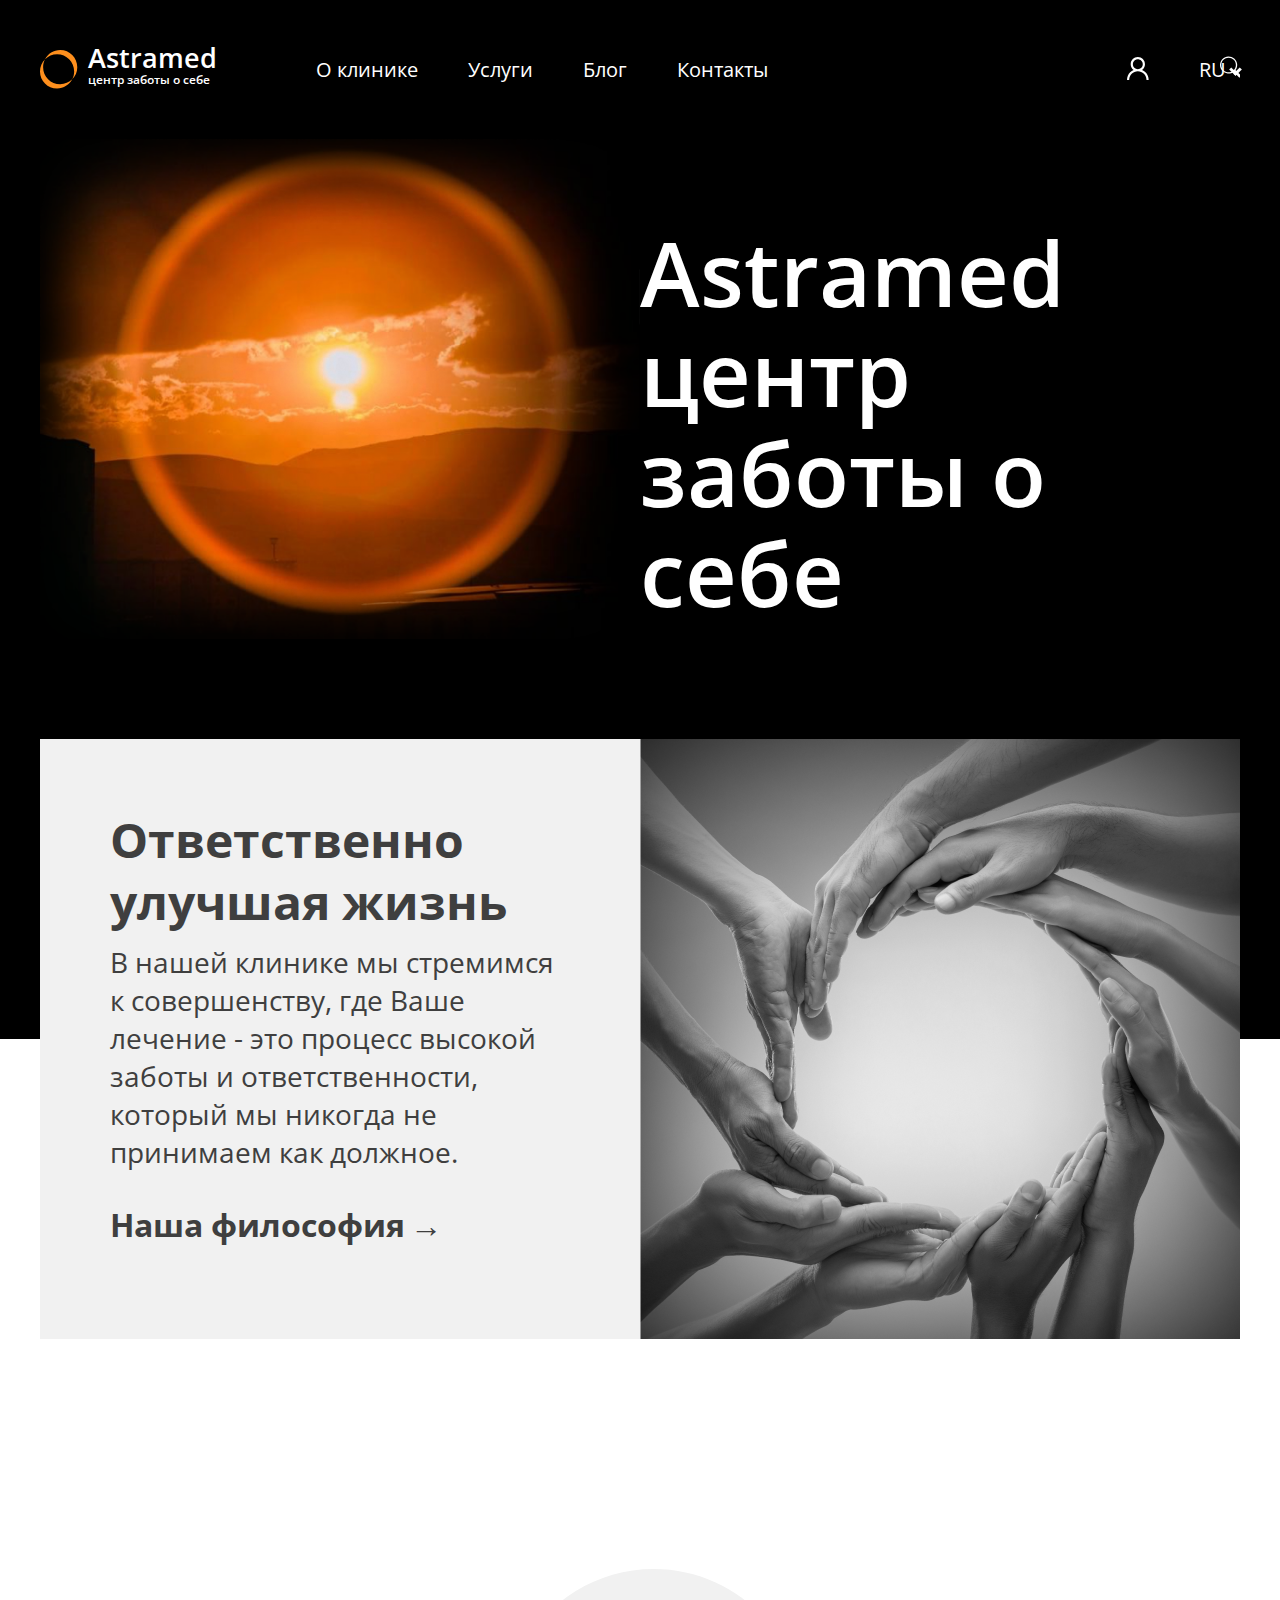
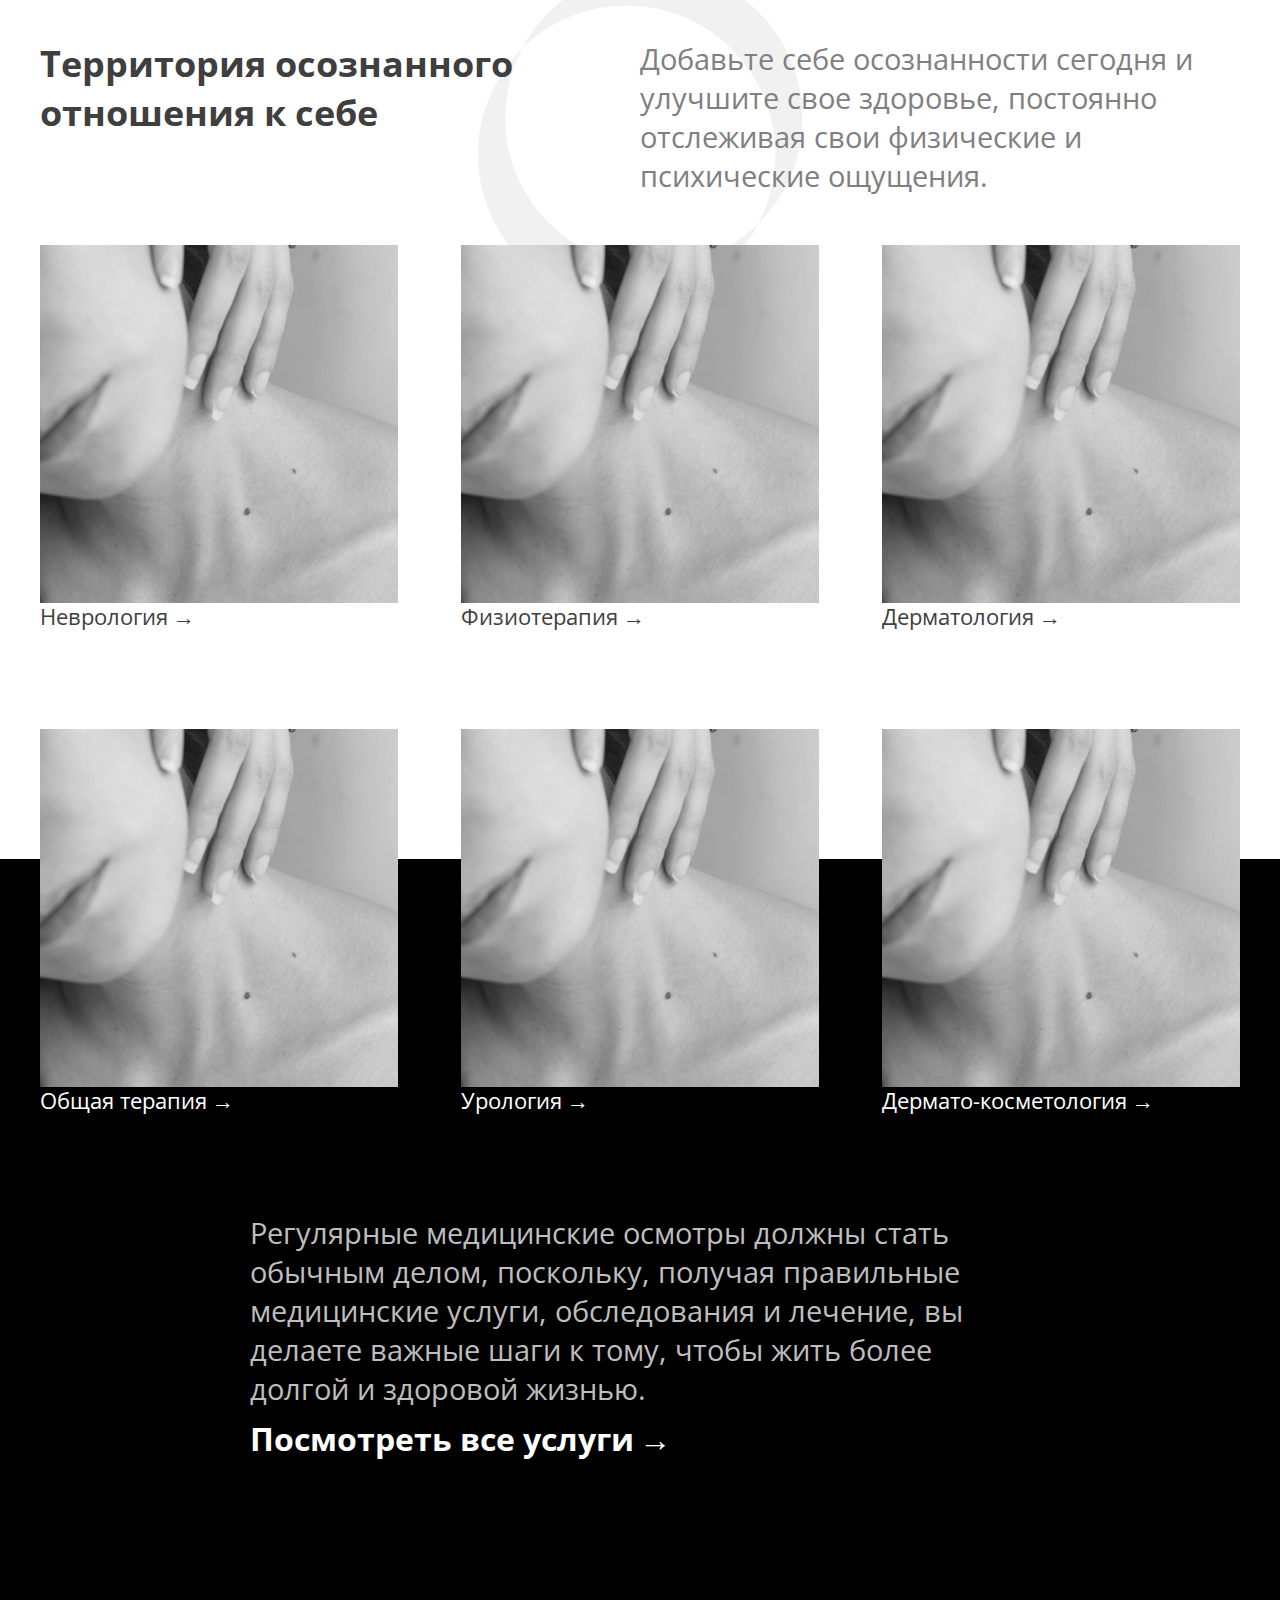
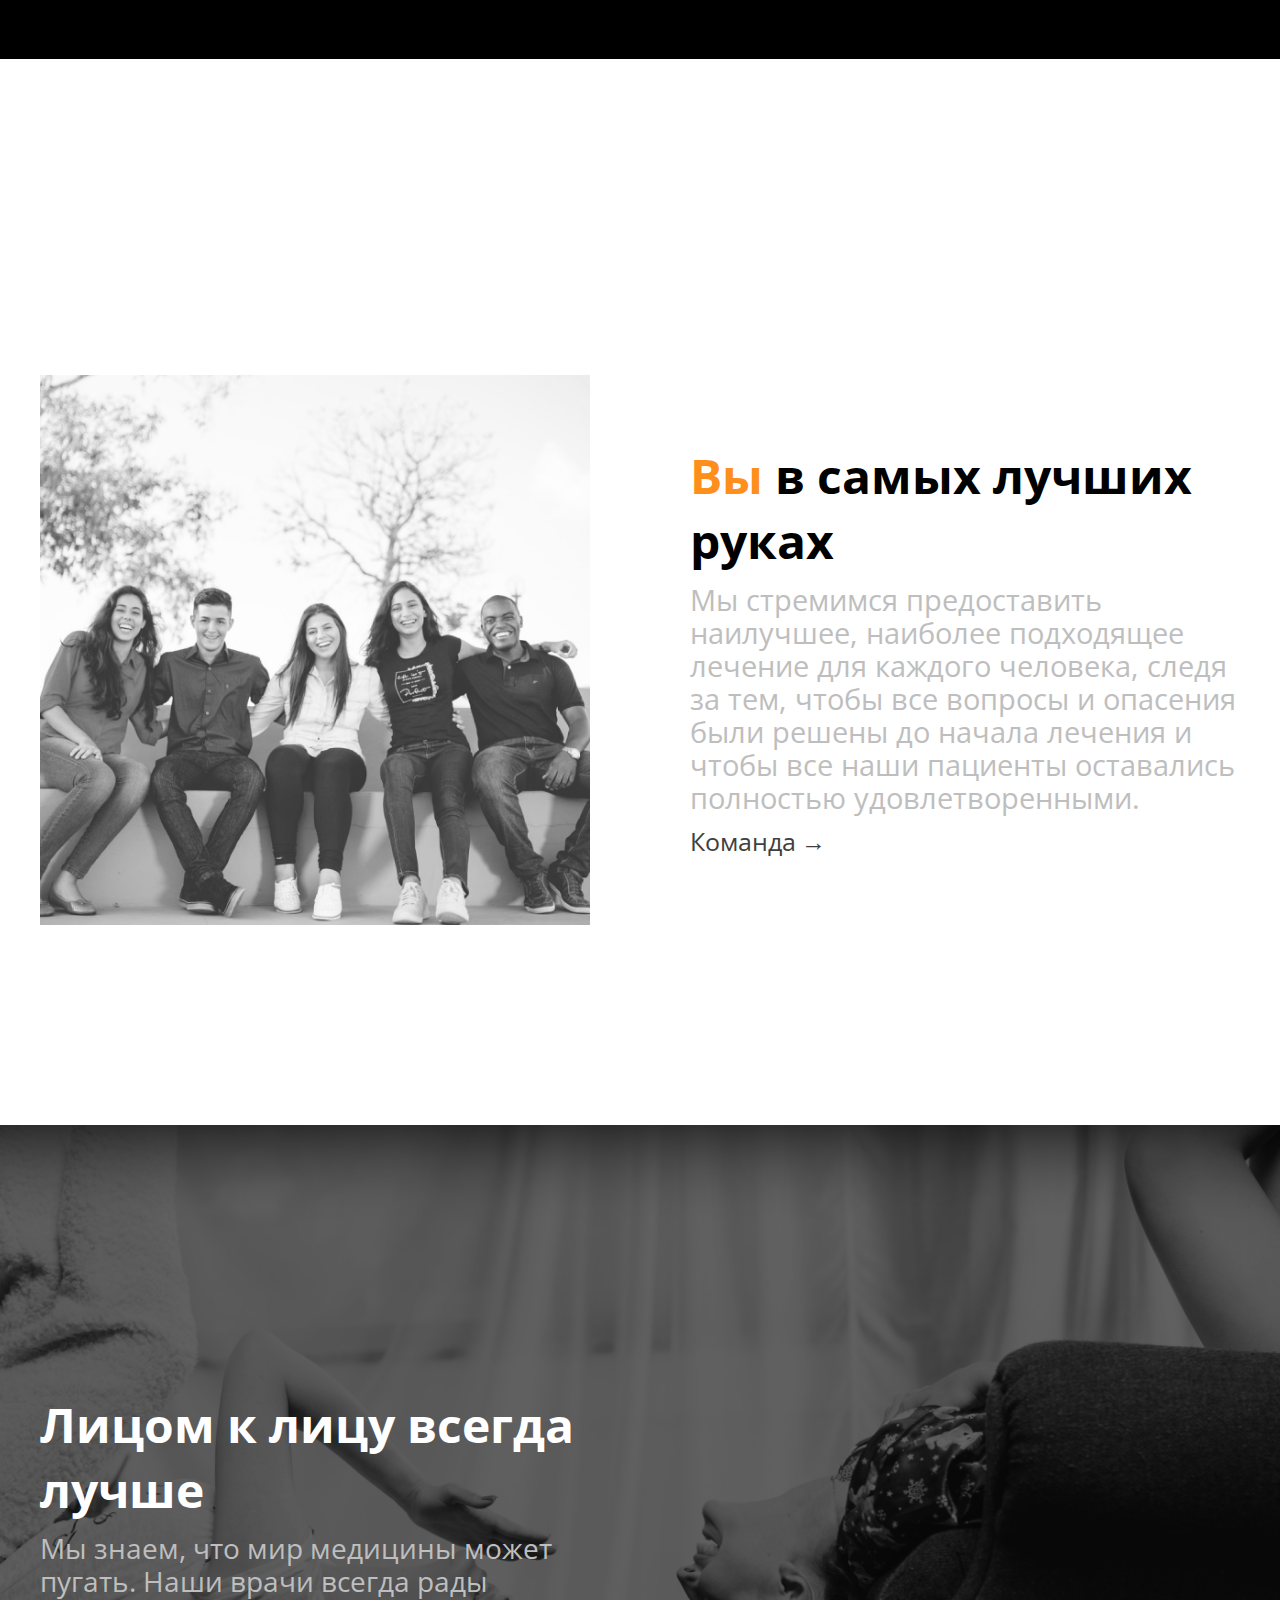
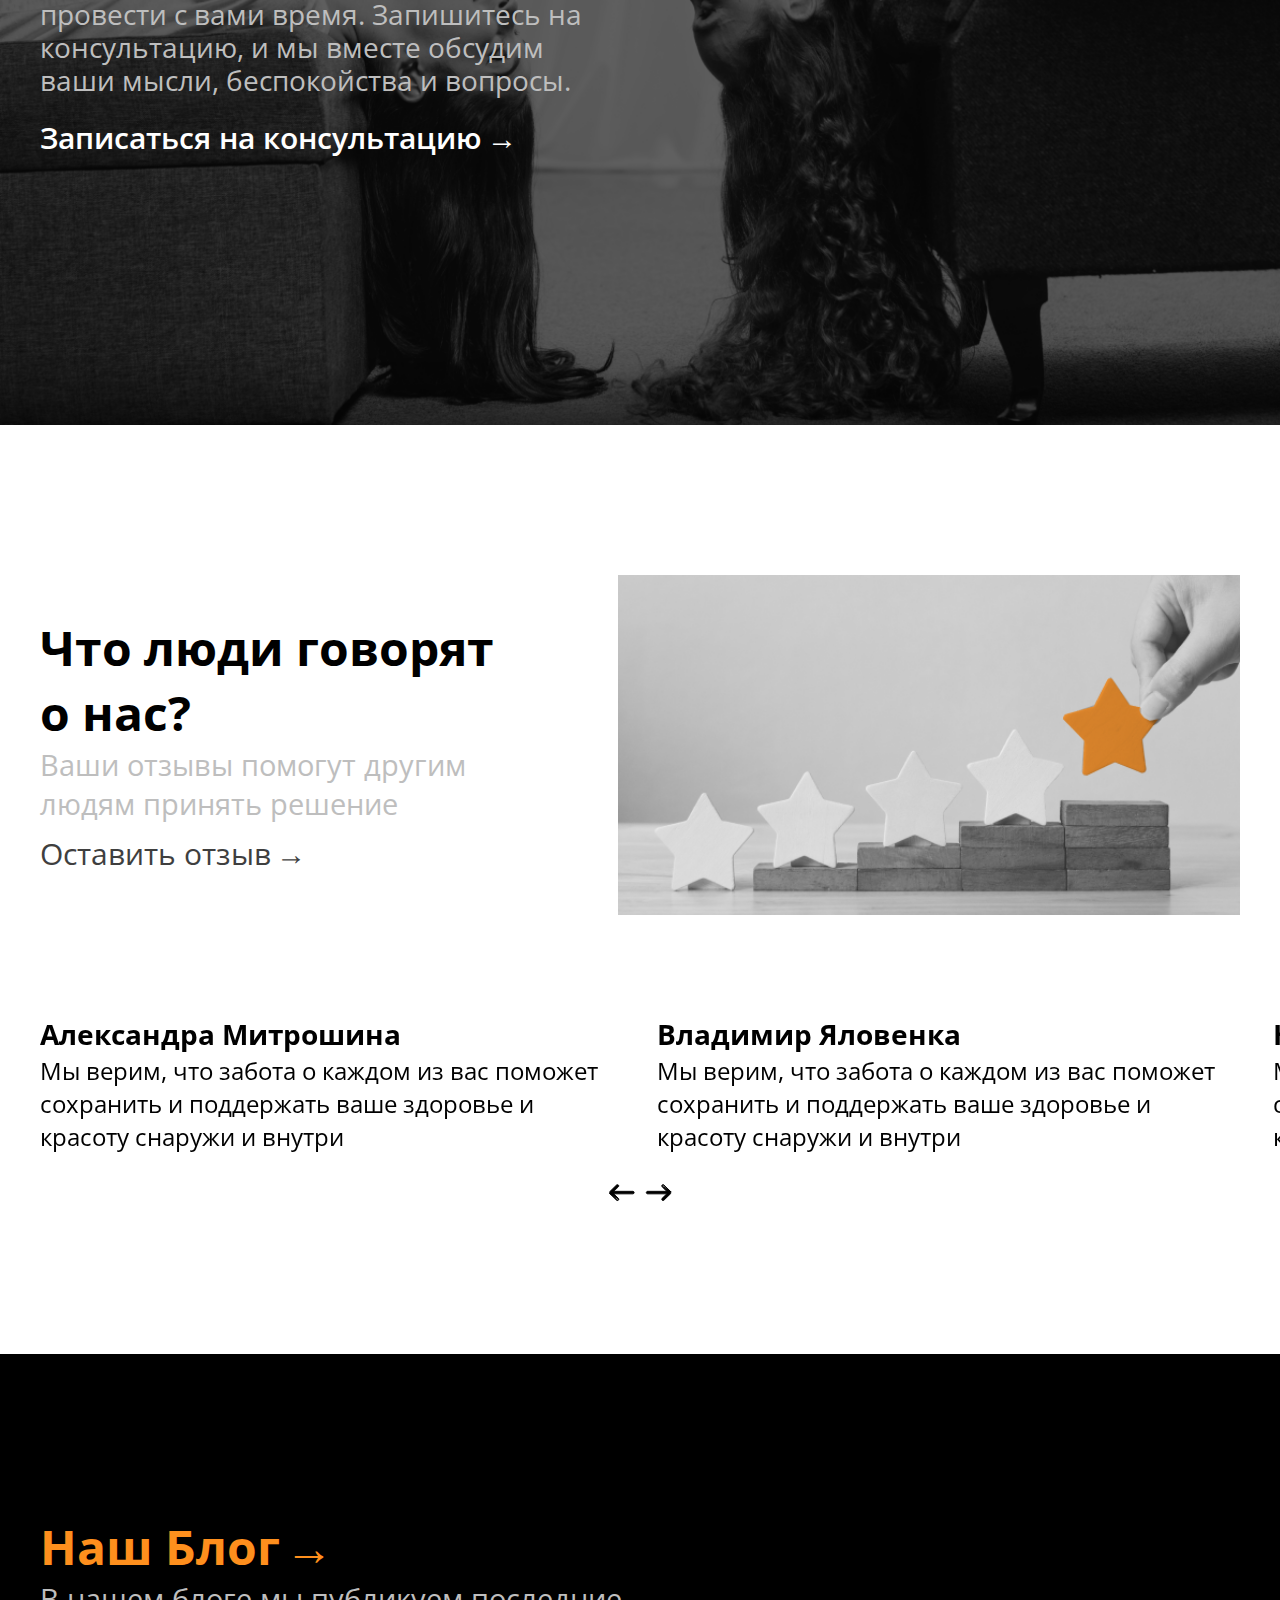
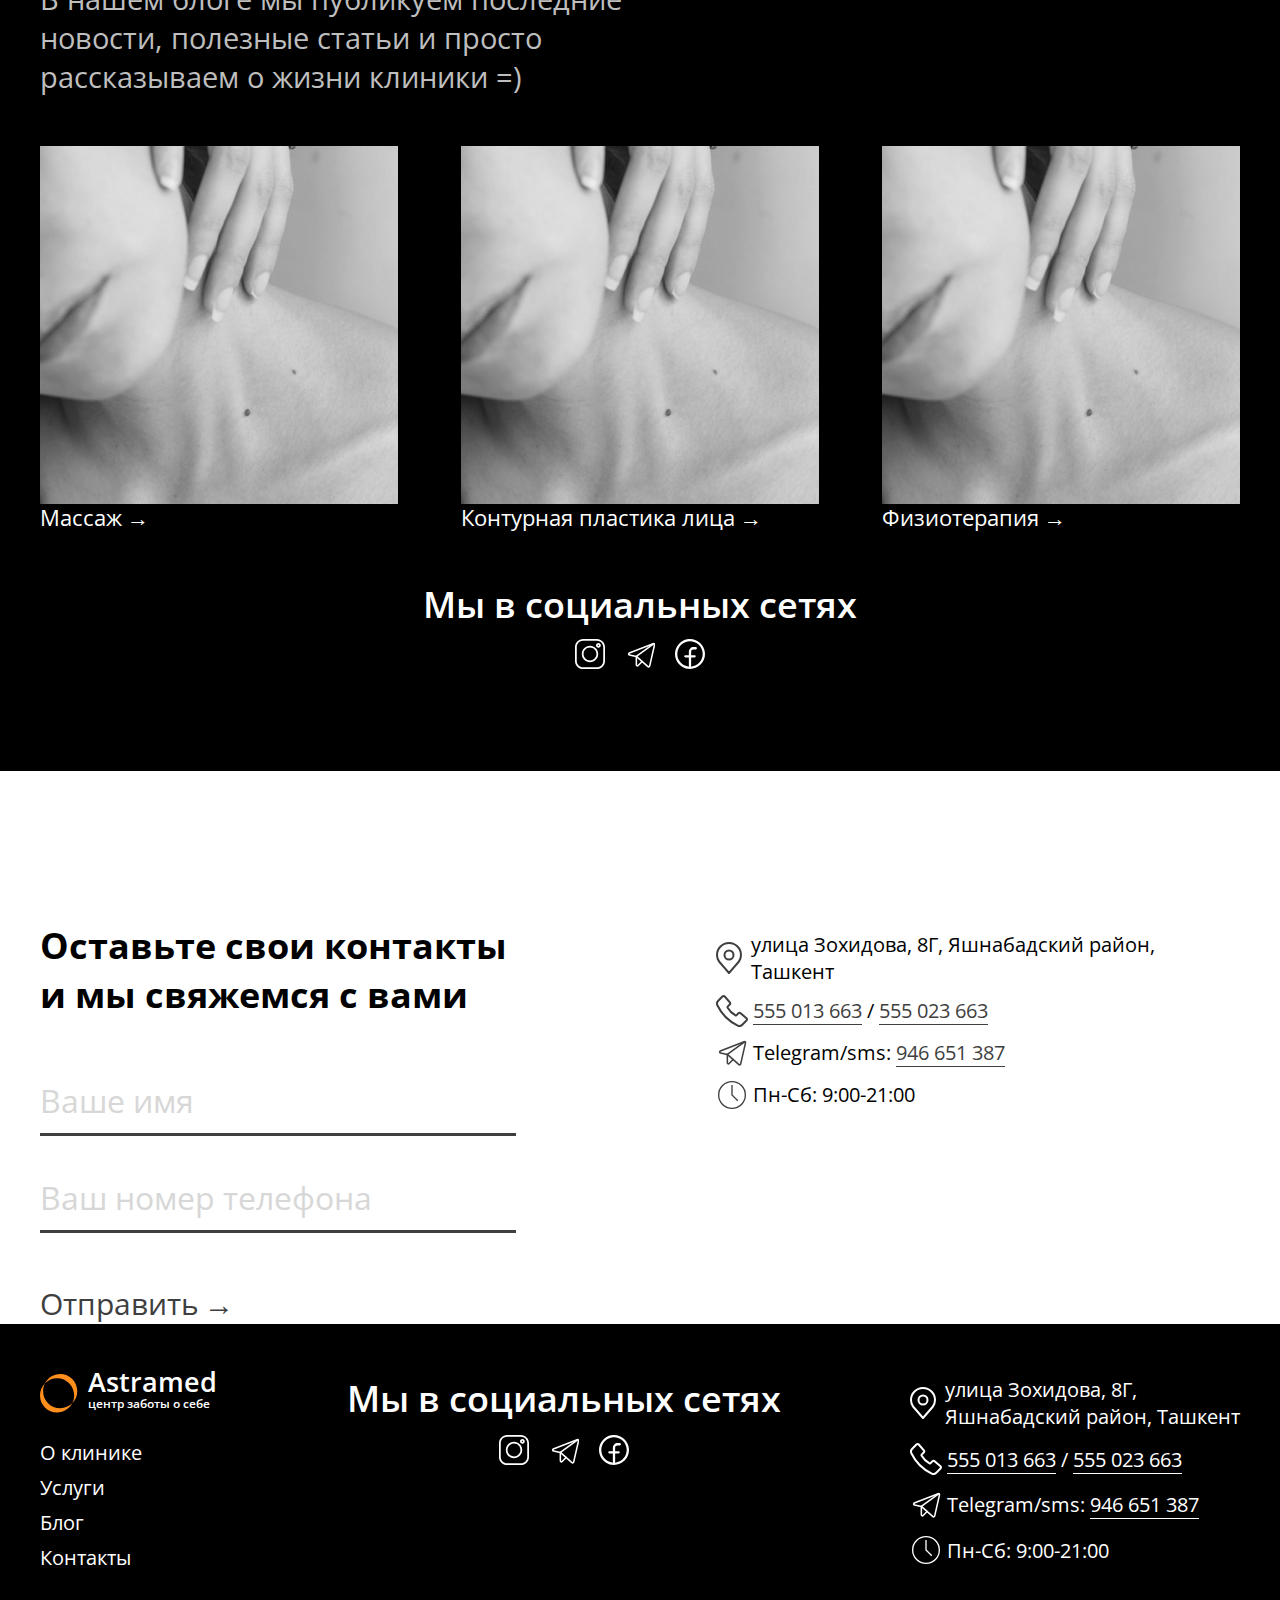
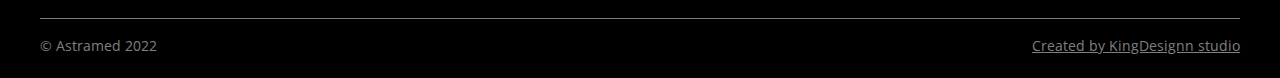
<file: index.html>
<!DOCTYPE html>
<html lang="ru">
<head>
    <meta charset="UTF-8">
    <meta http-equiv="X-UA-Compatible" content="IE=edge">
    <meta name="viewport" content="width=device-width, initial-scale=1.0">
    <title>Astramed Clinic</title>

    <link rel="stylesheet" href="https://unpkg.com/swiper/swiper-bundle.min.css"/>
    <link rel="stylesheet" href="https://cdnjs.cloudflare.com/ajax/libs/animate.css/4.1.1/animate.min.css"/>
    <link rel="stylesheet" href="css/reset.css">
    <link rel="stylesheet" href="css/main.css">
    <link rel="stylesheet" href="css/adaptive.css">
    <link rel="shortcut icon" href="img/logo.svg">
</head>
<body class="body">
    <header class="header">
        <div class="header__container container">
            <nav class="header__nav">
                <a href="/" class="header__logo logo">
                    <img src="img/logo.svg" alt="Astramed" class="logo__img img">
                    <p class="logo__text">Astramed <br> <span>центр заботы о себе</span></p>
                </a>
                <div class="header__body">
                    <ul class="menu__list" id="menu__list">
                        <li class="menu__item">
                            <a href="about.html" class="header__link header__link">О клинике</a>
                        </li>
                        <li class="menu__item">
                            <a href="services.html" class="header__link">Услуги</a>
                        </li>
                        <li class="menu__item">
                            <a href="blog.html" class="header__link">Блог</a>
                        </li>
                        <li class="menu__item">
                            <a href="contacts.html" class="header__link">Контакты</a>
                        </li>
                    </ul>
                    <ul class="menu__icons">
                        <li class="menu__icon menu__icon-search">
                            <div class="search">
                                <svg class="search__icon svg">
                                    <use xlink:href="#search"></use>
                                </svg>
                                <div class="search__input">
                                    <input type="text" placeholder="Поиск..." id="mysearch">
                                </div>
                            </div>
                        </li>
                        <li class="menu__icon menu__profile">
                            <a href="profile.html" class="profile">
                                <svg class="profile__icon svg">
                                    <use xlink:href="#profile"></use>
                                </svg>
                            </a>
                        </li>
                        <li class="menu__icon">
                            <a href="" class="language">RU</a>
                        </li>
                    </ul>
                </div>
                <div class="menu__burger">
                    <span></span>
                </div>
            </nav>
            <div class="header__info">
                <img class="header__img img animate__animated animate__fadeIn wow" src="img/main.png" alt="Astramed sun">
                <h1 class=" header__title header__title-center animate__animated animate__fadeInUp animate__slow wow">Astramed центр заботы о себе</h1>
            </div>
        </div>
    </header>

    <section class="philosiphy">
        <div class="philosiphy__container container">
            <div class="philosiphy__text animate__animated animate__fadeInLeft animate__slow wow">
                <div>
                    <h2 class="philosiphy__title title">Ответственно улучшая жизнь</h2>
                    <p class="philosiphy__subtitle">В нашей клинике мы стремимся к совершенству, где Ваше лечение - это процесс высокой заботы и ответственности, который мы никогда не принимаем как должное.</p>
                </div>
                <a href="about.html" class="philosiphy__link link">Наша философия</a>
            </div>
            <img class="philosiphy__img img animate__animated animate__fadeInRight animate__slow wow" src="img/philosiphy.png" alt="Astramed sun">
        </div>
    </section>

    <section class="service">
        <div class="service__container container">
            <div class="service__top">
                <h2 class="service__title title">Территория осознанного отношения к себе</h2>
                <p class="service__subtitle">Добавьте себе осознанности сегодня и улучшите свое здоровье, постоянно отслеживая свои физические и психические ощущения.</p>
                <img src="img/bg_logo.svg" alt="Astramed" class="service__logo">
            </div>
            <div class="service__list">
                <div class="service__item animate__animated animate__fadeInUp animate__slow wow">
                    <a href="procedure.html" class="service__img">
                        <img src="img/service/massage.png" alt="service" class="img">
                    </a>
                    <a href="procedure.html" class="service__link link">Неврология</a>
                </div>
                <div class="service__item animate__animated animate__fadeInUp animate__slow wow">
                    <a href="therapy.html" class="service__img">
                        <img src="img/service/massage.png" alt="service" class="img">
                    </a>
                    <a href="therapy.html" class="service__link link">Физиотерапия</a>
                </div>
                <div class="service__item animate__animated animate__fadeInUp animate__slow wow">
                    <a href="procedure.html" class="service__img">
                        <img src="img/service/massage.png" alt="service" class="img">
                    </a>
                    <a href="procedure.html" class="service__link link">Дерматология</a>
                </div>
                <div class="service__item animate__animated animate__fadeInUp animate__slow wow">
                    <a href="procedure.html" class="service__img">
                        <img src="img/service/massage.png" alt="service" class="img">
                    </a> 
                    <a href="procedure.html" class="service__link link">Общая терапия</a>
                </div>
                <div class="service__item animate__animated animate__fadeInUp animate__slow wow">
                    <a href="procedure.html" class="service__img">
                        <img src="img/service/massage.png" alt="service" class="img">
                    </a>
                    <a href="procedure.html" class="service__link link">Урология</a>
                </div>
                <div class="service__item animate__animated animate__fadeInUp animate__slow wow">
                    <a href="procedure.html" class="service__img">
                        <img src="img/service/massage.png" alt="service" class="img">
                    </a>
                    <a href="procedure.html" class="service__link link">Дермато-косметология</a>
                </div>
            </div>
            <div class="service__bottom">
                <p class="service__text animate__animated animate__fadeIn animate__slow wow">Регулярные медицинские осмотры должны стать обычным делом, поскольку, получая правильные медицинские услуги, обследования и лечение, вы делаете важные шаги к тому, чтобы жить более долгой и здоровой жизнью.</p>
                <a href="services.html" class="service__bottom_link link animate__animated animate__fadeIn animate__slow wow">Посмотреть все услуги</a>
            </div>
        </div>
        <div class="service__black"></div>
    </section>

    <section class="team">
        <div class="team__container container">
            <div class="team__img">
                <img src="img/team.png" alt="Astramed team" class="img animate__animated animate__fadeInLeft animate__slow wow">
            </div>
            <div class="team__text">
                <h2 class="team__title animate__animated animate__fadeInRight animate__slow wow"> <span>Вы</span> в самых лучших руках</h2>
                <p class="team__subtitle animate__animated animate__fadeInRight animate__slow wow">Мы стремимся предоставить наилучшее, наиболее подходящее лечение для каждого человека, следя за тем, чтобы все вопросы и опасения были решены до начала лечения и чтобы все наши пациенты оставались полностью удовлетворенными.</p>
                <a href="team.html" class="team__link link animate__animated animate__fadeInUp animate__slow wow">Команда</a>
            </div>
        </div>
    </section>

    <section class="faceToFace">
        <div class="faceToFace__container container">
            <div class="faceToFace__text">
                <h2 class="faceToFace__title title animate__animated animate__fadeInLeft animate__slow wow">Лицом к лицу всегда лучше</h2>
                <p class="faceToFace__subtitle animate__animated animate__fadeInLeft animate__slow wow">Мы знаем, что мир медицины может пугать. Наши врачи всегда рады провести с вами время. Запишитесь на консультацию, и мы вместе обсудим ваши мысли, беспокойства и вопросы.</p>
                <a href="registration.html" class="faceToFace__link link animate__animated animate__fadeInLeft animate__slow wow">Записаться на консультацию</a>
            </div>
        </div>
    </section>

    <section class="feedback" >
        <div class="feedback__container container">
            <div class="feedback__top">
                <div class="feedback__text">
                    <h2 class="feedback__title animate__animated animate__fadeInLeft animate__slow wow">Что люди говорят о нас?</h2>
                    <p class="feedback__subtitle animate__animated animate__fadeInLeft animate__slow wow">Ваши отзывы помогут другим людям принять решение</p>
                    <a href="review.html" class="feedback__link link animate__animated animate__fadeInLeft animate__slow wow">Оставить отзыв</a>
                </div>
                <div class="feedback__img">
                    <img src="img/feedback.png" alt="Astramed feedback" class="img animate__animated animate__fadeInRight animate__slow wow">
                </div>
            </div>
            <div class="vlog3__carusel">
                <div class="swiper carusel__conteiner feedback__list">
                    <div class="swiper-wrapper">
                        <div class="swiper-slide">
                            <div class="vlog3__slide animate__animated animate__fadeInUp animate__slow wow">
                                <h3 class="feedback__name" >Александра Митрошина</h3>
                                <p class="feedback__feedback">Мы верим, что забота о каждом из вас поможет 
                                    сохранить и поддержать ваше здоровье и красоту снаружи и внутри</p>
                            </div>
                        </div>
                        <div class="swiper-slide">
                            <div class="vlog3__slide animate__animated animate__fadeInUp animate__slow wow">
                                <h3 class="feedback__name" >Владимир Яловенка</h3>
                                <p class="feedback__feedback">Мы верим, что забота о каждом из вас поможет 
                                    сохранить и поддержать ваше здоровье и красоту снаружи и внутри</p>
                            </div>
                        </div>
                        <div class="swiper-slide">
                            <div class="vlog3__slide animate__animated animate__fadeInUp animate__slow wow">
                                <h3 class="feedback__name" >Нуриддинова Нодира</h3>
                                <p class="feedback__feedback">Мы верим, что забота о каждом из вас поможет 
                                    сохранить и поддержать ваше здоровье и красоту снаружи и внутри</p>
                            </div>
                        </div>
                        <div class="swiper-slide">
                            <div class="vlog3__slide">
                                <h3 class="feedback__name animate__animated animate__fadeInUp animate__slow wow">Александра Митрошина</h3>
                                <p class="feedback__feedback">Мы верим, что забота о каждом из вас поможет 
                                    сохранить и поддержать ваше здоровье и красоту снаружи и внутри</p>
                            </div>
                        </div>
                        <div class="swiper-slide">
                            <div class="vlog3__slide">
                                <h3 class="feedback__name animate__animated animate__fadeInUp animate__slow wow">Студия дизайна</h3>
                                <p class="feedback__feedback">Мы верим, что забота о каждом из вас поможет 
                                    сохранить и поддержать ваше здоровье и красоту снаружи и внутри</p>
                            </div>
                        </div>
                    </div>
                </div>
                <div class="feedback__arrows">
                    <div class="prev__icon" tabindex="0" role="button" aria-label="Previous slide" aria-controls="swiper-wrapper-4fba5d552422b19a">
                        <svg width="27" height="19" viewBox="0 0 31 21" fill="none" xmlns="http://www.w3.org/2000/svg">
                            <path d="M6.59974 12.0705L28.5761 12.0705C28.9658 12.0705 29.3423 11.9201 29.6221 11.6481C29.9024 11.3757 30.0626 11.0031 30.0626 10.6115C30.0626 10.2199 29.9024 9.84729 29.6221 9.57485C29.3423 9.30289 28.9658 9.15254 28.5761 9.15254L6.59974 9.15254L11.9068 3.99576L11.9069 3.99571C12.1874 3.72304 12.3477 3.35014 12.3477 2.95821C12.3477 2.56627 12.1874 2.19337 11.9069 1.92071C11.6268 1.64852 11.25 1.49805 10.8599 1.49805C10.4699 1.49805 10.093 1.64851 9.81301 1.92071L1.93963 9.57355C1.93953 9.57365 1.93943 9.57374 1.93934 9.57384L1.93918 9.574L2.28927 9.93418C2.19761 10.023 2.12489 10.1286 2.07527 10.2448C2.02566 10.3611 2.00012 10.4857 2.00012 10.6115C2.00012 10.7373 2.02566 10.8619 2.07527 10.9782C2.12489 11.0944 2.19761 11.1999 2.28927 11.2888M6.59974 12.0705L1.93918 11.649L2.28927 11.2888M6.59974 12.0705L11.9068 17.2272L11.9069 17.2273C12.1874 17.4999 12.3477 17.8728 12.3477 18.2648C12.3477 18.6567 12.1874 19.0296 11.9069 19.3023C11.6268 19.5745 11.25 19.7249 10.8599 19.7249C10.4699 19.7249 10.093 19.5745 9.81301 19.3023L1.93963 11.6494M6.59974 12.0705L1.93963 11.6494M2.28927 11.2888L1.93963 11.6494M2.28927 11.2888L10.1631 18.9421C10.3479 19.1217 10.5986 19.2227 10.8599 19.2227C11.1213 19.2227 11.372 19.1217 11.5568 18.9421C11.7416 18.7625 11.8454 18.5188 11.8454 18.2648L1.93963 11.6494" fill="black" stroke="black" stroke-width="1.00459"></path>
                        </svg>
                    </div>
                    <div class="next__icon" tabindex="0" role="button" aria-label="Next slide" aria-controls="swiper-wrapper-4fba5d552422b19a">
                        <svg width="27" height="19" viewBox="0 0 31 21" fill="none" xmlns="http://www.w3.org/2000/svg">
                            <path d="M24.9607 9.15233H2.98436C2.59464 9.15233 2.21811 9.30267 1.93831 9.57464C1.65802 9.84707 1.49784 10.2197 1.49784 10.6113C1.49784 11.0029 1.65802 11.3755 1.93831 11.6479C2.21811 11.9199 2.59464 12.0702 2.98436 12.0702H24.9607L19.6536 17.227L19.6536 17.2271C19.373 17.4997 19.2127 17.8726 19.2127 18.2646C19.2127 18.6565 19.373 19.0294 19.6536 19.3021C19.9336 19.5743 20.3104 19.7247 20.7005 19.7247C21.0905 19.7247 21.4674 19.5743 21.7474 19.3021L29.6208 11.6492C29.6209 11.6491 29.621 11.649 29.6211 11.6489L29.6213 11.6488L29.2712 11.2886C29.3628 11.1997 29.4355 11.0942 29.4852 10.9779C29.5348 10.8617 29.5603 10.7371 29.5603 10.6113C29.5603 10.4854 29.5348 10.3608 29.4852 10.2446C29.4355 10.1284 29.3628 10.0228 29.2712 9.93396M24.9607 9.15233L29.6213 9.57378L29.2712 9.93396M24.9607 9.15233L19.6536 3.99555L19.6536 3.99549C19.373 3.72283 19.2127 3.34993 19.2127 2.95799C19.2127 2.56606 19.373 2.19316 19.6536 1.92049C19.9336 1.6483 20.3104 1.49783 20.7005 1.49783C21.0905 1.49783 21.4674 1.6483 21.7474 1.92049L29.6208 9.57334M24.9607 9.15233L29.6208 9.57334M29.2712 9.93396L29.6208 9.57334M29.2712 9.93396L21.3973 2.28068C21.2125 2.10104 20.9619 2.00012 20.7005 2.00012C20.4391 2.00012 20.1885 2.10104 20.0037 2.28068C19.8188 2.46031 19.715 2.70395 19.715 2.95799L29.6208 9.57334" fill="black" stroke="black" stroke-width="1.00459"></path>
                        </svg>   
                    </div>
                </div>
            </div>
        </div>
    </section>

    <section class="blog width100vh">
        <div class="blog__container container">
            <div class="blog__text">
                <a href="blog.html" class="blog__title link animate__animated animate__fadeInLeft animate__slow wow">Наш Блог</a>
                <p class="blog__subtitle animate__animated animate__fadeInLeft animate__slow wow">В нашем блоге мы публикуем последние новости, полезные статьи и просто рассказываем о жизни клиники =)</p>
            </div>
            <div class="blog__list">
                <div class="blog__item animate__animated animate__fadeInUp animate__slow wow">
                    <a href="post.html" class="service__img">
                        <img src="img/service/massage.png" alt="service" class="img">
                    </a>
                    <a href="post.html" class="service__link link colorWhite">Массаж</a>
                </div>
                <div class="blog__item animate__animated animate__fadeInUp animate__slow wow">
                    <a href="post.html" class="service__img">
                        <img src="img/service/massage.png" alt="service" class="img">
                    </a>
                    <a href="post.html" class="service__link link colorWhite">Контурная пластика лица</a>
                </div>
                <div class="blog__item animate__animated animate__fadeInUp animate__slow wow">
                    <a href="post.html" class="service__img">
                        <img src="img/service/massage.png" alt="service" class="img">
                    </a>
                    <a href="post.html" class="service__link link colorWhite">Физиотерапия</a>
                </div>
            </div>
            <div class="blog__social social animate__animated animate__fadeInUp animate__slow wow">
                <h3 class="social__title">Мы в социальных сетях</h3>
                <div class="social__list">
                    <div class="social__item">
                        <a href="https://www.instagram.com/astramed_clinic_uzbekistan/">
                            <svg class="instagram__icon svg">
                                <use xlink:href="#instagram"></use>
                            </svg>
                        </a>
                    </div>
                    <div class="social__item">
                        <a href="https://t.me/+998946651387" class="whiteStroke">
                            <svg class="instagram__icon svg">
                                <use xlink:href="#telegram"></use>
                            </svg> 
                        </a>
                    </div>
                    <div class="social__item">
                        <a href="https://www.facebook.com/astramedclinic2021/">
                            <svg class="instagram__icon svg">
                                <use xlink:href="#facebook"></use>
                            </svg>
                        </a>
                    </div>
                </div>
            </div>
        </div>
    </section>

    <section class="contacts">
        <div class="contacts__container container">
            <div class="contacts__form form animate__animated animate__fadeInLeft animate__slow wow">
                <h3 class="form__title">Оставьте свои контакты <br> и мы свяжемся с вами</h3>
                <input type="text" class="form__input" placeholder="Ваше имя">
                <input type="text" class="form__input" placeholder="Ваш номер телефона">
                <a href="#" action="#" class="form__button link">Отправить</a>
            </div>
            <div class="contacts__map animate__animated animate__fadeInRight animate__slow wow">
                <div class="map">
                    <script type="text/javascript" charset="utf-8" async src="https://api-maps.yandex.ru/services/constructor/1.0/js/?um=constructor%3A6106813e0c623a09fa05d0f2461b66adbe20ec7c14f4051e32ecbde722440910&amp;width=100%25&amp;height=400&amp;lang=ru_RU&amp;scroll=true" alt="Map"></script>
                </div>
                <div class="map__text">
                    <div class="map__info">
                        <svg class="location__icon svg">
                            <use xlink:href="#location"></use>
                        </svg>
                        улица Зохидова, 8Г, Яшнабадский район, Ташкент
                    </div>
                    <div class="map__info">
                        <svg class="phone__icon svg">
                            <use xlink:href="#phone"></use>
                        </svg>
                        <div class="map__info">
                            <a class="tel" href="tel: 555 013 663">555 013 663</a> / 
                            <a class="tel" href="tel: 555 023 663">555 023 663</a>
                        </div>
                    </div>
                    <div class="map__info">
                        <svg class="phone__icon svg">
                            <use xlink:href="#telegram"></use>
                        </svg> 
                            Telegram/sms: <a href="https://t.me/+998946651387">946 651 387</a>
                    </div>
                    <div class="map__info">
                        <svg class="phone__icon svg">
                            <use xlink:href="#time"></use>
                        </svg>
                        Пн-Сб: 9:00-21:00
                    </div>
                </div>
            </div>
        </div>
    </section>

    <footer class="footer">
        <div class="footer__container container">
            <nav class="footer__nav">
                <a href="/" class="header__logo logo header__logo-footer">
                    <img src="img/logo.svg" alt="Astramed" class="logo__img img">
                    <p class="logo__text">Astramed <br> <span>центр заботы о себе</span></p>
                </a>
                <ul class="menu__list-footer">
                    <li class="menu__item">
                        <a href="about.html">О клинике</a>
                    </li>
                    <li class="menu__item">
                        <a href="services.html">Услуги</a>
                    </li>
                    <li class="menu__item">
                        <a href="blog.html">Блог</a>
                    </li>
                    <li class="menu__item">
                        <a href="contacts.html">Контакты</a>
                    </li>
                </ul>
            </nav>
            <div class="blog__social social blog__social-footer">
                <h3 class="social__title social__title-footer">Мы в социальных сетях</h3>
                <div class="social__list social__list-footer">
                    <div class="social__item">
                        <a href="https://www.instagram.com/astramed_clinic_uzbekistan/">
                            <svg class="instagram__icon svg">
                                <use xlink:href="#instagram"></use>
                            </svg>
                        </a>
                    </div>
                    <div class="social__item">
                        <a href="https://t.me/+998946651387" class="whiteStroke">
                            <svg class="instagram__icon svg">
                                <use xlink:href="#telegram"></use>
                            </svg> 
                        </a>
                    </div>
                    <div class="social__item">
                        <a href="https://www.facebook.com/astramedclinic2021/">
                            <svg class="instagram__icon svg">
                                <use xlink:href="#facebook"></use>
                            </svg>
                        </a>
                    </div>
                </div>
            </div>
            <div class="map__text footer__text">
                <div class="map__info map__info-footer">
                    <svg class="location__icon svg location__icon-footer">
                        <use xlink:href="#location"></use>
                    </svg>
                    улица Зохидова, 8Г, <br> Яшнабадский район, Ташкент</div>
                <div class="map__info map__info-footer">
                    <svg class="phone__icon svg phone__icon-footer">
                        <use xlink:href="#phone"></use>
                    </svg>
                    <div class="map__info_footer menu__item colorWhite">
                        <a href="tel: 555 013 663">555 013 663</a> / 
                        <a href="tel: 555 023 663">555 023 663</a>
                    </div>
                </div>
                <div class="map__info map__info-footer">
                    <svg class="phone__icon svg phone__icon-footer">
                        <use xlink:href="#telegram"></use>
                    </svg>
                    <div class="map__info_footer menu__item colorWhite">
                        Telegram/sms: <a href="https://t.me/+998946651387">946 651 387</a>
                    </div>
                </div>
                <div class="map__info map__info-footer">
                    <svg class="phone__icon svg phone__icon-footer">
                        <use xlink:href="#time"></use>
                    </svg>
                    Пн-Сб: 9:00-21:00
                </div>
            </div>
        </div>
        <div class="footer__copyright">
            <div class="copyrighy__container container">
                <p class="copyrighy__asyramed">© Astramed 2022</p>
                <a href="https://kingdesignn.ru/" class="created__kingdesignn">Created by KingDesignn studio</a>
            </div>
        </div>
    </footer>


    <!-- Иконки -->
    <svg display="none">
        <symbol width="22" height="22" id="search" viewBox="0 0 26 25">
            <path d="M18.3502 16.1613C19.8633 14.0965 20.541 11.5366 20.2477 8.99358C19.9544 6.4506 18.7118 4.11212 16.7684 2.446C14.825 0.779875 12.3242 -0.0910236 9.76622 0.00753841C7.20828 0.1061 4.78187 1.16685 2.97244 2.97758C1.16301 4.78831 0.103993 7.21547 0.00726096 9.77348C-0.0894706 12.3315 0.783217 14.8317 2.45073 16.7739C4.11824 18.7161 6.45761 19.9571 9.0008 20.2485C11.544 20.54 14.1035 19.8605 16.1671 18.3459H16.1656C16.2125 18.4084 16.2625 18.4678 16.3187 18.5256L22.335 24.5418C22.628 24.835 23.0255 24.9999 23.44 25C23.8545 25.0001 24.2521 24.8356 24.5453 24.5426C24.8386 24.2496 25.0034 23.8521 25.0035 23.4376C25.0037 23.023 24.8391 22.6254 24.5461 22.3322L18.5299 16.316C18.474 16.2594 18.4139 16.2072 18.3502 16.1597V16.1613ZM18.7533 10.1544C18.7533 11.2831 18.531 12.4007 18.0991 13.4434C17.6672 14.4862 17.0341 15.4336 16.236 16.2317C15.4379 17.0298 14.4905 17.6629 13.4477 18.0948C12.405 18.5267 11.2874 18.749 10.1587 18.749C9.03004 18.749 7.91243 18.5267 6.86968 18.0948C5.82693 17.6629 4.87946 17.0298 4.08138 16.2317C3.28329 15.4336 2.65021 14.4862 2.21829 13.4434C1.78637 12.4007 1.56406 11.2831 1.56406 10.1544C1.56406 7.87496 2.46957 5.68888 4.08138 4.07708C5.69318 2.46527 7.87926 1.55977 10.1587 1.55977C12.4381 1.55977 14.6242 2.46527 16.236 4.07708C17.8478 5.68888 18.7533 7.87496 18.7533 10.1544Z"/>
        </symbol>
        <symbol width="22" height="23" viewBox="0 0 24 25" id="profile">
            <path d="M22.6951 20.402C22.1026 18.9987 21.2429 17.7239 20.1637 16.6489C19.0878 15.5707 17.8133 14.7111 16.4105 14.1175C16.398 14.1112 16.3854 14.108 16.3728 14.1018C18.3295 12.6884 19.6015 10.3863 19.6015 7.78894C19.6015 3.48618 16.1153 0 11.8125 0C7.50978 0 4.0236 3.48618 4.0236 7.78894C4.0236 10.3863 5.29558 12.6884 7.25224 14.1049C7.23968 14.1112 7.22712 14.1143 7.21455 14.1206C5.80752 14.7142 4.54495 15.5653 3.46141 16.652C2.38324 17.7279 1.52361 19.0024 0.930004 20.4052C0.346845 21.7784 0.0323342 23.2508 0.00349651 24.7425C0.00265824 24.776 0.00853772 24.8093 0.0207887 24.8405C0.0330396 24.8718 0.0514141 24.9002 0.0748294 24.9242C0.0982447 24.9482 0.126227 24.9673 0.157128 24.9803C0.188028 24.9933 0.221222 25 0.254753 25H2.13917C2.27737 25 2.38729 24.8901 2.39043 24.755C2.45325 22.3304 3.42686 20.0597 5.14797 18.3386C6.92875 16.5578 9.2937 15.5779 11.8125 15.5779C14.3314 15.5779 16.6963 16.5578 18.4771 18.3386C20.1982 20.0597 21.1718 22.3304 21.2347 24.755C21.2378 24.8932 21.3477 25 21.4859 25H23.3703C23.4039 25 23.4371 24.9933 23.468 24.9803C23.4989 24.9673 23.5268 24.9482 23.5503 24.9242C23.5737 24.9002 23.592 24.8718 23.6043 24.8405C23.6165 24.8093 23.6224 24.776 23.6216 24.7425C23.5902 23.2412 23.2793 21.7808 22.6951 20.402ZM11.8125 13.191C10.371 13.191 9.01418 12.6288 7.99345 11.608C6.97272 10.5873 6.41053 9.23053 6.41053 7.78894C6.41053 6.34736 6.97272 4.99058 7.99345 3.96985C9.01418 2.94912 10.371 2.38693 11.8125 2.38693C13.2541 2.38693 14.6109 2.94912 15.6316 3.96985C16.6524 4.99058 17.2146 6.34736 17.2146 7.78894C17.2146 9.23053 16.6524 10.5873 15.6316 11.608C14.6109 12.6288 13.2541 13.191 11.8125 13.191Z" fill="white"/>
        </symbol>
        <symbol width="30" height="30" viewBox="0 0 30 30" id="instagram">
            <path d="M21.8792 0H8.12071C3.64288 0 0 3.64288 0 8.12071V21.8795C0 26.3571 3.64288 29.9999 8.12071 29.9999H21.8795C26.3571 29.9999 29.9999 26.3571 29.9999 21.8795V8.12071C29.9999 3.64288 26.3571 0 21.8792 0V0ZM28.2412 21.8795C28.2412 25.3873 25.3873 28.2412 21.8792 28.2412H8.12071C4.61265 28.2412 1.75872 25.3873 1.75872 21.8795V8.12071C1.75872 4.61265 4.61265 1.75872 8.12071 1.75872H21.8795C25.3873 1.75872 28.2412 4.61265 28.2412 8.12071V21.8795Z"/>
            <path d="M15 6.79688C10.4768 6.79688 6.79712 10.4766 6.79712 14.9998C6.79712 19.5229 10.4768 23.2026 15 23.2026C19.5232 23.2026 23.2029 19.5229 23.2029 14.9998C23.2029 10.4766 19.5232 6.79688 15 6.79688ZM15 21.4439C11.4468 21.4439 8.55584 18.5531 8.55584 14.9998C8.55584 11.4466 11.4468 8.5556 15 8.5556C18.5534 8.5556 21.4442 11.4466 21.4442 14.9998C21.4442 18.5531 18.5534 21.4439 15 21.4439Z"/>
            <path d="M23.399 3.88379C22.0623 3.88379 20.9751 4.9712 20.9751 6.30764C20.9751 7.64431 22.0623 8.73173 23.399 8.73173C24.7356 8.73173 25.823 7.64431 25.823 6.30764C25.823 4.97098 24.7356 3.88379 23.399 3.88379ZM23.399 6.97277C23.0323 6.97277 22.7338 6.67431 22.7338 6.30764C22.7338 5.94075 23.0323 5.64251 23.399 5.64251C23.7658 5.64251 24.0643 5.94075 24.0643 6.30764C24.0643 6.67431 23.7658 6.97277 23.399 6.97277Z"/>
        </symbol>
        <symbol width="30" height="30" viewBox="0 0 30 30" id="facebook">
            <path d="M30 15C30 12.0333 29.1203 9.13319 27.472 6.66645C25.8238 4.19971 23.4811 2.27713 20.7403 1.14181C17.9994 0.00649927 14.9834 -0.290551 12.0736 0.288227C9.16393 0.867006 6.49119 2.29562 4.3934 4.3934C2.29562 6.49119 0.867006 9.16393 0.288227 12.0736C-0.290551 14.9834 0.00649927 17.9994 1.14181 20.7403C2.27713 23.4811 4.19971 25.8238 6.66645 27.472C9.13319 29.1203 12.0333 30 15 30C18.9771 29.9962 22.7902 28.4146 25.6024 25.6024C28.4146 22.7902 29.9962 18.9771 30 15ZM16.1538 27.6346V18.4615H19.6154C19.9214 18.4615 20.2149 18.34 20.4313 18.1236C20.6477 17.9072 20.7692 17.6137 20.7692 17.3077C20.7692 17.0017 20.6477 16.7082 20.4313 16.4918C20.2149 16.2754 19.9214 16.1538 19.6154 16.1538H16.1538V12.6923C16.1538 12.0803 16.397 11.4933 16.8298 11.0605C17.2625 10.6278 17.8495 10.3846 18.4615 10.3846H20.7692C21.0753 10.3846 21.3687 10.2631 21.5851 10.0467C21.8015 9.83028 21.9231 9.53679 21.9231 9.23077C21.9231 8.92476 21.8015 8.63127 21.5851 8.41488C21.3687 8.19849 21.0753 8.07693 20.7692 8.07693H18.4615C17.2386 8.08073 16.0669 8.56822 15.2022 9.43294C14.3374 10.2977 13.85 11.4694 13.8462 12.6923V16.1538H10.3846C10.0786 16.1538 9.78512 16.2754 9.56873 16.4918C9.35234 16.7082 9.23077 17.0017 9.23077 17.3077C9.23077 17.6137 9.35234 17.9072 9.56873 18.1236C9.78512 18.34 10.0786 18.4615 10.3846 18.4615H13.8462V27.6346C10.5935 27.3377 7.58043 25.7982 5.43381 23.3365C3.28719 20.8747 2.17223 17.6802 2.32084 14.4173C2.46946 11.1545 3.87022 8.07455 6.23175 5.81814C8.59328 3.56173 11.7338 2.30256 15 2.30256C18.2662 2.30256 21.4067 3.56173 23.7683 5.81814C26.1298 8.07455 27.5305 11.1545 27.6792 14.4173C27.8278 17.6802 26.7128 20.8747 24.5662 23.3365C22.4196 25.7982 19.4065 27.3377 16.1538 27.6346Z" fill="white"/>
        </symbol>
        <symbol width="26" height="32" viewBox="0 0 26 32" id="location" fill="none">
            <path d="M13 17.5C15.4853 17.5 17.5 15.4853 17.5 13C17.5 10.5147 15.4853 8.5 13 8.5C10.5147 8.5 8.5 10.5147 8.5 13C8.5 15.4853 10.5147 17.5 13 17.5Z" stroke-width="2" stroke-linecap="round" stroke-linejoin="round"/>
            <path d="M13 1C9.8174 1 6.76516 2.26428 4.51472 4.51472C2.26428 6.76516 1 9.8174 1 13C1 15.838 1.603 17.695 3.25 19.75L13 31L22.75 19.75C24.397 17.695 25 15.838 25 13C25 9.8174 23.7357 6.76516 21.4853 4.51472C19.2348 2.26428 16.1826 1 13 1V1Z" stroke-width="2" stroke-linecap="round" stroke-linejoin="round"/>
        </symbol>
        <symbol width="32" height="32" viewBox="0 0 32 32" id="phone" fill="none">
            <path d="M13.8306 7.36113L8.75638 1.50398C8.17142 0.82902 7.09898 0.83202 6.41952 1.51298L2.24677 5.69323C1.00485 6.93665 0.649369 8.78304 1.36783 10.2635C5.66 19.1504 12.8272 26.3276 21.7081 30.6322C23.187 31.3507 25.0319 30.9952 26.2738 29.7518L30.4856 25.5325C31.168 24.8501 31.1695 23.7716 30.4886 23.1867L24.6089 18.1395C23.994 17.6115 23.0385 17.6805 22.4221 18.2985L20.3762 20.3473C20.2715 20.4571 20.1336 20.5295 19.9837 20.5533C19.8339 20.5772 19.6804 20.5512 19.5467 20.4793C16.2026 18.5536 13.4286 15.776 11.5072 12.4293C11.4353 12.2955 11.4092 12.1417 11.4331 11.9916C11.4569 11.8415 11.5293 11.7034 11.6392 11.5984L13.6791 9.557C14.2971 8.93603 14.3645 7.97609 13.8306 7.35963V7.36113Z" stroke-width="2" stroke-linecap="round" stroke-linejoin="round"/>
        </symbol>
        <symbol id="time" width="32px" height="32px" viewBox="0 0 24 24" aria-labelledby="timeIconTitle" stroke-width="1" stroke-linecap="square" stroke-linejoin="miter" fill="none" color="#000000"><circle cx="12" cy="12" r="10"/> <polyline points="12 5 12 12 16 16"/>
        </symbol>
        <symbol id="telegram" width="32px" height="32px" viewBox="0 0 248 248" fill="none">
            <path d="M88,134.9,177.9,214a8,8,0,0,0,13.1-4.2L228.6,45.6a8,8,0,0,0-10.7-9.2L33.3,108.9c-7.4,2.9-6.4,13.7,1.4,15.3Z" stroke-linecap="round" stroke-linejoin="round" stroke-width="12"/>
            <line x1="88" y1="134.9" x2="224.1" y2="36.6" stroke-linecap="round" stroke-linejoin="round" stroke-width="12"/>
            <path d="M132.9,174.4l-31.2,31.2A8,8,0,0,1,88,200V134.9" stroke-linecap="round" stroke-linejoin="round" stroke-width="12"/>
        </symbol>
    </svg>

    <script src="https://unpkg.com/swiper/swiper-bundle.min.js"></script>
    <script src="https://cdnjs.cloudflare.com/ajax/libs/wow/1.1.2/wow.min.js" integrity="sha512-Eak/29OTpb36LLo2r47IpVzPBLXnAMPAVypbSZiZ4Qkf8p/7S/XRG5xp7OKWPPYfJT6metI+IORkR5G8F900+g==" crossorigin="anonymous" referrerpolicy="no-referrer"></script>
    <script> new WOW().init(); </script>
    <script src="js/script.js"></script>
</body>
</html>
</file>
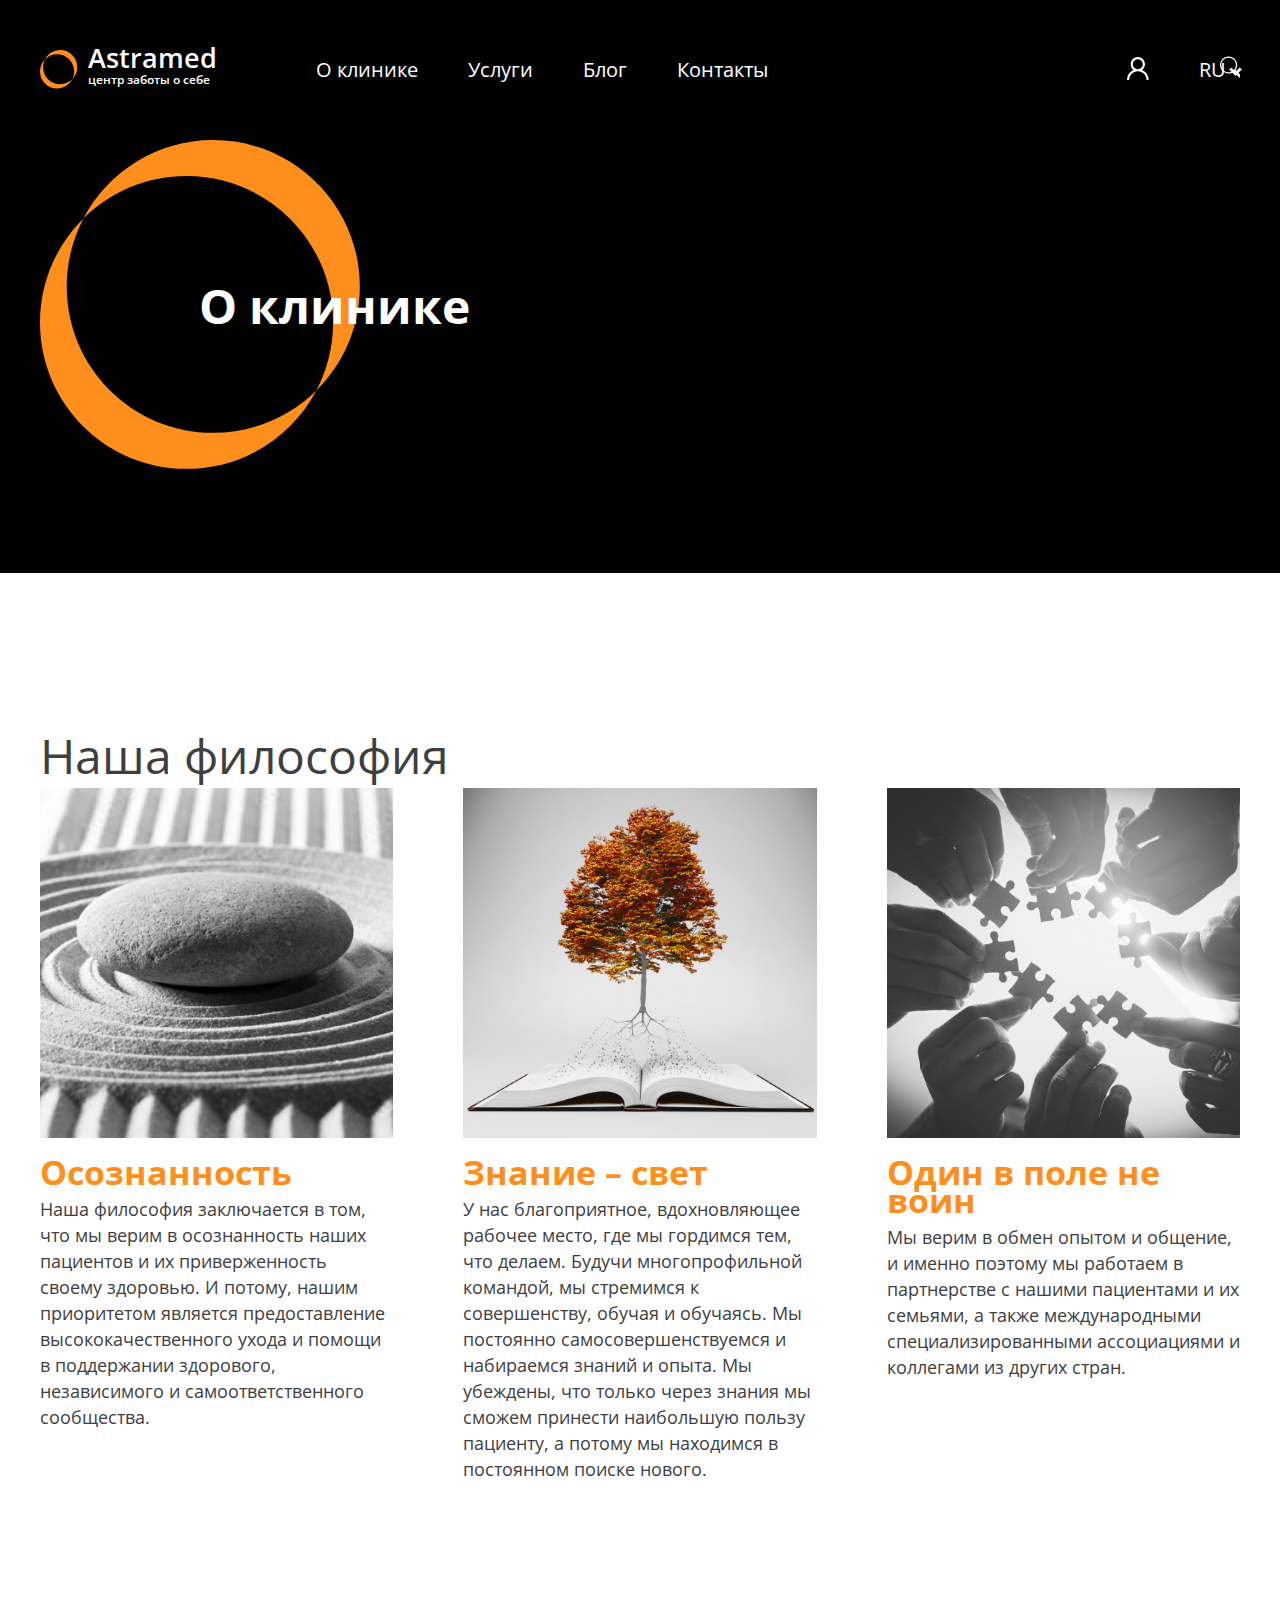
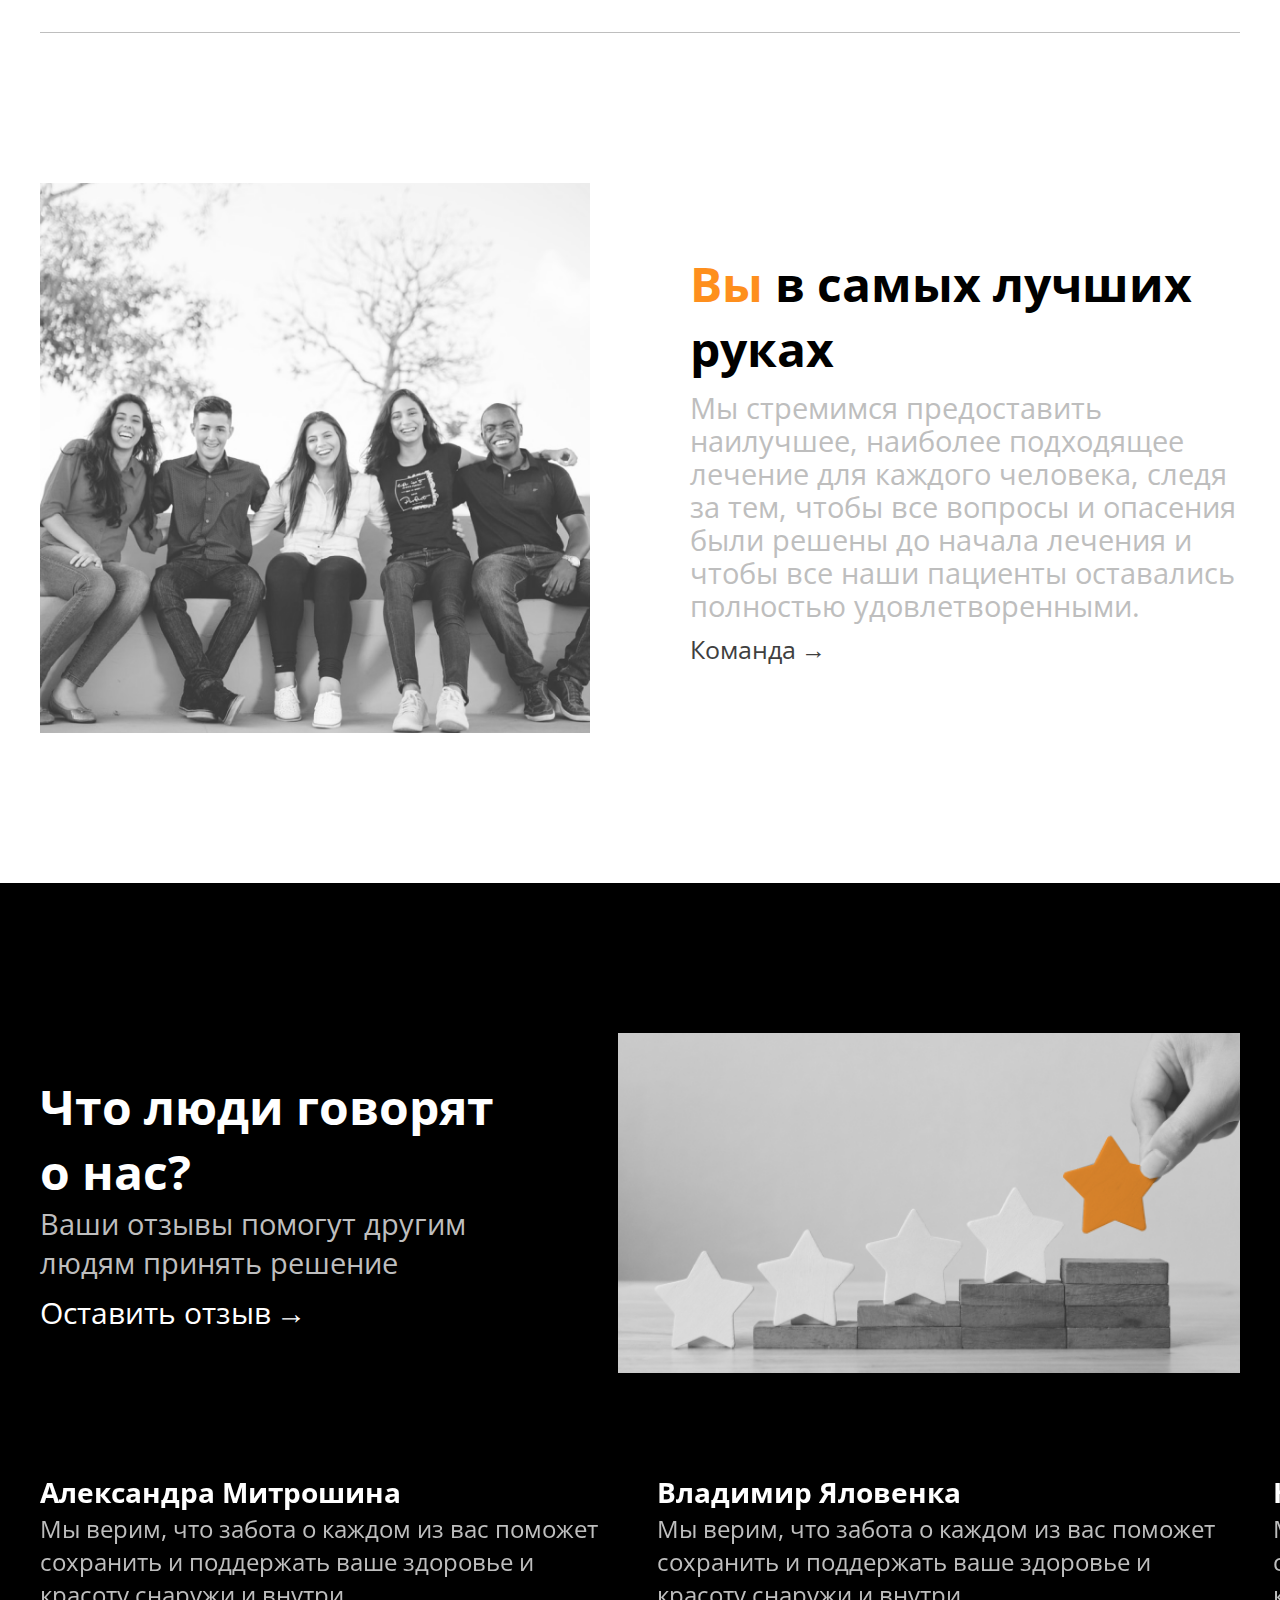
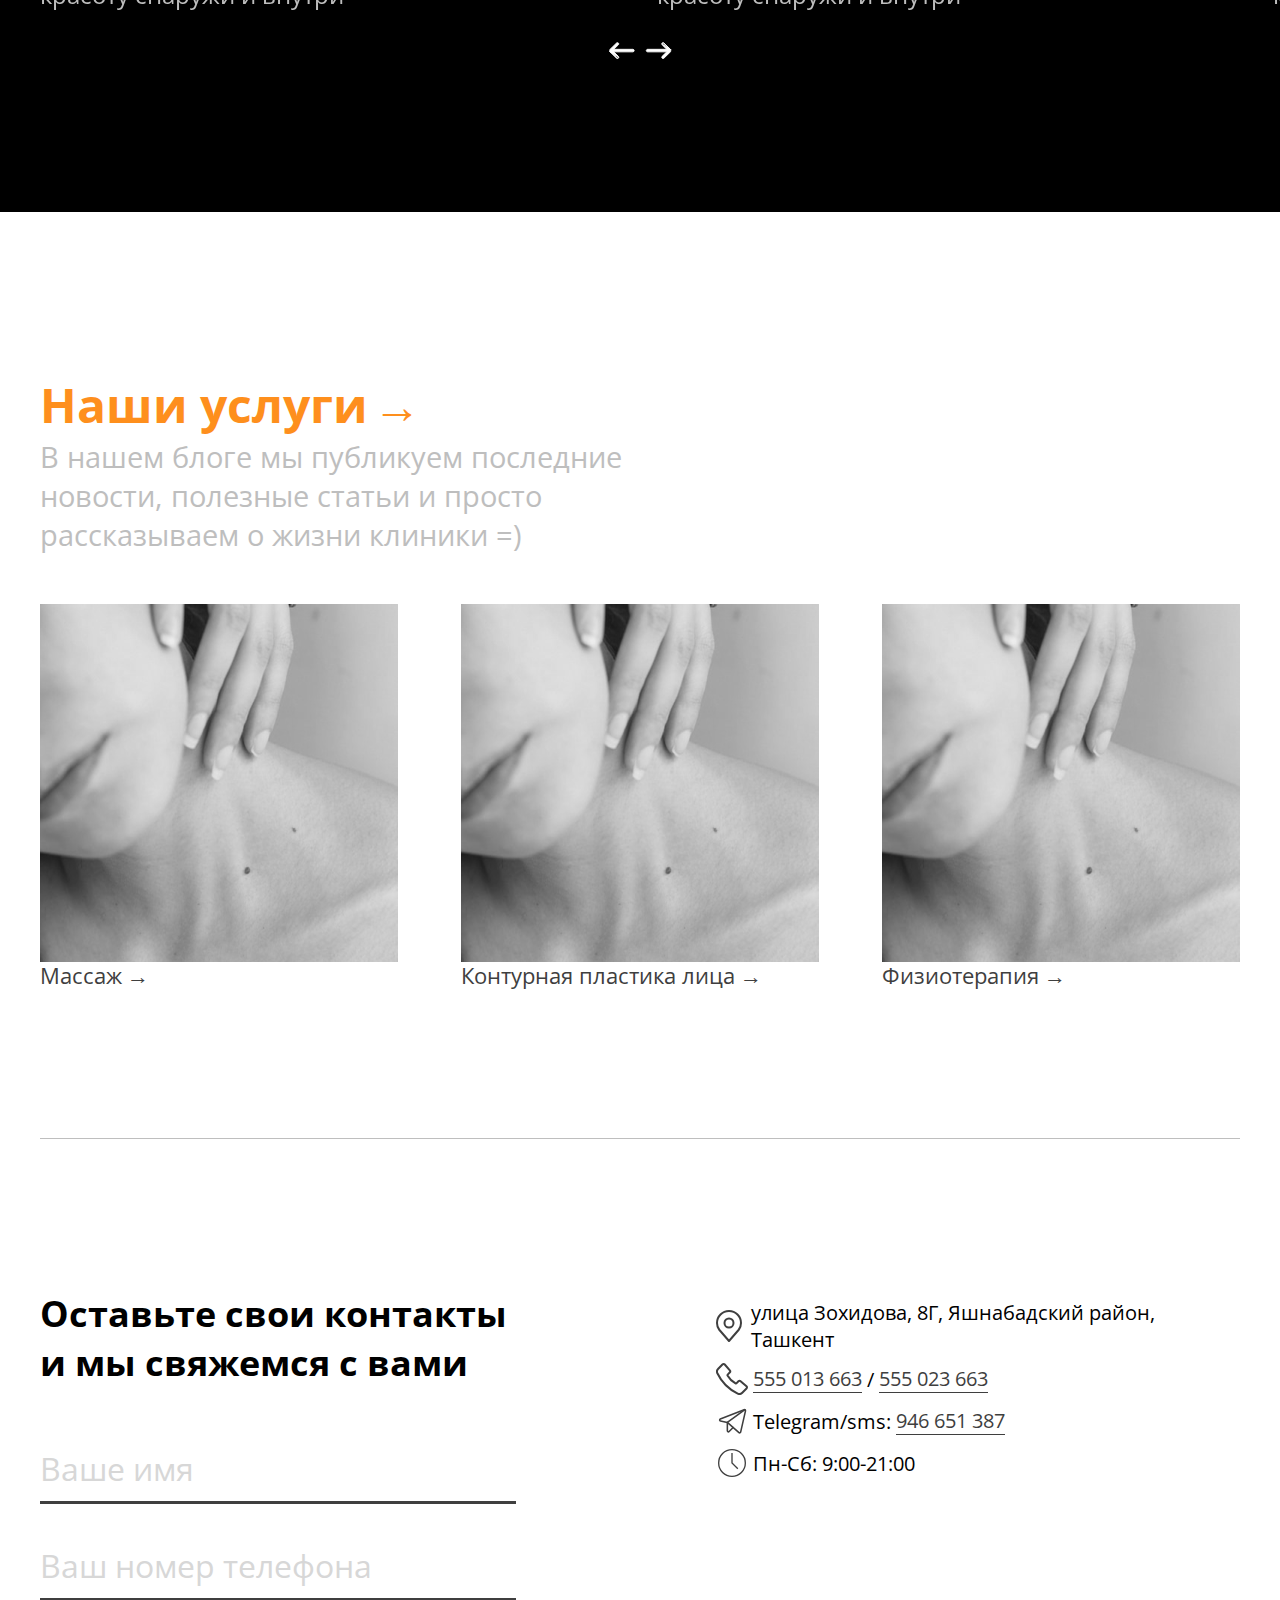
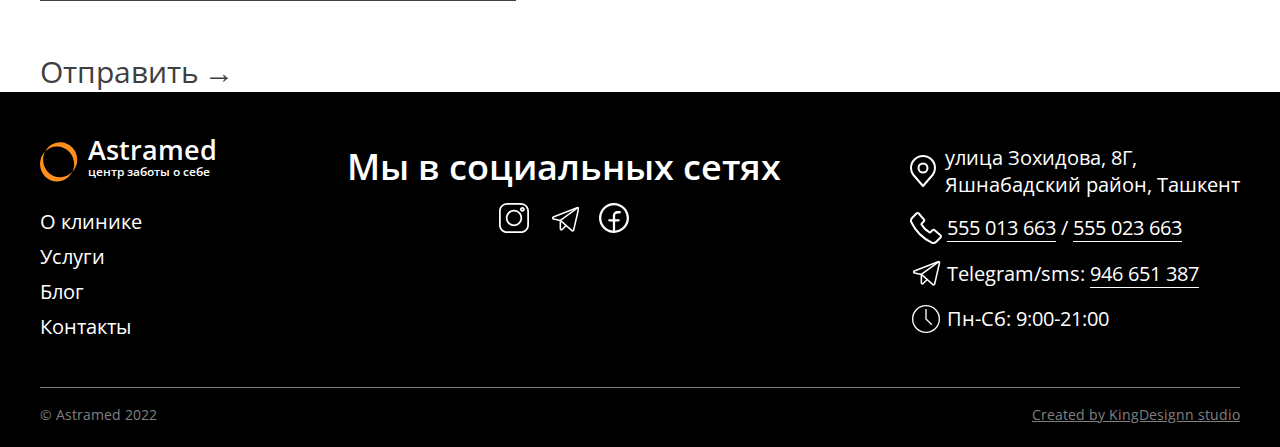
<file: about.html>
<!DOCTYPE html>
<html lang="ru">
<head>
    <meta charset="UTF-8">
    <meta http-equiv="X-UA-Compatible" content="IE=edge">
    <meta name="viewport" content="width=device-width, initial-scale=1.0">
    <title>Astramed Clinic</title>

    <link rel="stylesheet" href="https://unpkg.com/swiper/swiper-bundle.min.css"/>
    <link rel="stylesheet" href="https://cdnjs.cloudflare.com/ajax/libs/animate.css/4.1.1/animate.min.css"/>
    <link rel="stylesheet" href="css/reset.css">
    <link rel="stylesheet" href="css/main.css">
    <link rel="stylesheet" href="css/adaptive.css">
    <link rel="shortcut icon" href="img/logo.svg">
</head>
<body class="body">
    <header class="header header-half">
        <div class="header__container container">
            <nav class="header__nav">
                <a href="/" class="header__logo logo">
                    <img src="img/logo.svg" alt="Astramed" class="logo__img img">
                    <p class="logo__text">Astramed <br> <span>центр заботы о себе</span></p>
                </a>
                <div class="header__body">
                    <ul class="menu__list" id="menu__list">
                        <li class="menu__item">
                            <a href="about.html" class="header__link">О клинике</a>
                        </li>
                        <li class="menu__item">
                            <a href="services.html" class="header__link">Услуги</a>
                        </li>
                        <li class="menu__item">
                            <a href="blog.html" class="header__link">Блог</a>
                        </li>
                        <li class="menu__item">
                            <a href="contacts.html" class="header__link">Контакты</a>
                        </li>
                    </ul>
                    <ul class="menu__icons">
                        <li class="menu__icon menu__icon-search">
                            <div class="search">
                                <svg class="search__icon svg">
                                    <use xlink:href="#search"></use>
                                </svg>
                                <div class="search__input">
                                    <input type="text" placeholder="Поиск..." id="mysearch">
                                </div>
                            </div>
                        </li>
                        <li class="menu__icon menu__profile">
                            <a href="profile.html" class="profile">
                                <svg class="profile__icon svg">
                                    <use xlink:href="#profile"></use>
                                </svg>
                            </a>
                        </li>
                        <li class="menu__icon">
                            <a href="" class="language">RU</a>
                        </li>
                    </ul>
                </div>
                <div class="menu__burger">
                    <span></span>
                </div>
            </nav>
            <div class="header__title aboutHeader__title">
                <img src="img/logo.svg" alt="Astramed" class="halfheader__img img">
                <h1 class="title__text animate__animated animate__fadeInRight animate__slow wow">О клинике</h1>
            </div>
        </div>
    </header>

    <section class="aboutPhilosophy">
        <div class="aboutPhilosophy__container container">
            <h2 class="aboutPhilosophy__header">Наша философия</h2>
            <div class="aboutPhilosophy__list">
                <div class="aboutPhilosophy__item animate__animated animate__fadeInUp animate__slow wow">
                    <div class="aboutPhilosophy__img">
                        <img src="img/philosophy/1.png" alt="Осознанность" class="img about__img">
                    </div>
                    <div class="aboutPhilosophy__text">
                        <h3 class="aboutPhilosophy__title">Осознанность</h3>
                        <p class="aboutPhilosophy__subtitle">Наша философия заключается в том, что мы верим в осознанность наших пациентов и их приверженность своему здоровью. И потому, нашим приоритетом является предоставление высококачественного ухода и помощи в поддержании здорового, независимого и самоответственного сообщества.</p>
                    </div>
                </div>
                <div class="aboutPhilosophy__item animate__animated animate__fadeInUp animate__slow wow">
                    <div class="aboutPhilosophy__img">
                        <img src="img/philosophy/2.png" alt="Осознанность" class="img about__img">
                    </div>
                    <div class="aboutPhilosophy__text">
                        <h3 class="aboutPhilosophy__title">Знание – свет</h3>
                        <p class="aboutPhilosophy__subtitle">У нас благоприятное, вдохновляющее рабочее место, где мы гордимся тем, что делаем. Будучи многопрофильной командой, мы стремимся к совершенству, обучая и обучаясь. Мы постоянно самосовершенствуемся и набираемся знаний и опыта. Мы убеждены, что только через знания мы сможем принести наибольшую пользу пациенту, а потому мы находимся в постоянном поиске нового.</p>
                    </div>
                </div>
                <div class="aboutPhilosophy__item animate__animated animate__fadeInUp animate__slow wow">
                    <div class="aboutPhilosophy__img">
                        <img src="img/philosophy/3.png" alt="Осознанность" class="img about__img">
                    </div>
                    <div class="aboutPhilosophy__text">
                        <h3 class="aboutPhilosophy__title">Один в поле не воин</h3>
                        <p class="aboutPhilosophy__subtitle">Мы верим в обмен опытом и общение, и именно поэтому мы работаем в партнерстве с нашими пациентами и их семьями, а также международными специализированными ассоциациями и коллегами из других стран.</p>
                    </div>
                </div>
            </div>
        </div>
    </section>

    <div class="container">
        <div class="line"></div>
    </div>

    <section class="aboutTeam team">
        <div class="team__container container">
            <div class="team__img animate__animated animate__fadeInLeft animate__slow wow">
                <img src="img/team.png" alt="Astramed team" class="img">
            </div>
            <div class="team__text animate__animated animate__fadeInRight animate__slow wow">
                <h2 class="team__title"> <span>Вы</span> в самых лучших руках</h2>
                <p class="team__subtitle">Мы стремимся предоставить наилучшее, наиболее подходящее лечение для каждого человека, следя за тем, чтобы все вопросы и опасения были решены до начала лечения и чтобы все наши пациенты оставались полностью удовлетворенными.</p>
                <a href="team.html" class="team__link link">Команда</a>
            </div>
        </div>
    </section>

    <section class="feedback BlackFeedback">
        <div class="feedback__container container aboutFeedback__container">
            <div class="feedback__top">
                <div class="feedback__text animate__animated animate__fadeInLeft animate__slow wow">
                    <h2 class="feedback__title colorWhite">Что люди говорят о нас?</h2>
                    <p class="feedback__subtitle">Ваши отзывы помогут другим людям принять решение</p>
                    <a href="review.html" class="feedback__link link colorWhite">Оставить отзыв</a>
                </div>
                <div class="feedback__img animate__animated animate__fadeInRight animate__slow wow">
                    <img src="img/feedback.png" alt="Astramed feedback" class="img">
                </div>
            </div>
            <div class="vlog3__carusel">
                <div class="swiper carusel__conteiner feedback__list">
                    <div class="swiper-wrapper">
                        <div class="swiper-slide">
                            <div class="vlog3__slide animate__animated animate__fadeInUp animate__slow wow">
                                <h3 class="colorWhite feedback__name">Александра Митрошина</h3>
                                <p class="feedback__feedback lightgrey">Мы верим, что забота о каждом из вас поможет 
                                    сохранить и поддержать ваше здоровье и красоту снаружи и внутри</p>
                            </div>
                        </div>
                        <div class="swiper-slide">
                            <div class="vlog3__slide animate__animated animate__fadeInUp animate__slow wow">
                                <h3 class="colorWhite feedback__name">Владимир Яловенка</h3>
                                <p class="feedback__feedback lightgrey">Мы верим, что забота о каждом из вас поможет 
                                    сохранить и поддержать ваше здоровье и красоту снаружи и внутри</p>
                            </div>
                        </div>
                        <div class="swiper-slide">
                            <div class="vlog3__slide animate__animated animate__fadeInUp animate__slow wow">
                                <h3 class="colorWhite feedback__name">Нуриддинова Нодира</h3>
                                <p class="feedback__feedback lightgrey">Мы верим, что забота о каждом из вас поможет 
                                    сохранить и поддержать ваше здоровье и красоту снаружи и внутри</p>
                            </div>
                        </div>
                        <div class="swiper-slide">
                            <div class="vlog3__slide">
                                <h3 class="colorWhite feedback__name animate__animated animate__fadeInUp animate__slow wow">Александра Митрошина</h3>
                                <p class="feedback__feedback lightgrey">Мы верим, что забота о каждом из вас поможет 
                                    сохранить и поддержать ваше здоровье и красоту снаружи и внутри</p>
                            </div>
                        </div>
                        <div class="swiper-slide">
                            <div class="vlog3__slide">
                                <h3 class="feedback__name colorWhite animate__animated animate__fadeInUp animate__slow wow">Студия дизайна</h3>
                                <p class="feedback__feedback lightgrey">Мы верим, что забота о каждом из вас поможет 
                                    сохранить и поддержать ваше здоровье и красоту снаружи и внутри</p>
                            </div>
                        </div>
                    </div>
                </div>
                <div class="feedback__arrows">
                    <div class="prev__icon" tabindex="0" role="button" aria-label="Previous slide" aria-controls="swiper-wrapper-4fba5d552422b19a">
                        <svg width="27" height="19" viewBox="0 0 31 21" fill="none" xmlns="http://www.w3.org/2000/svg">
                            <path d="M6.59974 12.0705L28.5761 12.0705C28.9658 12.0705 29.3423 11.9201 29.6221 11.6481C29.9024 11.3757 30.0626 11.0031 30.0626 10.6115C30.0626 10.2199 29.9024 9.84729 29.6221 9.57485C29.3423 9.30289 28.9658 9.15254 28.5761 9.15254L6.59974 9.15254L11.9068 3.99576L11.9069 3.99571C12.1874 3.72304 12.3477 3.35014 12.3477 2.95821C12.3477 2.56627 12.1874 2.19337 11.9069 1.92071C11.6268 1.64852 11.25 1.49805 10.8599 1.49805C10.4699 1.49805 10.093 1.64851 9.81301 1.92071L1.93963 9.57355C1.93953 9.57365 1.93943 9.57374 1.93934 9.57384L1.93918 9.574L2.28927 9.93418C2.19761 10.023 2.12489 10.1286 2.07527 10.2448C2.02566 10.3611 2.00012 10.4857 2.00012 10.6115C2.00012 10.7373 2.02566 10.8619 2.07527 10.9782C2.12489 11.0944 2.19761 11.1999 2.28927 11.2888M6.59974 12.0705L1.93918 11.649L2.28927 11.2888M6.59974 12.0705L11.9068 17.2272L11.9069 17.2273C12.1874 17.4999 12.3477 17.8728 12.3477 18.2648C12.3477 18.6567 12.1874 19.0296 11.9069 19.3023C11.6268 19.5745 11.25 19.7249 10.8599 19.7249C10.4699 19.7249 10.093 19.5745 9.81301 19.3023L1.93963 11.6494M6.59974 12.0705L1.93963 11.6494M2.28927 11.2888L1.93963 11.6494M2.28927 11.2888L10.1631 18.9421C10.3479 19.1217 10.5986 19.2227 10.8599 19.2227C11.1213 19.2227 11.372 19.1217 11.5568 18.9421C11.7416 18.7625 11.8454 18.5188 11.8454 18.2648L1.93963 11.6494" fill="white" stroke="white" stroke-width="1.00459"></path>
                        </svg>
                    </div>
                    <div class="next__icon" tabindex="0" role="button" aria-label="Next slide" aria-controls="swiper-wrapper-4fba5d552422b19a">
                        <svg width="27" height="19" viewBox="0 0 31 21" fill="none" xmlns="http://www.w3.org/2000/svg">
                            <path d="M24.9607 9.15233H2.98436C2.59464 9.15233 2.21811 9.30267 1.93831 9.57464C1.65802 9.84707 1.49784 10.2197 1.49784 10.6113C1.49784 11.0029 1.65802 11.3755 1.93831 11.6479C2.21811 11.9199 2.59464 12.0702 2.98436 12.0702H24.9607L19.6536 17.227L19.6536 17.2271C19.373 17.4997 19.2127 17.8726 19.2127 18.2646C19.2127 18.6565 19.373 19.0294 19.6536 19.3021C19.9336 19.5743 20.3104 19.7247 20.7005 19.7247C21.0905 19.7247 21.4674 19.5743 21.7474 19.3021L29.6208 11.6492C29.6209 11.6491 29.621 11.649 29.6211 11.6489L29.6213 11.6488L29.2712 11.2886C29.3628 11.1997 29.4355 11.0942 29.4852 10.9779C29.5348 10.8617 29.5603 10.7371 29.5603 10.6113C29.5603 10.4854 29.5348 10.3608 29.4852 10.2446C29.4355 10.1284 29.3628 10.0228 29.2712 9.93396M24.9607 9.15233L29.6213 9.57378L29.2712 9.93396M24.9607 9.15233L19.6536 3.99555L19.6536 3.99549C19.373 3.72283 19.2127 3.34993 19.2127 2.95799C19.2127 2.56606 19.373 2.19316 19.6536 1.92049C19.9336 1.6483 20.3104 1.49783 20.7005 1.49783C21.0905 1.49783 21.4674 1.6483 21.7474 1.92049L29.6208 9.57334M24.9607 9.15233L29.6208 9.57334M29.2712 9.93396L29.6208 9.57334M29.2712 9.93396L21.3973 2.28068C21.2125 2.10104 20.9619 2.00012 20.7005 2.00012C20.4391 2.00012 20.1885 2.10104 20.0037 2.28068C19.8188 2.46031 19.715 2.70395 19.715 2.95799L29.6208 9.57334" fill="white" stroke="white" stroke-width="1.00459"></path>
                        </svg>   
                    </div>
                </div>
            </div>
        </div>
    </section>

    <section class="blog blog-white">
        <div class="blog__container container">
            <div class="blog__text AboutBlog__text animate__animated animate__fadeInLeft animate__slow wow">
                <a href="services.html" class="blog__title link">Наши услуги</a>
                <p class="blog__subtitle">В нашем блоге мы публикуем последние новости, полезные статьи и просто рассказываем о жизни клиники =)</p>
            </div>
            <div class="blog__list animate__animated animate__fadeInUp animate__slow wow">
                <div class="blog__item">
                    <a href="therapy.html" class="service__img">
                        <img src="img/service/massage.png" alt="service" class="img">
                    </a>
                    <a href="therapy.html" class="service__link link">Массаж</a>
                </div>
                <div class="blog__item">
                    <a href="therapy.html" class="service__img">
                        <img src="img/service/massage.png" alt="service" class="img">
                    </a>
                    <a href="therapy.html" class="service__link link">Контурная пластика лица</a>
                </div>
                <div class="blog__item">
                    <a href="therapy.html" class="service__img">
                        <img src="img/service/massage.png" alt="service" class="img">
                    </a>
                    <a href="therapy.html" class="service__link link">Физиотерапия</a>
                </div>
            </div>
        </div>
    </section>

    <div class="container">
        <div class="line"></div>
    </div>

    <section class="contacts">
        <div class="contacts__container container">
            <div class="contacts__form form animate__animated animate__fadeInLeft animate__slow wow">
                <h3 class="form__title">Оставьте свои контакты <br> и мы свяжемся с вами</h3>
                <input type="text" class="form__input" placeholder="Ваше имя">
                <input type="text" class="form__input" placeholder="Ваш номер телефона">
                <a href="#" action="#" class="form__button link">Отправить</a>
            </div>
            <div class="contacts__map animate__animated animate__fadeInRight animate__slow wow">
                <div class="map">
                    <script type="text/javascript" charset="utf-8" async src="https://api-maps.yandex.ru/services/constructor/1.0/js/?um=constructor%3A6106813e0c623a09fa05d0f2461b66adbe20ec7c14f4051e32ecbde722440910&amp;width=100%25&amp;height=400&amp;lang=ru_RU&amp;scroll=true" alt="Map"></script>
                </div>
                <div class="map__text">
                    <div class="map__info">
                        <svg class="location__icon svg">
                            <use xlink:href="#location"></use>
                        </svg>
                        улица Зохидова, 8Г, Яшнабадский район, Ташкент
                    </div>
                    <div class="map__info">
                        <svg class="phone__icon svg">
                            <use xlink:href="#phone"></use>
                        </svg>
                        <div class="map__info">
                            <a class="tel" href="tel: 555 013 663">555 013 663</a> / 
                            <a class="tel" href="tel: 555 023 663">555 023 663</a>
                        </div>
                    </div>
                    <div class="map__info">
                        <svg class="phone__icon svg">
                            <use xlink:href="#telegram"></use>
                        </svg> 
                            Telegram/sms: <a href="https://t.me/+998946651387">946 651 387</a>
                    </div>
                    <div class="map__info">
                        <svg class="phone__icon svg">
                            <use xlink:href="#time"></use>
                        </svg>
                        Пн-Сб: 9:00-21:00
                    </div>
                </div>
            </div>
        </div>
    </section>

    <footer class="footer">
        <div class="footer__container container">
            <nav class="footer__nav">
                <a href="/" class="header__logo logo header__logo-footer">
                    <img src="img/logo.svg" alt="Astramed" class="logo__img img">
                    <p class="logo__text">Astramed <br> <span>центр заботы о себе</span></p>
                </a>
                <ul class="menu__list-footer">
                    <li class="menu__item">
                        <a href="about.html">О клинике</a>
                    </li>
                    <li class="menu__item">
                        <a href="services.html">Услуги</a>
                    </li>
                    <li class="menu__item">
                        <a href="blog.html">Блог</a>
                    </li>
                    <li class="menu__item">
                        <a href="contacts.html">Контакты</a>
                    </li>
                </ul>
            </nav>
            <div class="blog__social social blog__social-footer">
                <h3 class="social__title social__title-footer">Мы в социальных сетях</h3>
                <div class="social__list social__list-footer">
                    <div class="social__item">
                        <a href="https://www.instagram.com/astramed_clinic_uzbekistan/">
                            <svg class="instagram__icon svg">
                                <use xlink:href="#instagram"></use>
                            </svg>
                        </a>
                    </div>
                    <div class="social__item">
                        <a href="https://t.me/+998946651387" class="whiteStroke">
                            <svg class="instagram__icon svg">
                                <use xlink:href="#telegram"></use>
                            </svg> 
                        </a>
                    </div>
                    <div class="social__item">
                        <a href="https://www.facebook.com/astramedclinic2021/">
                            <svg class="instagram__icon svg">
                                <use xlink:href="#facebook"></use>
                            </svg>
                        </a>
                    </div>
                </div>
            </div>
            <div class="map__text footer__text">
                <div class="map__info map__info-footer">
                    <svg class="location__icon svg location__icon-footer">
                        <use xlink:href="#location"></use>
                    </svg>
                    улица Зохидова, 8Г, <br> Яшнабадский район, Ташкент</div>
                <div class="map__info map__info-footer">
                    <svg class="phone__icon svg phone__icon-footer">
                        <use xlink:href="#phone"></use>
                    </svg>
                    <div class="map__info_footer menu__item colorWhite">
                        <a href="tel: 555 013 663">555 013 663</a> / 
                        <a href="tel: 555 023 663">555 023 663</a>
                    </div>
                </div>
                <div class="map__info map__info-footer">
                    <svg class="phone__icon svg phone__icon-footer">
                        <use xlink:href="#telegram"></use>
                    </svg>
                    <div class="map__info_footer menu__item colorWhite">
                        Telegram/sms: <a href="https://t.me/+998946651387">946 651 387</a>
                    </div>
                </div>
                <div class="map__info map__info-footer">
                    <svg class="phone__icon svg phone__icon-footer">
                        <use xlink:href="#time"></use>
                    </svg>
                    Пн-Сб: 9:00-21:00
                </div>
            </div>
        </div>
        <div class="footer__copyright">
            <div class="copyrighy__container container">
                <p class="copyrighy__asyramed">© Astramed 2022</p>
                <a href="https://kingdesignn.ru/" class="created__kingdesignn">Created by KingDesignn studio</a>
            </div>
        </div>
    </footer>


    <!-- Иконки -->
    <svg display="none">
        <symbol width="22" height="22" id="search" viewBox="0 0 26 25">
            <path d="M18.3502 16.1613C19.8633 14.0965 20.541 11.5366 20.2477 8.99358C19.9544 6.4506 18.7118 4.11212 16.7684 2.446C14.825 0.779875 12.3242 -0.0910236 9.76622 0.00753841C7.20828 0.1061 4.78187 1.16685 2.97244 2.97758C1.16301 4.78831 0.103993 7.21547 0.00726096 9.77348C-0.0894706 12.3315 0.783217 14.8317 2.45073 16.7739C4.11824 18.7161 6.45761 19.9571 9.0008 20.2485C11.544 20.54 14.1035 19.8605 16.1671 18.3459H16.1656C16.2125 18.4084 16.2625 18.4678 16.3187 18.5256L22.335 24.5418C22.628 24.835 23.0255 24.9999 23.44 25C23.8545 25.0001 24.2521 24.8356 24.5453 24.5426C24.8386 24.2496 25.0034 23.8521 25.0035 23.4376C25.0037 23.023 24.8391 22.6254 24.5461 22.3322L18.5299 16.316C18.474 16.2594 18.4139 16.2072 18.3502 16.1597V16.1613ZM18.7533 10.1544C18.7533 11.2831 18.531 12.4007 18.0991 13.4434C17.6672 14.4862 17.0341 15.4336 16.236 16.2317C15.4379 17.0298 14.4905 17.6629 13.4477 18.0948C12.405 18.5267 11.2874 18.749 10.1587 18.749C9.03004 18.749 7.91243 18.5267 6.86968 18.0948C5.82693 17.6629 4.87946 17.0298 4.08138 16.2317C3.28329 15.4336 2.65021 14.4862 2.21829 13.4434C1.78637 12.4007 1.56406 11.2831 1.56406 10.1544C1.56406 7.87496 2.46957 5.68888 4.08138 4.07708C5.69318 2.46527 7.87926 1.55977 10.1587 1.55977C12.4381 1.55977 14.6242 2.46527 16.236 4.07708C17.8478 5.68888 18.7533 7.87496 18.7533 10.1544Z"/>
        </symbol>
        <symbol width="22" height="23" viewBox="0 0 24 25" id="profile">
            <path d="M22.6951 20.402C22.1026 18.9987 21.2429 17.7239 20.1637 16.6489C19.0878 15.5707 17.8133 14.7111 16.4105 14.1175C16.398 14.1112 16.3854 14.108 16.3728 14.1018C18.3295 12.6884 19.6015 10.3863 19.6015 7.78894C19.6015 3.48618 16.1153 0 11.8125 0C7.50978 0 4.0236 3.48618 4.0236 7.78894C4.0236 10.3863 5.29558 12.6884 7.25224 14.1049C7.23968 14.1112 7.22712 14.1143 7.21455 14.1206C5.80752 14.7142 4.54495 15.5653 3.46141 16.652C2.38324 17.7279 1.52361 19.0024 0.930004 20.4052C0.346845 21.7784 0.0323342 23.2508 0.00349651 24.7425C0.00265824 24.776 0.00853772 24.8093 0.0207887 24.8405C0.0330396 24.8718 0.0514141 24.9002 0.0748294 24.9242C0.0982447 24.9482 0.126227 24.9673 0.157128 24.9803C0.188028 24.9933 0.221222 25 0.254753 25H2.13917C2.27737 25 2.38729 24.8901 2.39043 24.755C2.45325 22.3304 3.42686 20.0597 5.14797 18.3386C6.92875 16.5578 9.2937 15.5779 11.8125 15.5779C14.3314 15.5779 16.6963 16.5578 18.4771 18.3386C20.1982 20.0597 21.1718 22.3304 21.2347 24.755C21.2378 24.8932 21.3477 25 21.4859 25H23.3703C23.4039 25 23.4371 24.9933 23.468 24.9803C23.4989 24.9673 23.5268 24.9482 23.5503 24.9242C23.5737 24.9002 23.592 24.8718 23.6043 24.8405C23.6165 24.8093 23.6224 24.776 23.6216 24.7425C23.5902 23.2412 23.2793 21.7808 22.6951 20.402ZM11.8125 13.191C10.371 13.191 9.01418 12.6288 7.99345 11.608C6.97272 10.5873 6.41053 9.23053 6.41053 7.78894C6.41053 6.34736 6.97272 4.99058 7.99345 3.96985C9.01418 2.94912 10.371 2.38693 11.8125 2.38693C13.2541 2.38693 14.6109 2.94912 15.6316 3.96985C16.6524 4.99058 17.2146 6.34736 17.2146 7.78894C17.2146 9.23053 16.6524 10.5873 15.6316 11.608C14.6109 12.6288 13.2541 13.191 11.8125 13.191Z" fill="white"/>
        </symbol>
        <symbol width="30" height="30" viewBox="0 0 30 30" id="instagram">
            <path d="M21.8792 0H8.12071C3.64288 0 0 3.64288 0 8.12071V21.8795C0 26.3571 3.64288 29.9999 8.12071 29.9999H21.8795C26.3571 29.9999 29.9999 26.3571 29.9999 21.8795V8.12071C29.9999 3.64288 26.3571 0 21.8792 0V0ZM28.2412 21.8795C28.2412 25.3873 25.3873 28.2412 21.8792 28.2412H8.12071C4.61265 28.2412 1.75872 25.3873 1.75872 21.8795V8.12071C1.75872 4.61265 4.61265 1.75872 8.12071 1.75872H21.8795C25.3873 1.75872 28.2412 4.61265 28.2412 8.12071V21.8795Z"/>
            <path d="M15 6.79688C10.4768 6.79688 6.79712 10.4766 6.79712 14.9998C6.79712 19.5229 10.4768 23.2026 15 23.2026C19.5232 23.2026 23.2029 19.5229 23.2029 14.9998C23.2029 10.4766 19.5232 6.79688 15 6.79688ZM15 21.4439C11.4468 21.4439 8.55584 18.5531 8.55584 14.9998C8.55584 11.4466 11.4468 8.5556 15 8.5556C18.5534 8.5556 21.4442 11.4466 21.4442 14.9998C21.4442 18.5531 18.5534 21.4439 15 21.4439Z"/>
            <path d="M23.399 3.88379C22.0623 3.88379 20.9751 4.9712 20.9751 6.30764C20.9751 7.64431 22.0623 8.73173 23.399 8.73173C24.7356 8.73173 25.823 7.64431 25.823 6.30764C25.823 4.97098 24.7356 3.88379 23.399 3.88379ZM23.399 6.97277C23.0323 6.97277 22.7338 6.67431 22.7338 6.30764C22.7338 5.94075 23.0323 5.64251 23.399 5.64251C23.7658 5.64251 24.0643 5.94075 24.0643 6.30764C24.0643 6.67431 23.7658 6.97277 23.399 6.97277Z"/>
        </symbol>
        <symbol width="30" height="30" viewBox="0 0 30 30" id="facebook">
            <path d="M30 15C30 12.0333 29.1203 9.13319 27.472 6.66645C25.8238 4.19971 23.4811 2.27713 20.7403 1.14181C17.9994 0.00649927 14.9834 -0.290551 12.0736 0.288227C9.16393 0.867006 6.49119 2.29562 4.3934 4.3934C2.29562 6.49119 0.867006 9.16393 0.288227 12.0736C-0.290551 14.9834 0.00649927 17.9994 1.14181 20.7403C2.27713 23.4811 4.19971 25.8238 6.66645 27.472C9.13319 29.1203 12.0333 30 15 30C18.9771 29.9962 22.7902 28.4146 25.6024 25.6024C28.4146 22.7902 29.9962 18.9771 30 15ZM16.1538 27.6346V18.4615H19.6154C19.9214 18.4615 20.2149 18.34 20.4313 18.1236C20.6477 17.9072 20.7692 17.6137 20.7692 17.3077C20.7692 17.0017 20.6477 16.7082 20.4313 16.4918C20.2149 16.2754 19.9214 16.1538 19.6154 16.1538H16.1538V12.6923C16.1538 12.0803 16.397 11.4933 16.8298 11.0605C17.2625 10.6278 17.8495 10.3846 18.4615 10.3846H20.7692C21.0753 10.3846 21.3687 10.2631 21.5851 10.0467C21.8015 9.83028 21.9231 9.53679 21.9231 9.23077C21.9231 8.92476 21.8015 8.63127 21.5851 8.41488C21.3687 8.19849 21.0753 8.07693 20.7692 8.07693H18.4615C17.2386 8.08073 16.0669 8.56822 15.2022 9.43294C14.3374 10.2977 13.85 11.4694 13.8462 12.6923V16.1538H10.3846C10.0786 16.1538 9.78512 16.2754 9.56873 16.4918C9.35234 16.7082 9.23077 17.0017 9.23077 17.3077C9.23077 17.6137 9.35234 17.9072 9.56873 18.1236C9.78512 18.34 10.0786 18.4615 10.3846 18.4615H13.8462V27.6346C10.5935 27.3377 7.58043 25.7982 5.43381 23.3365C3.28719 20.8747 2.17223 17.6802 2.32084 14.4173C2.46946 11.1545 3.87022 8.07455 6.23175 5.81814C8.59328 3.56173 11.7338 2.30256 15 2.30256C18.2662 2.30256 21.4067 3.56173 23.7683 5.81814C26.1298 8.07455 27.5305 11.1545 27.6792 14.4173C27.8278 17.6802 26.7128 20.8747 24.5662 23.3365C22.4196 25.7982 19.4065 27.3377 16.1538 27.6346Z" fill="white"/>
        </symbol>
        <symbol width="26" height="32" viewBox="0 0 26 32" id="location" fill="none">
            <path d="M13 17.5C15.4853 17.5 17.5 15.4853 17.5 13C17.5 10.5147 15.4853 8.5 13 8.5C10.5147 8.5 8.5 10.5147 8.5 13C8.5 15.4853 10.5147 17.5 13 17.5Z" stroke-width="2" stroke-linecap="round" stroke-linejoin="round"/>
            <path d="M13 1C9.8174 1 6.76516 2.26428 4.51472 4.51472C2.26428 6.76516 1 9.8174 1 13C1 15.838 1.603 17.695 3.25 19.75L13 31L22.75 19.75C24.397 17.695 25 15.838 25 13C25 9.8174 23.7357 6.76516 21.4853 4.51472C19.2348 2.26428 16.1826 1 13 1V1Z" stroke-width="2" stroke-linecap="round" stroke-linejoin="round"/>
        </symbol>
        <symbol width="32" height="32" viewBox="0 0 32 32" id="phone" fill="none">
            <path d="M13.8306 7.36113L8.75638 1.50398C8.17142 0.82902 7.09898 0.83202 6.41952 1.51298L2.24677 5.69323C1.00485 6.93665 0.649369 8.78304 1.36783 10.2635C5.66 19.1504 12.8272 26.3276 21.7081 30.6322C23.187 31.3507 25.0319 30.9952 26.2738 29.7518L30.4856 25.5325C31.168 24.8501 31.1695 23.7716 30.4886 23.1867L24.6089 18.1395C23.994 17.6115 23.0385 17.6805 22.4221 18.2985L20.3762 20.3473C20.2715 20.4571 20.1336 20.5295 19.9837 20.5533C19.8339 20.5772 19.6804 20.5512 19.5467 20.4793C16.2026 18.5536 13.4286 15.776 11.5072 12.4293C11.4353 12.2955 11.4092 12.1417 11.4331 11.9916C11.4569 11.8415 11.5293 11.7034 11.6392 11.5984L13.6791 9.557C14.2971 8.93603 14.3645 7.97609 13.8306 7.35963V7.36113Z" stroke-width="2" stroke-linecap="round" stroke-linejoin="round"/>
        </symbol>
        <symbol id="time" width="32px" height="32px" viewBox="0 0 24 24" aria-labelledby="timeIconTitle" stroke-width="1" stroke-linecap="square" stroke-linejoin="miter" fill="none" color="#000000"><circle cx="12" cy="12" r="10"/> <polyline points="12 5 12 12 16 16"/>
        </symbol>
        <symbol id="telegram" width="32px" height="32px" viewBox="0 0 248 248" fill="none">
            <path d="M88,134.9,177.9,214a8,8,0,0,0,13.1-4.2L228.6,45.6a8,8,0,0,0-10.7-9.2L33.3,108.9c-7.4,2.9-6.4,13.7,1.4,15.3Z" stroke-linecap="round" stroke-linejoin="round" stroke-width="12"/>
            <line x1="88" y1="134.9" x2="224.1" y2="36.6" stroke-linecap="round" stroke-linejoin="round" stroke-width="12"/>
            <path d="M132.9,174.4l-31.2,31.2A8,8,0,0,1,88,200V134.9" stroke-linecap="round" stroke-linejoin="round" stroke-width="12"/>
        </symbol>
    </svg>

    <script src="https://unpkg.com/swiper/swiper-bundle.min.js"></script>
    <script src="https://cdnjs.cloudflare.com/ajax/libs/wow/1.1.2/wow.min.js" integrity="sha512-Eak/29OTpb36LLo2r47IpVzPBLXnAMPAVypbSZiZ4Qkf8p/7S/XRG5xp7OKWPPYfJT6metI+IORkR5G8F900+g==" crossorigin="anonymous" referrerpolicy="no-referrer"></script>
    <script> new WOW().init(); </script>
    <script src="js/script.js"></script>
</body>
</html>
</file>
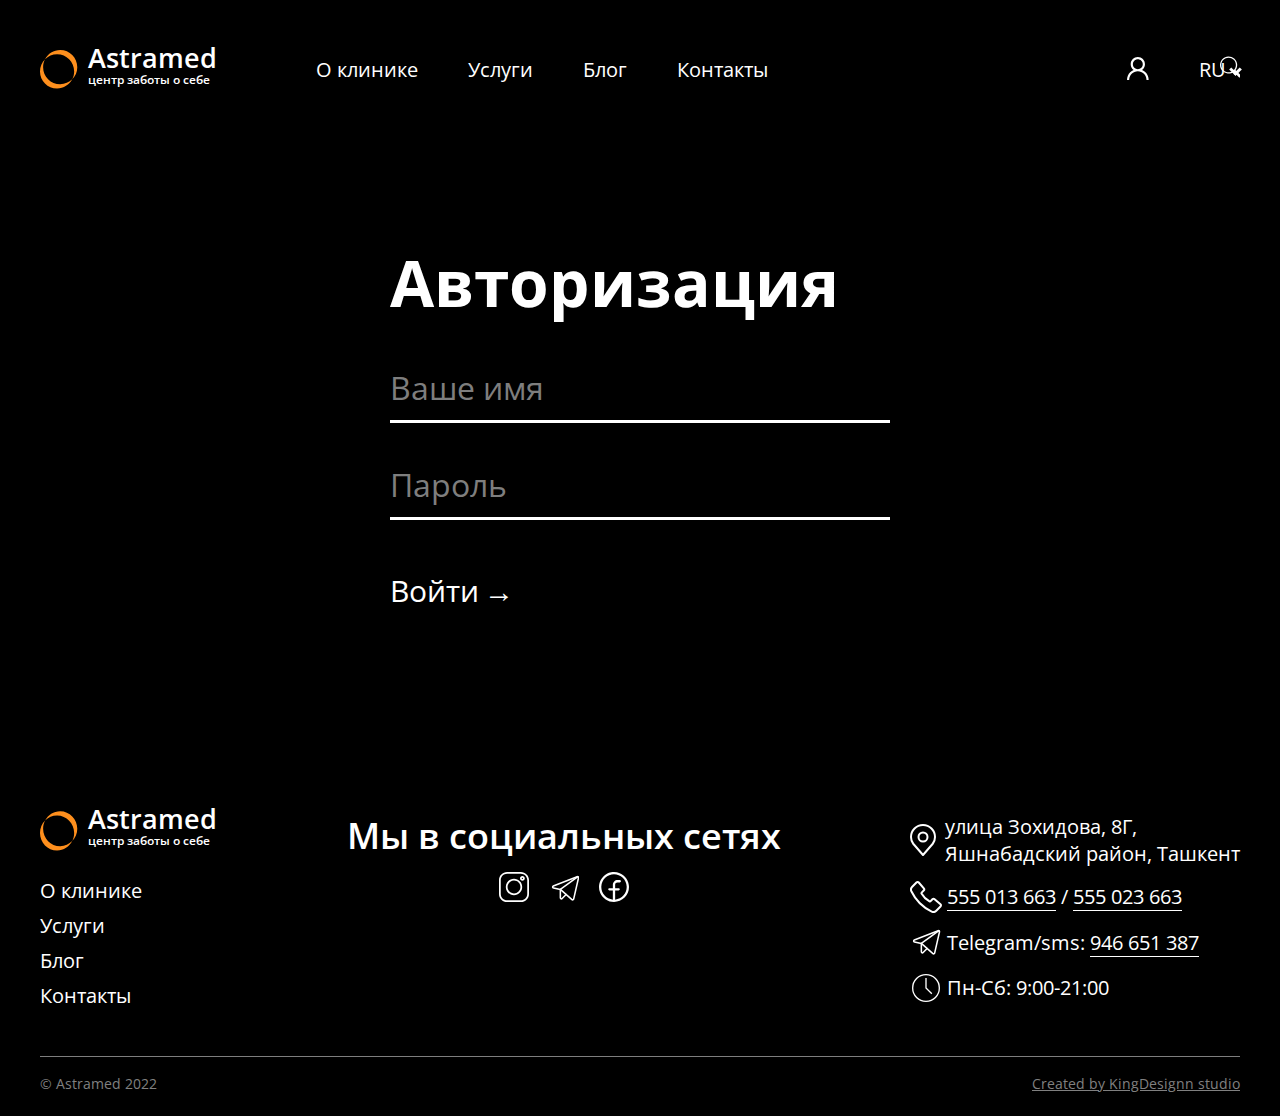
<file: authorization.html>
<!DOCTYPE html>
<html lang="en">
<head>
    <meta charset="UTF-8">
    <meta http-equiv="X-UA-Compatible" content="IE=edge">
    <meta name="viewport" content="width=device-width, initial-scale=1.0">
    <title>Astramed Clinic</title>

    <link rel="stylesheet" href="https://unpkg.com/swiper/swiper-bundle.min.css"/>
    <link rel="stylesheet" href="https://cdnjs.cloudflare.com/ajax/libs/animate.css/4.1.1/animate.min.css"/>
    <link rel="stylesheet" href="css/reset.css">
    <link rel="stylesheet" href="css/main.css">
    <link rel="stylesheet" href="css/adaptive.css">
    <link rel="shortcut icon" href="img/logo.svg">
</head>
<body class="body">
    <header class="header header-half">
        <div class="header__container container">
            <nav class="header__nav">
                <a href="/" class="header__logo logo">
                    <img src="img/logo.svg" alt="Astramed" class="logo__img img">
                    <p class="logo__text">Astramed <br> <span>центр заботы о себе</span></p>
                </a>
                <div class="header__body">
                    <ul class="menu__list" id="menu__list">
                        <li class="menu__item">
                            <a href="about.html" class="header__link">О клинике</a>
                        </li>
                        <li class="menu__item">
                            <a href="services.html" class="header__link">Услуги</a>
                        </li>
                        <li class="menu__item">
                            <a href="blog.html" class="header__link">Блог</a>
                        </li>
                        <li class="menu__item">
                            <a href="contacts.html" class="header__link">Контакты</a>
                        </li>
                    </ul>
                    <ul class="menu__icons">
                        <li class="menu__icon menu__icon-search">
                            <div class="search">
                                <svg class="search__icon svg">
                                    <use xlink:href="#search"></use>
                                </svg>
                                <div class="search__input">
                                    <input type="text" placeholder="Поиск..." id="mysearch">
                                </div>
                            </div>
                        </li>
                        <li class="menu__icon menu__profile">
                            <a href="#" class="profile">
                                <svg class="profile__icon svg">
                                    <use xlink:href="#profile"></use>
                                </svg>
                            </a>
                        </li>
                        <li class="menu__icon">
                            <a href="" class="language">RU</a>
                        </li>
                    </ul>
                </div>
                <div class="menu__burger">
                    <span></span>
                </div>
            </nav>
        </div>
    </header>

    <section class="blog">
        <div class="registration__container container">
            <h2 class="registration__title animate__animated animate__fadeInUp animate__slow wow">Авторизация</h2>
            <div class="registration__form">
                <form action="" class="form animate__animated animate__fadeInUp animate__slow wow">
                    <input type="text" class="form__input reg__input " placeholder="Ваше имя">
                    <input type="password" class="form__input reg__input" placeholder="Пароль" required>
                    <a href="#" action="#" class="form__button link colorWhite">Войти</a>
                </form>
            </div>
        </div>
    </section>

        <footer class="footer">
            <div class="footer__container container">
                <nav class="footer__nav">
                    <a href="/" class="header__logo logo header__logo-footer">
                        <img src="img/logo.svg" alt="Astramed" class="logo__img img">
                        <p class="logo__text">Astramed <br> <span>центр заботы о себе</span></p>
                    </a>
                    <ul class="menu__list-footer">
                        <li class="menu__item">
                            <a href="about.html">О клинике</a>
                        </li>
                        <li class="menu__item">
                            <a href="services.html">Услуги</a>
                        </li>
                        <li class="menu__item">
                            <a href="blog.html">Блог</a>
                        </li>
                        <li class="menu__item">
                            <a href="contacts.html">Контакты</a>
                        </li>
                    </ul>
                </nav>
                <div class="blog__social social blog__social-footer">
                    <h3 class="social__title social__title-footer">Мы в социальных сетях</h3>
                    <div class="social__list social__list-footer">
                        <div class="social__item">
                            <a href="https://www.instagram.com/astramed_clinic_uzbekistan/">
                                <svg class="instagram__icon svg">
                                    <use xlink:href="#instagram"></use>
                                </svg>
                            </a>
                        </div>
                        <div class="social__item">
                            <a href="https://t.me/+998946651387" class="whiteStroke">
                                <svg class="instagram__icon svg">
                                    <use xlink:href="#telegram"></use>
                                </svg> 
                            </a>
                        </div>
                        <div class="social__item">
                            <a href="https://www.facebook.com/astramedclinic2021/">
                                <svg class="instagram__icon svg">
                                    <use xlink:href="#facebook"></use>
                                </svg>
                            </a>
                        </div>
                    </div>
                </div>
                <div class="map__text footer__text">
                    <div class="map__info map__info-footer">
                        <svg class="location__icon svg location__icon-footer">
                            <use xlink:href="#location"></use>
                        </svg>
                        улица Зохидова, 8Г, <br> Яшнабадский район, Ташкент</div>
                    <div class="map__info map__info-footer">
                        <svg class="phone__icon svg phone__icon-footer">
                            <use xlink:href="#phone"></use>
                        </svg>
                        <div class="map__info_footer menu__item colorWhite">
                            <a href="tel: 555 013 663">555 013 663</a> / 
                            <a href="tel: 555 023 663">555 023 663</a>
                        </div>
                    </div>
                    <div class="map__info map__info-footer">
                        <svg class="phone__icon svg phone__icon-footer">
                            <use xlink:href="#telegram"></use>
                        </svg>
                        <div class="map__info_footer menu__item colorWhite">
                            Telegram/sms: <a href="https://t.me/+998946651387">946 651 387</a>
                        </div>
                    </div>
                    <div class="map__info map__info-footer">
                        <svg class="phone__icon svg phone__icon-footer">
                            <use xlink:href="#time"></use>
                        </svg>
                        Пн-Сб: 9:00-21:00
                    </div>
                </div>
            </div>
            <div class="footer__copyright">
                <div class="copyrighy__container container">
                    <p class="copyrighy__asyramed">© Astramed 2022</p>
                    <a href="https://kingdesignn.ru/" class="created__kingdesignn">Created by KingDesignn studio</a>
                </div>
            </div>
        </footer>

        <!-- Иконки -->
        <svg display="none">
            <symbol width="22" height="22" id="search" viewBox="0 0 26 25">
                <path d="M18.3502 16.1613C19.8633 14.0965 20.541 11.5366 20.2477 8.99358C19.9544 6.4506 18.7118 4.11212 16.7684 2.446C14.825 0.779875 12.3242 -0.0910236 9.76622 0.00753841C7.20828 0.1061 4.78187 1.16685 2.97244 2.97758C1.16301 4.78831 0.103993 7.21547 0.00726096 9.77348C-0.0894706 12.3315 0.783217 14.8317 2.45073 16.7739C4.11824 18.7161 6.45761 19.9571 9.0008 20.2485C11.544 20.54 14.1035 19.8605 16.1671 18.3459H16.1656C16.2125 18.4084 16.2625 18.4678 16.3187 18.5256L22.335 24.5418C22.628 24.835 23.0255 24.9999 23.44 25C23.8545 25.0001 24.2521 24.8356 24.5453 24.5426C24.8386 24.2496 25.0034 23.8521 25.0035 23.4376C25.0037 23.023 24.8391 22.6254 24.5461 22.3322L18.5299 16.316C18.474 16.2594 18.4139 16.2072 18.3502 16.1597V16.1613ZM18.7533 10.1544C18.7533 11.2831 18.531 12.4007 18.0991 13.4434C17.6672 14.4862 17.0341 15.4336 16.236 16.2317C15.4379 17.0298 14.4905 17.6629 13.4477 18.0948C12.405 18.5267 11.2874 18.749 10.1587 18.749C9.03004 18.749 7.91243 18.5267 6.86968 18.0948C5.82693 17.6629 4.87946 17.0298 4.08138 16.2317C3.28329 15.4336 2.65021 14.4862 2.21829 13.4434C1.78637 12.4007 1.56406 11.2831 1.56406 10.1544C1.56406 7.87496 2.46957 5.68888 4.08138 4.07708C5.69318 2.46527 7.87926 1.55977 10.1587 1.55977C12.4381 1.55977 14.6242 2.46527 16.236 4.07708C17.8478 5.68888 18.7533 7.87496 18.7533 10.1544Z"/>
            </symbol>
            <symbol width="22" height="23" viewBox="0 0 24 25" id="profile">
                <path d="M22.6951 20.402C22.1026 18.9987 21.2429 17.7239 20.1637 16.6489C19.0878 15.5707 17.8133 14.7111 16.4105 14.1175C16.398 14.1112 16.3854 14.108 16.3728 14.1018C18.3295 12.6884 19.6015 10.3863 19.6015 7.78894C19.6015 3.48618 16.1153 0 11.8125 0C7.50978 0 4.0236 3.48618 4.0236 7.78894C4.0236 10.3863 5.29558 12.6884 7.25224 14.1049C7.23968 14.1112 7.22712 14.1143 7.21455 14.1206C5.80752 14.7142 4.54495 15.5653 3.46141 16.652C2.38324 17.7279 1.52361 19.0024 0.930004 20.4052C0.346845 21.7784 0.0323342 23.2508 0.00349651 24.7425C0.00265824 24.776 0.00853772 24.8093 0.0207887 24.8405C0.0330396 24.8718 0.0514141 24.9002 0.0748294 24.9242C0.0982447 24.9482 0.126227 24.9673 0.157128 24.9803C0.188028 24.9933 0.221222 25 0.254753 25H2.13917C2.27737 25 2.38729 24.8901 2.39043 24.755C2.45325 22.3304 3.42686 20.0597 5.14797 18.3386C6.92875 16.5578 9.2937 15.5779 11.8125 15.5779C14.3314 15.5779 16.6963 16.5578 18.4771 18.3386C20.1982 20.0597 21.1718 22.3304 21.2347 24.755C21.2378 24.8932 21.3477 25 21.4859 25H23.3703C23.4039 25 23.4371 24.9933 23.468 24.9803C23.4989 24.9673 23.5268 24.9482 23.5503 24.9242C23.5737 24.9002 23.592 24.8718 23.6043 24.8405C23.6165 24.8093 23.6224 24.776 23.6216 24.7425C23.5902 23.2412 23.2793 21.7808 22.6951 20.402ZM11.8125 13.191C10.371 13.191 9.01418 12.6288 7.99345 11.608C6.97272 10.5873 6.41053 9.23053 6.41053 7.78894C6.41053 6.34736 6.97272 4.99058 7.99345 3.96985C9.01418 2.94912 10.371 2.38693 11.8125 2.38693C13.2541 2.38693 14.6109 2.94912 15.6316 3.96985C16.6524 4.99058 17.2146 6.34736 17.2146 7.78894C17.2146 9.23053 16.6524 10.5873 15.6316 11.608C14.6109 12.6288 13.2541 13.191 11.8125 13.191Z" fill="white"/>
            </symbol>
            <symbol width="30" height="30" viewBox="0 0 30 30" id="instagram">
                <path d="M21.8792 0H8.12071C3.64288 0 0 3.64288 0 8.12071V21.8795C0 26.3571 3.64288 29.9999 8.12071 29.9999H21.8795C26.3571 29.9999 29.9999 26.3571 29.9999 21.8795V8.12071C29.9999 3.64288 26.3571 0 21.8792 0V0ZM28.2412 21.8795C28.2412 25.3873 25.3873 28.2412 21.8792 28.2412H8.12071C4.61265 28.2412 1.75872 25.3873 1.75872 21.8795V8.12071C1.75872 4.61265 4.61265 1.75872 8.12071 1.75872H21.8795C25.3873 1.75872 28.2412 4.61265 28.2412 8.12071V21.8795Z"/>
                <path d="M15 6.79688C10.4768 6.79688 6.79712 10.4766 6.79712 14.9998C6.79712 19.5229 10.4768 23.2026 15 23.2026C19.5232 23.2026 23.2029 19.5229 23.2029 14.9998C23.2029 10.4766 19.5232 6.79688 15 6.79688ZM15 21.4439C11.4468 21.4439 8.55584 18.5531 8.55584 14.9998C8.55584 11.4466 11.4468 8.5556 15 8.5556C18.5534 8.5556 21.4442 11.4466 21.4442 14.9998C21.4442 18.5531 18.5534 21.4439 15 21.4439Z"/>
                <path d="M23.399 3.88379C22.0623 3.88379 20.9751 4.9712 20.9751 6.30764C20.9751 7.64431 22.0623 8.73173 23.399 8.73173C24.7356 8.73173 25.823 7.64431 25.823 6.30764C25.823 4.97098 24.7356 3.88379 23.399 3.88379ZM23.399 6.97277C23.0323 6.97277 22.7338 6.67431 22.7338 6.30764C22.7338 5.94075 23.0323 5.64251 23.399 5.64251C23.7658 5.64251 24.0643 5.94075 24.0643 6.30764C24.0643 6.67431 23.7658 6.97277 23.399 6.97277Z"/>
            </symbol>
            <symbol width="30" height="30" viewBox="0 0 30 30" id="facebook">
                <path d="M30 15C30 12.0333 29.1203 9.13319 27.472 6.66645C25.8238 4.19971 23.4811 2.27713 20.7403 1.14181C17.9994 0.00649927 14.9834 -0.290551 12.0736 0.288227C9.16393 0.867006 6.49119 2.29562 4.3934 4.3934C2.29562 6.49119 0.867006 9.16393 0.288227 12.0736C-0.290551 14.9834 0.00649927 17.9994 1.14181 20.7403C2.27713 23.4811 4.19971 25.8238 6.66645 27.472C9.13319 29.1203 12.0333 30 15 30C18.9771 29.9962 22.7902 28.4146 25.6024 25.6024C28.4146 22.7902 29.9962 18.9771 30 15ZM16.1538 27.6346V18.4615H19.6154C19.9214 18.4615 20.2149 18.34 20.4313 18.1236C20.6477 17.9072 20.7692 17.6137 20.7692 17.3077C20.7692 17.0017 20.6477 16.7082 20.4313 16.4918C20.2149 16.2754 19.9214 16.1538 19.6154 16.1538H16.1538V12.6923C16.1538 12.0803 16.397 11.4933 16.8298 11.0605C17.2625 10.6278 17.8495 10.3846 18.4615 10.3846H20.7692C21.0753 10.3846 21.3687 10.2631 21.5851 10.0467C21.8015 9.83028 21.9231 9.53679 21.9231 9.23077C21.9231 8.92476 21.8015 8.63127 21.5851 8.41488C21.3687 8.19849 21.0753 8.07693 20.7692 8.07693H18.4615C17.2386 8.08073 16.0669 8.56822 15.2022 9.43294C14.3374 10.2977 13.85 11.4694 13.8462 12.6923V16.1538H10.3846C10.0786 16.1538 9.78512 16.2754 9.56873 16.4918C9.35234 16.7082 9.23077 17.0017 9.23077 17.3077C9.23077 17.6137 9.35234 17.9072 9.56873 18.1236C9.78512 18.34 10.0786 18.4615 10.3846 18.4615H13.8462V27.6346C10.5935 27.3377 7.58043 25.7982 5.43381 23.3365C3.28719 20.8747 2.17223 17.6802 2.32084 14.4173C2.46946 11.1545 3.87022 8.07455 6.23175 5.81814C8.59328 3.56173 11.7338 2.30256 15 2.30256C18.2662 2.30256 21.4067 3.56173 23.7683 5.81814C26.1298 8.07455 27.5305 11.1545 27.6792 14.4173C27.8278 17.6802 26.7128 20.8747 24.5662 23.3365C22.4196 25.7982 19.4065 27.3377 16.1538 27.6346Z"/>
            </symbol>
            <symbol width="26" height="32" viewBox="0 0 26 32" id="location" fill="none">
                <path d="M13 17.5C15.4853 17.5 17.5 15.4853 17.5 13C17.5 10.5147 15.4853 8.5 13 8.5C10.5147 8.5 8.5 10.5147 8.5 13C8.5 15.4853 10.5147 17.5 13 17.5Z" stroke-width="2" stroke-linecap="round" stroke-linejoin="round"/>
                <path d="M13 1C9.8174 1 6.76516 2.26428 4.51472 4.51472C2.26428 6.76516 1 9.8174 1 13C1 15.838 1.603 17.695 3.25 19.75L13 31L22.75 19.75C24.397 17.695 25 15.838 25 13C25 9.8174 23.7357 6.76516 21.4853 4.51472C19.2348 2.26428 16.1826 1 13 1V1Z" stroke-width="2" stroke-linecap="round" stroke-linejoin="round"/>
            </symbol>
            <symbol width="32" height="32" viewBox="0 0 32 32" id="phone" fill="none">
                <path d="M13.8306 7.36113L8.75638 1.50398C8.17142 0.82902 7.09898 0.83202 6.41952 1.51298L2.24677 5.69323C1.00485 6.93665 0.649369 8.78304 1.36783 10.2635C5.66 19.1504 12.8272 26.3276 21.7081 30.6322C23.187 31.3507 25.0319 30.9952 26.2738 29.7518L30.4856 25.5325C31.168 24.8501 31.1695 23.7716 30.4886 23.1867L24.6089 18.1395C23.994 17.6115 23.0385 17.6805 22.4221 18.2985L20.3762 20.3473C20.2715 20.4571 20.1336 20.5295 19.9837 20.5533C19.8339 20.5772 19.6804 20.5512 19.5467 20.4793C16.2026 18.5536 13.4286 15.776 11.5072 12.4293C11.4353 12.2955 11.4092 12.1417 11.4331 11.9916C11.4569 11.8415 11.5293 11.7034 11.6392 11.5984L13.6791 9.557C14.2971 8.93603 14.3645 7.97609 13.8306 7.35963V7.36113Z" stroke-width="2" stroke-linecap="round" stroke-linejoin="round"/>
            </symbol>
            <symbol id="time" width="32px" height="32px" viewBox="0 0 24 24" aria-labelledby="timeIconTitle" stroke-width="1" stroke-linecap="square" stroke-linejoin="miter" fill="none" color="#000000"><circle cx="12" cy="12" r="10"/> <polyline points="12 5 12 12 16 16"/>
            </symbol>
            <symbol id="telegram" width="32px" height="32px" viewBox="0 0 248 248" fill="none">
                <path d="M88,134.9,177.9,214a8,8,0,0,0,13.1-4.2L228.6,45.6a8,8,0,0,0-10.7-9.2L33.3,108.9c-7.4,2.9-6.4,13.7,1.4,15.3Z" stroke-linecap="round" stroke-linejoin="round" stroke-width="12"/>
                <line x1="88" y1="134.9" x2="224.1" y2="36.6" stroke-linecap="round" stroke-linejoin="round" stroke-width="12"/>
                <path d="M132.9,174.4l-31.2,31.2A8,8,0,0,1,88,200V134.9" stroke-linecap="round" stroke-linejoin="round" stroke-width="12"/>
            </symbol>
        </svg>

        <script src="https://unpkg.com/swiper/swiper-bundle.min.js"></script>
        <script src="https://cdnjs.cloudflare.com/ajax/libs/wow/1.1.2/wow.min.js" integrity="sha512-Eak/29OTpb36LLo2r47IpVzPBLXnAMPAVypbSZiZ4Qkf8p/7S/XRG5xp7OKWPPYfJT6metI+IORkR5G8F900+g==" crossorigin="anonymous" referrerpolicy="no-referrer"></script>
        <script> new WOW().init(); </script>
        <script src="js/script.js"></script>
    </body>
</html>
</file>
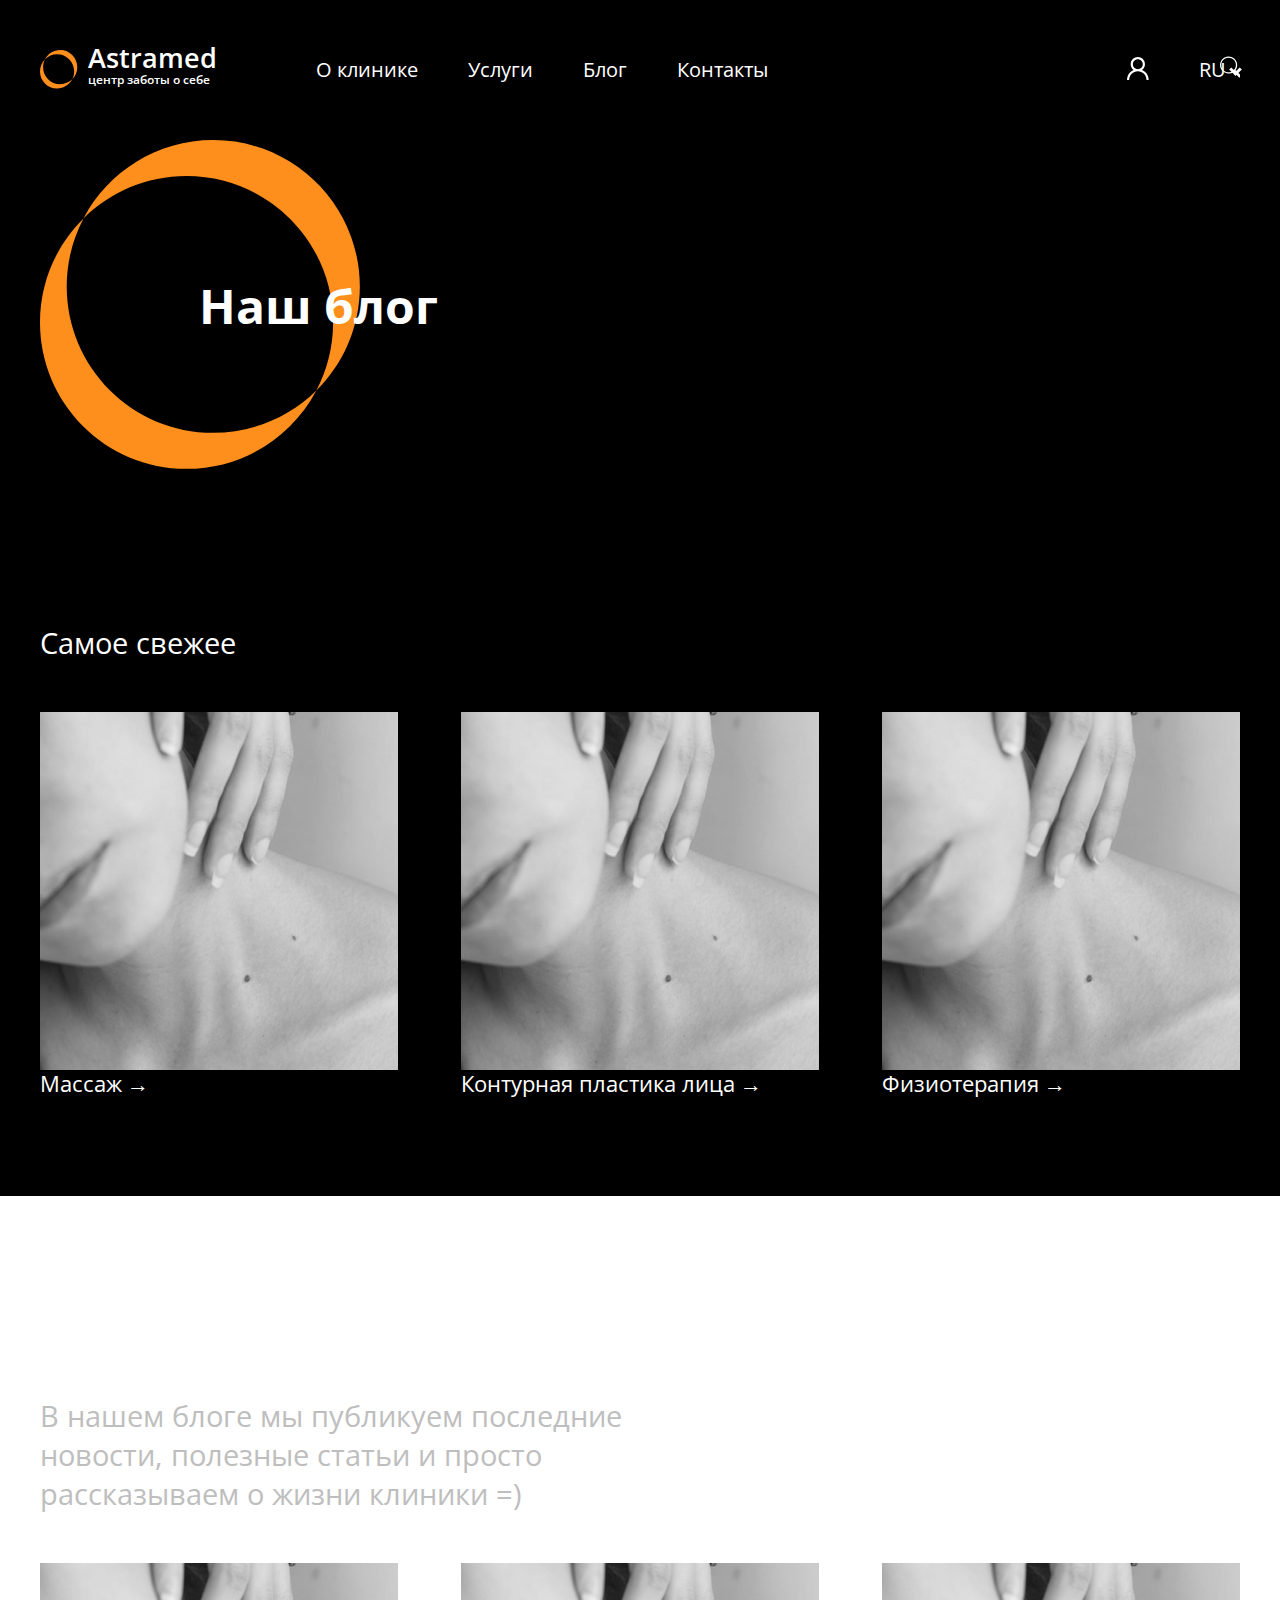
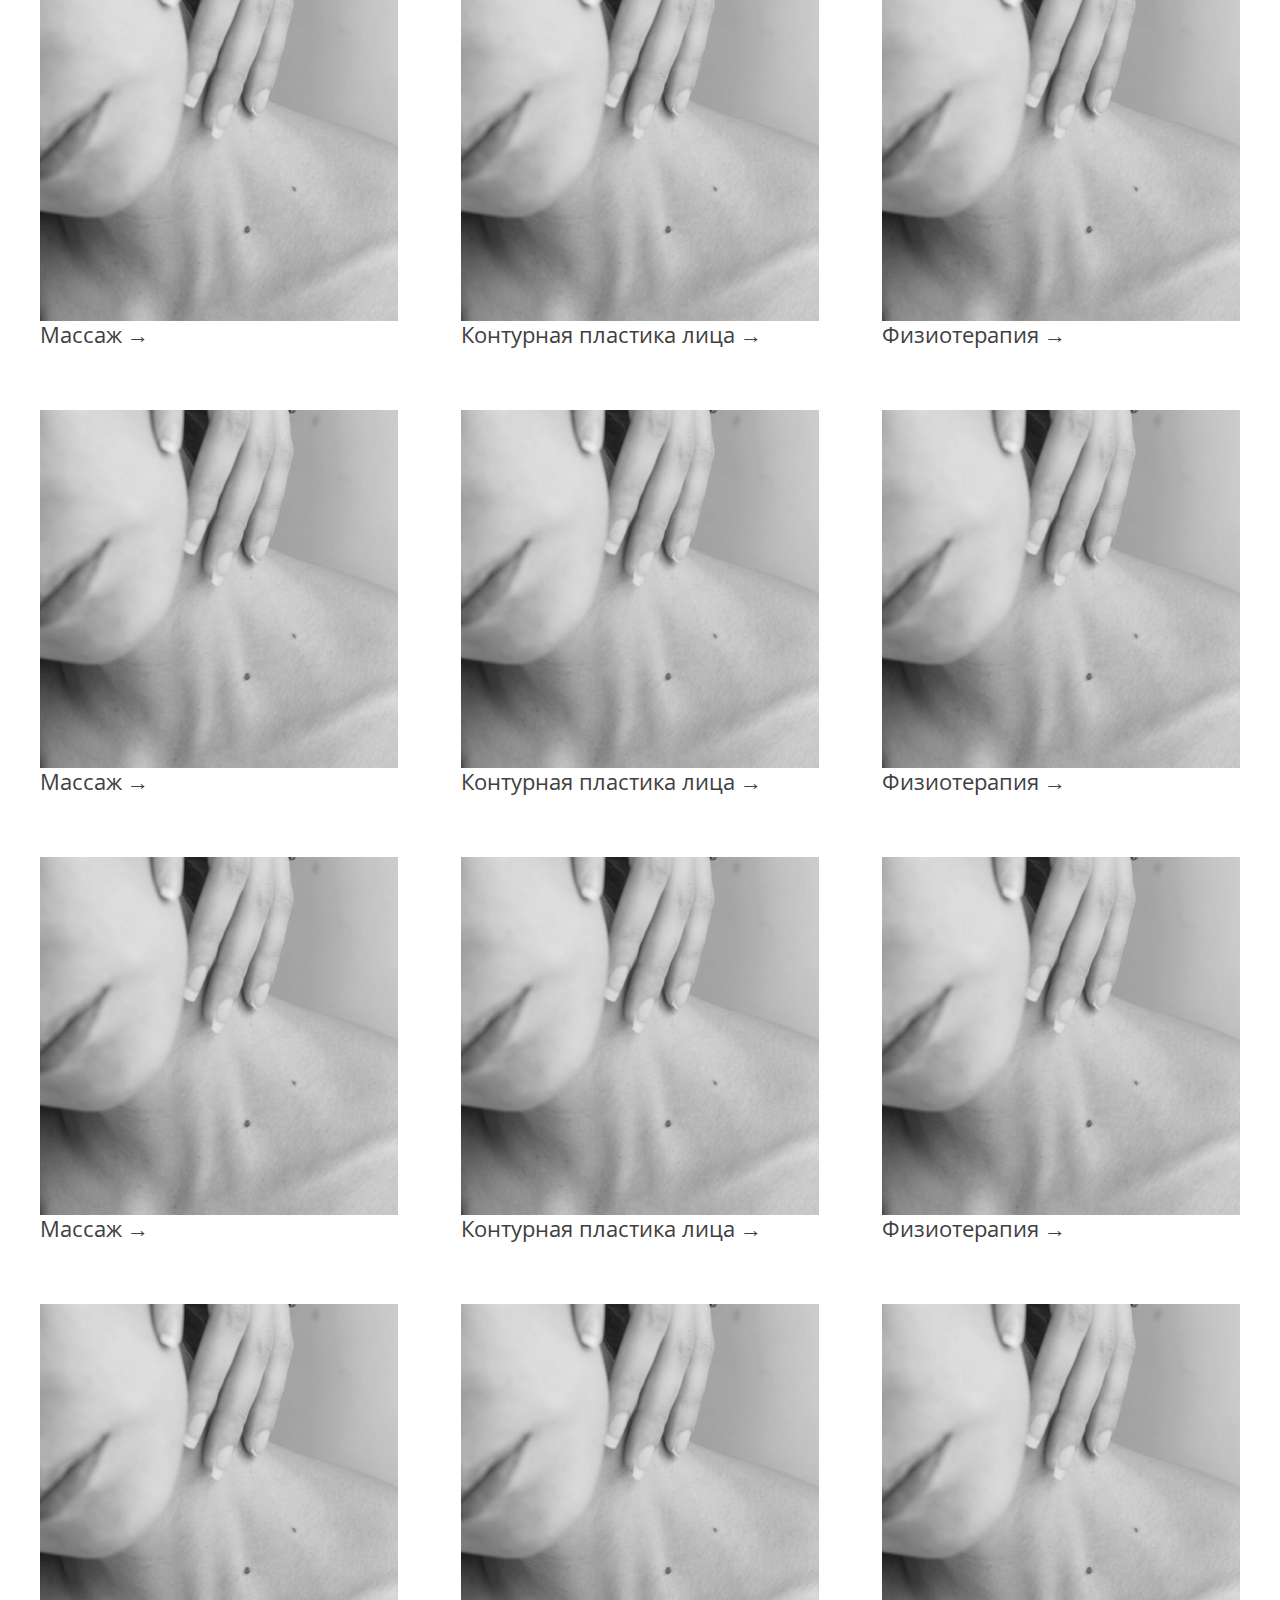
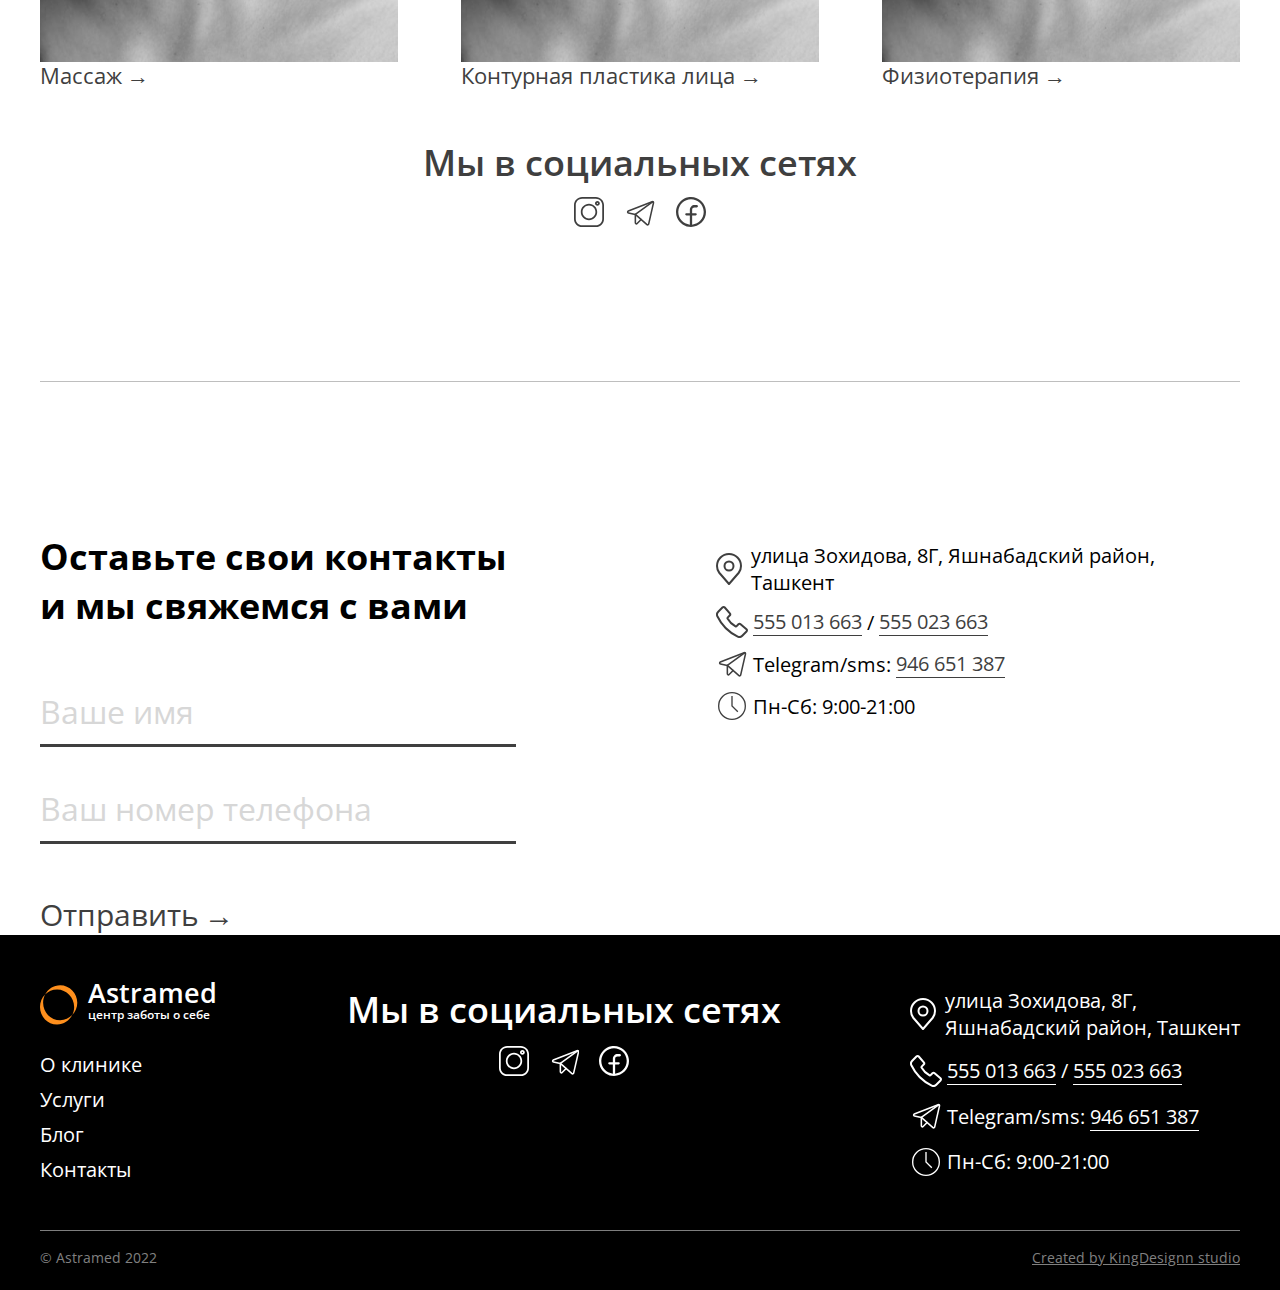
<file: blog.html>
<!DOCTYPE html>
<html lang="ru">
<head>
    <meta charset="UTF-8">
    <meta http-equiv="X-UA-Compatible" content="IE=edge">
    <meta name="viewport" content="width=device-width, initial-scale=1.0">
    <title>Astramed Clinic</title>

    <link rel="stylesheet" href="https://unpkg.com/swiper/swiper-bundle.min.css"/>
    <link rel="stylesheet" href="https://cdnjs.cloudflare.com/ajax/libs/animate.css/4.1.1/animate.min.css"/>
    <link rel="stylesheet" href="css/reset.css">
    <link rel="stylesheet" href="css/main.css">
    <link rel="stylesheet" href="css/adaptive.css">
    <link rel="shortcut icon" href="img/logo.svg">
</head>
<body class="body">
    <header class="header">
        <div class="header__container container">
            <nav class="header__nav">
                <a href="/" class="header__logo logo">
                    <img src="img/logo.svg" alt="Astramed" class="logo__img img">
                    <p class="logo__text">Astramed <br> <span>центр заботы о себе</span></p>
                </a>
                <div class="header__body">
                    <ul class="menu__list" id="menu__list">
                        <li class="menu__item">
                            <a href="about.html" class="header__link">О клинике</a>
                        </li>
                        <li class="menu__item">
                            <a href="services.html" class="header__link">Услуги</a>
                        </li>
                        <li class="menu__item">
                            <a href="blog.html" class="header__link">Блог</a>
                        </li>
                        <li class="menu__item">
                            <a href="contacts.html" class="header__link">Контакты</a>
                        </li>
                    </ul>
                    <ul class="menu__icons">
                        <li class="menu__icon menu__icon-search">
                            <div class="search">
                                <svg class="search__icon svg">
                                    <use xlink:href="#search"></use>
                                </svg>
                                <div class="search__input">
                                    <input type="text" placeholder="Поиск..." id="mysearch">
                                </div>
                            </div>
                        </li>
                        <li class="menu__icon menu__profile">
                            <a href="profile.html" class="profile">
                                <svg class="profile__icon svg">
                                    <use xlink:href="#profile"></use>
                                </svg>
                            </a>
                        </li>
                        <li class="menu__icon">
                            <a href="" class="language">RU</a>
                        </li>
                    </ul>
                </div>
                <div class="menu__burger">
                    <span></span>
                </div>
            </nav>
            <div class="header__title aboutHeader__title">
                <img src="img/logo.svg" alt="Astramed" class="halfheader__img img">
                <h1 class="title__text animate__animated animate__fadeInRight animate__slow wow">Наш блог</h1>
            </div>
            <div class="blog__text">
                <p class="blog__subtitle blog__subtitle-bigger colorWhite">Самое свежее</p>
            </div>
            <div class="blog__list padbot-100 animate__animated animate__fadeInUp animate__slow wow">
                <div class="blog__item">
                    <a href="post.html" class="service__img">
                        <img src="img/service/massage.png" alt="service" class="img">
                    </a>
                    <a href="post.html" class="service__link link colorWhite">Массаж</a>
                </div>
                <div class="blog__item">
                    <a href="post.html" class="service__img">
                        <img src="img/service/massage.png" alt="service" class="img">
                    </a>
                    <a href="post.html" class="service__link link colorWhite">Контурная пластика лица</a>
                </div>
                <div class="blog__item">
                    <a href="post.html" class="service__img">
                        <img src="img/service/massage.png" alt="service" class="img">
                    </a>
                    <a href="post.html" class="service__link link colorWhite">Физиотерапия</a>
                </div>
            </div>
        </div>
    </header>

    <section class="blog-white marbot-150">
        <div class="blog__container container">
            <div class="blog__text">
                <p class="blog__subtitle animate__animated animate__fadeInLeft animate__slow wow">В нашем блоге мы публикуем последние новости, полезные статьи и просто рассказываем о жизни клиники =)</p>
            </div>
            <div class="blog__list">
                <div class="blog__item animate__animated animate__fadeInUp animate__slow wow">
                    <a href="post.html" class="service__img">
                        <img src="img/service/massage.png" alt="service" class="img">
                    </a>
                    <a href="post.html" class="service__link link">Массаж</a>
                </div>
                <div class="blog__item animate__animated animate__fadeInUp animate__slow wow">
                    <a href="post.html" class="service__img">
                        <img src="img/service/massage.png" alt="service" class="img">
                    </a>
                    <a href="post.html" class="service__link link">Контурная пластика лица</a>
                </div>
                <div class="blog__item animate__animated animate__fadeInUp animate__slow wow">
                    <a href="post.html" class="service__img">
                        <img src="img/service/massage.png" alt="service" class="img">
                    </a>
                    <a href="post.html" class="service__link link">Физиотерапия</a>
                </div>
                <div class="blog__item animate__animated animate__fadeInUp animate__slow wow">
                    <a href="post.html" class="service__img">
                        <img src="img/service/massage.png" alt="service" class="img">
                    </a>
                    <a href="post.html" class="service__link link">Массаж</a>
                </div>
                <div class="blog__item animate__animated animate__fadeInUp animate__slow wow">
                    <a href="post.html" class="service__img">
                        <img src="img/service/massage.png" alt="service" class="img">
                    </a>
                    <a href="post.html" class="service__link link">Контурная пластика лица</a>
                </div>
                <div class="blog__item animate__animated animate__fadeInUp animate__slow wow">
                    <a href="post.html" class="service__img">
                        <img src="img/service/massage.png" alt="service" class="img">
                    </a>
                    <a href="post.html" class="service__link link">Физиотерапия</a>
                </div>
                <div class="blog__item animate__animated animate__fadeInUp animate__slow wow">
                    <a href="post.html" class="service__img">
                        <img src="img/service/massage.png" alt="service" class="img">
                    </a>
                    <a href="post.html" class="service__link link">Массаж</a>
                </div>
                <div class="blog__item animate__animated animate__fadeInUp animate__slow wow">
                    <a href="post.html" class="service__img">
                        <img src="img/service/massage.png" alt="service" class="img">
                    </a>
                    <a href="post.html" class="service__link link">Контурная пластика лица</a>
                </div>
                <div class="blog__item animate__animated animate__fadeInUp animate__slow wow">
                    <a href="post.html" class="service__img">
                        <img src="img/service/massage.png" alt="service" class="img">
                    </a>
                    <a href="post.html" class="service__link link">Физиотерапия</a>
                </div>
                <div class="blog__item animate__animated animate__fadeInUp animate__slow wow">
                    <a href="post.html" class="service__img">
                        <img src="img/service/massage.png" alt="service" class="img">
                    </a>
                    <a href="post.html" class="service__link link">Массаж</a>
                </div>
                <div class="blog__item animate__animated animate__fadeInUp animate__slow wow">
                    <a href="post.html" class="service__img">
                        <img src="img/service/massage.png" alt="service" class="img">
                    </a>
                    <a href="post.html" class="service__link link">Контурная пластика лица</a>
                </div>
                <div class="blog__item animate__animated animate__fadeInUp animate__slow wow">
                    <a href="post.html" class="service__img">
                        <img src="img/service/massage.png" alt="service" class="img">
                    </a>
                    <a href="post.html" class="service__link link">Физиотерапия</a>
                </div>
            </div>
            <div class="blog__social social blog__social-noPadding">
                <h3 class="social__title darkGrey">Мы в социальных сетях</h3>
                <div class="social__list">
                    <div class="social__item">
                        <a href="https://www.instagram.com/astramed_clinic_uzbekistan/">
                            <svg class="instagram__icon svg darkGreyFill">
                                <use xlink:href="#instagram"></use>
                            </svg>
                        </a>
                    </div>
                    <div class="social__item">
                        <a href="https://t.me/+998946651387">
                            <svg class="phone__icon svg ">
                                <use xlink:href="#telegram"></use>
                            </svg> 
                        </a>
                    </div>
                    <div class="social__item">
                        <a href="https://www.facebook.com/astramedclinic2021/">
                            <svg class="instagram__icon svg darkGreyFill">
                                <use xlink:href="#facebook"></use>
                            </svg>
                        </a>
                    </div>
                </div>
            </div>
        </div>
    </section>

    <div class="container">
        <div class="line"></div>
    </div>

    <section class="contacts">
        <div class="contacts__container container">
            <div class="contacts__form form animate__animated animate__fadeInLeft animate__slow wow">
                <h3 class="form__title">Оставьте свои контакты <br> и мы свяжемся с вами</h3>
                <input type="text" class="form__input" placeholder="Ваше имя">
                <input type="text" class="form__input" placeholder="Ваш номер телефона">
                <a href="#" action="#" class="form__button link">Отправить</a>
            </div>
            <div class="contacts__map animate__animated animate__fadeInRight animate__slow wow">
                <div class="map">
                    <script type="text/javascript" charset="utf-8" async src="https://api-maps.yandex.ru/services/constructor/1.0/js/?um=constructor%3A6106813e0c623a09fa05d0f2461b66adbe20ec7c14f4051e32ecbde722440910&amp;width=100%25&amp;height=400&amp;lang=ru_RU&amp;scroll=true" alt="Map"></script>
                </div>
                <div class="map__text">
                    <div class="map__info">
                        <svg class="location__icon svg">
                            <use xlink:href="#location"></use>
                        </svg>
                        улица Зохидова, 8Г, Яшнабадский район, Ташкент
                    </div>
                    <div class="map__info">
                        <svg class="phone__icon svg">
                            <use xlink:href="#phone"></use>
                        </svg>
                        <div class="map__info">
                            <a class="tel" href="tel: 555 013 663">555 013 663</a> / 
                            <a class="tel" href="tel: 555 023 663">555 023 663</a>
                        </div>
                    </div>
                    <div class="map__info">
                        <svg class="phone__icon svg">
                            <use xlink:href="#telegram"></use>
                        </svg> 
                            Telegram/sms: <a href="https://t.me/+998946651387">946 651 387</a>
                    </div>
                    <div class="map__info">
                        <svg class="phone__icon svg">
                            <use xlink:href="#time"></use>
                        </svg>
                        Пн-Сб: 9:00-21:00
                    </div>
                </div>
            </div>
        </div>
    </section>

    <footer class="footer">
        <div class="footer__container container">
            <nav class="footer__nav">
                <a href="/" class="header__logo logo header__logo-footer">
                    <img src="img/logo.svg" alt="Astramed" class="logo__img img">
                    <p class="logo__text">Astramed <br> <span>центр заботы о себе</span></p>
                </a>
                <ul class="menu__list-footer">
                    <li class="menu__item">
                        <a href="about.html">О клинике</a>
                    </li>
                    <li class="menu__item">
                        <a href="services.html">Услуги</a>
                    </li>
                    <li class="menu__item">
                        <a href="blog.html">Блог</a>
                    </li>
                    <li class="menu__item">
                        <a href="contacts.html">Контакты</a>
                    </li>
                </ul>
            </nav>
            <div class="blog__social social blog__social-footer">
                <h3 class="social__title social__title-footer">Мы в социальных сетях</h3>
                <div class="social__list social__list-footer">
                    <div class="social__item">
                        <a href="https://www.instagram.com/astramed_clinic_uzbekistan/">
                            <svg class="instagram__icon svg">
                                <use xlink:href="#instagram"></use>
                            </svg>
                        </a>
                    </div>
                    <div class="social__item">
                        <a href="https://t.me/+998946651387" class="whiteStroke">
                            <svg class="instagram__icon svg">
                                <use xlink:href="#telegram"></use>
                            </svg> 
                        </a>
                    </div>
                    <div class="social__item">
                        <a href="https://www.facebook.com/astramedclinic2021/">
                            <svg class="instagram__icon svg">
                                <use xlink:href="#facebook"></use>
                            </svg>
                        </a>
                    </div>
                </div>
            </div>
            <div class="map__text footer__text">
                <div class="map__info map__info-footer">
                    <svg class="location__icon svg location__icon-footer">
                        <use xlink:href="#location"></use>
                    </svg>
                    улица Зохидова, 8Г, <br> Яшнабадский район, Ташкент</div>
                <div class="map__info map__info-footer">
                    <svg class="phone__icon svg phone__icon-footer">
                        <use xlink:href="#phone"></use>
                    </svg>
                    <div class="map__info_footer menu__item colorWhite">
                        <a href="tel: 555 013 663">555 013 663</a> / 
                        <a href="tel: 555 023 663">555 023 663</a>
                    </div>
                </div>
                <div class="map__info map__info-footer">
                    <svg class="phone__icon svg phone__icon-footer">
                        <use xlink:href="#telegram"></use>
                    </svg>
                    <div class="map__info_footer menu__item colorWhite">
                        Telegram/sms: <a href="https://t.me/+998946651387">946 651 387</a>
                    </div>
                </div>
                <div class="map__info map__info-footer">
                    <svg class="phone__icon svg phone__icon-footer">
                        <use xlink:href="#time"></use>
                    </svg>
                    Пн-Сб: 9:00-21:00
                </div>
            </div>
        </div>
        <div class="footer__copyright">
            <div class="copyrighy__container container">
                <p class="copyrighy__asyramed">© Astramed 2022</p>
                <a href="https://kingdesignn.ru/" class="created__kingdesignn">Created by KingDesignn studio</a>
            </div>
        </div>
    </footer>


    <!-- Иконки -->
    <svg display="none">
        <symbol width="22" height="22" id="search" viewBox="0 0 26 25">
            <path d="M18.3502 16.1613C19.8633 14.0965 20.541 11.5366 20.2477 8.99358C19.9544 6.4506 18.7118 4.11212 16.7684 2.446C14.825 0.779875 12.3242 -0.0910236 9.76622 0.00753841C7.20828 0.1061 4.78187 1.16685 2.97244 2.97758C1.16301 4.78831 0.103993 7.21547 0.00726096 9.77348C-0.0894706 12.3315 0.783217 14.8317 2.45073 16.7739C4.11824 18.7161 6.45761 19.9571 9.0008 20.2485C11.544 20.54 14.1035 19.8605 16.1671 18.3459H16.1656C16.2125 18.4084 16.2625 18.4678 16.3187 18.5256L22.335 24.5418C22.628 24.835 23.0255 24.9999 23.44 25C23.8545 25.0001 24.2521 24.8356 24.5453 24.5426C24.8386 24.2496 25.0034 23.8521 25.0035 23.4376C25.0037 23.023 24.8391 22.6254 24.5461 22.3322L18.5299 16.316C18.474 16.2594 18.4139 16.2072 18.3502 16.1597V16.1613ZM18.7533 10.1544C18.7533 11.2831 18.531 12.4007 18.0991 13.4434C17.6672 14.4862 17.0341 15.4336 16.236 16.2317C15.4379 17.0298 14.4905 17.6629 13.4477 18.0948C12.405 18.5267 11.2874 18.749 10.1587 18.749C9.03004 18.749 7.91243 18.5267 6.86968 18.0948C5.82693 17.6629 4.87946 17.0298 4.08138 16.2317C3.28329 15.4336 2.65021 14.4862 2.21829 13.4434C1.78637 12.4007 1.56406 11.2831 1.56406 10.1544C1.56406 7.87496 2.46957 5.68888 4.08138 4.07708C5.69318 2.46527 7.87926 1.55977 10.1587 1.55977C12.4381 1.55977 14.6242 2.46527 16.236 4.07708C17.8478 5.68888 18.7533 7.87496 18.7533 10.1544Z"/>
        </symbol>
        <symbol width="22" height="23" viewBox="0 0 24 25" id="profile">
            <path d="M22.6951 20.402C22.1026 18.9987 21.2429 17.7239 20.1637 16.6489C19.0878 15.5707 17.8133 14.7111 16.4105 14.1175C16.398 14.1112 16.3854 14.108 16.3728 14.1018C18.3295 12.6884 19.6015 10.3863 19.6015 7.78894C19.6015 3.48618 16.1153 0 11.8125 0C7.50978 0 4.0236 3.48618 4.0236 7.78894C4.0236 10.3863 5.29558 12.6884 7.25224 14.1049C7.23968 14.1112 7.22712 14.1143 7.21455 14.1206C5.80752 14.7142 4.54495 15.5653 3.46141 16.652C2.38324 17.7279 1.52361 19.0024 0.930004 20.4052C0.346845 21.7784 0.0323342 23.2508 0.00349651 24.7425C0.00265824 24.776 0.00853772 24.8093 0.0207887 24.8405C0.0330396 24.8718 0.0514141 24.9002 0.0748294 24.9242C0.0982447 24.9482 0.126227 24.9673 0.157128 24.9803C0.188028 24.9933 0.221222 25 0.254753 25H2.13917C2.27737 25 2.38729 24.8901 2.39043 24.755C2.45325 22.3304 3.42686 20.0597 5.14797 18.3386C6.92875 16.5578 9.2937 15.5779 11.8125 15.5779C14.3314 15.5779 16.6963 16.5578 18.4771 18.3386C20.1982 20.0597 21.1718 22.3304 21.2347 24.755C21.2378 24.8932 21.3477 25 21.4859 25H23.3703C23.4039 25 23.4371 24.9933 23.468 24.9803C23.4989 24.9673 23.5268 24.9482 23.5503 24.9242C23.5737 24.9002 23.592 24.8718 23.6043 24.8405C23.6165 24.8093 23.6224 24.776 23.6216 24.7425C23.5902 23.2412 23.2793 21.7808 22.6951 20.402ZM11.8125 13.191C10.371 13.191 9.01418 12.6288 7.99345 11.608C6.97272 10.5873 6.41053 9.23053 6.41053 7.78894C6.41053 6.34736 6.97272 4.99058 7.99345 3.96985C9.01418 2.94912 10.371 2.38693 11.8125 2.38693C13.2541 2.38693 14.6109 2.94912 15.6316 3.96985C16.6524 4.99058 17.2146 6.34736 17.2146 7.78894C17.2146 9.23053 16.6524 10.5873 15.6316 11.608C14.6109 12.6288 13.2541 13.191 11.8125 13.191Z" fill="white"/>
        </symbol>
        <symbol width="30" height="30" viewBox="0 0 30 30" id="instagram">
            <path d="M21.8792 0H8.12071C3.64288 0 0 3.64288 0 8.12071V21.8795C0 26.3571 3.64288 29.9999 8.12071 29.9999H21.8795C26.3571 29.9999 29.9999 26.3571 29.9999 21.8795V8.12071C29.9999 3.64288 26.3571 0 21.8792 0V0ZM28.2412 21.8795C28.2412 25.3873 25.3873 28.2412 21.8792 28.2412H8.12071C4.61265 28.2412 1.75872 25.3873 1.75872 21.8795V8.12071C1.75872 4.61265 4.61265 1.75872 8.12071 1.75872H21.8795C25.3873 1.75872 28.2412 4.61265 28.2412 8.12071V21.8795Z"/>
            <path d="M15 6.79688C10.4768 6.79688 6.79712 10.4766 6.79712 14.9998C6.79712 19.5229 10.4768 23.2026 15 23.2026C19.5232 23.2026 23.2029 19.5229 23.2029 14.9998C23.2029 10.4766 19.5232 6.79688 15 6.79688ZM15 21.4439C11.4468 21.4439 8.55584 18.5531 8.55584 14.9998C8.55584 11.4466 11.4468 8.5556 15 8.5556C18.5534 8.5556 21.4442 11.4466 21.4442 14.9998C21.4442 18.5531 18.5534 21.4439 15 21.4439Z"/>
            <path d="M23.399 3.88379C22.0623 3.88379 20.9751 4.9712 20.9751 6.30764C20.9751 7.64431 22.0623 8.73173 23.399 8.73173C24.7356 8.73173 25.823 7.64431 25.823 6.30764C25.823 4.97098 24.7356 3.88379 23.399 3.88379ZM23.399 6.97277C23.0323 6.97277 22.7338 6.67431 22.7338 6.30764C22.7338 5.94075 23.0323 5.64251 23.399 5.64251C23.7658 5.64251 24.0643 5.94075 24.0643 6.30764C24.0643 6.67431 23.7658 6.97277 23.399 6.97277Z"/>
        </symbol>
        <symbol width="30" height="30" viewBox="0 0 30 30" id="facebook">
            <path d="M30 15C30 12.0333 29.1203 9.13319 27.472 6.66645C25.8238 4.19971 23.4811 2.27713 20.7403 1.14181C17.9994 0.00649927 14.9834 -0.290551 12.0736 0.288227C9.16393 0.867006 6.49119 2.29562 4.3934 4.3934C2.29562 6.49119 0.867006 9.16393 0.288227 12.0736C-0.290551 14.9834 0.00649927 17.9994 1.14181 20.7403C2.27713 23.4811 4.19971 25.8238 6.66645 27.472C9.13319 29.1203 12.0333 30 15 30C18.9771 29.9962 22.7902 28.4146 25.6024 25.6024C28.4146 22.7902 29.9962 18.9771 30 15ZM16.1538 27.6346V18.4615H19.6154C19.9214 18.4615 20.2149 18.34 20.4313 18.1236C20.6477 17.9072 20.7692 17.6137 20.7692 17.3077C20.7692 17.0017 20.6477 16.7082 20.4313 16.4918C20.2149 16.2754 19.9214 16.1538 19.6154 16.1538H16.1538V12.6923C16.1538 12.0803 16.397 11.4933 16.8298 11.0605C17.2625 10.6278 17.8495 10.3846 18.4615 10.3846H20.7692C21.0753 10.3846 21.3687 10.2631 21.5851 10.0467C21.8015 9.83028 21.9231 9.53679 21.9231 9.23077C21.9231 8.92476 21.8015 8.63127 21.5851 8.41488C21.3687 8.19849 21.0753 8.07693 20.7692 8.07693H18.4615C17.2386 8.08073 16.0669 8.56822 15.2022 9.43294C14.3374 10.2977 13.85 11.4694 13.8462 12.6923V16.1538H10.3846C10.0786 16.1538 9.78512 16.2754 9.56873 16.4918C9.35234 16.7082 9.23077 17.0017 9.23077 17.3077C9.23077 17.6137 9.35234 17.9072 9.56873 18.1236C9.78512 18.34 10.0786 18.4615 10.3846 18.4615H13.8462V27.6346C10.5935 27.3377 7.58043 25.7982 5.43381 23.3365C3.28719 20.8747 2.17223 17.6802 2.32084 14.4173C2.46946 11.1545 3.87022 8.07455 6.23175 5.81814C8.59328 3.56173 11.7338 2.30256 15 2.30256C18.2662 2.30256 21.4067 3.56173 23.7683 5.81814C26.1298 8.07455 27.5305 11.1545 27.6792 14.4173C27.8278 17.6802 26.7128 20.8747 24.5662 23.3365C22.4196 25.7982 19.4065 27.3377 16.1538 27.6346Z"/>
        </symbol>
        <symbol width="26" height="32" viewBox="0 0 26 32" id="location" fill="none">
            <path d="M13 17.5C15.4853 17.5 17.5 15.4853 17.5 13C17.5 10.5147 15.4853 8.5 13 8.5C10.5147 8.5 8.5 10.5147 8.5 13C8.5 15.4853 10.5147 17.5 13 17.5Z" stroke-width="2" stroke-linecap="round" stroke-linejoin="round"/>
            <path d="M13 1C9.8174 1 6.76516 2.26428 4.51472 4.51472C2.26428 6.76516 1 9.8174 1 13C1 15.838 1.603 17.695 3.25 19.75L13 31L22.75 19.75C24.397 17.695 25 15.838 25 13C25 9.8174 23.7357 6.76516 21.4853 4.51472C19.2348 2.26428 16.1826 1 13 1V1Z" stroke-width="2" stroke-linecap="round" stroke-linejoin="round"/>
        </symbol>
        <symbol width="32" height="32" viewBox="0 0 32 32" id="phone" fill="none">
            <path d="M13.8306 7.36113L8.75638 1.50398C8.17142 0.82902 7.09898 0.83202 6.41952 1.51298L2.24677 5.69323C1.00485 6.93665 0.649369 8.78304 1.36783 10.2635C5.66 19.1504 12.8272 26.3276 21.7081 30.6322C23.187 31.3507 25.0319 30.9952 26.2738 29.7518L30.4856 25.5325C31.168 24.8501 31.1695 23.7716 30.4886 23.1867L24.6089 18.1395C23.994 17.6115 23.0385 17.6805 22.4221 18.2985L20.3762 20.3473C20.2715 20.4571 20.1336 20.5295 19.9837 20.5533C19.8339 20.5772 19.6804 20.5512 19.5467 20.4793C16.2026 18.5536 13.4286 15.776 11.5072 12.4293C11.4353 12.2955 11.4092 12.1417 11.4331 11.9916C11.4569 11.8415 11.5293 11.7034 11.6392 11.5984L13.6791 9.557C14.2971 8.93603 14.3645 7.97609 13.8306 7.35963V7.36113Z" stroke-width="2" stroke-linecap="round" stroke-linejoin="round"/>
        </symbol>
        <symbol id="time" width="32px" height="32px" viewBox="0 0 24 24" aria-labelledby="timeIconTitle" stroke-width="1" stroke-linecap="square" stroke-linejoin="miter" fill="none" color="#000000"><circle cx="12" cy="12" r="10"/> <polyline points="12 5 12 12 16 16"/>
        </symbol>
        <symbol id="telegram" width="32px" height="32px" viewBox="0 0 248 248" fill="none">
            <path d="M88,134.9,177.9,214a8,8,0,0,0,13.1-4.2L228.6,45.6a8,8,0,0,0-10.7-9.2L33.3,108.9c-7.4,2.9-6.4,13.7,1.4,15.3Z" stroke-linecap="round" stroke-linejoin="round" stroke-width="12"/>
            <line x1="88" y1="134.9" x2="224.1" y2="36.6" stroke-linecap="round" stroke-linejoin="round" stroke-width="12"/>
            <path d="M132.9,174.4l-31.2,31.2A8,8,0,0,1,88,200V134.9" stroke-linecap="round" stroke-linejoin="round" stroke-width="12"/>
        </symbol>
    </svg>

    <script src="https://unpkg.com/swiper/swiper-bundle.min.js"></script>
    <script src="https://cdnjs.cloudflare.com/ajax/libs/wow/1.1.2/wow.min.js" integrity="sha512-Eak/29OTpb36LLo2r47IpVzPBLXnAMPAVypbSZiZ4Qkf8p/7S/XRG5xp7OKWPPYfJT6metI+IORkR5G8F900+g==" crossorigin="anonymous" referrerpolicy="no-referrer"></script>
    <script> new WOW().init(); </script>
    <script src="js/script.js"></script>
</body>
</html>
</file>
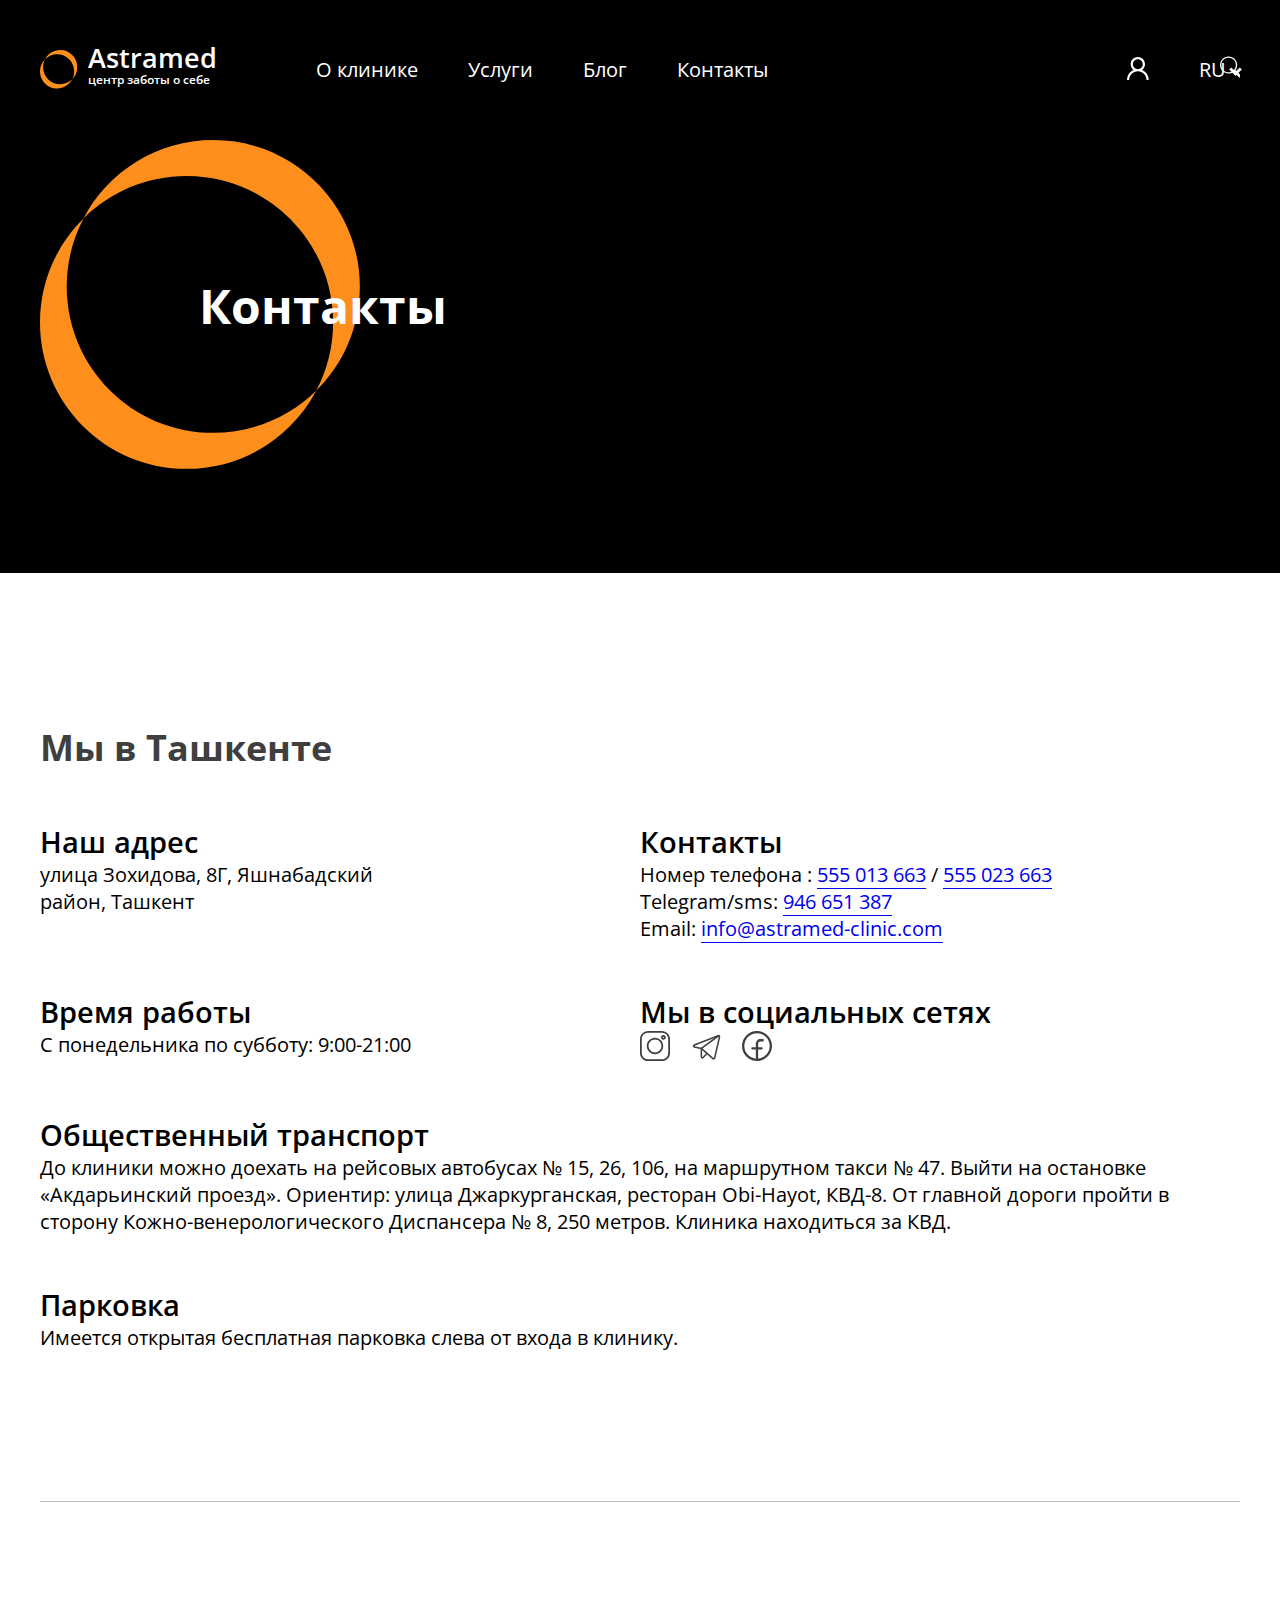
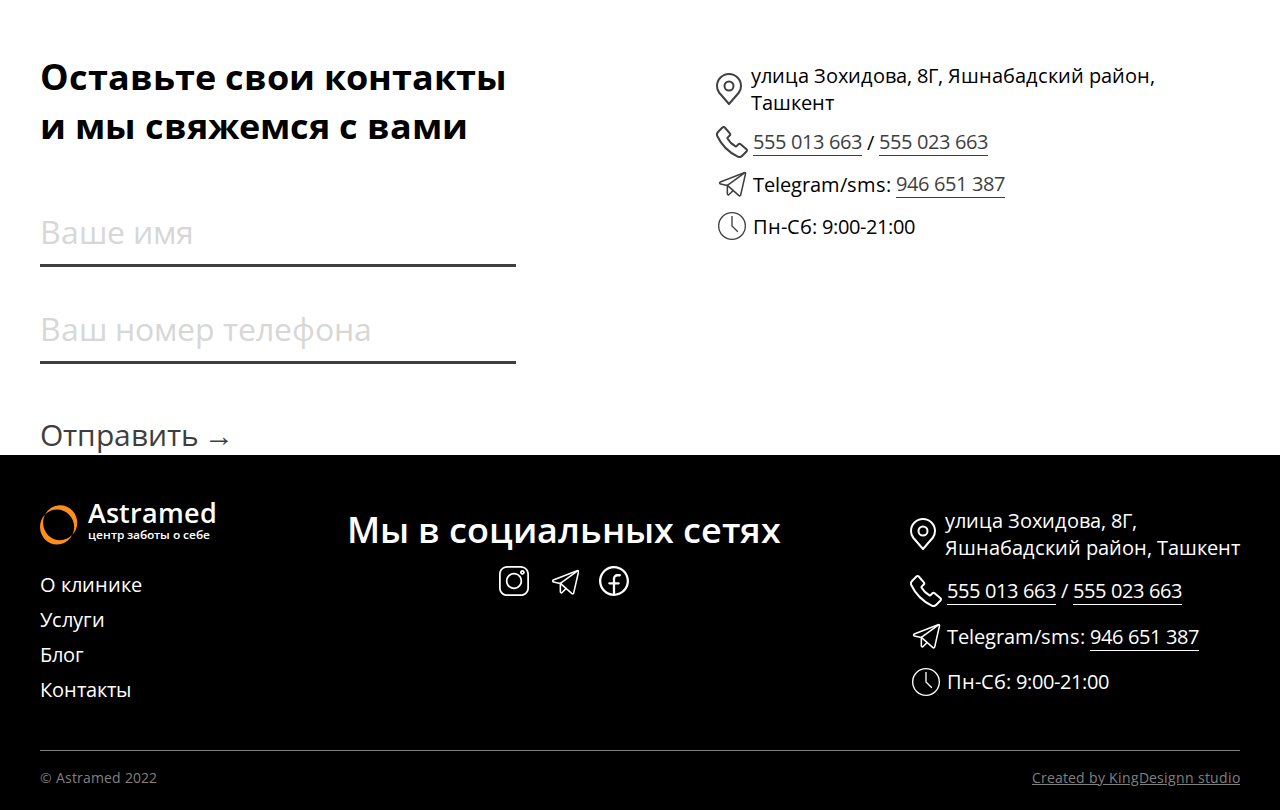
<file: contacts.html>
<!DOCTYPE html>
<html lang="en">
<head>
    <meta charset="UTF-8">
    <meta http-equiv="X-UA-Compatible" content="IE=edge">
    <meta name="viewport" content="width=device-width, initial-scale=1.0">
    <title>Astramed Clinic</title>

    <link rel="stylesheet" href="https://unpkg.com/swiper/swiper-bundle.min.css"/>
    <link rel="stylesheet" href="https://cdnjs.cloudflare.com/ajax/libs/animate.css/4.1.1/animate.min.css"/>
    <link rel="stylesheet" href="css/reset.css">
    <link rel="stylesheet" href="css/main.css">
    <link rel="stylesheet" href="css/adaptive.css">
    <link rel="shortcut icon" href="img/logo.svg">
</head>
<body class="body">
    <header class="header header-half">
        <div class="header__container container">
            <nav class="header__nav">
                <a href="/" class="header__logo logo">
                    <img src="img/logo.svg" alt="Astramed" class="logo__img img">
                    <p class="logo__text">Astramed <br> <span>центр заботы о себе</span></p>
                </a>
                <div class="header__body">
                    <ul class="menu__list" id="menu__list">
                        <li class="menu__item">
                            <a href="about.html" class="header__link">О клинике</a>
                        </li>
                        <li class="menu__item">
                            <a href="services.html" class="header__link">Услуги</a>
                        </li>
                        <li class="menu__item">
                            <a href="blog.html" class="header__link">Блог</a>
                        </li>
                        <li class="menu__item">
                            <a href="" class="header__link">Контакты</a>
                        </li>
                    </ul>
                    <ul class="menu__icons">
                        <li class="menu__icon menu__icon-search">
                            <div class="search">
                                <svg class="search__icon svg">
                                    <use xlink:href="#search"></use>
                                </svg>
                                <div class="search__input">
                                    <input type="text" placeholder="Поиск..." id="mysearch">
                                </div>
                            </div>
                        </li>
                        <li class="menu__icon menu__profile">
                            <a href="profile.html" class="profile">
                                <svg class="profile__icon svg">
                                    <use xlink:href="#profile"></use>
                                </svg>
                            </a>
                        </li>
                        <li class="menu__icon">
                            <a href="" class="language">RU</a>
                        </li>
                    </ul>
                </div>
                <div class="menu__burger">
                    <span></span>
                </div>
            </nav>
            <div class="header__title aboutHeader__title">
                <img src="img/logo.svg" alt="Astramed" class="halfheader__img img">
                <h1 class="title__text animate__animated animate__fadeInRight animate__slow wow">Контакты</h1>
            </div>
        </div>
        </header>

        <section class="contacts marbot-150">
            <div class="blog__container container">
                <div class="blog__text marbot-50">
                    <h3 class="title contacts__title animate__animated animate__fadeIn animate__slow wow">Мы в Ташкенте</h3>
                </div>
                <div class="contacts__list">
                    <div class="blog__item animate__animated animate__fadeInUp animate__slow wow">
                        <h5 class="blog__item-subtitle">Наш адрес</h5>
                        <p class="contacts__text">улица Зохидова, 8Г, Яшнабадский район, Ташкент</p>
                    </div>
                    <div class="blog__item animate__animated animate__fadeInUp animate__slow wow">
                        <h5 class="blog__item-subtitle">Контакты</h5>
                        <p class="contacts__text">Номер телефона : <a class="tel" href="tel: 555 013 663">555 013 663</a> / 
                            <a class="tel" href="tel: 555 023 663">555 023 663</a> <br>
                            Telegram/sms: <a href="https://t.me/+998946651387">946 651 387</a> <br>
                            Email: <a href="mailto: info@astramed-clinic.com">info@astramed-clinic.com</a></p>
                    </div>
                    <div class="blog__item animate__animated animate__fadeInUp animate__slow wow">
                        <h5 class="blog__item-subtitle">Время работы</h5>
                        <p class="contacts__text">С понедельника по субботу: 9:00-21:00</p>
                    </div>
                    <div class="blog__item animate__animated animate__fadeInUp animate__slow wow">
                        <h5 class="blog__item-subtitle">Мы в социальных сетях</h5>
                        <div class="social__list alignLeft">
                            <div class="social__item">
                                <a href="https://www.instagram.com/astramed_clinic_uzbekistan/">
                                    <svg class="instagram__icon svg darkGreyFill">
                                        <use xlink:href="#instagram"></use>
                                    </svg>
                                </a>
                            </div>
                            <div class="social__item">
                                <a href="https://t.me/+998946651387">
                                    <svg class="phone__icon svg">
                                        <use xlink:href="#telegram"></use>
                                    </svg> 
                                </a>
                            </div>
                            <div class="social__item">
                                <a href="https://www.facebook.com/astramedclinic2021/">
                                    <svg class="instagram__icon svg darkGreyFill">
                                        <use xlink:href="#facebook"></use>
                                    </svg>
                                </a>
                            </div>
                        </div>
                    </div>
                    <div class="blog__item fullRow animate__animated animate__fadeInUp animate__slow wow">
                        <h5 class="blog__item-subtitle">Общественный транспорт</h5>
                        <p class="contacts__text">До клиники можно доехать на рейсовых автобусах № 15, 26, 106, на маршрутном такси № 47. Выйти на остановке «Акдарьинский проезд». Ориентир: улица Джаркурганская, ресторан Obi-Hayot, КВД-8. От главной дороги пройти в сторону Кожно-венерологического Диспансера № 8, 250 метров. Клиника находиться за КВД.</p>
                    </div>
                    <div class="blog__item fullRow animate__animated animate__fadeInUp animate__slow wow">
                        <h5 class="blog__item-subtitle">Парковка</h5>
                        <p class="contacts__text">Имеется открытая бесплатная парковка слева от входа в клинику.</p>
                    </div>
                </div>
            </div>
        </section>

        <div class="container">
            <div class="line"></div>
        </div>
    
        <section class="contacts">
            <div class="contacts__container container">
                <div class="contacts__form form animate__animated animate__fadeInLeft animate__slow wow">
                    <h3 class="form__title">Оставьте свои контакты <br> и мы свяжемся с вами</h3>
                    <input type="text" class="form__input" placeholder="Ваше имя">
                    <input type="number" class="form__input" placeholder="Ваш номер телефона">
                    <a href="#" action="#" class="form__button link">Отправить</a>
                </div>
                <div class="contacts__map animate__animated animate__fadeInRight animate__slow wow">
                    <div class="map">
                        <script type="text/javascript" charset="utf-8" async src="https://api-maps.yandex.ru/services/constructor/1.0/js/?um=constructor%3A6106813e0c623a09fa05d0f2461b66adbe20ec7c14f4051e32ecbde722440910&amp;width=100%25&amp;height=400&amp;lang=ru_RU&amp;scroll=true" alt="Map"></script>
                    </div>
                    <div class="map__text">
                        <div class="map__info">
                            <svg class="location__icon svg">
                                <use xlink:href="#location"></use>
                            </svg>
                            улица Зохидова, 8Г, Яшнабадский район, Ташкент
                        </div>
                        <div class="map__info">
                            <svg class="phone__icon svg">
                                <use xlink:href="#phone"></use>
                            </svg>
                            <div class="map__info">
                                <a class="tel" href="tel: 555 013 663">555 013 663</a> / 
                                <a class="tel" href="tel: 555 023 663">555 023 663</a>
                            </div>
                        </div>
                        <div class="map__info">
                            <svg class="phone__icon svg">
                                <use xlink:href="#telegram"></use>
                            </svg> 
                                Telegram/sms: <a href="https://t.me/+998946651387">946 651 387</a>
                        </div>
                        <div class="map__info">
                            <svg class="phone__icon svg">
                                <use xlink:href="#time"></use>
                            </svg>
                            Пн-Сб: 9:00-21:00
                        </div>
                    </div>
                </div>
            </div>
        </section>
    
        <footer class="footer">
            <div class="footer__container container">
                <nav class="footer__nav">
                    <a href="/" class="header__logo logo header__logo-footer">
                        <img src="img/logo.svg" alt="Astramed" class="logo__img img">
                        <p class="logo__text">Astramed <br> <span>центр заботы о себе</span></p>
                    </a>
                    <ul class="menu__list-footer">
                        <li class="menu__item">
                            <a href="about.html">О клинике</a>
                        </li>
                        <li class="menu__item">
                            <a href="services.html">Услуги</a>
                        </li>
                        <li class="menu__item">
                            <a href="blog.html">Блог</a>
                        </li>
                        <li class="menu__item">
                            <a href="">Контакты</a>
                        </li>
                    </ul>
                </nav>
                <div class="blog__social social blog__social-footer">
                    <h3 class="social__title social__title-footer">Мы в социальных сетях</h3>
                    <div class="social__list social__list-footer">
                        <div class="social__item">
                            <a href="https://www.instagram.com/astramed_clinic_uzbekistan/">
                                <svg class="instagram__icon svg">
                                    <use xlink:href="#instagram"></use>
                                </svg>
                            </a>
                        </div>
                        <div class="social__item">
                            <a href="https://t.me/+998946651387" class="whiteStroke">
                                <svg class="instagram__icon svg">
                                    <use xlink:href="#telegram"></use>
                                </svg> 
                            </a>
                        </div>
                        <div class="social__item">
                            <a href="https://www.facebook.com/astramedclinic2021/">
                                <svg class="instagram__icon svg">
                                    <use xlink:href="#facebook"></use>
                                </svg>
                            </a>
                        </div>
                    </div>
                </div>
                <div class="map__text footer__text">
                    <div class="map__info map__info-footer">
                        <svg class="location__icon svg location__icon-footer">
                            <use xlink:href="#location"></use>
                        </svg>
                        улица Зохидова, 8Г, <br> Яшнабадский район, Ташкент</div>
                    <div class="map__info map__info-footer">
                        <svg class="phone__icon svg phone__icon-footer">
                            <use xlink:href="#phone"></use>
                        </svg>
                        <div class="map__info_footer menu__item colorWhite">
                            <a href="tel: 555 013 663">555 013 663</a> / 
                            <a href="tel: 555 023 663">555 023 663</a>
                        </div>
                    </div>
                    <div class="map__info map__info-footer">
                        <svg class="phone__icon svg phone__icon-footer">
                            <use xlink:href="#telegram"></use>
                        </svg>
                        <div class="map__info_footer menu__item colorWhite">
                            Telegram/sms: <a href="https://t.me/+998946651387">946 651 387</a>
                        </div>
                    </div>
                    <div class="map__info map__info-footer">
                        <svg class="phone__icon svg phone__icon-footer">
                            <use xlink:href="#time"></use>
                        </svg>
                        Пн-Сб: 9:00-21:00
                    </div>
                </div>
            </div>
            <div class="footer__copyright">
                <div class="copyrighy__container container">
                    <p class="copyrighy__asyramed">© Astramed 2022</p>
                    <a href="https://kingdesignn.ru/" class="created__kingdesignn">Created by KingDesignn studio</a>
                </div>
            </div>
        </footer>


    <!-- Иконки -->
    <svg display="none">
        <symbol width="22" height="22" id="search" viewBox="0 0 26 25">
            <path d="M18.3502 16.1613C19.8633 14.0965 20.541 11.5366 20.2477 8.99358C19.9544 6.4506 18.7118 4.11212 16.7684 2.446C14.825 0.779875 12.3242 -0.0910236 9.76622 0.00753841C7.20828 0.1061 4.78187 1.16685 2.97244 2.97758C1.16301 4.78831 0.103993 7.21547 0.00726096 9.77348C-0.0894706 12.3315 0.783217 14.8317 2.45073 16.7739C4.11824 18.7161 6.45761 19.9571 9.0008 20.2485C11.544 20.54 14.1035 19.8605 16.1671 18.3459H16.1656C16.2125 18.4084 16.2625 18.4678 16.3187 18.5256L22.335 24.5418C22.628 24.835 23.0255 24.9999 23.44 25C23.8545 25.0001 24.2521 24.8356 24.5453 24.5426C24.8386 24.2496 25.0034 23.8521 25.0035 23.4376C25.0037 23.023 24.8391 22.6254 24.5461 22.3322L18.5299 16.316C18.474 16.2594 18.4139 16.2072 18.3502 16.1597V16.1613ZM18.7533 10.1544C18.7533 11.2831 18.531 12.4007 18.0991 13.4434C17.6672 14.4862 17.0341 15.4336 16.236 16.2317C15.4379 17.0298 14.4905 17.6629 13.4477 18.0948C12.405 18.5267 11.2874 18.749 10.1587 18.749C9.03004 18.749 7.91243 18.5267 6.86968 18.0948C5.82693 17.6629 4.87946 17.0298 4.08138 16.2317C3.28329 15.4336 2.65021 14.4862 2.21829 13.4434C1.78637 12.4007 1.56406 11.2831 1.56406 10.1544C1.56406 7.87496 2.46957 5.68888 4.08138 4.07708C5.69318 2.46527 7.87926 1.55977 10.1587 1.55977C12.4381 1.55977 14.6242 2.46527 16.236 4.07708C17.8478 5.68888 18.7533 7.87496 18.7533 10.1544Z"/>
        </symbol>
        <symbol width="22" height="23" viewBox="0 0 24 25" id="profile">
            <path d="M22.6951 20.402C22.1026 18.9987 21.2429 17.7239 20.1637 16.6489C19.0878 15.5707 17.8133 14.7111 16.4105 14.1175C16.398 14.1112 16.3854 14.108 16.3728 14.1018C18.3295 12.6884 19.6015 10.3863 19.6015 7.78894C19.6015 3.48618 16.1153 0 11.8125 0C7.50978 0 4.0236 3.48618 4.0236 7.78894C4.0236 10.3863 5.29558 12.6884 7.25224 14.1049C7.23968 14.1112 7.22712 14.1143 7.21455 14.1206C5.80752 14.7142 4.54495 15.5653 3.46141 16.652C2.38324 17.7279 1.52361 19.0024 0.930004 20.4052C0.346845 21.7784 0.0323342 23.2508 0.00349651 24.7425C0.00265824 24.776 0.00853772 24.8093 0.0207887 24.8405C0.0330396 24.8718 0.0514141 24.9002 0.0748294 24.9242C0.0982447 24.9482 0.126227 24.9673 0.157128 24.9803C0.188028 24.9933 0.221222 25 0.254753 25H2.13917C2.27737 25 2.38729 24.8901 2.39043 24.755C2.45325 22.3304 3.42686 20.0597 5.14797 18.3386C6.92875 16.5578 9.2937 15.5779 11.8125 15.5779C14.3314 15.5779 16.6963 16.5578 18.4771 18.3386C20.1982 20.0597 21.1718 22.3304 21.2347 24.755C21.2378 24.8932 21.3477 25 21.4859 25H23.3703C23.4039 25 23.4371 24.9933 23.468 24.9803C23.4989 24.9673 23.5268 24.9482 23.5503 24.9242C23.5737 24.9002 23.592 24.8718 23.6043 24.8405C23.6165 24.8093 23.6224 24.776 23.6216 24.7425C23.5902 23.2412 23.2793 21.7808 22.6951 20.402ZM11.8125 13.191C10.371 13.191 9.01418 12.6288 7.99345 11.608C6.97272 10.5873 6.41053 9.23053 6.41053 7.78894C6.41053 6.34736 6.97272 4.99058 7.99345 3.96985C9.01418 2.94912 10.371 2.38693 11.8125 2.38693C13.2541 2.38693 14.6109 2.94912 15.6316 3.96985C16.6524 4.99058 17.2146 6.34736 17.2146 7.78894C17.2146 9.23053 16.6524 10.5873 15.6316 11.608C14.6109 12.6288 13.2541 13.191 11.8125 13.191Z" fill="white"/>
        </symbol>
        <symbol width="30" height="30" viewBox="0 0 30 30" id="instagram">
            <path d="M21.8792 0H8.12071C3.64288 0 0 3.64288 0 8.12071V21.8795C0 26.3571 3.64288 29.9999 8.12071 29.9999H21.8795C26.3571 29.9999 29.9999 26.3571 29.9999 21.8795V8.12071C29.9999 3.64288 26.3571 0 21.8792 0V0ZM28.2412 21.8795C28.2412 25.3873 25.3873 28.2412 21.8792 28.2412H8.12071C4.61265 28.2412 1.75872 25.3873 1.75872 21.8795V8.12071C1.75872 4.61265 4.61265 1.75872 8.12071 1.75872H21.8795C25.3873 1.75872 28.2412 4.61265 28.2412 8.12071V21.8795Z"/>
            <path d="M15 6.79688C10.4768 6.79688 6.79712 10.4766 6.79712 14.9998C6.79712 19.5229 10.4768 23.2026 15 23.2026C19.5232 23.2026 23.2029 19.5229 23.2029 14.9998C23.2029 10.4766 19.5232 6.79688 15 6.79688ZM15 21.4439C11.4468 21.4439 8.55584 18.5531 8.55584 14.9998C8.55584 11.4466 11.4468 8.5556 15 8.5556C18.5534 8.5556 21.4442 11.4466 21.4442 14.9998C21.4442 18.5531 18.5534 21.4439 15 21.4439Z"/>
            <path d="M23.399 3.88379C22.0623 3.88379 20.9751 4.9712 20.9751 6.30764C20.9751 7.64431 22.0623 8.73173 23.399 8.73173C24.7356 8.73173 25.823 7.64431 25.823 6.30764C25.823 4.97098 24.7356 3.88379 23.399 3.88379ZM23.399 6.97277C23.0323 6.97277 22.7338 6.67431 22.7338 6.30764C22.7338 5.94075 23.0323 5.64251 23.399 5.64251C23.7658 5.64251 24.0643 5.94075 24.0643 6.30764C24.0643 6.67431 23.7658 6.97277 23.399 6.97277Z"/>
        </symbol>
        <symbol width="30" height="30" viewBox="0 0 30 30" id="facebook">
            <path d="M30 15C30 12.0333 29.1203 9.13319 27.472 6.66645C25.8238 4.19971 23.4811 2.27713 20.7403 1.14181C17.9994 0.00649927 14.9834 -0.290551 12.0736 0.288227C9.16393 0.867006 6.49119 2.29562 4.3934 4.3934C2.29562 6.49119 0.867006 9.16393 0.288227 12.0736C-0.290551 14.9834 0.00649927 17.9994 1.14181 20.7403C2.27713 23.4811 4.19971 25.8238 6.66645 27.472C9.13319 29.1203 12.0333 30 15 30C18.9771 29.9962 22.7902 28.4146 25.6024 25.6024C28.4146 22.7902 29.9962 18.9771 30 15ZM16.1538 27.6346V18.4615H19.6154C19.9214 18.4615 20.2149 18.34 20.4313 18.1236C20.6477 17.9072 20.7692 17.6137 20.7692 17.3077C20.7692 17.0017 20.6477 16.7082 20.4313 16.4918C20.2149 16.2754 19.9214 16.1538 19.6154 16.1538H16.1538V12.6923C16.1538 12.0803 16.397 11.4933 16.8298 11.0605C17.2625 10.6278 17.8495 10.3846 18.4615 10.3846H20.7692C21.0753 10.3846 21.3687 10.2631 21.5851 10.0467C21.8015 9.83028 21.9231 9.53679 21.9231 9.23077C21.9231 8.92476 21.8015 8.63127 21.5851 8.41488C21.3687 8.19849 21.0753 8.07693 20.7692 8.07693H18.4615C17.2386 8.08073 16.0669 8.56822 15.2022 9.43294C14.3374 10.2977 13.85 11.4694 13.8462 12.6923V16.1538H10.3846C10.0786 16.1538 9.78512 16.2754 9.56873 16.4918C9.35234 16.7082 9.23077 17.0017 9.23077 17.3077C9.23077 17.6137 9.35234 17.9072 9.56873 18.1236C9.78512 18.34 10.0786 18.4615 10.3846 18.4615H13.8462V27.6346C10.5935 27.3377 7.58043 25.7982 5.43381 23.3365C3.28719 20.8747 2.17223 17.6802 2.32084 14.4173C2.46946 11.1545 3.87022 8.07455 6.23175 5.81814C8.59328 3.56173 11.7338 2.30256 15 2.30256C18.2662 2.30256 21.4067 3.56173 23.7683 5.81814C26.1298 8.07455 27.5305 11.1545 27.6792 14.4173C27.8278 17.6802 26.7128 20.8747 24.5662 23.3365C22.4196 25.7982 19.4065 27.3377 16.1538 27.6346Z"/>
        </symbol>
        <symbol width="26" height="32" viewBox="0 0 26 32" id="location" fill="none">
            <path d="M13 17.5C15.4853 17.5 17.5 15.4853 17.5 13C17.5 10.5147 15.4853 8.5 13 8.5C10.5147 8.5 8.5 10.5147 8.5 13C8.5 15.4853 10.5147 17.5 13 17.5Z" stroke-width="2" stroke-linecap="round" stroke-linejoin="round"/>
            <path d="M13 1C9.8174 1 6.76516 2.26428 4.51472 4.51472C2.26428 6.76516 1 9.8174 1 13C1 15.838 1.603 17.695 3.25 19.75L13 31L22.75 19.75C24.397 17.695 25 15.838 25 13C25 9.8174 23.7357 6.76516 21.4853 4.51472C19.2348 2.26428 16.1826 1 13 1V1Z" stroke-width="2" stroke-linecap="round" stroke-linejoin="round"/>
        </symbol>
        <symbol width="32" height="32" viewBox="0 0 32 32" id="phone" fill="none">
            <path d="M13.8306 7.36113L8.75638 1.50398C8.17142 0.82902 7.09898 0.83202 6.41952 1.51298L2.24677 5.69323C1.00485 6.93665 0.649369 8.78304 1.36783 10.2635C5.66 19.1504 12.8272 26.3276 21.7081 30.6322C23.187 31.3507 25.0319 30.9952 26.2738 29.7518L30.4856 25.5325C31.168 24.8501 31.1695 23.7716 30.4886 23.1867L24.6089 18.1395C23.994 17.6115 23.0385 17.6805 22.4221 18.2985L20.3762 20.3473C20.2715 20.4571 20.1336 20.5295 19.9837 20.5533C19.8339 20.5772 19.6804 20.5512 19.5467 20.4793C16.2026 18.5536 13.4286 15.776 11.5072 12.4293C11.4353 12.2955 11.4092 12.1417 11.4331 11.9916C11.4569 11.8415 11.5293 11.7034 11.6392 11.5984L13.6791 9.557C14.2971 8.93603 14.3645 7.97609 13.8306 7.35963V7.36113Z" stroke-width="2" stroke-linecap="round" stroke-linejoin="round"/>
        </symbol>
        <symbol id="time" width="32px" height="32px" viewBox="0 0 24 24" aria-labelledby="timeIconTitle" stroke-width="1" stroke-linecap="square" stroke-linejoin="miter" fill="none" color="#000000"><circle cx="12" cy="12" r="10"/> <polyline points="12 5 12 12 16 16"/>
        </symbol>
        <symbol id="telegram" width="32px" height="32px" viewBox="0 0 248 248" fill="none">
            <path d="M88,134.9,177.9,214a8,8,0,0,0,13.1-4.2L228.6,45.6a8,8,0,0,0-10.7-9.2L33.3,108.9c-7.4,2.9-6.4,13.7,1.4,15.3Z" stroke-linecap="round" stroke-linejoin="round" stroke-width="12"/>
            <line x1="88" y1="134.9" x2="224.1" y2="36.6" stroke-linecap="round" stroke-linejoin="round" stroke-width="12"/>
            <path d="M132.9,174.4l-31.2,31.2A8,8,0,0,1,88,200V134.9" stroke-linecap="round" stroke-linejoin="round" stroke-width="12"/>
        </symbol>
    </svg>

    <script src="https://unpkg.com/swiper/swiper-bundle.min.js"></script>
    <script src="https://cdnjs.cloudflare.com/ajax/libs/wow/1.1.2/wow.min.js" integrity="sha512-Eak/29OTpb36LLo2r47IpVzPBLXnAMPAVypbSZiZ4Qkf8p/7S/XRG5xp7OKWPPYfJT6metI+IORkR5G8F900+g==" crossorigin="anonymous" referrerpolicy="no-referrer"></script>
    <script> new WOW().init(); </script>
    <script src="js/script.js"></script>
</body>
</html>
</file>
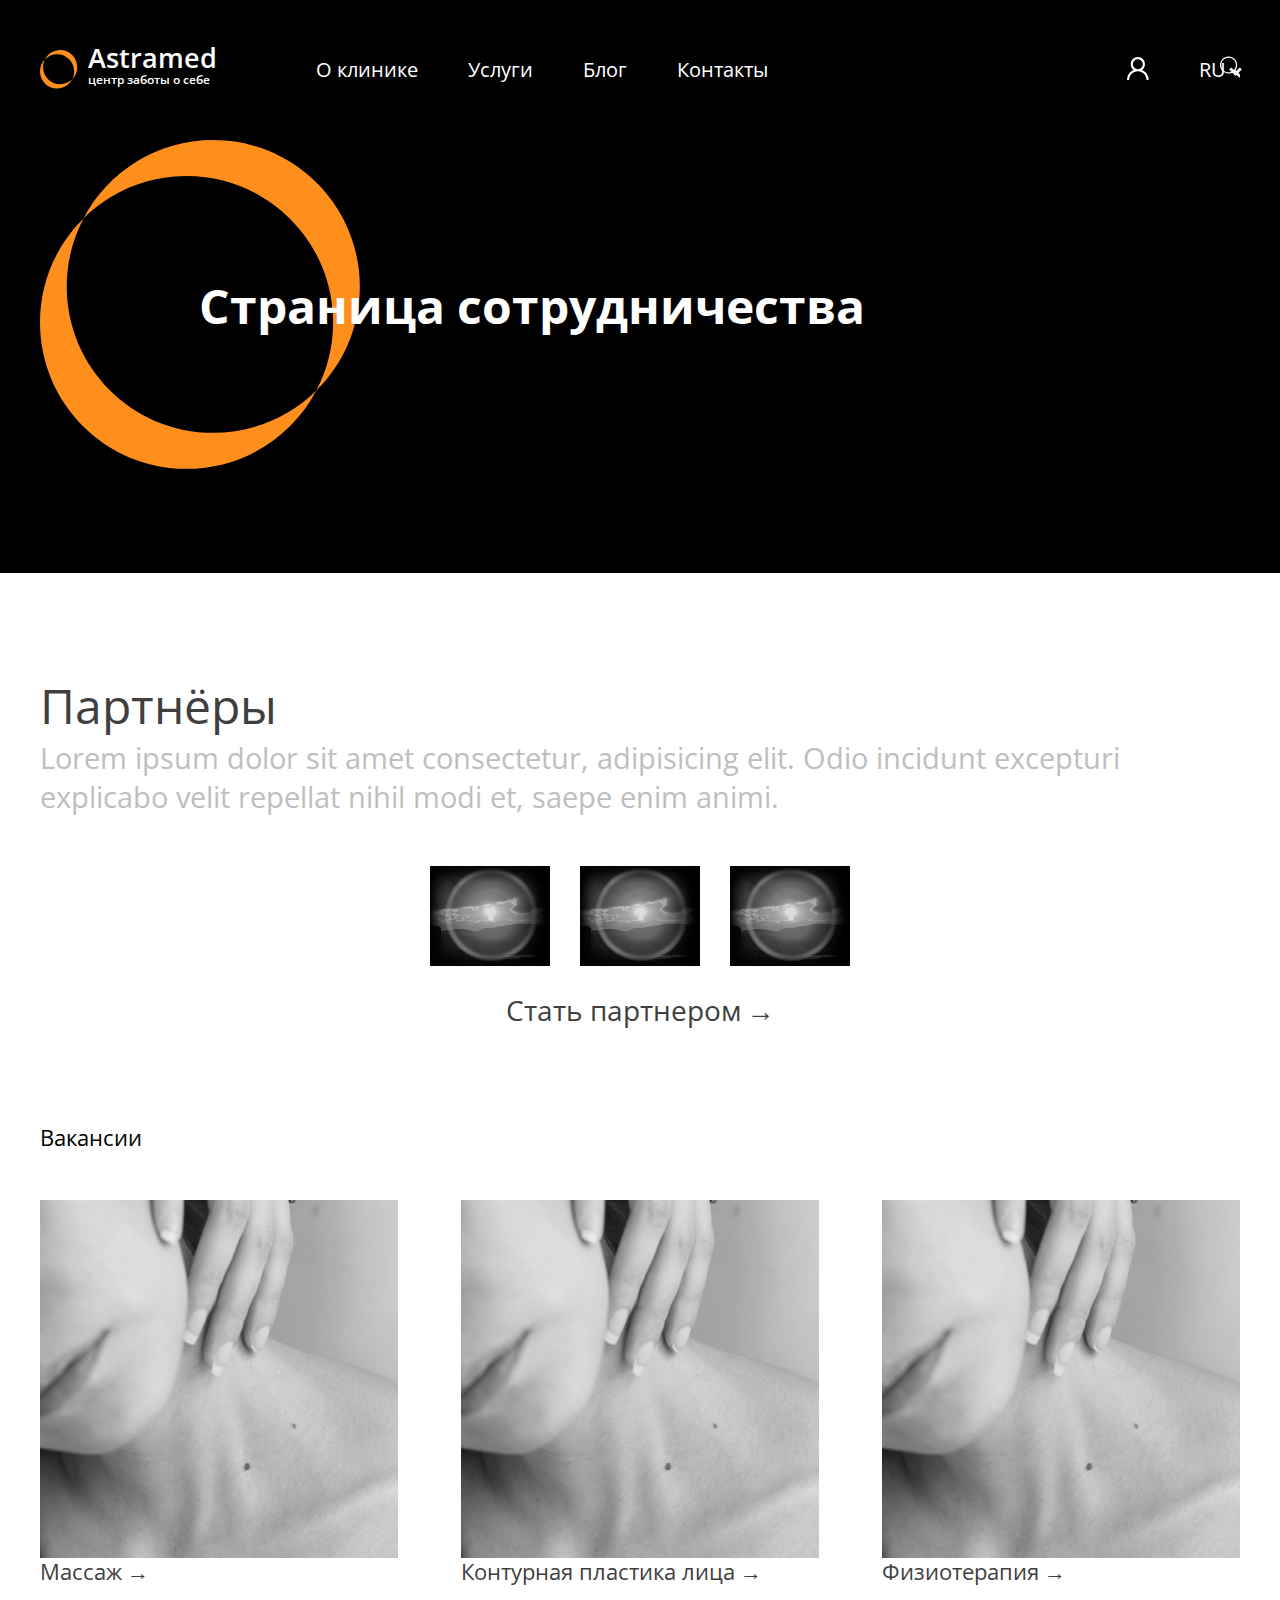
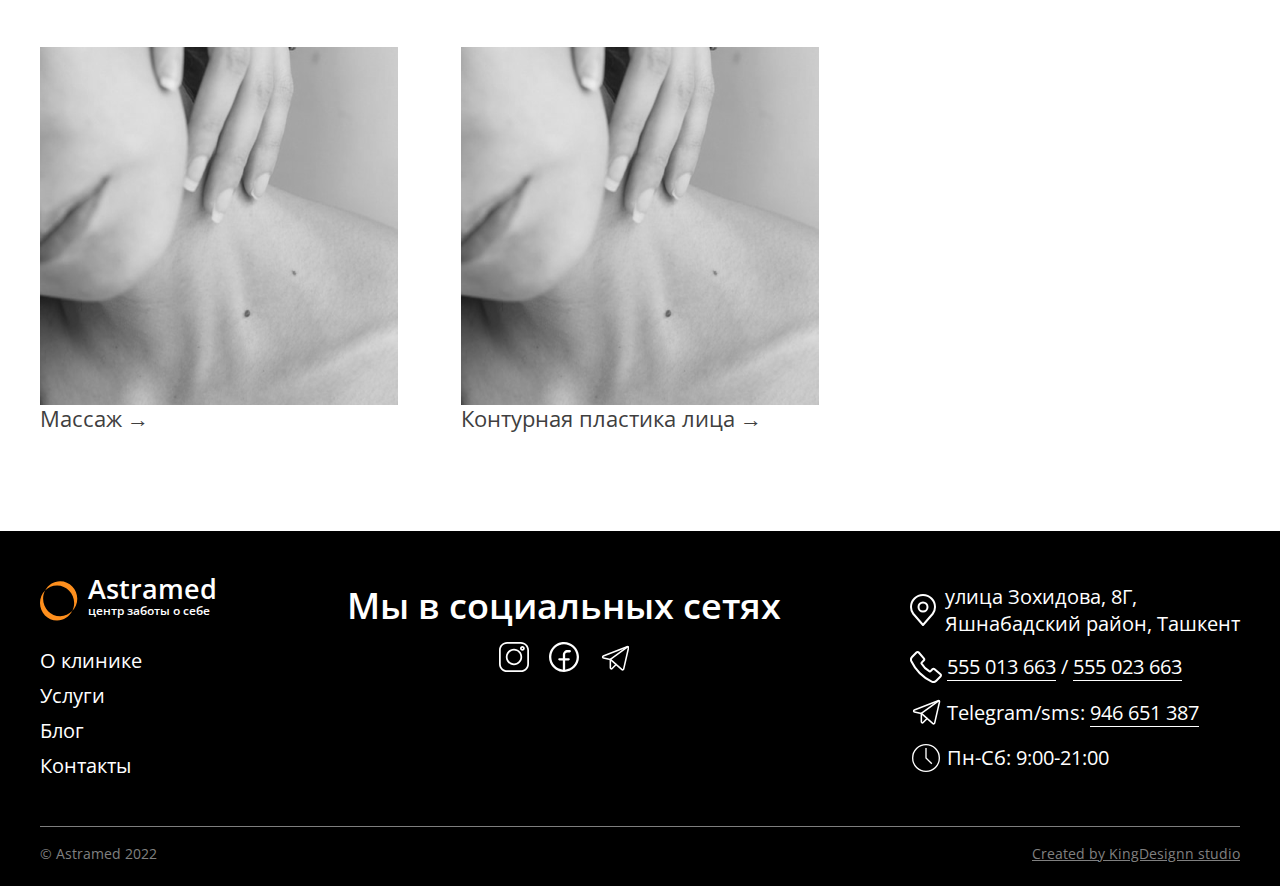
<file: cooperation.html>
<!DOCTYPE html>
<html lang="ru">
<head>
    <meta charset="UTF-8">
    <meta http-equiv="X-UA-Compatible" content="IE=edge">
    <meta name="viewport" content="width=device-width, initial-scale=1.0">
    <title>Astramed Clinic</title>

    <link rel="stylesheet" href="https://unpkg.com/swiper/swiper-bundle.min.css"/>
    <link rel="stylesheet" href="https://cdnjs.cloudflare.com/ajax/libs/animate.css/4.1.1/animate.min.css"/>
    <link rel="stylesheet" href="css/reset.css">
    <link rel="stylesheet" href="css/main.css">
    <link rel="stylesheet" href="css/adaptive.css">
    <link rel="shortcut icon" href="img/logo.svg">
</head>
<body class="body">
    <header class="header header-half">
        <div class="header__container container">
            <nav class="header__nav">
                <a href="/" class="header__logo logo">
                    <img src="img/logo.svg" alt="Astramed" class="logo__img img">
                    <p class="logo__text">Astramed <br> <span>центр заботы о себе</span></p>
                </a>
                <div class="header__body">
                    <ul class="menu__list" id="menu__list">
                        <li class="menu__item">
                            <a href="about.html" class="header__link">О клинике</a>
                        </li>
                        <li class="menu__item">
                            <a href="services.html" class="header__link">Услуги</a>
                        </li>
                        <li class="menu__item">
                            <a href="blog.html" class="header__link">Блог</a>
                        </li>
                        <li class="menu__item">
                            <a href="contacts.html" class="header__link">Контакты</a>
                        </li>
                    </ul>
                    <ul class="menu__icons">
                        <li class="menu__icon menu__icon-search">
                            <div class="search">
                                <svg class="search__icon svg">
                                    <use xlink:href="#search"></use>
                                </svg>
                                <div class="search__input">
                                    <input type="text" placeholder="Поиск..." id="mysearch">
                                </div>
                            </div>
                        </li>
                        <li class="menu__icon menu__profile">
                            <a href="profile.html" class="profile">
                                <svg class="profile__icon svg">
                                    <use xlink:href="#profile"></use>
                                </svg>
                            </a>
                        </li>
                        <li class="menu__icon">
                            <a href="" class="language">RU</a>
                        </li>
                    </ul>
                </div>
                <div class="menu__burger">
                    <span></span>
                </div>
            </nav>
            <div class="header__title aboutHeader__title">
                <img src="img/logo.svg" alt="Astramed" class="halfheader__img img">
                <h1 class="title__text animate__animated animate__fadeInRight animate__slow wow">Страница сотрудничества</h1>
            </div>
        </div>
    </header>

    <section class="blog blog-white marbot-100">
        <div class="blog__container container">
            <div class="AboutBlog__text">
                <h2 class="aboutPhilosophy__header martop-100 animate__animated animate__fadeInLeft animate__slow wow">Партнёры</h2>
                <p class="blog__subtitle marbot-50 animate__animated animate__fadeInLeft animate__slow wow">Lorem ipsum dolor sit amet consectetur, adipisicing elit. Odio incidunt excepturi explicabo velit repellat nihil modi et, saepe enim animi.</p>
                <div class="partners__list">
                    <div class="partners__item">
                        <a href="https://www.giz.de/en/html/index.html">
                            <img src="img/main.png" alt="" class="img">
                        </a>
                    </div>
                    <div class="partners__item">
                        <a href="https://www.giz.de/en/html/index.html">
                            <img src="img/main.png" alt="" class="img">
                        </a>
                    </div>
                    <div class="partners__item">
                        <a href="https://www.giz.de/en/html/index.html">
                            <img src="img/main.png" alt="" class="img">
                        </a>
                    </div>
                </div>
            </div>

            <!-- Эта страница ведет на страницу похожую на страницу оставления отзыва -->
            <a href="{% url '' %}" class="link marbot-100 priceList__link animate__animated animate__fadeInUp animate__slow wow">Стать партнером</a>

            <div class="AboutBlog__text">
                <p class="service__link black animate__animated animate__fadeInLeft animate__slow wow">Вакансии</p>
                <div class="blog__list">
                    <!-- При нажатии на вакансию попадаешь на страницу похожую на запись на приём, только + поле отправки файла, что бы отправлять резюме -->
                    <div class="blog__item animate__animated animate__fadeInUp animate__slow wow">
                        <a href="procedure.html" class="service__img">
                            <img src="img/service/massage.png" alt="service" class="img">
                        </a>
                        <a href="procedure.html" class="service__link link">Массаж</a>
                    </div>
                    <div class="blog__item animate__animated animate__fadeInUp animate__slow wow">
                        <a href="procedure.html" class="service__img">
                            <img src="img/service/massage.png" alt="service" class="img">
                        </a>
                        <a href="procedure.html" class="service__link link">Контурная пластика лица</a>
                    </div>
                    <div class="blog__item animate__animated animate__fadeInUp animate__slow wow">
                        <a href="procedure.html" class="service__img">
                            <img src="img/service/massage.png" alt="service" class="img">
                        </a>
                        <a href="procedure.html" class="service__link link">Физиотерапия</a>
                    </div>
                    <div class="blog__item animate__animated animate__fadeInUp animate__slow wow">
                        <a href="procedure.html" class="service__img">
                            <img src="img/service/massage.png" alt="service" class="img">
                        </a>
                        <a href="procedure.html" class="service__link link">Массаж</a>
                    </div>
                    <div class="blog__item animate__animated animate__fadeInUp animate__slow wow">
                        <a href="procedure.html" class="service__img">
                            <img src="img/service/massage.png" alt="service" class="img">
                        </a>
                        <a href="procedure.html" class="service__link link">Контурная пластика лица</a>
                    </div>
                </div>
            </div>
        </div>
    </section>

    <footer class="footer">
        <div class="footer__container container">
            <nav class="footer__nav">
                <a href="/" class="header__logo logo header__logo-footer">
                    <img src="img/logo.svg" alt="Astramed" class="logo__img img">
                    <p class="logo__text">Astramed <br> <span>центр заботы о себе</span></p>
                </a>
                <ul class="menu__list-footer">
                    <li class="menu__item">
                        <a href="about.html">О клинике</a>
                    </li>
                    <li class="menu__item">
                        <a href="services.html">Услуги</a>
                    </li>
                    <li class="menu__item">
                        <a href="blog.html">Блог</a>
                    </li>
                    <li class="menu__item">
                        <a href="contacts.html">Контакты</a>
                    </li>
                </ul>
            </nav>
            <div class="blog__social social blog__social-footer">
                <h3 class="social__title social__title-footer">Мы в социальных сетях</h3>
                <div class="social__list social__list-footer">
                    <div class="social__item">
                        <a href="https://www.instagram.com/astramed_clinic_uzbekistan/">
                            <svg class="instagram__icon svg">
                                <use xlink:href="#instagram"></use>
                            </svg>
                        </a>
                    </div>
                    <div class="social__item">
                        <a href="https://www.facebook.com/astramedclinic2021/">
                            <svg class="instagram__icon svg">
                                <use xlink:href="#facebook"></use>
                            </svg>
                        </a>
                    </div>
                    <div class="social__item">
                        <a href="https://t.me/+998946651387" class="whiteStroke">
                            <svg class="instagram__icon svg">
                                <use xlink:href="#telegram"></use>
                            </svg> 
                        </a>
                    </div>
                </div>
            </div>
            <div class="map__text footer__text">
                <div class="map__info map__info-footer">
                    <svg class="location__icon svg location__icon-footer">
                        <use xlink:href="#location"></use>
                    </svg>
                    улица Зохидова, 8Г, <br> Яшнабадский район, Ташкент</div>
                <div class="map__info map__info-footer">
                    <svg class="phone__icon svg phone__icon-footer">
                        <use xlink:href="#phone"></use>
                    </svg>
                    <div class="map__info_footer menu__item colorWhite">
                        <a href="tel: 555 013 663">555 013 663</a> / 
                        <a href="tel: 555 023 663">555 023 663</a>
                    </div>
                </div>
                <div class="map__info map__info-footer">
                    <svg class="phone__icon svg phone__icon-footer">
                        <use xlink:href="#telegram"></use>
                    </svg>
                    <div class="map__info_footer menu__item colorWhite">
                        Telegram/sms: <a href="https://t.me/+998946651387">946 651 387</a>
                    </div>
                </div>
                <div class="map__info map__info-footer">
                    <svg class="phone__icon svg phone__icon-footer">
                        <use xlink:href="#time"></use>
                    </svg>
                    Пн-Сб: 9:00-21:00
                </div>
            </div>
        </div>
        <div class="footer__copyright">
            <div class="copyrighy__container container">
                <p class="copyrighy__asyramed">© Astramed 2022</p>
                <a href="https://kingdesignn.ru/" class="created__kingdesignn">Created by KingDesignn studio</a>
            </div>
        </div>
    </footer>


    <!-- Иконки -->
    <svg display="none">
        <symbol width="22" height="22" id="search" viewBox="0 0 26 25">
            <path d="M18.3502 16.1613C19.8633 14.0965 20.541 11.5366 20.2477 8.99358C19.9544 6.4506 18.7118 4.11212 16.7684 2.446C14.825 0.779875 12.3242 -0.0910236 9.76622 0.00753841C7.20828 0.1061 4.78187 1.16685 2.97244 2.97758C1.16301 4.78831 0.103993 7.21547 0.00726096 9.77348C-0.0894706 12.3315 0.783217 14.8317 2.45073 16.7739C4.11824 18.7161 6.45761 19.9571 9.0008 20.2485C11.544 20.54 14.1035 19.8605 16.1671 18.3459H16.1656C16.2125 18.4084 16.2625 18.4678 16.3187 18.5256L22.335 24.5418C22.628 24.835 23.0255 24.9999 23.44 25C23.8545 25.0001 24.2521 24.8356 24.5453 24.5426C24.8386 24.2496 25.0034 23.8521 25.0035 23.4376C25.0037 23.023 24.8391 22.6254 24.5461 22.3322L18.5299 16.316C18.474 16.2594 18.4139 16.2072 18.3502 16.1597V16.1613ZM18.7533 10.1544C18.7533 11.2831 18.531 12.4007 18.0991 13.4434C17.6672 14.4862 17.0341 15.4336 16.236 16.2317C15.4379 17.0298 14.4905 17.6629 13.4477 18.0948C12.405 18.5267 11.2874 18.749 10.1587 18.749C9.03004 18.749 7.91243 18.5267 6.86968 18.0948C5.82693 17.6629 4.87946 17.0298 4.08138 16.2317C3.28329 15.4336 2.65021 14.4862 2.21829 13.4434C1.78637 12.4007 1.56406 11.2831 1.56406 10.1544C1.56406 7.87496 2.46957 5.68888 4.08138 4.07708C5.69318 2.46527 7.87926 1.55977 10.1587 1.55977C12.4381 1.55977 14.6242 2.46527 16.236 4.07708C17.8478 5.68888 18.7533 7.87496 18.7533 10.1544Z"/>
        </symbol>
        <symbol width="22" height="23" viewBox="0 0 24 25" id="profile">
            <path d="M22.6951 20.402C22.1026 18.9987 21.2429 17.7239 20.1637 16.6489C19.0878 15.5707 17.8133 14.7111 16.4105 14.1175C16.398 14.1112 16.3854 14.108 16.3728 14.1018C18.3295 12.6884 19.6015 10.3863 19.6015 7.78894C19.6015 3.48618 16.1153 0 11.8125 0C7.50978 0 4.0236 3.48618 4.0236 7.78894C4.0236 10.3863 5.29558 12.6884 7.25224 14.1049C7.23968 14.1112 7.22712 14.1143 7.21455 14.1206C5.80752 14.7142 4.54495 15.5653 3.46141 16.652C2.38324 17.7279 1.52361 19.0024 0.930004 20.4052C0.346845 21.7784 0.0323342 23.2508 0.00349651 24.7425C0.00265824 24.776 0.00853772 24.8093 0.0207887 24.8405C0.0330396 24.8718 0.0514141 24.9002 0.0748294 24.9242C0.0982447 24.9482 0.126227 24.9673 0.157128 24.9803C0.188028 24.9933 0.221222 25 0.254753 25H2.13917C2.27737 25 2.38729 24.8901 2.39043 24.755C2.45325 22.3304 3.42686 20.0597 5.14797 18.3386C6.92875 16.5578 9.2937 15.5779 11.8125 15.5779C14.3314 15.5779 16.6963 16.5578 18.4771 18.3386C20.1982 20.0597 21.1718 22.3304 21.2347 24.755C21.2378 24.8932 21.3477 25 21.4859 25H23.3703C23.4039 25 23.4371 24.9933 23.468 24.9803C23.4989 24.9673 23.5268 24.9482 23.5503 24.9242C23.5737 24.9002 23.592 24.8718 23.6043 24.8405C23.6165 24.8093 23.6224 24.776 23.6216 24.7425C23.5902 23.2412 23.2793 21.7808 22.6951 20.402ZM11.8125 13.191C10.371 13.191 9.01418 12.6288 7.99345 11.608C6.97272 10.5873 6.41053 9.23053 6.41053 7.78894C6.41053 6.34736 6.97272 4.99058 7.99345 3.96985C9.01418 2.94912 10.371 2.38693 11.8125 2.38693C13.2541 2.38693 14.6109 2.94912 15.6316 3.96985C16.6524 4.99058 17.2146 6.34736 17.2146 7.78894C17.2146 9.23053 16.6524 10.5873 15.6316 11.608C14.6109 12.6288 13.2541 13.191 11.8125 13.191Z" fill="white"/>
        </symbol>
        <symbol width="30" height="30" viewBox="0 0 30 30" id="instagram">
            <path d="M21.8792 0H8.12071C3.64288 0 0 3.64288 0 8.12071V21.8795C0 26.3571 3.64288 29.9999 8.12071 29.9999H21.8795C26.3571 29.9999 29.9999 26.3571 29.9999 21.8795V8.12071C29.9999 3.64288 26.3571 0 21.8792 0V0ZM28.2412 21.8795C28.2412 25.3873 25.3873 28.2412 21.8792 28.2412H8.12071C4.61265 28.2412 1.75872 25.3873 1.75872 21.8795V8.12071C1.75872 4.61265 4.61265 1.75872 8.12071 1.75872H21.8795C25.3873 1.75872 28.2412 4.61265 28.2412 8.12071V21.8795Z"/>
            <path d="M15 6.79688C10.4768 6.79688 6.79712 10.4766 6.79712 14.9998C6.79712 19.5229 10.4768 23.2026 15 23.2026C19.5232 23.2026 23.2029 19.5229 23.2029 14.9998C23.2029 10.4766 19.5232 6.79688 15 6.79688ZM15 21.4439C11.4468 21.4439 8.55584 18.5531 8.55584 14.9998C8.55584 11.4466 11.4468 8.5556 15 8.5556C18.5534 8.5556 21.4442 11.4466 21.4442 14.9998C21.4442 18.5531 18.5534 21.4439 15 21.4439Z"/>
            <path d="M23.399 3.88379C22.0623 3.88379 20.9751 4.9712 20.9751 6.30764C20.9751 7.64431 22.0623 8.73173 23.399 8.73173C24.7356 8.73173 25.823 7.64431 25.823 6.30764C25.823 4.97098 24.7356 3.88379 23.399 3.88379ZM23.399 6.97277C23.0323 6.97277 22.7338 6.67431 22.7338 6.30764C22.7338 5.94075 23.0323 5.64251 23.399 5.64251C23.7658 5.64251 24.0643 5.94075 24.0643 6.30764C24.0643 6.67431 23.7658 6.97277 23.399 6.97277Z"/>
        </symbol>
        <symbol width="30" height="30" viewBox="0 0 30 30" id="facebook">
            <path d="M30 15C30 12.0333 29.1203 9.13319 27.472 6.66645C25.8238 4.19971 23.4811 2.27713 20.7403 1.14181C17.9994 0.00649927 14.9834 -0.290551 12.0736 0.288227C9.16393 0.867006 6.49119 2.29562 4.3934 4.3934C2.29562 6.49119 0.867006 9.16393 0.288227 12.0736C-0.290551 14.9834 0.00649927 17.9994 1.14181 20.7403C2.27713 23.4811 4.19971 25.8238 6.66645 27.472C9.13319 29.1203 12.0333 30 15 30C18.9771 29.9962 22.7902 28.4146 25.6024 25.6024C28.4146 22.7902 29.9962 18.9771 30 15ZM16.1538 27.6346V18.4615H19.6154C19.9214 18.4615 20.2149 18.34 20.4313 18.1236C20.6477 17.9072 20.7692 17.6137 20.7692 17.3077C20.7692 17.0017 20.6477 16.7082 20.4313 16.4918C20.2149 16.2754 19.9214 16.1538 19.6154 16.1538H16.1538V12.6923C16.1538 12.0803 16.397 11.4933 16.8298 11.0605C17.2625 10.6278 17.8495 10.3846 18.4615 10.3846H20.7692C21.0753 10.3846 21.3687 10.2631 21.5851 10.0467C21.8015 9.83028 21.9231 9.53679 21.9231 9.23077C21.9231 8.92476 21.8015 8.63127 21.5851 8.41488C21.3687 8.19849 21.0753 8.07693 20.7692 8.07693H18.4615C17.2386 8.08073 16.0669 8.56822 15.2022 9.43294C14.3374 10.2977 13.85 11.4694 13.8462 12.6923V16.1538H10.3846C10.0786 16.1538 9.78512 16.2754 9.56873 16.4918C9.35234 16.7082 9.23077 17.0017 9.23077 17.3077C9.23077 17.6137 9.35234 17.9072 9.56873 18.1236C9.78512 18.34 10.0786 18.4615 10.3846 18.4615H13.8462V27.6346C10.5935 27.3377 7.58043 25.7982 5.43381 23.3365C3.28719 20.8747 2.17223 17.6802 2.32084 14.4173C2.46946 11.1545 3.87022 8.07455 6.23175 5.81814C8.59328 3.56173 11.7338 2.30256 15 2.30256C18.2662 2.30256 21.4067 3.56173 23.7683 5.81814C26.1298 8.07455 27.5305 11.1545 27.6792 14.4173C27.8278 17.6802 26.7128 20.8747 24.5662 23.3365C22.4196 25.7982 19.4065 27.3377 16.1538 27.6346Z" fill="white"/>
        </symbol>
        <symbol width="26" height="32" viewBox="0 0 26 32" id="location" fill="none">
            <path d="M13 17.5C15.4853 17.5 17.5 15.4853 17.5 13C17.5 10.5147 15.4853 8.5 13 8.5C10.5147 8.5 8.5 10.5147 8.5 13C8.5 15.4853 10.5147 17.5 13 17.5Z" stroke-width="2" stroke-linecap="round" stroke-linejoin="round"/>
            <path d="M13 1C9.8174 1 6.76516 2.26428 4.51472 4.51472C2.26428 6.76516 1 9.8174 1 13C1 15.838 1.603 17.695 3.25 19.75L13 31L22.75 19.75C24.397 17.695 25 15.838 25 13C25 9.8174 23.7357 6.76516 21.4853 4.51472C19.2348 2.26428 16.1826 1 13 1V1Z" stroke-width="2" stroke-linecap="round" stroke-linejoin="round"/>
        </symbol>
        <symbol width="32" height="32" viewBox="0 0 32 32" id="phone" fill="none">
            <path d="M13.8306 7.36113L8.75638 1.50398C8.17142 0.82902 7.09898 0.83202 6.41952 1.51298L2.24677 5.69323C1.00485 6.93665 0.649369 8.78304 1.36783 10.2635C5.66 19.1504 12.8272 26.3276 21.7081 30.6322C23.187 31.3507 25.0319 30.9952 26.2738 29.7518L30.4856 25.5325C31.168 24.8501 31.1695 23.7716 30.4886 23.1867L24.6089 18.1395C23.994 17.6115 23.0385 17.6805 22.4221 18.2985L20.3762 20.3473C20.2715 20.4571 20.1336 20.5295 19.9837 20.5533C19.8339 20.5772 19.6804 20.5512 19.5467 20.4793C16.2026 18.5536 13.4286 15.776 11.5072 12.4293C11.4353 12.2955 11.4092 12.1417 11.4331 11.9916C11.4569 11.8415 11.5293 11.7034 11.6392 11.5984L13.6791 9.557C14.2971 8.93603 14.3645 7.97609 13.8306 7.35963V7.36113Z" stroke-width="2" stroke-linecap="round" stroke-linejoin="round"/>
        </symbol>
        <symbol id="time" width="32px" height="32px" viewBox="0 0 24 24" aria-labelledby="timeIconTitle" stroke-width="1" stroke-linecap="square" stroke-linejoin="miter" fill="none" color="#000000"><circle cx="12" cy="12" r="10"/> <polyline points="12 5 12 12 16 16"/>
        </symbol>
        <symbol id="telegram" width="32px" height="32px" viewBox="0 0 248 248" fill="none">
            <path d="M88,134.9,177.9,214a8,8,0,0,0,13.1-4.2L228.6,45.6a8,8,0,0,0-10.7-9.2L33.3,108.9c-7.4,2.9-6.4,13.7,1.4,15.3Z" stroke-linecap="round" stroke-linejoin="round" stroke-width="12"/>
            <line x1="88" y1="134.9" x2="224.1" y2="36.6" stroke-linecap="round" stroke-linejoin="round" stroke-width="12"/>
            <path d="M132.9,174.4l-31.2,31.2A8,8,0,0,1,88,200V134.9" stroke-linecap="round" stroke-linejoin="round" stroke-width="12"/>
        </symbol>
    </svg>

    <script src="https://unpkg.com/swiper/swiper-bundle.min.js"></script>
    <script src="https://cdnjs.cloudflare.com/ajax/libs/wow/1.1.2/wow.min.js" integrity="sha512-Eak/29OTpb36LLo2r47IpVzPBLXnAMPAVypbSZiZ4Qkf8p/7S/XRG5xp7OKWPPYfJT6metI+IORkR5G8F900+g==" crossorigin="anonymous" referrerpolicy="no-referrer"></script>
    <script> new WOW().init(); </script>
    <script src="js/script.js"></script>
</body>
</html>
</file>
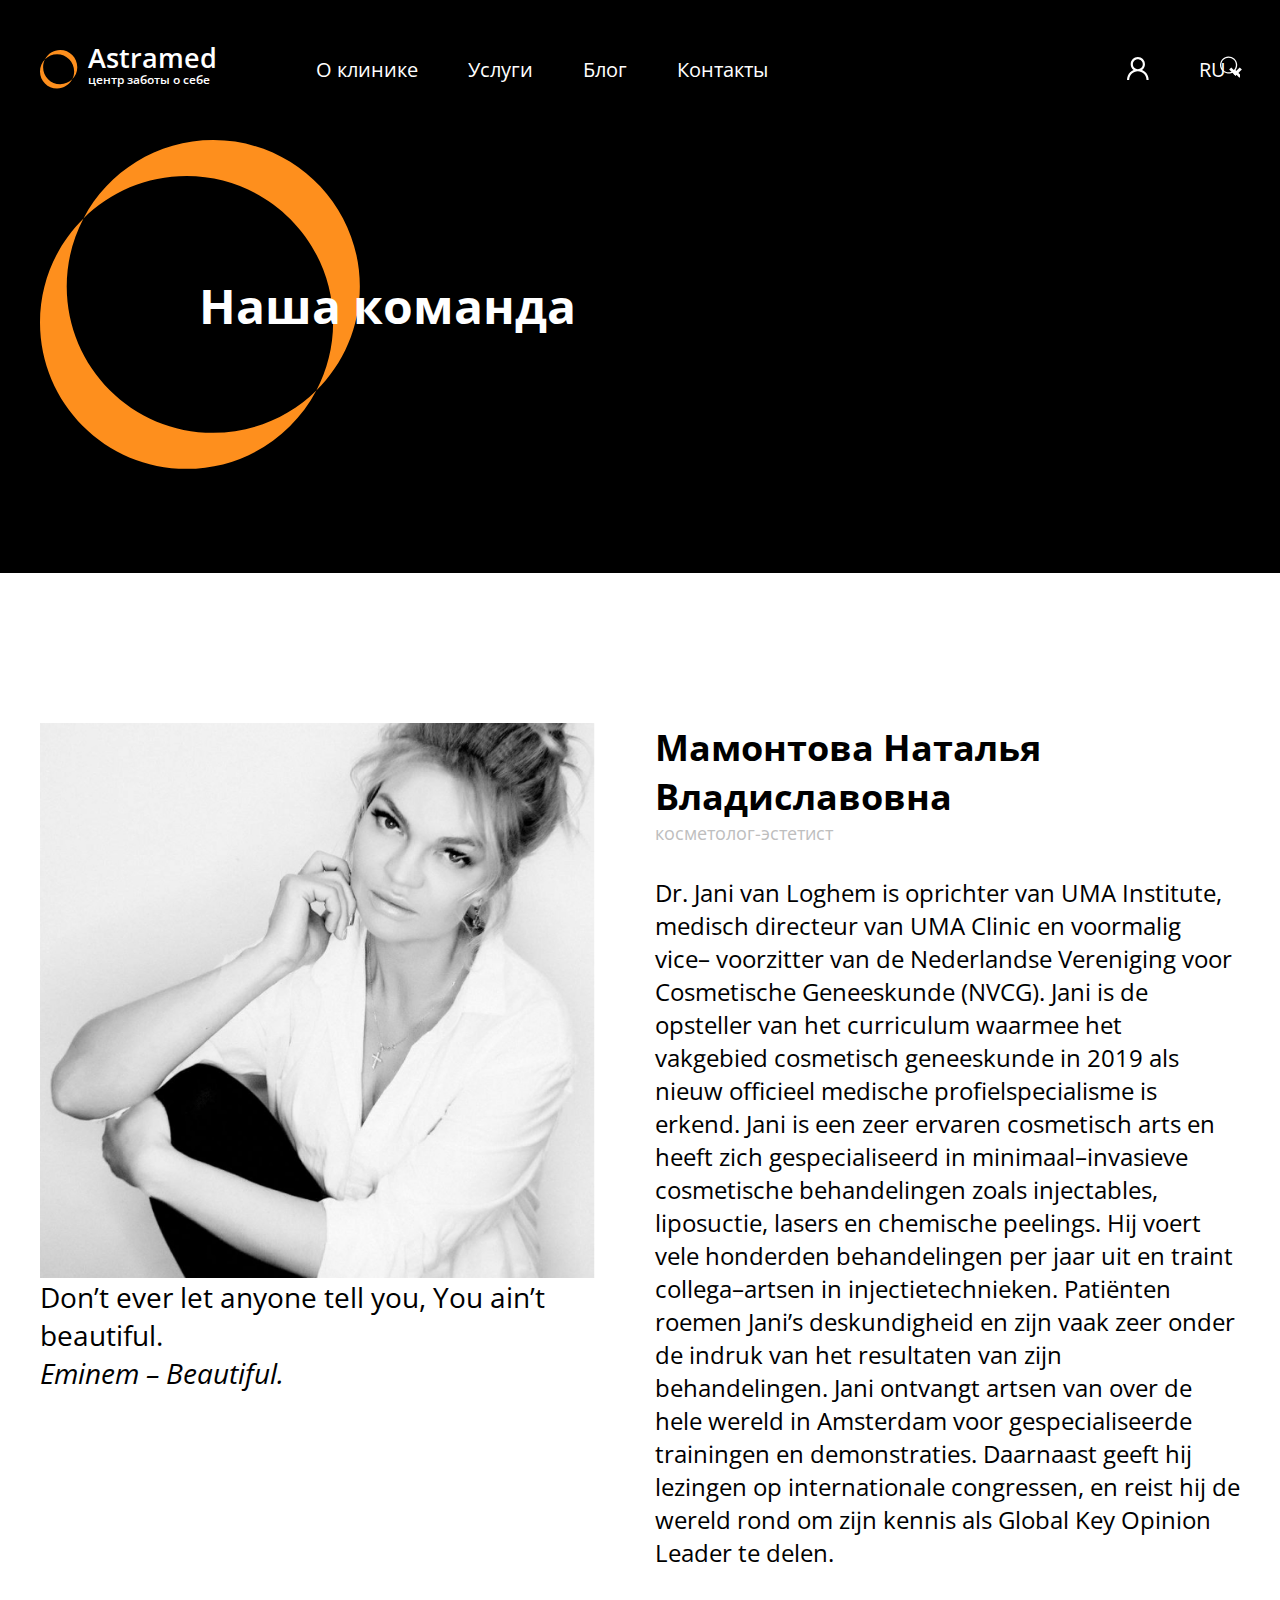
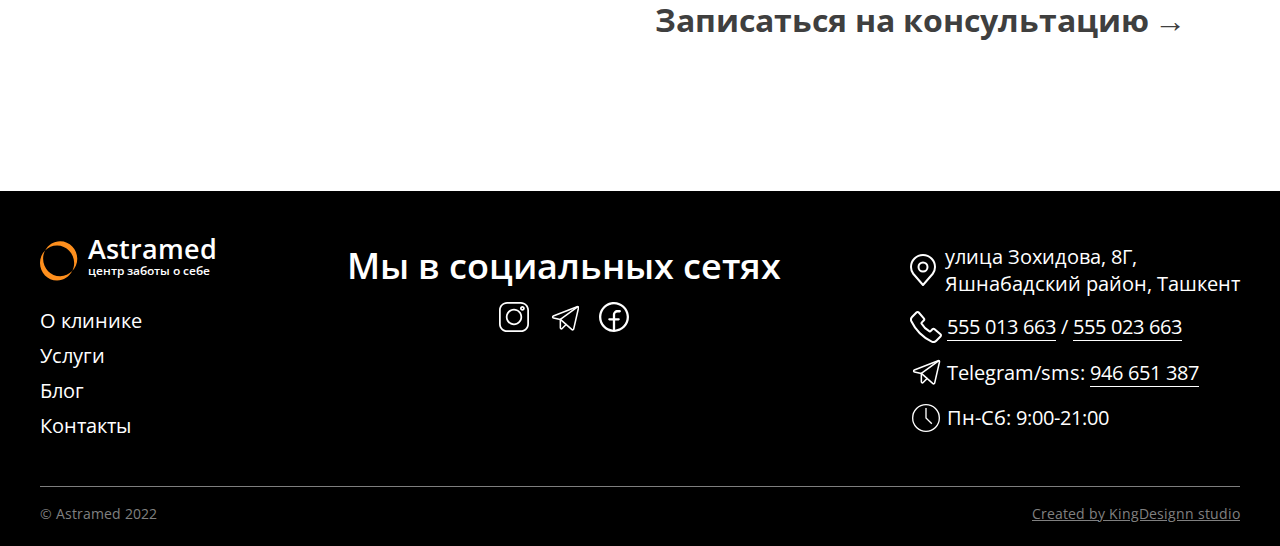
<file: member.html>
<!DOCTYPE html>
<html lang="en">
<head>
    <meta charset="UTF-8">
    <meta http-equiv="X-UA-Compatible" content="IE=edge">
    <meta name="viewport" content="width=device-width, initial-scale=1.0">
    <title>Astramed Clinic</title>

    <link rel="stylesheet" href="https://unpkg.com/swiper/swiper-bundle.min.css"/>
    <link rel="stylesheet" href="https://cdnjs.cloudflare.com/ajax/libs/animate.css/4.1.1/animate.min.css"/>
    <link rel="stylesheet" href="css/reset.css">
    <link rel="stylesheet" href="css/main.css">
    <link rel="stylesheet" href="css/adaptive.css">
    <link rel="shortcut icon" href="img/logo.svg">
</head>
<body class="body">
    <header class="header header-half">
        <div class="header__container container">
            <nav class="header__nav">
                <a href="/" class="header__logo logo">
                    <img src="img/logo.svg" alt="Astramed" class="logo__img img">
                    <p class="logo__text">Astramed <br> <span>центр заботы о себе</span></p>
                </a>
                <div class="header__body">
                    <ul class="menu__list" id="menu__list">
                        <li class="menu__item">
                            <a href="about.html" class="header__link">О клинике</a>
                        </li>
                        <li class="menu__item">
                            <a href="services.html" class="header__link">Услуги</a>
                        </li>
                        <li class="menu__item">
                            <a href="blog.html" class="header__link">Блог</a>
                        </li>
                        <li class="menu__item">
                            <a href="contacts.html" class="header__link">Контакты</a>
                        </li>
                    </ul>
                    <ul class="menu__icons">
                        <li class="menu__icon menu__icon-search">
                            <div class="search">
                                <svg class="search__icon svg">
                                    <use xlink:href="#search"></use>
                                </svg>
                                <div class="search__input">
                                    <input type="text" placeholder="Поиск..." id="mysearch">
                                </div>
                            </div>
                        </li>
                        <li class="menu__icon menu__profile">
                            <a href="profile.html" class="profile">
                                <svg class="profile__icon svg">
                                    <use xlink:href="#profile"></use>
                                </svg>
                            </a>
                        </li>
                        <li class="menu__icon">
                            <a href="" class="language">RU</a>
                        </li>
                    </ul>
                </div>
                <div class="menu__burger">
                    <span></span>
                </div>
            </nav>
            <div class="header__title aboutHeader__title">
                <img src="img/logo.svg" alt="Astramed" class="halfheader__img img">
                <h1 class="title__text animate__animated animate__fadeInRight animate__slow wow">Наша команда</h1>
            </div>
        </div>
        </header>

        <section class="blog-white marbot-150">
            <div class="member__container container">
                <div class="member__info animate__animated animate__fadeInLeft animate__slow wow">
                    <img src="img/team/2.jpg" alt="" class="member__img img">
                    <div class="member__quote">
                        <p class="quote__text">Don’t ever let anyone tell you, You ain’t beautiful. <br>
                            <i>Eminem – Beautiful.</i></p>
                    </div>
                </div>
                <div class="member__content animate__animated animate__fadeInRight animate__slow wow">
                    <h3 class="member__subtitle">Мамонтова Наталья Владиславовна
                    </h3>
                    <span>косметолог-эстетист</span>
                    <p class="member__text">Dr. Jani van Loghem is oprichter van UMA Institute, medisch directeur van UMA Clinic en voormalig vice– voorzitter van de Nederlandse Vereniging voor Cosmetische Geneeskunde (NVCG). Jani is de opsteller van het curriculum waarmee het vakgebied cosmetisch geneeskunde in 2019 als nieuw officieel medische profielspecialisme is erkend. Jani is een zeer ervaren cosmetisch arts en heeft zich gespecialiseerd in minimaal–invasieve cosmetische behandelingen zoals injectables, liposuctie, lasers en chemische peelings. Hij voert vele honderden behandelingen per jaar uit en traint collega–artsen in injectietechnieken. Patiënten roemen Jani’s deskundigheid en zijn vaak zeer onder de indruk van het resultaten van zijn behandelingen. Jani ontvangt artsen van over de hele wereld in Amsterdam voor gespecialiseerde trainingen en demonstraties. Daarnaast geeft hij lezingen op internationale congressen, en reist hij de wereld rond om zijn kennis als Global Key Opinion Leader te delen.</p>
                    <a href="authorization.html" class="member__link link">Записаться на консультацию</a>
                </div>
            </div>
        </section>

        <footer class="footer">
            <div class="footer__container container">
                <nav class="footer__nav">
                    <a href="/" class="header__logo logo header__logo-footer">
                        <img src="img/logo.svg" alt="Astramed" class="logo__img img">
                        <p class="logo__text">Astramed <br> <span>центр заботы о себе</span></p>
                    </a>
                    <ul class="menu__list-footer">
                        <li class="menu__item">
                            <a href="about.html">О клинике</a>
                        </li>
                        <li class="menu__item">
                            <a href="services.html">Услуги</a>
                        </li>
                        <li class="menu__item">
                            <a href="blog.html">Блог</a>
                        </li>
                        <li class="menu__item">
                            <a href="contacts.html">Контакты</a>
                        </li>
                    </ul>
                </nav>
                <div class="blog__social social blog__social-footer">
                    <h3 class="social__title social__title-footer">Мы в социальных сетях</h3>
                    <div class="social__list social__list-footer">
                        <div class="social__item">
                            <a href="https://www.instagram.com/astramed_clinic_uzbekistan/">
                                <svg class="instagram__icon svg">
                                    <use xlink:href="#instagram"></use>
                                </svg>
                            </a>
                        </div>
                        <div class="social__item">
                            <a href="https://t.me/+998946651387" class="whiteStroke">
                                <svg class="instagram__icon svg">
                                    <use xlink:href="#telegram"></use>
                                </svg> 
                            </a>
                        </div>
                        <div class="social__item">
                            <a href="https://www.facebook.com/astramedclinic2021/">
                                <svg class="instagram__icon svg">
                                    <use xlink:href="#facebook"></use>
                                </svg>
                            </a>
                        </div>
                    </div>
                </div>
                <div class="map__text footer__text">
                    <div class="map__info map__info-footer">
                        <svg class="location__icon svg location__icon-footer">
                            <use xlink:href="#location"></use>
                        </svg>
                        улица Зохидова, 8Г, <br> Яшнабадский район, Ташкент</div>
                    <div class="map__info map__info-footer">
                        <svg class="phone__icon svg phone__icon-footer">
                            <use xlink:href="#phone"></use>
                        </svg>
                        <div class="map__info_footer menu__item colorWhite">
                            <a href="tel: 555 013 663">555 013 663</a> / 
                            <a href="tel: 555 023 663">555 023 663</a>
                        </div>
                    </div>
                    <div class="map__info map__info-footer">
                        <svg class="phone__icon svg phone__icon-footer">
                            <use xlink:href="#telegram"></use>
                        </svg>
                        <div class="map__info_footer menu__item colorWhite">
                            Telegram/sms: <a href="https://t.me/+998946651387">946 651 387</a>
                        </div>
                    </div>
                    <div class="map__info map__info-footer">
                        <svg class="phone__icon svg phone__icon-footer">
                            <use xlink:href="#time"></use>
                        </svg>
                        Пн-Сб: 9:00-21:00
                    </div>
                </div>
            </div>
            <div class="footer__copyright">
                <div class="copyrighy__container container">
                    <p class="copyrighy__asyramed">© Astramed 2022</p>
                    <a href="https://kingdesignn.ru/" class="created__kingdesignn">Created by KingDesignn studio</a>
                </div>
            </div>
        </footer>
        
         <!-- Иконки -->
        <svg display="none">
            <symbol width="22" height="22" id="search" viewBox="0 0 26 25">
                <path d="M18.3502 16.1613C19.8633 14.0965 20.541 11.5366 20.2477 8.99358C19.9544 6.4506 18.7118 4.11212 16.7684 2.446C14.825 0.779875 12.3242 -0.0910236 9.76622 0.00753841C7.20828 0.1061 4.78187 1.16685 2.97244 2.97758C1.16301 4.78831 0.103993 7.21547 0.00726096 9.77348C-0.0894706 12.3315 0.783217 14.8317 2.45073 16.7739C4.11824 18.7161 6.45761 19.9571 9.0008 20.2485C11.544 20.54 14.1035 19.8605 16.1671 18.3459H16.1656C16.2125 18.4084 16.2625 18.4678 16.3187 18.5256L22.335 24.5418C22.628 24.835 23.0255 24.9999 23.44 25C23.8545 25.0001 24.2521 24.8356 24.5453 24.5426C24.8386 24.2496 25.0034 23.8521 25.0035 23.4376C25.0037 23.023 24.8391 22.6254 24.5461 22.3322L18.5299 16.316C18.474 16.2594 18.4139 16.2072 18.3502 16.1597V16.1613ZM18.7533 10.1544C18.7533 11.2831 18.531 12.4007 18.0991 13.4434C17.6672 14.4862 17.0341 15.4336 16.236 16.2317C15.4379 17.0298 14.4905 17.6629 13.4477 18.0948C12.405 18.5267 11.2874 18.749 10.1587 18.749C9.03004 18.749 7.91243 18.5267 6.86968 18.0948C5.82693 17.6629 4.87946 17.0298 4.08138 16.2317C3.28329 15.4336 2.65021 14.4862 2.21829 13.4434C1.78637 12.4007 1.56406 11.2831 1.56406 10.1544C1.56406 7.87496 2.46957 5.68888 4.08138 4.07708C5.69318 2.46527 7.87926 1.55977 10.1587 1.55977C12.4381 1.55977 14.6242 2.46527 16.236 4.07708C17.8478 5.68888 18.7533 7.87496 18.7533 10.1544Z"/>
            </symbol>
            <symbol width="22" height="23" viewBox="0 0 24 25" id="profile">
                <path d="M22.6951 20.402C22.1026 18.9987 21.2429 17.7239 20.1637 16.6489C19.0878 15.5707 17.8133 14.7111 16.4105 14.1175C16.398 14.1112 16.3854 14.108 16.3728 14.1018C18.3295 12.6884 19.6015 10.3863 19.6015 7.78894C19.6015 3.48618 16.1153 0 11.8125 0C7.50978 0 4.0236 3.48618 4.0236 7.78894C4.0236 10.3863 5.29558 12.6884 7.25224 14.1049C7.23968 14.1112 7.22712 14.1143 7.21455 14.1206C5.80752 14.7142 4.54495 15.5653 3.46141 16.652C2.38324 17.7279 1.52361 19.0024 0.930004 20.4052C0.346845 21.7784 0.0323342 23.2508 0.00349651 24.7425C0.00265824 24.776 0.00853772 24.8093 0.0207887 24.8405C0.0330396 24.8718 0.0514141 24.9002 0.0748294 24.9242C0.0982447 24.9482 0.126227 24.9673 0.157128 24.9803C0.188028 24.9933 0.221222 25 0.254753 25H2.13917C2.27737 25 2.38729 24.8901 2.39043 24.755C2.45325 22.3304 3.42686 20.0597 5.14797 18.3386C6.92875 16.5578 9.2937 15.5779 11.8125 15.5779C14.3314 15.5779 16.6963 16.5578 18.4771 18.3386C20.1982 20.0597 21.1718 22.3304 21.2347 24.755C21.2378 24.8932 21.3477 25 21.4859 25H23.3703C23.4039 25 23.4371 24.9933 23.468 24.9803C23.4989 24.9673 23.5268 24.9482 23.5503 24.9242C23.5737 24.9002 23.592 24.8718 23.6043 24.8405C23.6165 24.8093 23.6224 24.776 23.6216 24.7425C23.5902 23.2412 23.2793 21.7808 22.6951 20.402ZM11.8125 13.191C10.371 13.191 9.01418 12.6288 7.99345 11.608C6.97272 10.5873 6.41053 9.23053 6.41053 7.78894C6.41053 6.34736 6.97272 4.99058 7.99345 3.96985C9.01418 2.94912 10.371 2.38693 11.8125 2.38693C13.2541 2.38693 14.6109 2.94912 15.6316 3.96985C16.6524 4.99058 17.2146 6.34736 17.2146 7.78894C17.2146 9.23053 16.6524 10.5873 15.6316 11.608C14.6109 12.6288 13.2541 13.191 11.8125 13.191Z" fill="white"/>
            </symbol>
            <symbol width="30" height="30" viewBox="0 0 30 30" id="instagram">
                <path d="M21.8792 0H8.12071C3.64288 0 0 3.64288 0 8.12071V21.8795C0 26.3571 3.64288 29.9999 8.12071 29.9999H21.8795C26.3571 29.9999 29.9999 26.3571 29.9999 21.8795V8.12071C29.9999 3.64288 26.3571 0 21.8792 0V0ZM28.2412 21.8795C28.2412 25.3873 25.3873 28.2412 21.8792 28.2412H8.12071C4.61265 28.2412 1.75872 25.3873 1.75872 21.8795V8.12071C1.75872 4.61265 4.61265 1.75872 8.12071 1.75872H21.8795C25.3873 1.75872 28.2412 4.61265 28.2412 8.12071V21.8795Z"/>
                <path d="M15 6.79688C10.4768 6.79688 6.79712 10.4766 6.79712 14.9998C6.79712 19.5229 10.4768 23.2026 15 23.2026C19.5232 23.2026 23.2029 19.5229 23.2029 14.9998C23.2029 10.4766 19.5232 6.79688 15 6.79688ZM15 21.4439C11.4468 21.4439 8.55584 18.5531 8.55584 14.9998C8.55584 11.4466 11.4468 8.5556 15 8.5556C18.5534 8.5556 21.4442 11.4466 21.4442 14.9998C21.4442 18.5531 18.5534 21.4439 15 21.4439Z"/>
                <path d="M23.399 3.88379C22.0623 3.88379 20.9751 4.9712 20.9751 6.30764C20.9751 7.64431 22.0623 8.73173 23.399 8.73173C24.7356 8.73173 25.823 7.64431 25.823 6.30764C25.823 4.97098 24.7356 3.88379 23.399 3.88379ZM23.399 6.97277C23.0323 6.97277 22.7338 6.67431 22.7338 6.30764C22.7338 5.94075 23.0323 5.64251 23.399 5.64251C23.7658 5.64251 24.0643 5.94075 24.0643 6.30764C24.0643 6.67431 23.7658 6.97277 23.399 6.97277Z"/>
            </symbol>
            <symbol width="30" height="30" viewBox="0 0 30 30" id="facebook">
                <path d="M30 15C30 12.0333 29.1203 9.13319 27.472 6.66645C25.8238 4.19971 23.4811 2.27713 20.7403 1.14181C17.9994 0.00649927 14.9834 -0.290551 12.0736 0.288227C9.16393 0.867006 6.49119 2.29562 4.3934 4.3934C2.29562 6.49119 0.867006 9.16393 0.288227 12.0736C-0.290551 14.9834 0.00649927 17.9994 1.14181 20.7403C2.27713 23.4811 4.19971 25.8238 6.66645 27.472C9.13319 29.1203 12.0333 30 15 30C18.9771 29.9962 22.7902 28.4146 25.6024 25.6024C28.4146 22.7902 29.9962 18.9771 30 15ZM16.1538 27.6346V18.4615H19.6154C19.9214 18.4615 20.2149 18.34 20.4313 18.1236C20.6477 17.9072 20.7692 17.6137 20.7692 17.3077C20.7692 17.0017 20.6477 16.7082 20.4313 16.4918C20.2149 16.2754 19.9214 16.1538 19.6154 16.1538H16.1538V12.6923C16.1538 12.0803 16.397 11.4933 16.8298 11.0605C17.2625 10.6278 17.8495 10.3846 18.4615 10.3846H20.7692C21.0753 10.3846 21.3687 10.2631 21.5851 10.0467C21.8015 9.83028 21.9231 9.53679 21.9231 9.23077C21.9231 8.92476 21.8015 8.63127 21.5851 8.41488C21.3687 8.19849 21.0753 8.07693 20.7692 8.07693H18.4615C17.2386 8.08073 16.0669 8.56822 15.2022 9.43294C14.3374 10.2977 13.85 11.4694 13.8462 12.6923V16.1538H10.3846C10.0786 16.1538 9.78512 16.2754 9.56873 16.4918C9.35234 16.7082 9.23077 17.0017 9.23077 17.3077C9.23077 17.6137 9.35234 17.9072 9.56873 18.1236C9.78512 18.34 10.0786 18.4615 10.3846 18.4615H13.8462V27.6346C10.5935 27.3377 7.58043 25.7982 5.43381 23.3365C3.28719 20.8747 2.17223 17.6802 2.32084 14.4173C2.46946 11.1545 3.87022 8.07455 6.23175 5.81814C8.59328 3.56173 11.7338 2.30256 15 2.30256C18.2662 2.30256 21.4067 3.56173 23.7683 5.81814C26.1298 8.07455 27.5305 11.1545 27.6792 14.4173C27.8278 17.6802 26.7128 20.8747 24.5662 23.3365C22.4196 25.7982 19.4065 27.3377 16.1538 27.6346Z"/>
            </symbol>
            <symbol width="26" height="32" viewBox="0 0 26 32" id="location" fill="none">
                <path d="M13 17.5C15.4853 17.5 17.5 15.4853 17.5 13C17.5 10.5147 15.4853 8.5 13 8.5C10.5147 8.5 8.5 10.5147 8.5 13C8.5 15.4853 10.5147 17.5 13 17.5Z" stroke-width="2" stroke-linecap="round" stroke-linejoin="round"/>
                <path d="M13 1C9.8174 1 6.76516 2.26428 4.51472 4.51472C2.26428 6.76516 1 9.8174 1 13C1 15.838 1.603 17.695 3.25 19.75L13 31L22.75 19.75C24.397 17.695 25 15.838 25 13C25 9.8174 23.7357 6.76516 21.4853 4.51472C19.2348 2.26428 16.1826 1 13 1V1Z" stroke-width="2" stroke-linecap="round" stroke-linejoin="round"/>
            </symbol>
            <symbol width="32" height="32" viewBox="0 0 32 32" id="phone" fill="none">
                <path d="M13.8306 7.36113L8.75638 1.50398C8.17142 0.82902 7.09898 0.83202 6.41952 1.51298L2.24677 5.69323C1.00485 6.93665 0.649369 8.78304 1.36783 10.2635C5.66 19.1504 12.8272 26.3276 21.7081 30.6322C23.187 31.3507 25.0319 30.9952 26.2738 29.7518L30.4856 25.5325C31.168 24.8501 31.1695 23.7716 30.4886 23.1867L24.6089 18.1395C23.994 17.6115 23.0385 17.6805 22.4221 18.2985L20.3762 20.3473C20.2715 20.4571 20.1336 20.5295 19.9837 20.5533C19.8339 20.5772 19.6804 20.5512 19.5467 20.4793C16.2026 18.5536 13.4286 15.776 11.5072 12.4293C11.4353 12.2955 11.4092 12.1417 11.4331 11.9916C11.4569 11.8415 11.5293 11.7034 11.6392 11.5984L13.6791 9.557C14.2971 8.93603 14.3645 7.97609 13.8306 7.35963V7.36113Z" stroke-width="2" stroke-linecap="round" stroke-linejoin="round"/>
            </symbol>
            <symbol id="time" width="32px" height="32px" viewBox="0 0 24 24" aria-labelledby="timeIconTitle" stroke-width="1" stroke-linecap="square" stroke-linejoin="miter" fill="none" color="#000000"><circle cx="12" cy="12" r="10"/> <polyline points="12 5 12 12 16 16"/>
            </symbol>
            <symbol id="telegram" width="32px" height="32px" viewBox="0 0 248 248" fill="none">
                <path d="M88,134.9,177.9,214a8,8,0,0,0,13.1-4.2L228.6,45.6a8,8,0,0,0-10.7-9.2L33.3,108.9c-7.4,2.9-6.4,13.7,1.4,15.3Z" stroke-linecap="round" stroke-linejoin="round" stroke-width="12"/>
                <line x1="88" y1="134.9" x2="224.1" y2="36.6" stroke-linecap="round" stroke-linejoin="round" stroke-width="12"/>
                <path d="M132.9,174.4l-31.2,31.2A8,8,0,0,1,88,200V134.9" stroke-linecap="round" stroke-linejoin="round" stroke-width="12"/>
            </symbol>
        </svg>

        <script src="https://unpkg.com/swiper/swiper-bundle.min.js"></script>
        <script src="https://cdnjs.cloudflare.com/ajax/libs/wow/1.1.2/wow.min.js" integrity="sha512-Eak/29OTpb36LLo2r47IpVzPBLXnAMPAVypbSZiZ4Qkf8p/7S/XRG5xp7OKWPPYfJT6metI+IORkR5G8F900+g==" crossorigin="anonymous" referrerpolicy="no-referrer"></script>
        <script> new WOW().init(); </script>
        <script src="js/script.js"></script>
</body>
</html>
</file>
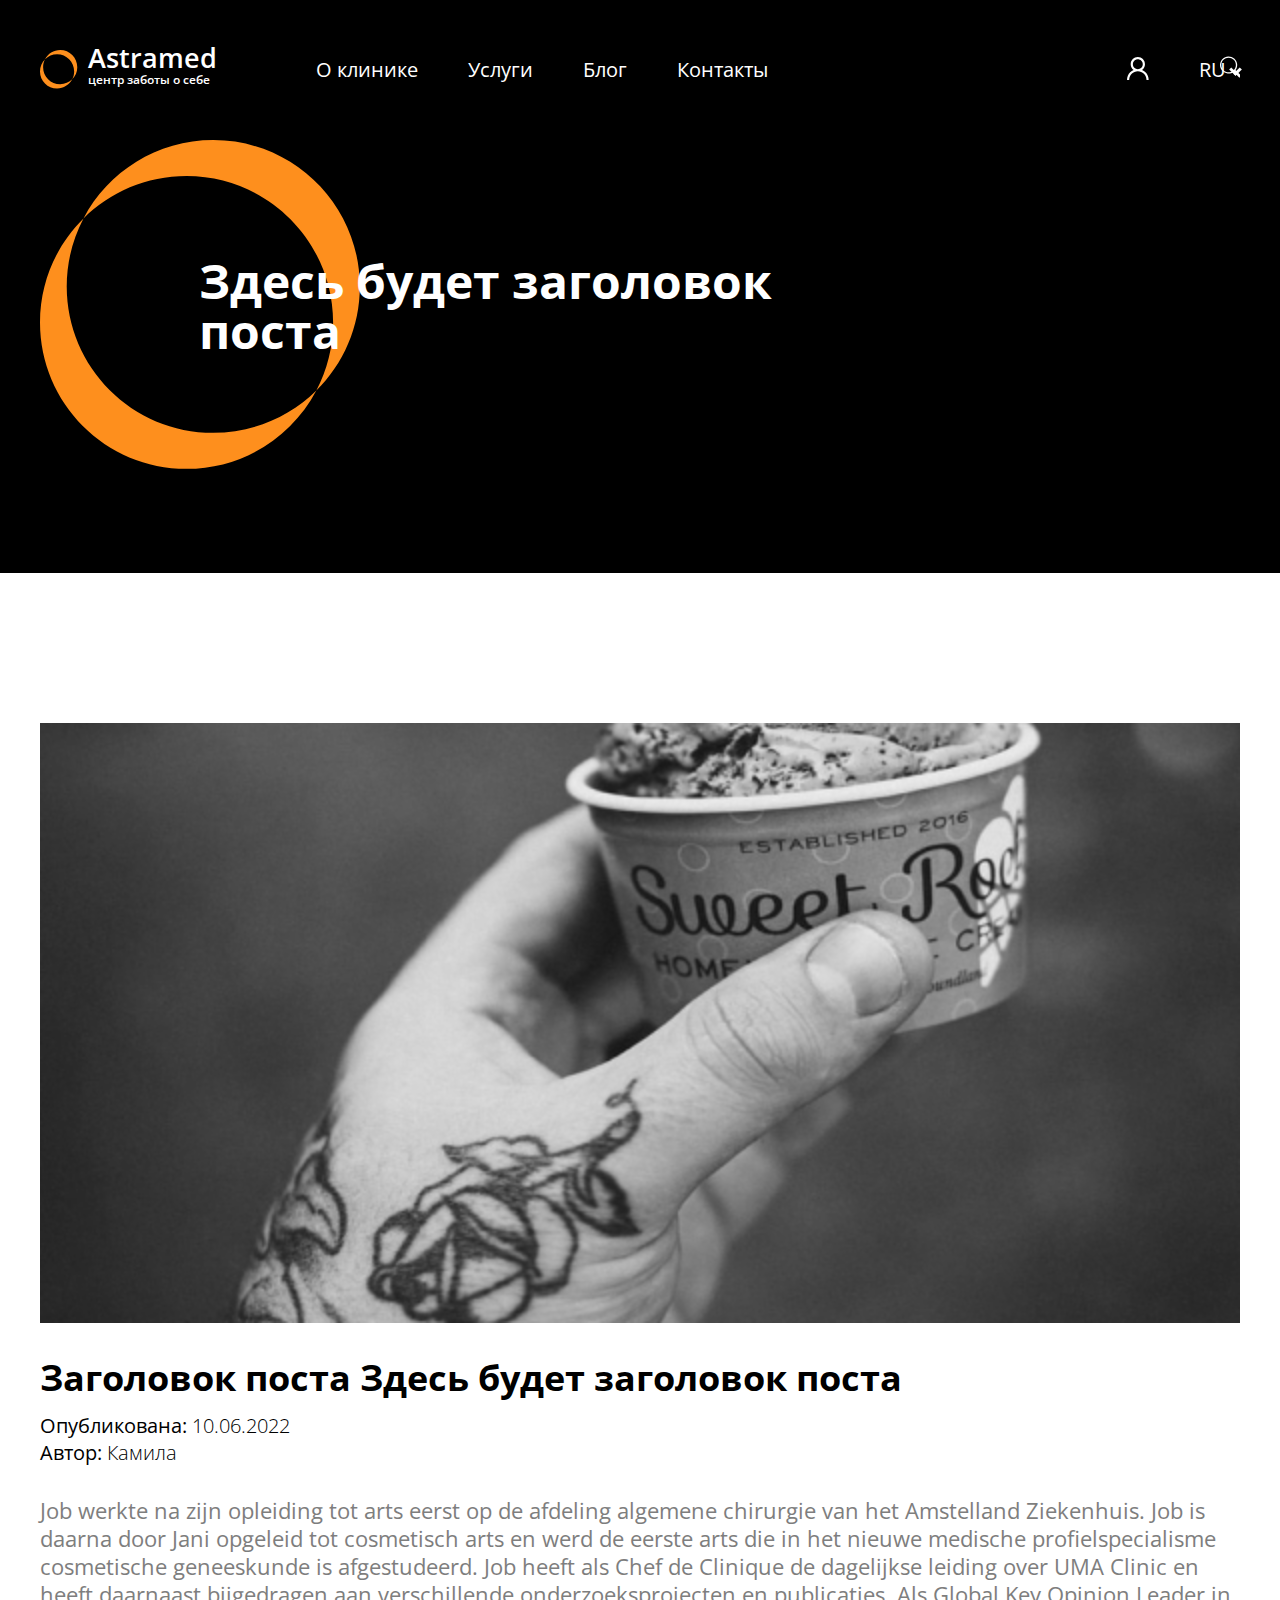
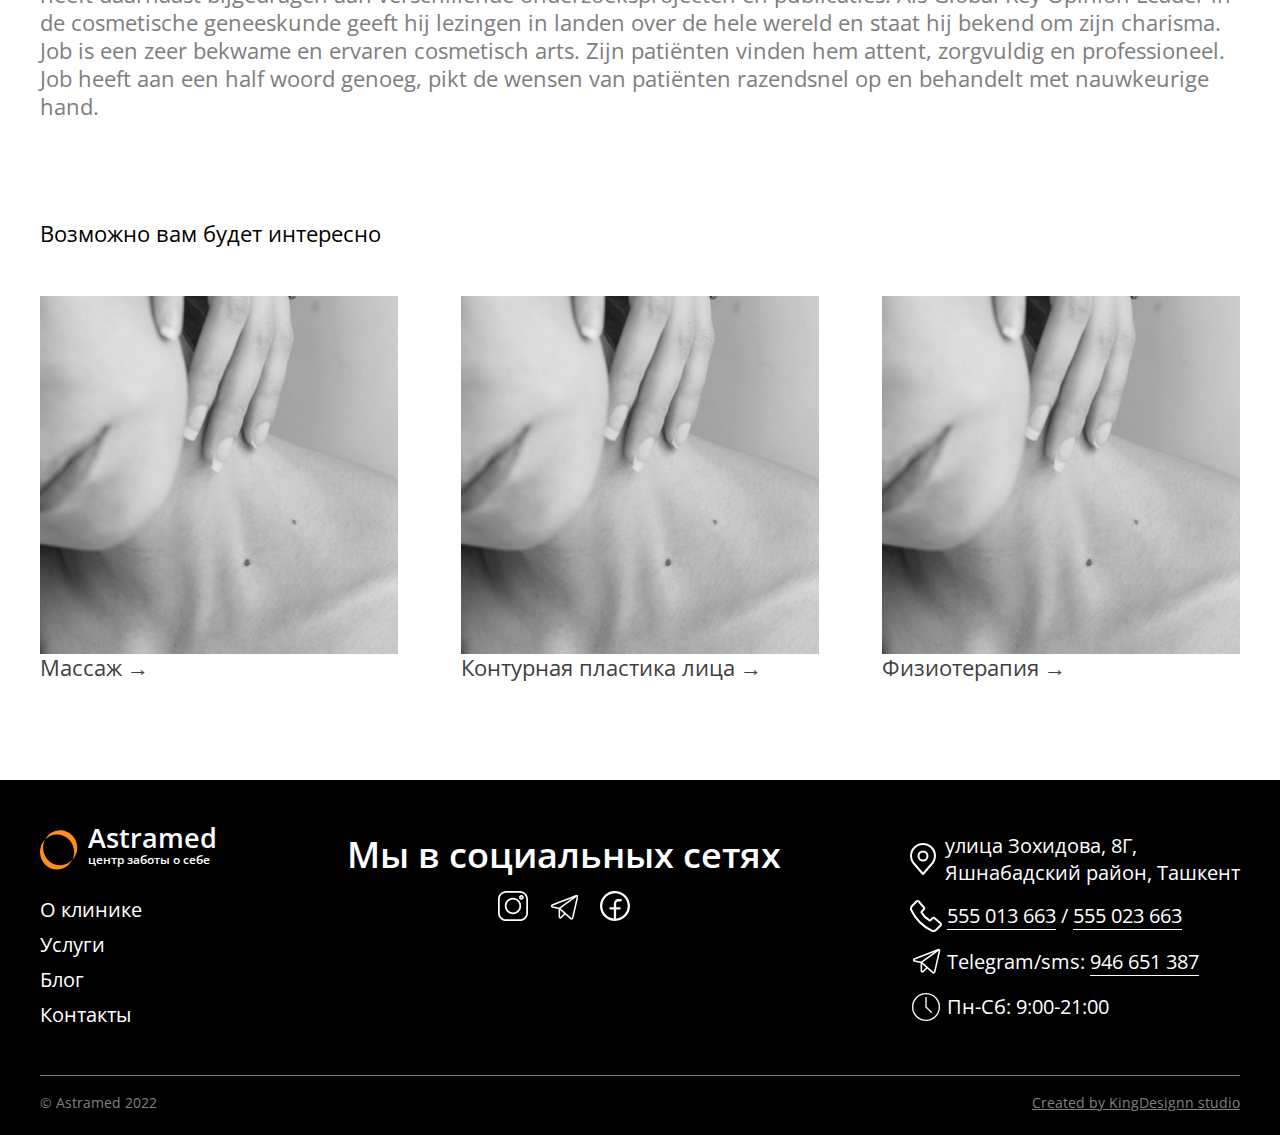
<file: post.html>
<!DOCTYPE html>
<html lang="en">
<head>
    <meta charset="UTF-8">
    <meta http-equiv="X-UA-Compatible" content="IE=edge">
    <meta name="viewport" content="width=device-width, initial-scale=1.0">
    <title>Astramed Clinic</title>

    <link rel="stylesheet" href="https://unpkg.com/swiper/swiper-bundle.min.css"/>
    <link rel="stylesheet" href="https://cdnjs.cloudflare.com/ajax/libs/animate.css/4.1.1/animate.min.css"/>
    <link rel="stylesheet" href="css/reset.css">
    <link rel="stylesheet" href="css/main.css">
    <link rel="stylesheet" href="css/adaptive.css">
    <link rel="shortcut icon" href="img/logo.svg">
</head>
<body class="body">
    <header class="header header-half">
        <div class="header__container container">
            <nav class="header__nav">
                <a href="/" class="header__logo logo">
                    <img src="img/logo.svg" alt="Astramed" class="logo__img img">
                    <p class="logo__text">Astramed <br> <span>центр заботы о себе</span></p>
                </a>
                <div class="header__body">
                    <ul class="menu__list" id="menu__list">
                        <li class="menu__item">
                            <a href="about.html" class="header__link">О клинике</a>
                        </li>
                        <li class="menu__item">
                            <a href="services.html" class="header__link">Услуги</a>
                        </li>
                        <li class="menu__item">
                            <a href="blog.html" class="header__link">Блог</a>
                        </li>
                        <li class="menu__item">
                            <a href="contacts.html" class="header__link">Контакты</a>
                        </li>
                    </ul>
                    <ul class="menu__icons">
                        <li class="menu__icon menu__icon-search">
                            <div class="search">
                                <svg class="search__icon svg">
                                    <use xlink:href="#search"></use>
                                </svg>
                                <div class="search__input">
                                    <input type="text" placeholder="Поиск..." id="mysearch">
                                </div>
                            </div>
                        </li>
                        <li class="menu__icon menu__profile">
                            <a href="profile.html" class="profile">
                                <svg class="profile__icon svg">
                                    <use xlink:href="#profile"></use>
                                </svg>
                            </a>
                        </li>
                        <li class="menu__icon">
                            <a href="" class="language">RU</a>
                        </li>
                    </ul>
                </div>
                <div class="menu__burger">
                    <span></span>
                </div>
            </nav>
            <div class="header__title aboutHeader__title">
                <img src="img/logo.svg" alt="Astramed" class="halfheader__img img">
                <h2 class="title__text animate__animated animate__fadeInRight animate__slow wow">Здесь будет заголовок <br> поста</h2>
            </div>
        </div>
        </header>

        <section class="post">
            <div class="post__container container">
                <div class="post__img animate__animated animate__fadeInLeft animate__slow wow">
                    <img src="img/post/1.jpg" alt="" class="img">
                </div>
                <div class="post__content animate__animated animate__fadeInRight animate__slow wow">
                    <h3 class="post__title">Заголовок поста Здесь будет заголовок поста</h3>
                    <p class="post__info">
                        Опубликована: <span class="lighter-300">10.06.2022</span> <br>
                        Автор: <span class="lighter-300">Камила</span>
                    </p>
                    <p class="post__text">Job werkte na zijn opleiding tot arts eerst op de afdeling algemene chirurgie van het Amstelland Ziekenhuis. Job is daarna door Jani opgeleid tot cosmetisch arts en werd de eerste arts die in het nieuwe medische profielspecialisme cosmetische geneeskunde is afgestudeerd. Job heeft als Chef de Clinique de dagelijkse leiding over UMA Clinic en heeft daarnaast bijgedragen aan verschillende onderzoeksprojecten en publicaties. Als Global Key Opinion Leader in de cosmetische geneeskunde geeft hij lezingen in landen over de hele wereld en staat hij bekend om zijn charisma. Job is een zeer bekwame en ervaren cosmetisch arts. Zijn patiënten vinden hem attent, zorgvuldig en professioneel. Job heeft aan een half woord genoeg, pikt de wensen van patiënten razendsnel op en behandelt met nauwkeurige hand.</p>
                </div>
                
            </div>
        </section>

        <section class="blog blog-white marbot-100">
            <div class="blog__container container">
                <div class="AboutBlog__text">
                    <p class="service__link black animate__animated animate__fadeInLeft animate__slow wow">Возможно вам будет интересно</p>
                </div>
                <div class="blog__list animate__animated animate__fadeInUp animate__slow wow">
                    <div class="blog__item">
                        <a href="post.html" class="service__img">
                            <img src="img/service/massage.png" alt="service" class="img">
                        </a>
                        <a href="post.html" class="service__link link">Массаж</a>
                    </div>
                    <div class="blog__item">
                        <a href="post.html" class="service__img">
                            <img src="img/service/massage.png" alt="service" class="img">
                        </a>
                        <a href="post.html" class="service__link link">Контурная пластика лица</a>
                    </div>
                    <div class="blog__item">
                        <a href="post.html" class="service__img">
                            <img src="img/service/massage.png" alt="service" class="img">
                        </a>
                        <a href="post.html" class="service__link link">Физиотерапия</a>
                    </div>
                </div>
            </div>
        </section>

        <footer class="footer">
            <div class="footer__container container">
                <nav class="footer__nav">
                    <a href="/" class="header__logo logo header__logo-footer">
                        <img src="img/logo.svg" alt="Astramed" class="logo__img img">
                        <p class="logo__text">Astramed <br> <span>центр заботы о себе</span></p>
                    </a>
                    <ul class="menu__list-footer">
                        <li class="menu__item">
                            <a href="about.html">О клинике</a>
                        </li>
                        <li class="menu__item">
                            <a href="services.html">Услуги</a>
                        </li>
                        <li class="menu__item">
                            <a href="blog.html">Блог</a>
                        </li>
                        <li class="menu__item">
                            <a href="contacts.html">Контакты</a>
                        </li>
                    </ul>
                </nav>
                <div class="blog__social social blog__social-footer">
                    <h3 class="social__title social__title-footer">Мы в социальных сетях</h3>
                    <div class="social__list social__list-footer">
                        <div class="social__item">
                            <a href="https://www.instagram.com/astramed_clinic_uzbekistan/">
                                <svg class="instagram__icon svg">
                                    <use xlink:href="#instagram"></use>
                                </svg>
                            </a>
                        </div>
                        <div class="social__item telegram">
                            <a href="https://t.me/+998946651387" class="whiteStroke">
                                <svg class="instagram__icon svg">
                                    <use xlink:href="#telegram"></use>
                                </svg> 
                            </a>
                        </div>
                        <div class="social__item">
                            <a href="https://www.facebook.com/astramedclinic2021/">
                                <svg class="instagram__icon svg">
                                    <use xlink:href="#facebook"></use>
                                </svg>
                            </a>
                        </div>
                    </div>
                </div>
                <div class="map__text footer__text">
                    <div class="map__info map__info-footer">
                        <svg class="location__icon svg location__icon-footer">
                            <use xlink:href="#location"></use>
                        </svg>
                        улица Зохидова, 8Г, <br> Яшнабадский район, Ташкент</div>
                    <div class="map__info map__info-footer">
                        <svg class="phone__icon svg phone__icon-footer">
                            <use xlink:href="#phone"></use>
                        </svg>
                        <div class="map__info_footer menu__item colorWhite">
                            <a href="tel: 555 013 663">555 013 663</a> / 
                            <a href="tel: 555 023 663">555 023 663</a>
                        </div>
                    </div>
                    <div class="map__info map__info-footer">
                        <svg class="phone__icon svg phone__icon-footer">
                            <use xlink:href="#telegram"></use>
                        </svg>
                        <div class="map__info_footer menu__item colorWhite">
                            Telegram/sms: <a href="https://t.me/+998946651387">946 651 387</a>
                        </div>
                    </div>
                    <div class="map__info map__info-footer">
                        <svg class="phone__icon svg phone__icon-footer">
                            <use xlink:href="#time"></use>
                        </svg>
                        Пн-Сб: 9:00-21:00
                    </div>
                </div>
            </div>
            <div class="footer__copyright">
                <div class="copyrighy__container container">
                    <p class="copyrighy__asyramed">© Astramed 2022</p>
                    <a href="https://kingdesignn.ru/" class="created__kingdesignn">Created by KingDesignn studio</a>
                </div>
            </div>
        </footer>


        <!-- Иконки -->
        <svg display="none">
            <symbol width="22" height="22" id="search" viewBox="0 0 26 25">
                <path d="M18.3502 16.1613C19.8633 14.0965 20.541 11.5366 20.2477 8.99358C19.9544 6.4506 18.7118 4.11212 16.7684 2.446C14.825 0.779875 12.3242 -0.0910236 9.76622 0.00753841C7.20828 0.1061 4.78187 1.16685 2.97244 2.97758C1.16301 4.78831 0.103993 7.21547 0.00726096 9.77348C-0.0894706 12.3315 0.783217 14.8317 2.45073 16.7739C4.11824 18.7161 6.45761 19.9571 9.0008 20.2485C11.544 20.54 14.1035 19.8605 16.1671 18.3459H16.1656C16.2125 18.4084 16.2625 18.4678 16.3187 18.5256L22.335 24.5418C22.628 24.835 23.0255 24.9999 23.44 25C23.8545 25.0001 24.2521 24.8356 24.5453 24.5426C24.8386 24.2496 25.0034 23.8521 25.0035 23.4376C25.0037 23.023 24.8391 22.6254 24.5461 22.3322L18.5299 16.316C18.474 16.2594 18.4139 16.2072 18.3502 16.1597V16.1613ZM18.7533 10.1544C18.7533 11.2831 18.531 12.4007 18.0991 13.4434C17.6672 14.4862 17.0341 15.4336 16.236 16.2317C15.4379 17.0298 14.4905 17.6629 13.4477 18.0948C12.405 18.5267 11.2874 18.749 10.1587 18.749C9.03004 18.749 7.91243 18.5267 6.86968 18.0948C5.82693 17.6629 4.87946 17.0298 4.08138 16.2317C3.28329 15.4336 2.65021 14.4862 2.21829 13.4434C1.78637 12.4007 1.56406 11.2831 1.56406 10.1544C1.56406 7.87496 2.46957 5.68888 4.08138 4.07708C5.69318 2.46527 7.87926 1.55977 10.1587 1.55977C12.4381 1.55977 14.6242 2.46527 16.236 4.07708C17.8478 5.68888 18.7533 7.87496 18.7533 10.1544Z"/>
            </symbol>
            <symbol width="22" height="23" viewBox="0 0 24 25" id="profile">
                <path d="M22.6951 20.402C22.1026 18.9987 21.2429 17.7239 20.1637 16.6489C19.0878 15.5707 17.8133 14.7111 16.4105 14.1175C16.398 14.1112 16.3854 14.108 16.3728 14.1018C18.3295 12.6884 19.6015 10.3863 19.6015 7.78894C19.6015 3.48618 16.1153 0 11.8125 0C7.50978 0 4.0236 3.48618 4.0236 7.78894C4.0236 10.3863 5.29558 12.6884 7.25224 14.1049C7.23968 14.1112 7.22712 14.1143 7.21455 14.1206C5.80752 14.7142 4.54495 15.5653 3.46141 16.652C2.38324 17.7279 1.52361 19.0024 0.930004 20.4052C0.346845 21.7784 0.0323342 23.2508 0.00349651 24.7425C0.00265824 24.776 0.00853772 24.8093 0.0207887 24.8405C0.0330396 24.8718 0.0514141 24.9002 0.0748294 24.9242C0.0982447 24.9482 0.126227 24.9673 0.157128 24.9803C0.188028 24.9933 0.221222 25 0.254753 25H2.13917C2.27737 25 2.38729 24.8901 2.39043 24.755C2.45325 22.3304 3.42686 20.0597 5.14797 18.3386C6.92875 16.5578 9.2937 15.5779 11.8125 15.5779C14.3314 15.5779 16.6963 16.5578 18.4771 18.3386C20.1982 20.0597 21.1718 22.3304 21.2347 24.755C21.2378 24.8932 21.3477 25 21.4859 25H23.3703C23.4039 25 23.4371 24.9933 23.468 24.9803C23.4989 24.9673 23.5268 24.9482 23.5503 24.9242C23.5737 24.9002 23.592 24.8718 23.6043 24.8405C23.6165 24.8093 23.6224 24.776 23.6216 24.7425C23.5902 23.2412 23.2793 21.7808 22.6951 20.402ZM11.8125 13.191C10.371 13.191 9.01418 12.6288 7.99345 11.608C6.97272 10.5873 6.41053 9.23053 6.41053 7.78894C6.41053 6.34736 6.97272 4.99058 7.99345 3.96985C9.01418 2.94912 10.371 2.38693 11.8125 2.38693C13.2541 2.38693 14.6109 2.94912 15.6316 3.96985C16.6524 4.99058 17.2146 6.34736 17.2146 7.78894C17.2146 9.23053 16.6524 10.5873 15.6316 11.608C14.6109 12.6288 13.2541 13.191 11.8125 13.191Z" fill="white"/>
            </symbol>
            <symbol width="30" height="30" viewBox="0 0 30 30" id="instagram">
                <path d="M21.8792 0H8.12071C3.64288 0 0 3.64288 0 8.12071V21.8795C0 26.3571 3.64288 29.9999 8.12071 29.9999H21.8795C26.3571 29.9999 29.9999 26.3571 29.9999 21.8795V8.12071C29.9999 3.64288 26.3571 0 21.8792 0V0ZM28.2412 21.8795C28.2412 25.3873 25.3873 28.2412 21.8792 28.2412H8.12071C4.61265 28.2412 1.75872 25.3873 1.75872 21.8795V8.12071C1.75872 4.61265 4.61265 1.75872 8.12071 1.75872H21.8795C25.3873 1.75872 28.2412 4.61265 28.2412 8.12071V21.8795Z"/>
                <path d="M15 6.79688C10.4768 6.79688 6.79712 10.4766 6.79712 14.9998C6.79712 19.5229 10.4768 23.2026 15 23.2026C19.5232 23.2026 23.2029 19.5229 23.2029 14.9998C23.2029 10.4766 19.5232 6.79688 15 6.79688ZM15 21.4439C11.4468 21.4439 8.55584 18.5531 8.55584 14.9998C8.55584 11.4466 11.4468 8.5556 15 8.5556C18.5534 8.5556 21.4442 11.4466 21.4442 14.9998C21.4442 18.5531 18.5534 21.4439 15 21.4439Z"/>
                <path d="M23.399 3.88379C22.0623 3.88379 20.9751 4.9712 20.9751 6.30764C20.9751 7.64431 22.0623 8.73173 23.399 8.73173C24.7356 8.73173 25.823 7.64431 25.823 6.30764C25.823 4.97098 24.7356 3.88379 23.399 3.88379ZM23.399 6.97277C23.0323 6.97277 22.7338 6.67431 22.7338 6.30764C22.7338 5.94075 23.0323 5.64251 23.399 5.64251C23.7658 5.64251 24.0643 5.94075 24.0643 6.30764C24.0643 6.67431 23.7658 6.97277 23.399 6.97277Z"/>
            </symbol>
            <symbol width="30" height="30" viewBox="0 0 30 30" id="facebook">
                <path d="M30 15C30 12.0333 29.1203 9.13319 27.472 6.66645C25.8238 4.19971 23.4811 2.27713 20.7403 1.14181C17.9994 0.00649927 14.9834 -0.290551 12.0736 0.288227C9.16393 0.867006 6.49119 2.29562 4.3934 4.3934C2.29562 6.49119 0.867006 9.16393 0.288227 12.0736C-0.290551 14.9834 0.00649927 17.9994 1.14181 20.7403C2.27713 23.4811 4.19971 25.8238 6.66645 27.472C9.13319 29.1203 12.0333 30 15 30C18.9771 29.9962 22.7902 28.4146 25.6024 25.6024C28.4146 22.7902 29.9962 18.9771 30 15ZM16.1538 27.6346V18.4615H19.6154C19.9214 18.4615 20.2149 18.34 20.4313 18.1236C20.6477 17.9072 20.7692 17.6137 20.7692 17.3077C20.7692 17.0017 20.6477 16.7082 20.4313 16.4918C20.2149 16.2754 19.9214 16.1538 19.6154 16.1538H16.1538V12.6923C16.1538 12.0803 16.397 11.4933 16.8298 11.0605C17.2625 10.6278 17.8495 10.3846 18.4615 10.3846H20.7692C21.0753 10.3846 21.3687 10.2631 21.5851 10.0467C21.8015 9.83028 21.9231 9.53679 21.9231 9.23077C21.9231 8.92476 21.8015 8.63127 21.5851 8.41488C21.3687 8.19849 21.0753 8.07693 20.7692 8.07693H18.4615C17.2386 8.08073 16.0669 8.56822 15.2022 9.43294C14.3374 10.2977 13.85 11.4694 13.8462 12.6923V16.1538H10.3846C10.0786 16.1538 9.78512 16.2754 9.56873 16.4918C9.35234 16.7082 9.23077 17.0017 9.23077 17.3077C9.23077 17.6137 9.35234 17.9072 9.56873 18.1236C9.78512 18.34 10.0786 18.4615 10.3846 18.4615H13.8462V27.6346C10.5935 27.3377 7.58043 25.7982 5.43381 23.3365C3.28719 20.8747 2.17223 17.6802 2.32084 14.4173C2.46946 11.1545 3.87022 8.07455 6.23175 5.81814C8.59328 3.56173 11.7338 2.30256 15 2.30256C18.2662 2.30256 21.4067 3.56173 23.7683 5.81814C26.1298 8.07455 27.5305 11.1545 27.6792 14.4173C27.8278 17.6802 26.7128 20.8747 24.5662 23.3365C22.4196 25.7982 19.4065 27.3377 16.1538 27.6346Z"/>
            </symbol>
            <symbol width="26" height="32" viewBox="0 0 26 32" id="location" fill="none">
                <path d="M13 17.5C15.4853 17.5 17.5 15.4853 17.5 13C17.5 10.5147 15.4853 8.5 13 8.5C10.5147 8.5 8.5 10.5147 8.5 13C8.5 15.4853 10.5147 17.5 13 17.5Z" stroke-width="2" stroke-linecap="round" stroke-linejoin="round"/>
                <path d="M13 1C9.8174 1 6.76516 2.26428 4.51472 4.51472C2.26428 6.76516 1 9.8174 1 13C1 15.838 1.603 17.695 3.25 19.75L13 31L22.75 19.75C24.397 17.695 25 15.838 25 13C25 9.8174 23.7357 6.76516 21.4853 4.51472C19.2348 2.26428 16.1826 1 13 1V1Z" stroke-width="2" stroke-linecap="round" stroke-linejoin="round"/>
            </symbol>
            <symbol width="32" height="32" viewBox="0 0 32 32" id="phone" fill="none">
                <path d="M13.8306 7.36113L8.75638 1.50398C8.17142 0.82902 7.09898 0.83202 6.41952 1.51298L2.24677 5.69323C1.00485 6.93665 0.649369 8.78304 1.36783 10.2635C5.66 19.1504 12.8272 26.3276 21.7081 30.6322C23.187 31.3507 25.0319 30.9952 26.2738 29.7518L30.4856 25.5325C31.168 24.8501 31.1695 23.7716 30.4886 23.1867L24.6089 18.1395C23.994 17.6115 23.0385 17.6805 22.4221 18.2985L20.3762 20.3473C20.2715 20.4571 20.1336 20.5295 19.9837 20.5533C19.8339 20.5772 19.6804 20.5512 19.5467 20.4793C16.2026 18.5536 13.4286 15.776 11.5072 12.4293C11.4353 12.2955 11.4092 12.1417 11.4331 11.9916C11.4569 11.8415 11.5293 11.7034 11.6392 11.5984L13.6791 9.557C14.2971 8.93603 14.3645 7.97609 13.8306 7.35963V7.36113Z" stroke-width="2" stroke-linecap="round" stroke-linejoin="round"/>
            </symbol>
            <symbol id="time" width="32px" height="32px" viewBox="0 0 24 24" aria-labelledby="timeIconTitle" stroke-width="1" stroke-linecap="square" stroke-linejoin="miter" fill="none" color="#000000"><circle cx="12" cy="12" r="10"/> <polyline points="12 5 12 12 16 16"/>
            </symbol>
            <symbol id="telegram" width="32px" height="32px" viewBox="0 0 248 248" fill="none">
                <path d="M88,134.9,177.9,214a8,8,0,0,0,13.1-4.2L228.6,45.6a8,8,0,0,0-10.7-9.2L33.3,108.9c-7.4,2.9-6.4,13.7,1.4,15.3Z" stroke-linecap="round" stroke-linejoin="round" stroke-width="12"/>
                <line x1="88" y1="134.9" x2="224.1" y2="36.6" stroke-linecap="round" stroke-linejoin="round" stroke-width="12"/>
                <path d="M132.9,174.4l-31.2,31.2A8,8,0,0,1,88,200V134.9" stroke-linecap="round" stroke-linejoin="round" stroke-width="12"/>
            </symbol>
        </svg>

        <script src="https://unpkg.com/swiper/swiper-bundle.min.js"></script>
        <script src="https://cdnjs.cloudflare.com/ajax/libs/wow/1.1.2/wow.min.js" integrity="sha512-Eak/29OTpb36LLo2r47IpVzPBLXnAMPAVypbSZiZ4Qkf8p/7S/XRG5xp7OKWPPYfJT6metI+IORkR5G8F900+g==" crossorigin="anonymous" referrerpolicy="no-referrer"></script>
        <script> new WOW().init(); </script>
        <script src="js/script.js"></script>

</body>
</html>
</file>
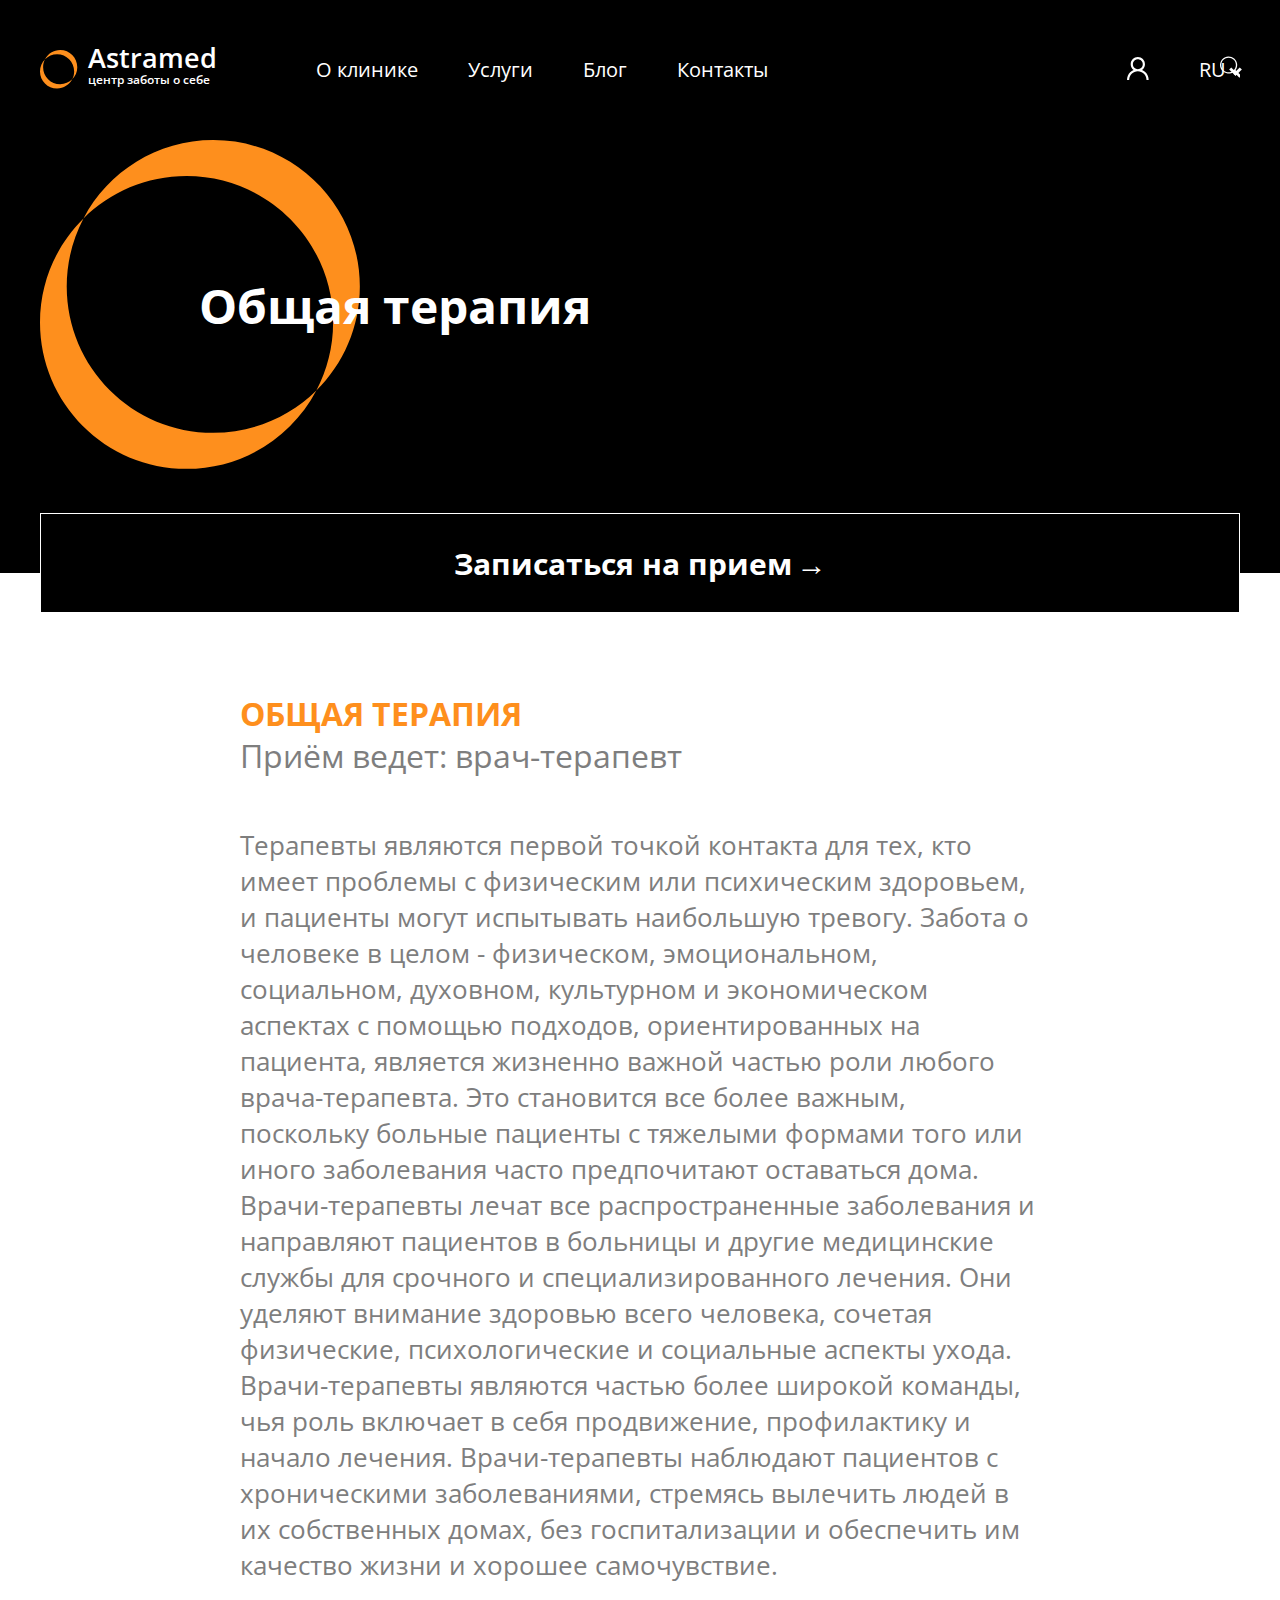
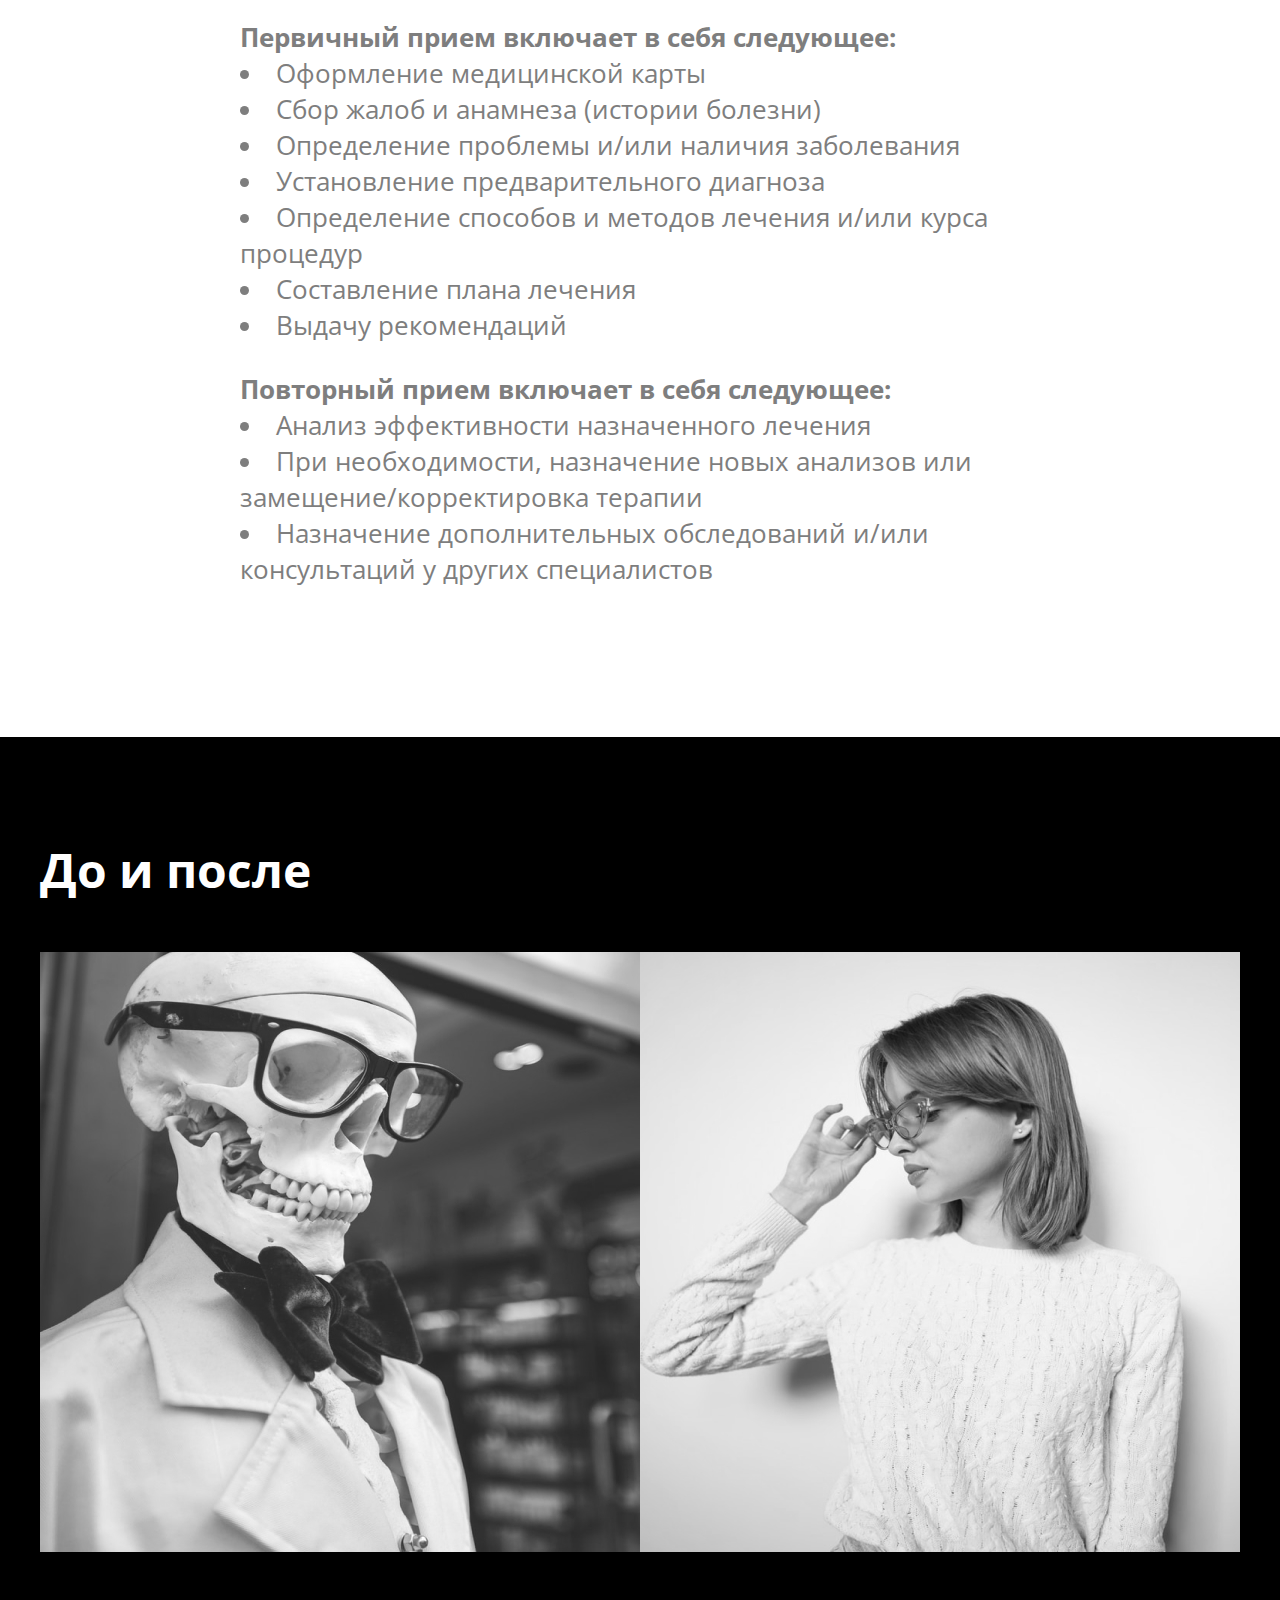
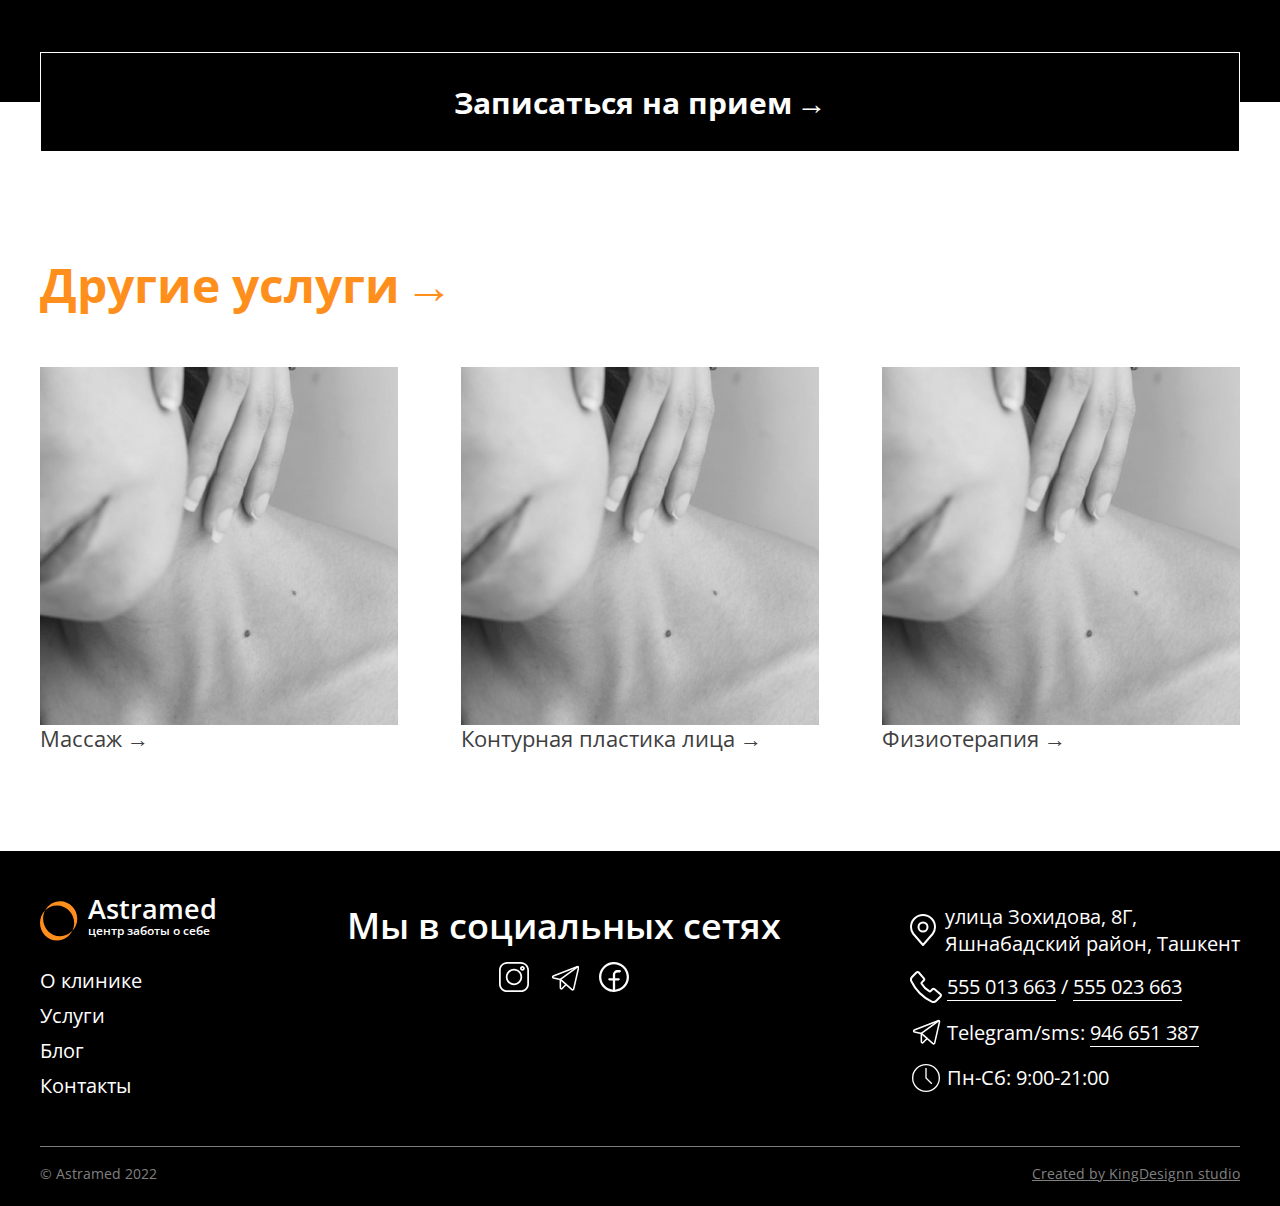
<file: procedure.html>
<!DOCTYPE html>
<html lang="en">
<head>
    <meta charset="UTF-8">
    <meta http-equiv="X-UA-Compatible" content="IE=edge">
    <meta name="viewport" content="width=device-width, initial-scale=1.0">
    <title>Astramed Clinic</title>

    <link rel="stylesheet" href="https://unpkg.com/swiper/swiper-bundle.min.css"/>
    <link rel="stylesheet" href="https://cdnjs.cloudflare.com/ajax/libs/animate.css/4.1.1/animate.min.css"/>
    <link rel="stylesheet" href="css/reset.css">
    <link rel="stylesheet" href="css/main.css">
    <link rel="stylesheet" href="css/adaptive.css">
    <link rel="shortcut icon" href="img/logo.svg">
</head>
<body class="body">
    <header class="header header-half">
        <div class="header__container container">
            <nav class="header__nav">
                <a href="/" class="header__logo logo">
                    <img src="img/logo.svg" alt="Astramed" class="logo__img img">
                    <p class="logo__text">Astramed <br> <span>центр заботы о себе</span></p>
                </a>
                <div class="header__body">
                    <ul class="menu__list" id="menu__list">
                        <li class="menu__item">
                            <a href="about.html" class="header__link">О клинике</a>
                        </li>
                        <li class="menu__item">
                            <a href="services.html" class="header__link">Услуги</a>
                        </li>
                        <li class="menu__item">
                            <a href="blog.html" class="header__link">Блог</a>
                        </li>
                        <li class="menu__item">
                            <a href="contacts.html" class="header__link">Контакты</a>
                        </li>
                    </ul>
                    <ul class="menu__icons">
                        <li class="menu__icon menu__icon-search">
                            <div class="search">
                                <svg class="search__icon svg">
                                    <use xlink:href="#search"></use>
                                </svg>
                                <div class="search__input">
                                    <input type="text" placeholder="Поиск..." id="mysearch">
                                </div>
                            </div>
                        </li>
                        <li class="menu__icon menu__profile">
                            <a href="profile.html" class="profile">
                                <svg class="profile__icon svg">
                                    <use xlink:href="#profile"></use>
                                </svg>
                            </a>
                        </li>
                        <li class="menu__icon">
                            <a href="" class="language">RU</a>
                        </li>
                    </ul>
                </div>
                <div class="menu__burger">
                    <span></span>
                </div>
            </nav>
            <div class="header__title aboutHeader__title">
                <img src="img/logo.svg" alt="Astramed" class="halfheader__img img">
                <h1 class="title__text animate__animated animate__fadeInRight animate__slow wow">Общая терапия</h1>
            </div>
        </div>
        </header>

        <section class="blog blog-white marbot-150">
            <div class="procedure__container container">
                <div class="procedure__button">
                    <a href="registration.html" class="procedure__link service__link link">Записаться на прием</a>
                </div>
                <div class="procedure__content">
                    <h3 class="procedure__subtitle colorOrange bolder-700">ОБЩАЯ ТЕРАПИЯ</h3>
                    <h3 class="procedure__subtitle marbot-50">Приём ведет: врач-терапевт</h3>
                    <p class="procedure__text animate__animated animate__fadeInLeft animate__slow wow">
                        Терапевты являются первой точкой контакта для тех, кто имеет проблемы с физическим или психическим здоровьем, и пациенты могут испытывать наибольшую тревогу. Забота о человеке в целом - физическом, эмоциональном, социальном, духовном, культурном и экономическом аспектах с помощью подходов, ориентированных на пациента, является жизненно важной частью роли любого врача-терапевта. Это становится все более важным, поскольку больные пациенты с тяжелыми формами того или иного заболевания часто предпочитают оставаться дома. Врачи-терапевты лечат все распространенные заболевания и направляют пациентов в больницы и другие медицинские службы для срочного и специализированного лечения. Они уделяют внимание здоровью всего человека, сочетая физические, психологические и социальные аспекты ухода. Врачи-терапевты являются частью более широкой команды, чья роль включает в себя продвижение, профилактику и начало лечения. Врачи-терапевты наблюдают пациентов с хроническими заболеваниями, стремясь вылечить людей в их собственных домах, без госпитализации и обеспечить им качество жизни и хорошее самочувствие. <br><br><span class="procedure__text bolder-700">Первичный прием включает в себя следующее:</span>
                        <ul class="procedure__text animate__animated animate__fadeInRight animate__slow wow">
                            <li class="procedure__points">Оформление медицинской карты</li>
                            <li class="procedure__points">Сбор жалоб и анамнеза (истории болезни)</li>
                            <li class="procedure__points">Определение проблемы и/или наличия заболевания</li>
                            <li class="procedure__points">Установление предварительного диагноза</li>
                            <li class="procedure__points">Определение способов и методов лечения и/или курса процедур</li>
                            <li class="procedure__points">Составление плана лечения</li>
                            <li class="procedure__points">Выдачу рекомендаций</li>
                        </ul>  
                        <br><br>
                        <span class="procedure__text bolder-700 animate__animated animate__fadeInLeft animate__slow wow">Повторный прием включает в себя следующее:</span>    
                        <ul class="procedure__text procedure__points animate__animated animate__fadeInLeft animate__slow wow">
                            <li class="procedure__points">Анализ эффективности назначенного лечения</li>
                            <li class="procedure__points">При необходимости, назначение новых анализов или замещение/корректировка терапии</li>
                            <li class="procedure__points">Назначение дополнительных обследований и/или консультаций у других специалистов </li>
                        </ul>    
                    </p>
                </div>
            </div>

        </section>

        <section class="blog marbot-150">
            <div class="procedure__container container">
                <div class="procedure__result">
                    <h2 class="feedback__title colorWhite marbot-50">До и после</h2>
                    <div class="procedure__result-img">
                        <img src="img/therapy/1.jpg" alt="before" class="img animate__animated animate__fadeInLeft animate__slow wow">
                        <img src="img/therapy/2.jpg" alt="after" class="img animate__animated animate__fadeInRight animate__slow wow">
                    </div>
                </div>
                <div class="procedure__button__bottom">
                    <a href="registration.html" class="procedure__link service__link link">Записаться на прием</a>
                </div>
            </div>
        </section>

        <section class="blog blog-white marbot-100">
            <div class="blog__container container animate__animated animate__fadeInUp animate__slow wow">
                <div class="AboutBlog__text">
                    <a href="services.html" class="blog__title link">Другие услуги</a>
                </div>
                <div class="blog__list">
                    <div class="blog__item">
                        <a href="therapy.html" class="service__img">
                            <img src="img/service/massage.png" alt="service" class="img">
                        </a>
                        <a href="therapy.html" class="service__link link">Массаж</a>
                    </div>
                    <div class="blog__item">
                        <a href="therapy.html" class="service__img">
                            <img src="img/service/massage.png" alt="service" class="img">
                        </a>
                        <a href="therapy.html" class="service__link link">Контурная пластика лица</a>
                    </div>
                    <div class="blog__item">
                        <a href="therapy.html" class="service__img">
                            <img src="img/service/massage.png" alt="service" class="img">
                        </a>
                        <a href="therapy.html" class="service__link link">Физиотерапия</a>
                    </div>
                </div>
            </div>
        </section>

        <footer class="footer">
            <div class="footer__container container">
                <nav class="footer__nav">
                    <a href="/" class="header__logo logo header__logo-footer">
                        <img src="img/logo.svg" alt="Astramed" class="logo__img img">
                        <p class="logo__text">Astramed <br> <span>центр заботы о себе</span></p>
                    </a>
                    <ul class="menu__list-footer">
                        <li class="menu__item">
                            <a href="about.html">О клинике</a>
                        </li>
                        <li class="menu__item">
                            <a href="services.html">Услуги</a>
                        </li>
                        <li class="menu__item">
                            <a href="blog.html">Блог</a>
                        </li>
                        <li class="menu__item">
                            <a href="contacts.html">Контакты</a>
                        </li>
                    </ul>
                </nav>
                <div class="blog__social social blog__social-footer">
                    <h3 class="social__title social__title-footer">Мы в социальных сетях</h3>
                    <div class="social__list social__list-footer">
                        <div class="social__item">
                            <a href="https://www.instagram.com/astramed_clinic_uzbekistan/">
                                <svg class="instagram__icon svg">
                                    <use xlink:href="#instagram"></use>
                                </svg>
                            </a>
                        </div>
                        <div class="social__item">
                            <a href="https://t.me/+998946651387" class="whiteStroke">
                                <svg class="instagram__icon svg">
                                    <use xlink:href="#telegram"></use>
                                </svg> 
                            </a>
                        </div>
                        <div class="social__item">
                            <a href="https://www.facebook.com/astramedclinic2021/">
                                <svg class="instagram__icon svg">
                                    <use xlink:href="#facebook"></use>
                                </svg>
                            </a>
                        </div>
                    </div>
                </div>
                <div class="map__text footer__text">
                    <div class="map__info map__info-footer">
                        <svg class="location__icon svg location__icon-footer">
                            <use xlink:href="#location"></use>
                        </svg>
                        улица Зохидова, 8Г, <br> Яшнабадский район, Ташкент</div>
                    <div class="map__info map__info-footer">
                        <svg class="phone__icon svg phone__icon-footer">
                            <use xlink:href="#phone"></use>
                        </svg>
                        <div class="map__info_footer menu__item colorWhite">
                            <a href="tel: 555 013 663">555 013 663</a> / 
                            <a href="tel: 555 023 663">555 023 663</a>
                        </div>
                    </div>
                    <div class="map__info map__info-footer">
                        <svg class="phone__icon svg phone__icon-footer">
                            <use xlink:href="#telegram"></use>
                        </svg>
                        <div class="map__info_footer menu__item colorWhite">
                            Telegram/sms: <a href="https://t.me/+998946651387">946 651 387</a>
                        </div>
                    </div>
                    <div class="map__info map__info-footer">
                        <svg class="phone__icon svg phone__icon-footer">
                            <use xlink:href="#time"></use>
                        </svg>
                        Пн-Сб: 9:00-21:00
                    </div>
                </div>
            </div>
            <div class="footer__copyright">
                <div class="copyrighy__container container">
                    <p class="copyrighy__asyramed">© Astramed 2022</p>
                    <a href="https://kingdesignn.ru/" class="created__kingdesignn">Created by KingDesignn studio</a>
                </div>
            </div>
        </footer>

        
         <!-- Иконки -->
        <svg display="none">
            <symbol width="22" height="22" id="search" viewBox="0 0 26 25">
                <path d="M18.3502 16.1613C19.8633 14.0965 20.541 11.5366 20.2477 8.99358C19.9544 6.4506 18.7118 4.11212 16.7684 2.446C14.825 0.779875 12.3242 -0.0910236 9.76622 0.00753841C7.20828 0.1061 4.78187 1.16685 2.97244 2.97758C1.16301 4.78831 0.103993 7.21547 0.00726096 9.77348C-0.0894706 12.3315 0.783217 14.8317 2.45073 16.7739C4.11824 18.7161 6.45761 19.9571 9.0008 20.2485C11.544 20.54 14.1035 19.8605 16.1671 18.3459H16.1656C16.2125 18.4084 16.2625 18.4678 16.3187 18.5256L22.335 24.5418C22.628 24.835 23.0255 24.9999 23.44 25C23.8545 25.0001 24.2521 24.8356 24.5453 24.5426C24.8386 24.2496 25.0034 23.8521 25.0035 23.4376C25.0037 23.023 24.8391 22.6254 24.5461 22.3322L18.5299 16.316C18.474 16.2594 18.4139 16.2072 18.3502 16.1597V16.1613ZM18.7533 10.1544C18.7533 11.2831 18.531 12.4007 18.0991 13.4434C17.6672 14.4862 17.0341 15.4336 16.236 16.2317C15.4379 17.0298 14.4905 17.6629 13.4477 18.0948C12.405 18.5267 11.2874 18.749 10.1587 18.749C9.03004 18.749 7.91243 18.5267 6.86968 18.0948C5.82693 17.6629 4.87946 17.0298 4.08138 16.2317C3.28329 15.4336 2.65021 14.4862 2.21829 13.4434C1.78637 12.4007 1.56406 11.2831 1.56406 10.1544C1.56406 7.87496 2.46957 5.68888 4.08138 4.07708C5.69318 2.46527 7.87926 1.55977 10.1587 1.55977C12.4381 1.55977 14.6242 2.46527 16.236 4.07708C17.8478 5.68888 18.7533 7.87496 18.7533 10.1544Z"/>
            </symbol>
            <symbol width="22" height="23" viewBox="0 0 24 25" id="profile">
                <path d="M22.6951 20.402C22.1026 18.9987 21.2429 17.7239 20.1637 16.6489C19.0878 15.5707 17.8133 14.7111 16.4105 14.1175C16.398 14.1112 16.3854 14.108 16.3728 14.1018C18.3295 12.6884 19.6015 10.3863 19.6015 7.78894C19.6015 3.48618 16.1153 0 11.8125 0C7.50978 0 4.0236 3.48618 4.0236 7.78894C4.0236 10.3863 5.29558 12.6884 7.25224 14.1049C7.23968 14.1112 7.22712 14.1143 7.21455 14.1206C5.80752 14.7142 4.54495 15.5653 3.46141 16.652C2.38324 17.7279 1.52361 19.0024 0.930004 20.4052C0.346845 21.7784 0.0323342 23.2508 0.00349651 24.7425C0.00265824 24.776 0.00853772 24.8093 0.0207887 24.8405C0.0330396 24.8718 0.0514141 24.9002 0.0748294 24.9242C0.0982447 24.9482 0.126227 24.9673 0.157128 24.9803C0.188028 24.9933 0.221222 25 0.254753 25H2.13917C2.27737 25 2.38729 24.8901 2.39043 24.755C2.45325 22.3304 3.42686 20.0597 5.14797 18.3386C6.92875 16.5578 9.2937 15.5779 11.8125 15.5779C14.3314 15.5779 16.6963 16.5578 18.4771 18.3386C20.1982 20.0597 21.1718 22.3304 21.2347 24.755C21.2378 24.8932 21.3477 25 21.4859 25H23.3703C23.4039 25 23.4371 24.9933 23.468 24.9803C23.4989 24.9673 23.5268 24.9482 23.5503 24.9242C23.5737 24.9002 23.592 24.8718 23.6043 24.8405C23.6165 24.8093 23.6224 24.776 23.6216 24.7425C23.5902 23.2412 23.2793 21.7808 22.6951 20.402ZM11.8125 13.191C10.371 13.191 9.01418 12.6288 7.99345 11.608C6.97272 10.5873 6.41053 9.23053 6.41053 7.78894C6.41053 6.34736 6.97272 4.99058 7.99345 3.96985C9.01418 2.94912 10.371 2.38693 11.8125 2.38693C13.2541 2.38693 14.6109 2.94912 15.6316 3.96985C16.6524 4.99058 17.2146 6.34736 17.2146 7.78894C17.2146 9.23053 16.6524 10.5873 15.6316 11.608C14.6109 12.6288 13.2541 13.191 11.8125 13.191Z" fill="white"/>
            </symbol>
            <symbol width="30" height="30" viewBox="0 0 30 30" id="instagram">
                <path d="M21.8792 0H8.12071C3.64288 0 0 3.64288 0 8.12071V21.8795C0 26.3571 3.64288 29.9999 8.12071 29.9999H21.8795C26.3571 29.9999 29.9999 26.3571 29.9999 21.8795V8.12071C29.9999 3.64288 26.3571 0 21.8792 0V0ZM28.2412 21.8795C28.2412 25.3873 25.3873 28.2412 21.8792 28.2412H8.12071C4.61265 28.2412 1.75872 25.3873 1.75872 21.8795V8.12071C1.75872 4.61265 4.61265 1.75872 8.12071 1.75872H21.8795C25.3873 1.75872 28.2412 4.61265 28.2412 8.12071V21.8795Z"/>
                <path d="M15 6.79688C10.4768 6.79688 6.79712 10.4766 6.79712 14.9998C6.79712 19.5229 10.4768 23.2026 15 23.2026C19.5232 23.2026 23.2029 19.5229 23.2029 14.9998C23.2029 10.4766 19.5232 6.79688 15 6.79688ZM15 21.4439C11.4468 21.4439 8.55584 18.5531 8.55584 14.9998C8.55584 11.4466 11.4468 8.5556 15 8.5556C18.5534 8.5556 21.4442 11.4466 21.4442 14.9998C21.4442 18.5531 18.5534 21.4439 15 21.4439Z"/>
                <path d="M23.399 3.88379C22.0623 3.88379 20.9751 4.9712 20.9751 6.30764C20.9751 7.64431 22.0623 8.73173 23.399 8.73173C24.7356 8.73173 25.823 7.64431 25.823 6.30764C25.823 4.97098 24.7356 3.88379 23.399 3.88379ZM23.399 6.97277C23.0323 6.97277 22.7338 6.67431 22.7338 6.30764C22.7338 5.94075 23.0323 5.64251 23.399 5.64251C23.7658 5.64251 24.0643 5.94075 24.0643 6.30764C24.0643 6.67431 23.7658 6.97277 23.399 6.97277Z"/>
            </symbol>
            <symbol width="30" height="30" viewBox="0 0 30 30" id="facebook">
                <path d="M30 15C30 12.0333 29.1203 9.13319 27.472 6.66645C25.8238 4.19971 23.4811 2.27713 20.7403 1.14181C17.9994 0.00649927 14.9834 -0.290551 12.0736 0.288227C9.16393 0.867006 6.49119 2.29562 4.3934 4.3934C2.29562 6.49119 0.867006 9.16393 0.288227 12.0736C-0.290551 14.9834 0.00649927 17.9994 1.14181 20.7403C2.27713 23.4811 4.19971 25.8238 6.66645 27.472C9.13319 29.1203 12.0333 30 15 30C18.9771 29.9962 22.7902 28.4146 25.6024 25.6024C28.4146 22.7902 29.9962 18.9771 30 15ZM16.1538 27.6346V18.4615H19.6154C19.9214 18.4615 20.2149 18.34 20.4313 18.1236C20.6477 17.9072 20.7692 17.6137 20.7692 17.3077C20.7692 17.0017 20.6477 16.7082 20.4313 16.4918C20.2149 16.2754 19.9214 16.1538 19.6154 16.1538H16.1538V12.6923C16.1538 12.0803 16.397 11.4933 16.8298 11.0605C17.2625 10.6278 17.8495 10.3846 18.4615 10.3846H20.7692C21.0753 10.3846 21.3687 10.2631 21.5851 10.0467C21.8015 9.83028 21.9231 9.53679 21.9231 9.23077C21.9231 8.92476 21.8015 8.63127 21.5851 8.41488C21.3687 8.19849 21.0753 8.07693 20.7692 8.07693H18.4615C17.2386 8.08073 16.0669 8.56822 15.2022 9.43294C14.3374 10.2977 13.85 11.4694 13.8462 12.6923V16.1538H10.3846C10.0786 16.1538 9.78512 16.2754 9.56873 16.4918C9.35234 16.7082 9.23077 17.0017 9.23077 17.3077C9.23077 17.6137 9.35234 17.9072 9.56873 18.1236C9.78512 18.34 10.0786 18.4615 10.3846 18.4615H13.8462V27.6346C10.5935 27.3377 7.58043 25.7982 5.43381 23.3365C3.28719 20.8747 2.17223 17.6802 2.32084 14.4173C2.46946 11.1545 3.87022 8.07455 6.23175 5.81814C8.59328 3.56173 11.7338 2.30256 15 2.30256C18.2662 2.30256 21.4067 3.56173 23.7683 5.81814C26.1298 8.07455 27.5305 11.1545 27.6792 14.4173C27.8278 17.6802 26.7128 20.8747 24.5662 23.3365C22.4196 25.7982 19.4065 27.3377 16.1538 27.6346Z"/>
            </symbol>
            <symbol width="26" height="32" viewBox="0 0 26 32" id="location" fill="none">
                <path d="M13 17.5C15.4853 17.5 17.5 15.4853 17.5 13C17.5 10.5147 15.4853 8.5 13 8.5C10.5147 8.5 8.5 10.5147 8.5 13C8.5 15.4853 10.5147 17.5 13 17.5Z" stroke-width="2" stroke-linecap="round" stroke-linejoin="round"/>
                <path d="M13 1C9.8174 1 6.76516 2.26428 4.51472 4.51472C2.26428 6.76516 1 9.8174 1 13C1 15.838 1.603 17.695 3.25 19.75L13 31L22.75 19.75C24.397 17.695 25 15.838 25 13C25 9.8174 23.7357 6.76516 21.4853 4.51472C19.2348 2.26428 16.1826 1 13 1V1Z" stroke-width="2" stroke-linecap="round" stroke-linejoin="round"/>
            </symbol>
            <symbol width="32" height="32" viewBox="0 0 32 32" id="phone" fill="none">
                <path d="M13.8306 7.36113L8.75638 1.50398C8.17142 0.82902 7.09898 0.83202 6.41952 1.51298L2.24677 5.69323C1.00485 6.93665 0.649369 8.78304 1.36783 10.2635C5.66 19.1504 12.8272 26.3276 21.7081 30.6322C23.187 31.3507 25.0319 30.9952 26.2738 29.7518L30.4856 25.5325C31.168 24.8501 31.1695 23.7716 30.4886 23.1867L24.6089 18.1395C23.994 17.6115 23.0385 17.6805 22.4221 18.2985L20.3762 20.3473C20.2715 20.4571 20.1336 20.5295 19.9837 20.5533C19.8339 20.5772 19.6804 20.5512 19.5467 20.4793C16.2026 18.5536 13.4286 15.776 11.5072 12.4293C11.4353 12.2955 11.4092 12.1417 11.4331 11.9916C11.4569 11.8415 11.5293 11.7034 11.6392 11.5984L13.6791 9.557C14.2971 8.93603 14.3645 7.97609 13.8306 7.35963V7.36113Z" stroke-width="2" stroke-linecap="round" stroke-linejoin="round"/>
            </symbol>
            <symbol id="time" width="32px" height="32px" viewBox="0 0 24 24" aria-labelledby="timeIconTitle" stroke-width="1" stroke-linecap="square" stroke-linejoin="miter" fill="none" color="#000000"><circle cx="12" cy="12" r="10"/> <polyline points="12 5 12 12 16 16"/>
            </symbol>
            <symbol id="telegram" width="32px" height="32px" viewBox="0 0 248 248" fill="none">
                <path d="M88,134.9,177.9,214a8,8,0,0,0,13.1-4.2L228.6,45.6a8,8,0,0,0-10.7-9.2L33.3,108.9c-7.4,2.9-6.4,13.7,1.4,15.3Z" stroke-linecap="round" stroke-linejoin="round" stroke-width="12"/>
                <line x1="88" y1="134.9" x2="224.1" y2="36.6" stroke-linecap="round" stroke-linejoin="round" stroke-width="12"/>
                <path d="M132.9,174.4l-31.2,31.2A8,8,0,0,1,88,200V134.9" stroke-linecap="round" stroke-linejoin="round" stroke-width="12"/>
            </symbol>
        </svg>

        <script src="https://unpkg.com/swiper/swiper-bundle.min.js"></script>
        <script src="https://cdnjs.cloudflare.com/ajax/libs/wow/1.1.2/wow.min.js" integrity="sha512-Eak/29OTpb36LLo2r47IpVzPBLXnAMPAVypbSZiZ4Qkf8p/7S/XRG5xp7OKWPPYfJT6metI+IORkR5G8F900+g==" crossorigin="anonymous" referrerpolicy="no-referrer"></script>
        <script> new WOW().init(); </script>
        <script src="js/script.js"></script>
</body>
</html>
</file>
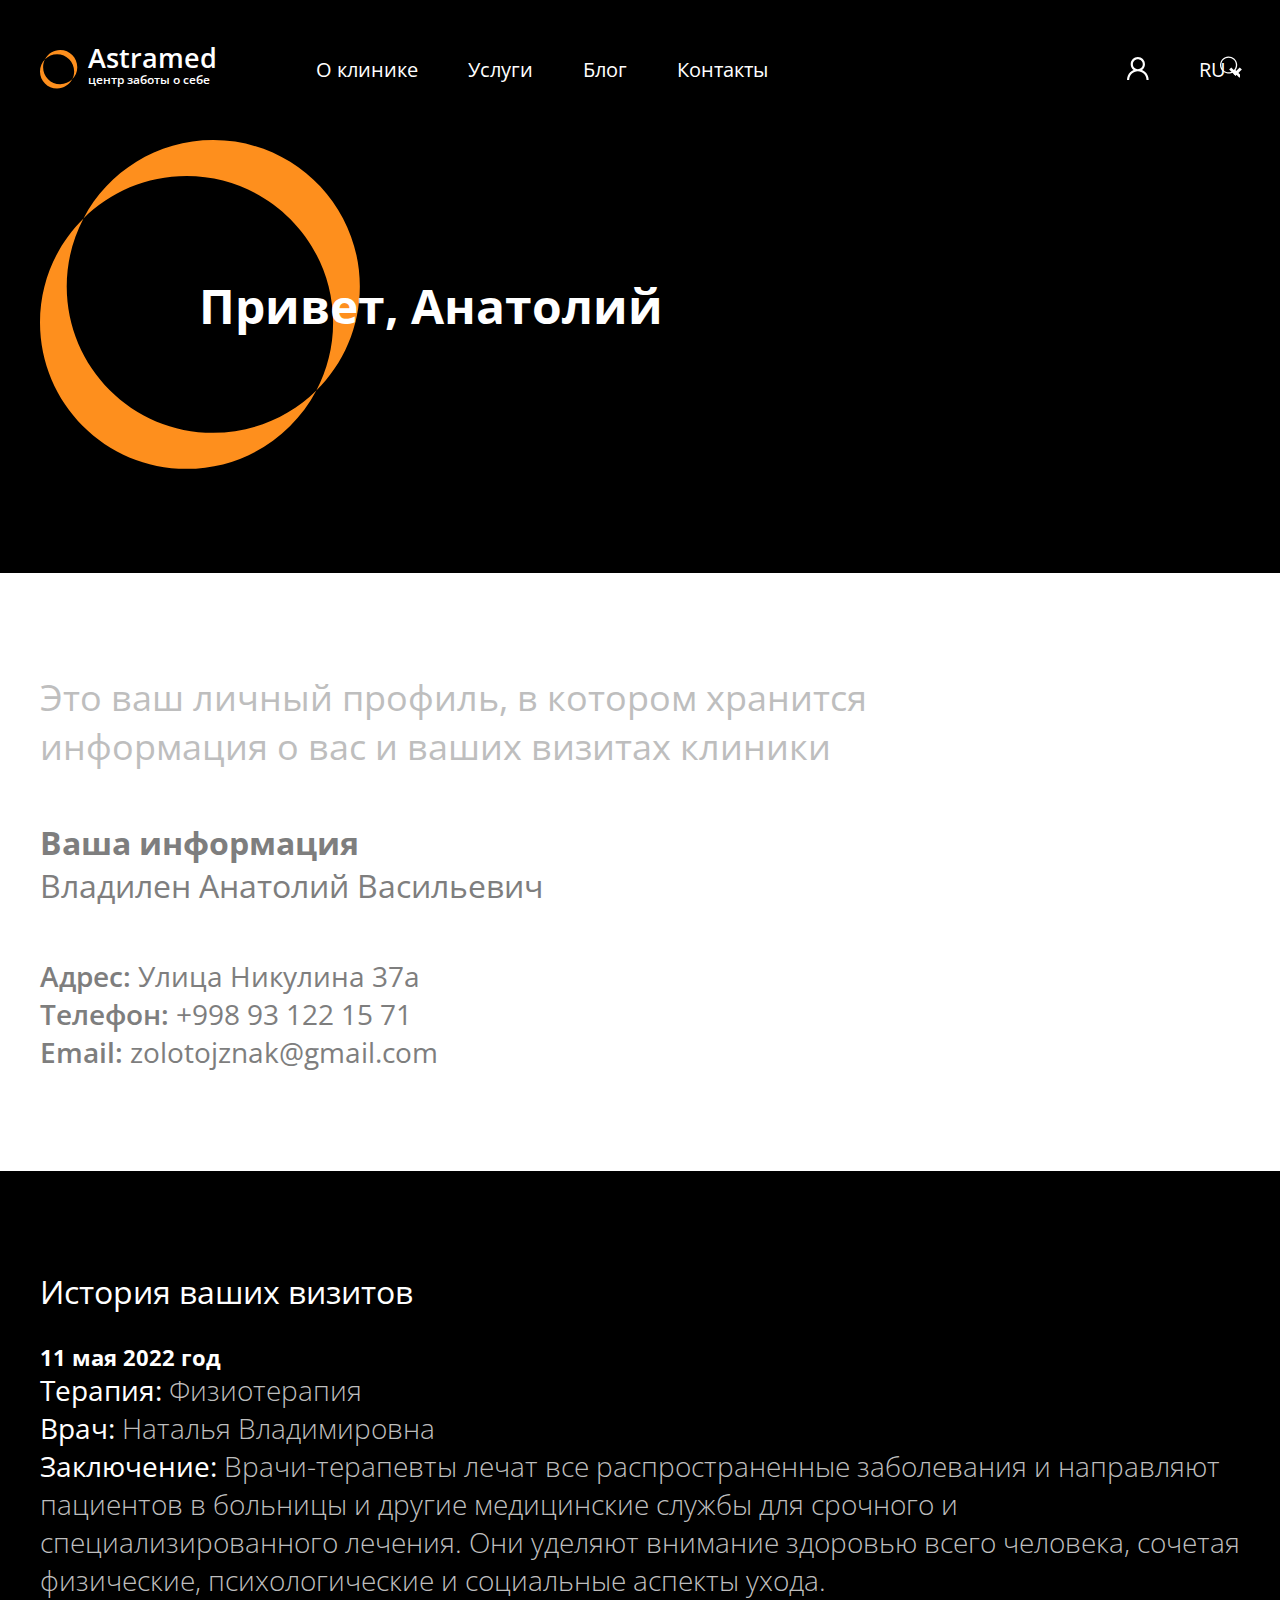
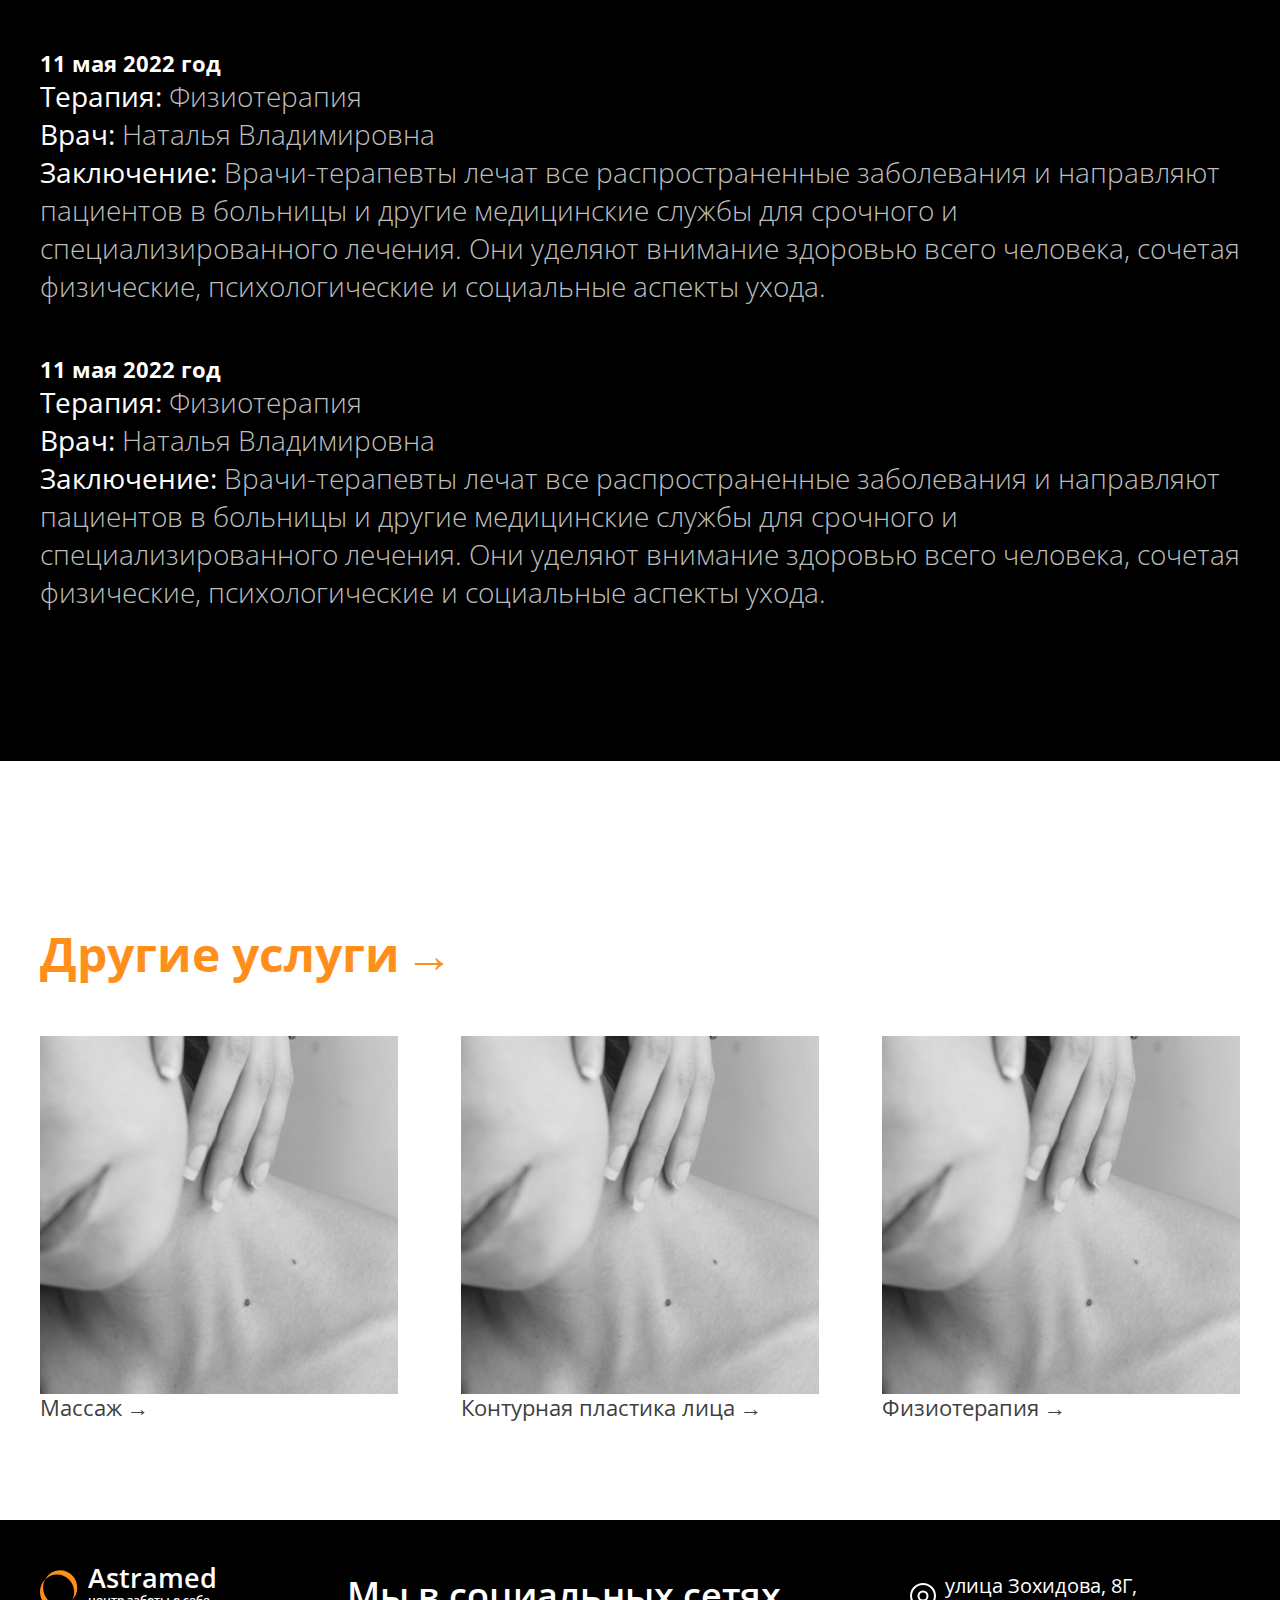
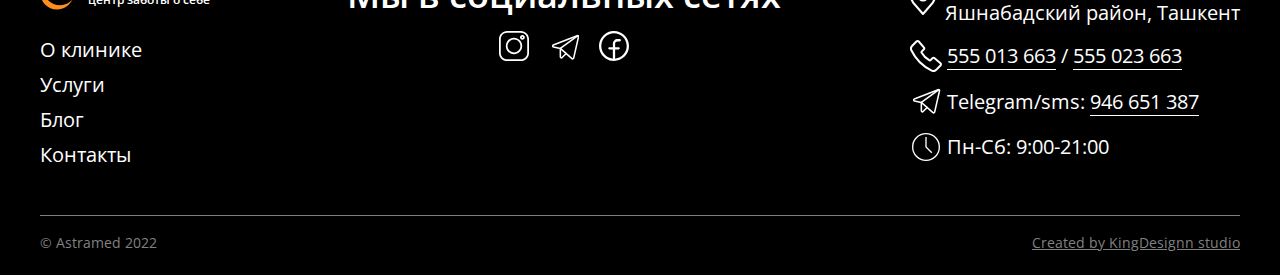
<file: profile.html>
<!DOCTYPE html>
<html lang="en">
<head>
    <meta charset="UTF-8">
    <meta http-equiv="X-UA-Compatible" content="IE=edge">
    <meta name="viewport" content="width=device-width, initial-scale=1.0">
    <title>Astramed Clinic</title>

    <link rel="stylesheet" href="https://unpkg.com/swiper/swiper-bundle.min.css"/>
    <link rel="stylesheet" href="https://cdnjs.cloudflare.com/ajax/libs/animate.css/4.1.1/animate.min.css"/>
    <link rel="stylesheet" href="css/reset.css">
    <link rel="stylesheet" href="css/main.css">
    <link rel="stylesheet" href="css/adaptive.css">
    <link rel="shortcut icon" href="img/logo.svg">
</head>
<body class="body">
    <header class="header header-half">
        <div class="header__container container">
            <nav class="header__nav">
                <a href="/" class="header__logo logo">
                    <img src="img/logo.svg" alt="Astramed" class="logo__img img">
                    <p class="logo__text">Astramed <br> <span>центр заботы о себе</span></p>
                </a>
                <div class="header__body">
                    <ul class="menu__list" id="menu__list">
                        <li class="menu__item">
                            <a href="about.html" class="header__link">О клинике</a>
                        </li>
                        <li class="menu__item">
                            <a href="services.html" class="header__link">Услуги</a>
                        </li>
                        <li class="menu__item">
                            <a href="blog.html" class="header__link">Блог</a>
                        </li>
                        <li class="menu__item">
                            <a href="contacts.html" class="header__link">Контакты</a>
                        </li>
                    </ul>
                    <ul class="menu__icons">
                        <li class="menu__icon menu__icon-search">
                            <div class="search">
                                <svg class="search__icon svg">
                                    <use xlink:href="#search"></use>
                                </svg>
                                <div class="search__input">
                                    <input type="text" placeholder="Поиск..." id="mysearch">
                                </div>
                            </div>
                        </li>
                        <li class="menu__icon menu__profile">
                            <a href="" class="profile">
                                <svg class="profile__icon svg">
                                    <use xlink:href="#profile"></use>
                                </svg>
                            </a>
                        </li>
                        <li class="menu__icon">
                            <a href="" class="language">RU</a>
                        </li>
                    </ul>
                </div>
                <div class="menu__burger">
                    <span></span>
                </div>
            </nav>
            <div class="header__title aboutHeader__title">
                <img src="img/logo.svg" alt="Astramed" class="halfheader__img img">
                <h1 class="title__text animate__animated animate__fadeInRight animate__slow wow">Привет, Анатолий</h1>
            </div>
        </div>
        </header>

        <section class="blog blog-white">
            <div class="profile__container container animate__animated animate__fadeInLeft animate__slow wow">
                <h3 class="profile__title marbot-50">Это ваш личный профиль, в котором хранится информация о вас и ваших визитах клиники</h3>
                <div class="profile__info">
                    <h5 class="profile__subtitle bolder-700">Ваша информация</h5>
                    <h6 class="profile__subtitle marbot-50">Владилен Анатолий Васильевич</h6>
                    <p class="profile__text">
                        <span class="profile__text bolder-600">Адрес: </span>Улица Никулина 37а
                    </p>
                    <p class="profile__text">
                        <span class="profile__text bolder-600">Телефон: </span>+998 93 122 15 71
                    </p>
                    <p class="profile__text">
                        <span class="profile__text bolder-600">Email: </span>zolotojznak@gmail.com
                    </p>
                </div>
            </div>
        </section>

        <section class="blog">
            <div class="profile__container container">
                <h4 class="review__subtitle animate__animated animate__fadeInUp animate__slow wow">История ваших визитов</h4>
                <div class="review animate__animated animate__fadeInRight animate__slow wow">
                    <h5 class="review__text bolder-700 colorWhite">11 мая 2022 год</h5>
                    <p class="profile__text">
                        <span>Терапия: </span><a href="therapy.html" class="profile__text lightgrey lighter-300">Физиотерапия</a>
                    </p>
                    <p class="profile__text">
                        <span>Врач: </span><a href="member.html" class="profile__text lightgrey lighter-300">Наталья Владимировна</a>
                    </p>
                    <p class="profile__text">
                        <span>Заключение: </span><span>Врачи-терапевты лечат все распространенные заболевания и направляют пациентов в больницы и другие медицинские службы для срочного и специализированного лечения. Они уделяют внимание здоровью всего человека, сочетая физические, психологические и социальные аспекты ухода.</span>
                    </p>
                </div>
                <div class="review animate__animated animate__fadeInLeft animate__slow wow">
                    <h5 class="review__text bolder-700 colorWhite">11 мая 2022 год</h5>
                    <p class="profile__text">
                        <span>Терапия: </span><a href="therapy.html" class="profile__text lightgrey lighter-300">Физиотерапия</a>
                    </p>
                    <p class="profile__text">
                        <span>Врач: </span><a href="member.html" class="profile__text lightgrey lighter-300">Наталья Владимировна</a>
                    </p>
                    <p class="profile__text">
                        <span>Заключение: </span><span>Врачи-терапевты лечат все распространенные заболевания и направляют пациентов в больницы и другие медицинские службы для срочного и специализированного лечения. Они уделяют внимание здоровью всего человека, сочетая физические, психологические и социальные аспекты ухода.</span>
                    </p>
                </div>
                <div class="review animate__animated animate__fadeInRight animate__slow wow">
                    <h5 class="review__text bolder-700 colorWhite">11 мая 2022 год</h5>
                    <p class="profile__text">
                        <span>Терапия: </span><a href="therapy.html" class="profile__text lightgrey lighter-300">Физиотерапия</a>
                    </p>
                    <p class="profile__text">
                        <span>Врач: </span><a href="member.html" class="profile__text lightgrey lighter-300">Наталья Владимировна</a>
                    </p>
                    <p class="profile__text">
                        <span>Заключение: </span><span class="lightgrey lighter-300">Врачи-терапевты лечат все распространенные заболевания и направляют пациентов в больницы и другие медицинские службы для срочного и специализированного лечения. Они уделяют внимание здоровью всего человека, сочетая физические, психологические и социальные аспекты ухода.</span>
                    </p>
                </div>
            </div>
        </section>

        <section class="blog blog-white marbot-100">
            <div class="blog__container container animate__animated animate__fadeInUp animate__slow wow">
                <div class="blog__text AboutBlog__text">
                    <a href="services.html" class="blog__title link">Другие услуги</a>
                </div>
                <div class="blog__list">
                    <div class="blog__item">
                        <a href="procedure.html" class="service__img">
                            <img src="img/service/massage.png" alt="service" class="img">
                        </a>
                        <a href="procedure.html" class="service__link link">Массаж</a>
                    </div>
                    <div class="blog__item">
                        <a href="procedure.html" class="service__img">
                            <img src="img/service/massage.png" alt="service" class="img">
                        </a>
                        <a href="procedure.html" class="service__link link">Контурная пластика лица</a>
                    </div>
                    <div class="blog__item">
                        <a href="procedure.html" class="service__img">
                            <img src="img/service/massage.png" alt="service" class="img">
                        </a>
                        <a href="procedure.html" class="service__link link">Физиотерапия</a>
                    </div>
                </div>
            </div>
        </section>
    

        <footer class="footer">
            <div class="footer__container container">
                <nav class="footer__nav">
                    <a href="/" class="header__logo logo header__logo-footer">
                        <img src="img/logo.svg" alt="Astramed" class="logo__img img">
                        <p class="logo__text">Astramed <br> <span>центр заботы о себе</span></p>
                    </a>
                    <ul class="menu__list-footer">
                        <li class="menu__item">
                            <a href="about.html">О клинике</a>
                        </li>
                        <li class="menu__item">
                            <a href="services.html">Услуги</a>
                        </li>
                        <li class="menu__item">
                            <a href="blog.html">Блог</a>
                        </li>
                        <li class="menu__item">
                            <a href="contacts.html">Контакты</a>
                        </li>
                    </ul>
                </nav>
                <div class="blog__social social blog__social-footer">
                    <h3 class="social__title social__title-footer">Мы в социальных сетях</h3>
                    <div class="social__list social__list-footer">
                        <div class="social__item">
                            <a href="https://www.instagram.com/astramed_clinic_uzbekistan/">
                                <svg class="instagram__icon svg">
                                    <use xlink:href="#instagram"></use>
                                </svg>
                            </a>
                        </div>
                        <div class="social__item">
                            <a href="https://t.me/+998946651387" class="whiteStroke">
                                <svg class="instagram__icon svg">
                                    <use xlink:href="#telegram"></use>
                                </svg> 
                            </a>
                        </div>
                        <div class="social__item">
                            <a href="https://www.facebook.com/astramedclinic2021/">
                                <svg class="instagram__icon svg">
                                    <use xlink:href="#facebook"></use>
                                </svg>
                            </a>
                        </div>
                    </div>
                </div>
                <div class="map__text footer__text">
                    <div class="map__info map__info-footer">
                        <svg class="location__icon svg location__icon-footer">
                            <use xlink:href="#location"></use>
                        </svg>
                        улица Зохидова, 8Г, <br> Яшнабадский район, Ташкент</div>
                    <div class="map__info map__info-footer">
                        <svg class="phone__icon svg phone__icon-footer">
                            <use xlink:href="#phone"></use>
                        </svg>
                        <div class="map__info_footer menu__item colorWhite">
                            <a href="tel: 555 013 663">555 013 663</a> / 
                            <a href="tel: 555 023 663">555 023 663</a>
                        </div>
                    </div>
                    <div class="map__info map__info-footer">
                        <svg class="phone__icon svg phone__icon-footer">
                            <use xlink:href="#telegram"></use>
                        </svg>
                        <div class="map__info_footer menu__item colorWhite">
                            Telegram/sms: <a href="https://t.me/+998946651387">946 651 387</a>
                        </div>
                    </div>
                    <div class="map__info map__info-footer">
                        <svg class="phone__icon svg phone__icon-footer">
                            <use xlink:href="#time"></use>
                        </svg>
                        Пн-Сб: 9:00-21:00
                    </div>
                </div>
            </div>
            <div class="footer__copyright">
                <div class="copyrighy__container container">
                    <p class="copyrighy__asyramed">© Astramed 2022</p>
                    <a href="https://kingdesignn.ru/" class="created__kingdesignn">Created by KingDesignn studio</a>
                </div>
            </div>
        </footer>

        
         <!-- Иконки -->
        <svg display="none">
            <symbol width="22" height="22" id="search" viewBox="0 0 26 25">
                <path d="M18.3502 16.1613C19.8633 14.0965 20.541 11.5366 20.2477 8.99358C19.9544 6.4506 18.7118 4.11212 16.7684 2.446C14.825 0.779875 12.3242 -0.0910236 9.76622 0.00753841C7.20828 0.1061 4.78187 1.16685 2.97244 2.97758C1.16301 4.78831 0.103993 7.21547 0.00726096 9.77348C-0.0894706 12.3315 0.783217 14.8317 2.45073 16.7739C4.11824 18.7161 6.45761 19.9571 9.0008 20.2485C11.544 20.54 14.1035 19.8605 16.1671 18.3459H16.1656C16.2125 18.4084 16.2625 18.4678 16.3187 18.5256L22.335 24.5418C22.628 24.835 23.0255 24.9999 23.44 25C23.8545 25.0001 24.2521 24.8356 24.5453 24.5426C24.8386 24.2496 25.0034 23.8521 25.0035 23.4376C25.0037 23.023 24.8391 22.6254 24.5461 22.3322L18.5299 16.316C18.474 16.2594 18.4139 16.2072 18.3502 16.1597V16.1613ZM18.7533 10.1544C18.7533 11.2831 18.531 12.4007 18.0991 13.4434C17.6672 14.4862 17.0341 15.4336 16.236 16.2317C15.4379 17.0298 14.4905 17.6629 13.4477 18.0948C12.405 18.5267 11.2874 18.749 10.1587 18.749C9.03004 18.749 7.91243 18.5267 6.86968 18.0948C5.82693 17.6629 4.87946 17.0298 4.08138 16.2317C3.28329 15.4336 2.65021 14.4862 2.21829 13.4434C1.78637 12.4007 1.56406 11.2831 1.56406 10.1544C1.56406 7.87496 2.46957 5.68888 4.08138 4.07708C5.69318 2.46527 7.87926 1.55977 10.1587 1.55977C12.4381 1.55977 14.6242 2.46527 16.236 4.07708C17.8478 5.68888 18.7533 7.87496 18.7533 10.1544Z"/>
            </symbol>
            <symbol width="22" height="23" viewBox="0 0 24 25" id="profile">
                <path d="M22.6951 20.402C22.1026 18.9987 21.2429 17.7239 20.1637 16.6489C19.0878 15.5707 17.8133 14.7111 16.4105 14.1175C16.398 14.1112 16.3854 14.108 16.3728 14.1018C18.3295 12.6884 19.6015 10.3863 19.6015 7.78894C19.6015 3.48618 16.1153 0 11.8125 0C7.50978 0 4.0236 3.48618 4.0236 7.78894C4.0236 10.3863 5.29558 12.6884 7.25224 14.1049C7.23968 14.1112 7.22712 14.1143 7.21455 14.1206C5.80752 14.7142 4.54495 15.5653 3.46141 16.652C2.38324 17.7279 1.52361 19.0024 0.930004 20.4052C0.346845 21.7784 0.0323342 23.2508 0.00349651 24.7425C0.00265824 24.776 0.00853772 24.8093 0.0207887 24.8405C0.0330396 24.8718 0.0514141 24.9002 0.0748294 24.9242C0.0982447 24.9482 0.126227 24.9673 0.157128 24.9803C0.188028 24.9933 0.221222 25 0.254753 25H2.13917C2.27737 25 2.38729 24.8901 2.39043 24.755C2.45325 22.3304 3.42686 20.0597 5.14797 18.3386C6.92875 16.5578 9.2937 15.5779 11.8125 15.5779C14.3314 15.5779 16.6963 16.5578 18.4771 18.3386C20.1982 20.0597 21.1718 22.3304 21.2347 24.755C21.2378 24.8932 21.3477 25 21.4859 25H23.3703C23.4039 25 23.4371 24.9933 23.468 24.9803C23.4989 24.9673 23.5268 24.9482 23.5503 24.9242C23.5737 24.9002 23.592 24.8718 23.6043 24.8405C23.6165 24.8093 23.6224 24.776 23.6216 24.7425C23.5902 23.2412 23.2793 21.7808 22.6951 20.402ZM11.8125 13.191C10.371 13.191 9.01418 12.6288 7.99345 11.608C6.97272 10.5873 6.41053 9.23053 6.41053 7.78894C6.41053 6.34736 6.97272 4.99058 7.99345 3.96985C9.01418 2.94912 10.371 2.38693 11.8125 2.38693C13.2541 2.38693 14.6109 2.94912 15.6316 3.96985C16.6524 4.99058 17.2146 6.34736 17.2146 7.78894C17.2146 9.23053 16.6524 10.5873 15.6316 11.608C14.6109 12.6288 13.2541 13.191 11.8125 13.191Z" fill="white"/>
            </symbol>
            <symbol width="30" height="30" viewBox="0 0 30 30" id="instagram">
                <path d="M21.8792 0H8.12071C3.64288 0 0 3.64288 0 8.12071V21.8795C0 26.3571 3.64288 29.9999 8.12071 29.9999H21.8795C26.3571 29.9999 29.9999 26.3571 29.9999 21.8795V8.12071C29.9999 3.64288 26.3571 0 21.8792 0V0ZM28.2412 21.8795C28.2412 25.3873 25.3873 28.2412 21.8792 28.2412H8.12071C4.61265 28.2412 1.75872 25.3873 1.75872 21.8795V8.12071C1.75872 4.61265 4.61265 1.75872 8.12071 1.75872H21.8795C25.3873 1.75872 28.2412 4.61265 28.2412 8.12071V21.8795Z"/>
                <path d="M15 6.79688C10.4768 6.79688 6.79712 10.4766 6.79712 14.9998C6.79712 19.5229 10.4768 23.2026 15 23.2026C19.5232 23.2026 23.2029 19.5229 23.2029 14.9998C23.2029 10.4766 19.5232 6.79688 15 6.79688ZM15 21.4439C11.4468 21.4439 8.55584 18.5531 8.55584 14.9998C8.55584 11.4466 11.4468 8.5556 15 8.5556C18.5534 8.5556 21.4442 11.4466 21.4442 14.9998C21.4442 18.5531 18.5534 21.4439 15 21.4439Z"/>
                <path d="M23.399 3.88379C22.0623 3.88379 20.9751 4.9712 20.9751 6.30764C20.9751 7.64431 22.0623 8.73173 23.399 8.73173C24.7356 8.73173 25.823 7.64431 25.823 6.30764C25.823 4.97098 24.7356 3.88379 23.399 3.88379ZM23.399 6.97277C23.0323 6.97277 22.7338 6.67431 22.7338 6.30764C22.7338 5.94075 23.0323 5.64251 23.399 5.64251C23.7658 5.64251 24.0643 5.94075 24.0643 6.30764C24.0643 6.67431 23.7658 6.97277 23.399 6.97277Z"/>
            </symbol>
            <symbol width="30" height="30" viewBox="0 0 30 30" id="facebook">
                <path d="M30 15C30 12.0333 29.1203 9.13319 27.472 6.66645C25.8238 4.19971 23.4811 2.27713 20.7403 1.14181C17.9994 0.00649927 14.9834 -0.290551 12.0736 0.288227C9.16393 0.867006 6.49119 2.29562 4.3934 4.3934C2.29562 6.49119 0.867006 9.16393 0.288227 12.0736C-0.290551 14.9834 0.00649927 17.9994 1.14181 20.7403C2.27713 23.4811 4.19971 25.8238 6.66645 27.472C9.13319 29.1203 12.0333 30 15 30C18.9771 29.9962 22.7902 28.4146 25.6024 25.6024C28.4146 22.7902 29.9962 18.9771 30 15ZM16.1538 27.6346V18.4615H19.6154C19.9214 18.4615 20.2149 18.34 20.4313 18.1236C20.6477 17.9072 20.7692 17.6137 20.7692 17.3077C20.7692 17.0017 20.6477 16.7082 20.4313 16.4918C20.2149 16.2754 19.9214 16.1538 19.6154 16.1538H16.1538V12.6923C16.1538 12.0803 16.397 11.4933 16.8298 11.0605C17.2625 10.6278 17.8495 10.3846 18.4615 10.3846H20.7692C21.0753 10.3846 21.3687 10.2631 21.5851 10.0467C21.8015 9.83028 21.9231 9.53679 21.9231 9.23077C21.9231 8.92476 21.8015 8.63127 21.5851 8.41488C21.3687 8.19849 21.0753 8.07693 20.7692 8.07693H18.4615C17.2386 8.08073 16.0669 8.56822 15.2022 9.43294C14.3374 10.2977 13.85 11.4694 13.8462 12.6923V16.1538H10.3846C10.0786 16.1538 9.78512 16.2754 9.56873 16.4918C9.35234 16.7082 9.23077 17.0017 9.23077 17.3077C9.23077 17.6137 9.35234 17.9072 9.56873 18.1236C9.78512 18.34 10.0786 18.4615 10.3846 18.4615H13.8462V27.6346C10.5935 27.3377 7.58043 25.7982 5.43381 23.3365C3.28719 20.8747 2.17223 17.6802 2.32084 14.4173C2.46946 11.1545 3.87022 8.07455 6.23175 5.81814C8.59328 3.56173 11.7338 2.30256 15 2.30256C18.2662 2.30256 21.4067 3.56173 23.7683 5.81814C26.1298 8.07455 27.5305 11.1545 27.6792 14.4173C27.8278 17.6802 26.7128 20.8747 24.5662 23.3365C22.4196 25.7982 19.4065 27.3377 16.1538 27.6346Z"/>
            </symbol>
            <symbol width="26" height="32" viewBox="0 0 26 32" id="location" fill="none">
                <path d="M13 17.5C15.4853 17.5 17.5 15.4853 17.5 13C17.5 10.5147 15.4853 8.5 13 8.5C10.5147 8.5 8.5 10.5147 8.5 13C8.5 15.4853 10.5147 17.5 13 17.5Z" stroke-width="2" stroke-linecap="round" stroke-linejoin="round"/>
                <path d="M13 1C9.8174 1 6.76516 2.26428 4.51472 4.51472C2.26428 6.76516 1 9.8174 1 13C1 15.838 1.603 17.695 3.25 19.75L13 31L22.75 19.75C24.397 17.695 25 15.838 25 13C25 9.8174 23.7357 6.76516 21.4853 4.51472C19.2348 2.26428 16.1826 1 13 1V1Z" stroke-width="2" stroke-linecap="round" stroke-linejoin="round"/>
            </symbol>
            <symbol width="32" height="32" viewBox="0 0 32 32" id="phone" fill="none">
                <path d="M13.8306 7.36113L8.75638 1.50398C8.17142 0.82902 7.09898 0.83202 6.41952 1.51298L2.24677 5.69323C1.00485 6.93665 0.649369 8.78304 1.36783 10.2635C5.66 19.1504 12.8272 26.3276 21.7081 30.6322C23.187 31.3507 25.0319 30.9952 26.2738 29.7518L30.4856 25.5325C31.168 24.8501 31.1695 23.7716 30.4886 23.1867L24.6089 18.1395C23.994 17.6115 23.0385 17.6805 22.4221 18.2985L20.3762 20.3473C20.2715 20.4571 20.1336 20.5295 19.9837 20.5533C19.8339 20.5772 19.6804 20.5512 19.5467 20.4793C16.2026 18.5536 13.4286 15.776 11.5072 12.4293C11.4353 12.2955 11.4092 12.1417 11.4331 11.9916C11.4569 11.8415 11.5293 11.7034 11.6392 11.5984L13.6791 9.557C14.2971 8.93603 14.3645 7.97609 13.8306 7.35963V7.36113Z" stroke-width="2" stroke-linecap="round" stroke-linejoin="round"/>
            </symbol>
            <symbol id="time" width="32px" height="32px" viewBox="0 0 24 24" aria-labelledby="timeIconTitle" stroke-width="1" stroke-linecap="square" stroke-linejoin="miter" fill="none" color="#000000"><circle cx="12" cy="12" r="10"/> <polyline points="12 5 12 12 16 16"/>
            </symbol>
            <symbol id="telegram" width="32px" height="32px" viewBox="0 0 248 248" fill="none">
                <path d="M88,134.9,177.9,214a8,8,0,0,0,13.1-4.2L228.6,45.6a8,8,0,0,0-10.7-9.2L33.3,108.9c-7.4,2.9-6.4,13.7,1.4,15.3Z" stroke-linecap="round" stroke-linejoin="round" stroke-width="12"/>
                <line x1="88" y1="134.9" x2="224.1" y2="36.6" stroke-linecap="round" stroke-linejoin="round" stroke-width="12"/>
                <path d="M132.9,174.4l-31.2,31.2A8,8,0,0,1,88,200V134.9" stroke-linecap="round" stroke-linejoin="round" stroke-width="12"/>
            </symbol>
        </svg>

        <script src="https://unpkg.com/swiper/swiper-bundle.min.js"></script>
        <script src="https://cdnjs.cloudflare.com/ajax/libs/wow/1.1.2/wow.min.js" integrity="sha512-Eak/29OTpb36LLo2r47IpVzPBLXnAMPAVypbSZiZ4Qkf8p/7S/XRG5xp7OKWPPYfJT6metI+IORkR5G8F900+g==" crossorigin="anonymous" referrerpolicy="no-referrer"></script>
        <script> new WOW().init(); </script>
        <script src="js/script.js"></script>
</body>
</html>
</file>
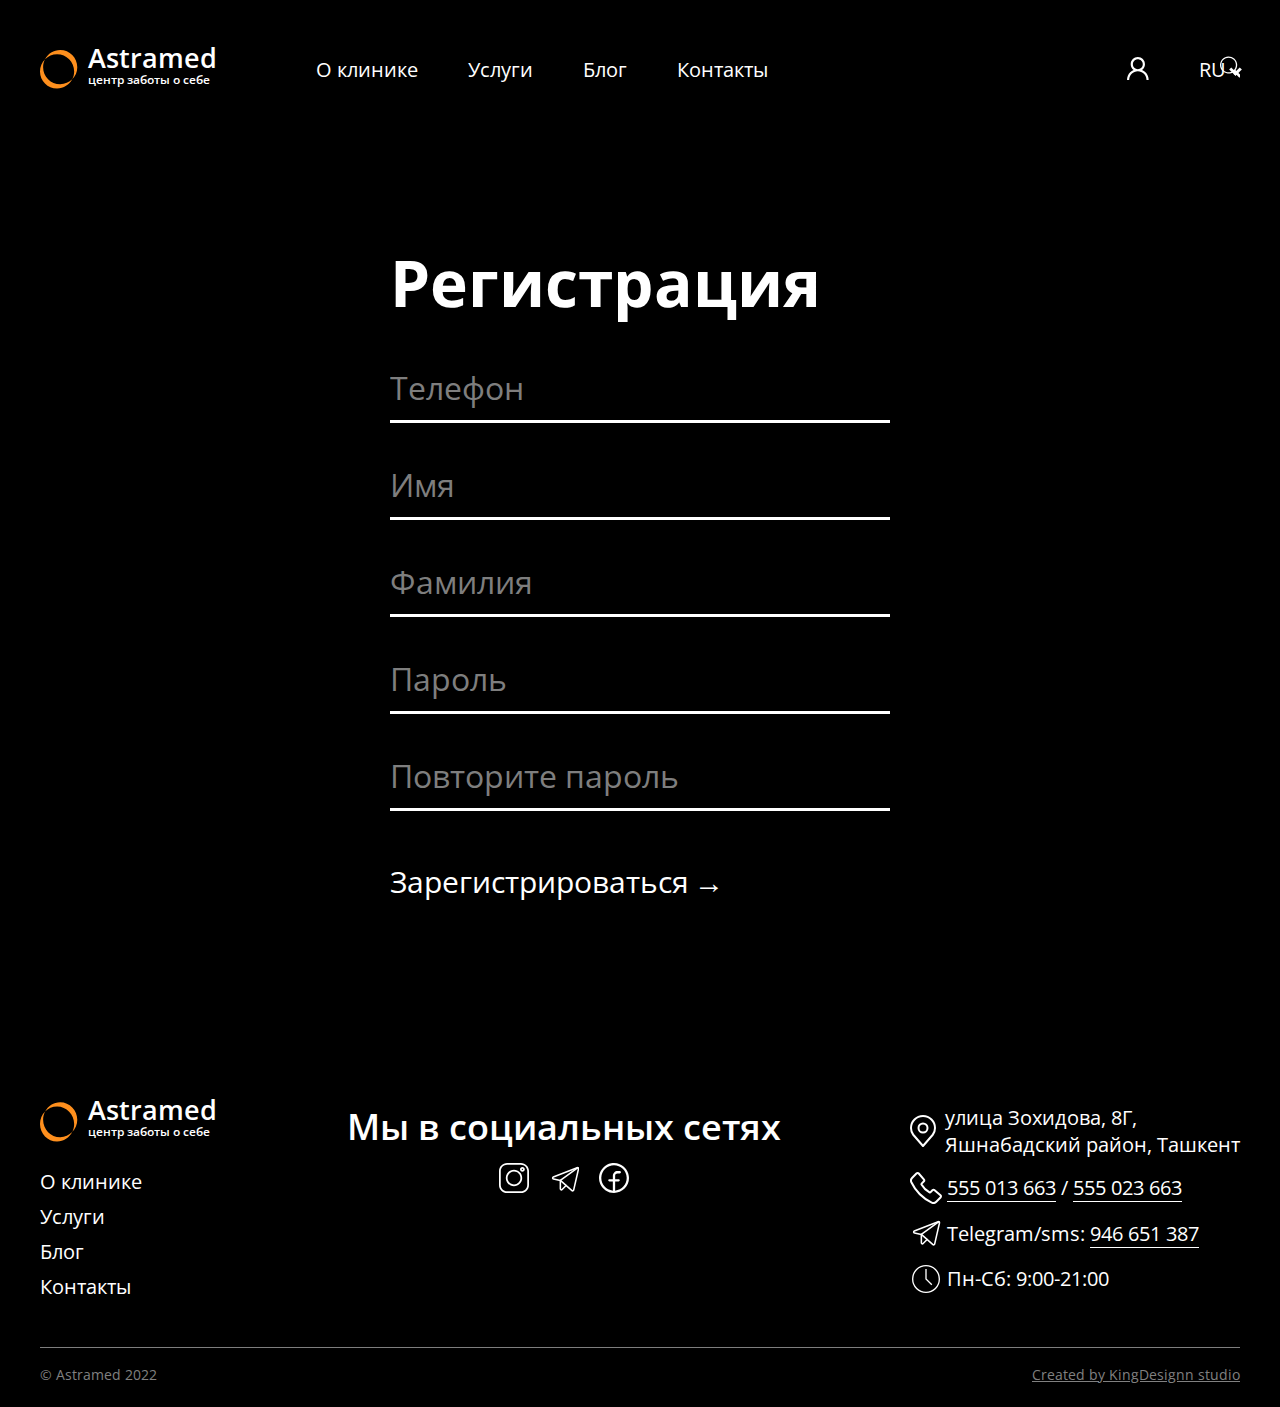
<file: registration.html>
<!DOCTYPE html>
<html lang="en">
<head>
    <meta charset="UTF-8">
    <meta http-equiv="X-UA-Compatible" content="IE=edge">
    <meta name="viewport" content="width=device-width, initial-scale=1.0">
    <title>Astramed Clinic</title>

    <link rel="stylesheet" href="https://unpkg.com/swiper/swiper-bundle.min.css"/>
    <link rel="stylesheet" href="https://cdnjs.cloudflare.com/ajax/libs/animate.css/4.1.1/animate.min.css"/>
    <link rel="stylesheet" href="css/reset.css">
    <link rel="stylesheet" href="css/main.css">
    <link rel="stylesheet" href="css/adaptive.css">
    <link rel="shortcut icon" href="img/logo.svg">
</head>
<body class="body">
    <header class="header header-half">
        <div class="header__container container">
            <nav class="header__nav">
                <a href="/" class="header__logo logo">
                    <img src="img/logo.svg" alt="Astramed" class="logo__img img">
                    <p class="logo__text">Astramed <br> <span>центр заботы о себе</span></p>
                </a>
                <div class="header__body">
                    <ul class="menu__list" id="menu__list">
                        <li class="menu__item">
                            <a href="about.html" class="header__link">О клинике</a>
                        </li>
                        <li class="menu__item">
                            <a href="services.html" class="header__link">Услуги</a>
                        </li>
                        <li class="menu__item">
                            <a href="blog.html" class="header__link">Блог</a>
                        </li>
                        <li class="menu__item">
                            <a href="contacts.html" class="header__link">Контакты</a>
                        </li>
                    </ul>
                    <ul class="menu__icons">
                        <li class="menu__icon menu__icon-search">
                            <div class="search">
                                <svg class="search__icon svg">
                                    <use xlink:href="#search"></use>
                                </svg>
                                <div class="search__input">
                                    <input type="text" placeholder="Поиск..." id="mysearch">
                                </div>
                            </div>
                        </li>
                        <li class="menu__icon menu__profile">
                            <a href="" class="profile">
                                <svg class="profile__icon svg">
                                    <use xlink:href="#profile"></use>
                                </svg>
                            </a>
                        </li>
                        <li class="menu__icon">
                            <a href="" class="language">RU</a>
                        </li>
                    </ul>
                </div>
                <div class="menu__burger">
                    <span></span>
                </div>
            </nav>
        </div>
    </header>

        <section class="blog">
            <div class="registration__container container">
                <h2 class="registration__title animate__animated animate__fadeInDown animate__slow wow">Регистрация</h2>
                <div class="registration__form animate__animated animate__fadeInUp animate__slow wow">
                    <form action="" class="form">
                        <input type="text" class="form__input reg__input" placeholder="Телефон">
                        <input type="text" class="form__input reg__input" placeholder="Имя">
                        <input type="text" class="form__input reg__input" placeholder="Фамилия">
                        <input type="password" class="form__input reg__input" placeholder="Пароль" required>
                        <input type="password" class="form__input reg__input" placeholder="Повторите пароль" required>
                        <a href="#" action="#" class="form__button link colorWhite">Зарегистрироваться</a>
                    </form>
                </div>
            </div>
        </section>

        <footer class="footer">
            <div class="footer__container container">
                <nav class="footer__nav">
                    <a href="/" class="header__logo logo header__logo-footer">
                        <img src="img/logo.svg" alt="Astramed" class="logo__img img">
                        <p class="logo__text">Astramed <br> <span>центр заботы о себе</span></p>
                    </a>
                    <ul class="menu__list-footer">
                        <li class="menu__item">
                            <a href="about.html">О клинике</a>
                        </li>
                        <li class="menu__item">
                            <a href="services.html">Услуги</a>
                        </li>
                        <li class="menu__item">
                            <a href="blog.html">Блог</a>
                        </li>
                        <li class="menu__item">
                            <a href="contacts.html">Контакты</a>
                        </li>
                    </ul>
                </nav>
                <div class="blog__social social blog__social-footer">
                    <h3 class="social__title social__title-footer">Мы в социальных сетях</h3>
                    <div class="social__list social__list-footer">
                        <div class="social__item">
                            <a href="https://www.instagram.com/astramed_clinic_uzbekistan/">
                                <svg class="instagram__icon svg">
                                    <use xlink:href="#instagram"></use>
                                </svg>
                            </a>
                        </div>
                        <div class="social__item">
                            <a href="https://t.me/+998946651387" class="whiteStroke">
                                <svg class="instagram__icon svg">
                                    <use xlink:href="#telegram"></use>
                                </svg> 
                            </a>
                        </div>
                        <div class="social__item">
                            <a href="https://www.facebook.com/astramedclinic2021/">
                                <svg class="instagram__icon svg">
                                    <use xlink:href="#facebook"></use>
                                </svg>
                            </a>
                        </div>
                    </div>
                </div>
                <div class="map__text footer__text">
                    <div class="map__info map__info-footer">
                        <svg class="location__icon svg location__icon-footer">
                            <use xlink:href="#location"></use>
                        </svg>
                        улица Зохидова, 8Г, <br> Яшнабадский район, Ташкент</div>
                    <div class="map__info map__info-footer">
                        <svg class="phone__icon svg phone__icon-footer">
                            <use xlink:href="#phone"></use>
                        </svg>
                        <div class="map__info_footer menu__item colorWhite">
                            <a href="tel: 555 013 663">555 013 663</a> / 
                            <a href="tel: 555 023 663">555 023 663</a>
                        </div>
                    </div>
                    <div class="map__info map__info-footer">
                        <svg class="phone__icon svg phone__icon-footer">
                            <use xlink:href="#telegram"></use>
                        </svg>
                        <div class="map__info_footer menu__item colorWhite">
                            Telegram/sms: <a href="https://t.me/+998946651387">946 651 387</a>
                        </div>
                    </div>
                    <div class="map__info map__info-footer">
                        <svg class="phone__icon svg phone__icon-footer">
                            <use xlink:href="#time"></use>
                        </svg>
                        Пн-Сб: 9:00-21:00
                    </div>
                </div>
            </div>
            <div class="footer__copyright">
                <div class="copyrighy__container container">
                    <p class="copyrighy__asyramed">© Astramed 2022</p>
                    <a href="https://kingdesignn.ru/" class="created__kingdesignn">Created by KingDesignn studio</a>
                </div>
            </div>
        </footer>


         <!-- Иконки -->
        <svg display="none">
            <symbol width="22" height="22" id="search" viewBox="0 0 26 25">
                <path d="M18.3502 16.1613C19.8633 14.0965 20.541 11.5366 20.2477 8.99358C19.9544 6.4506 18.7118 4.11212 16.7684 2.446C14.825 0.779875 12.3242 -0.0910236 9.76622 0.00753841C7.20828 0.1061 4.78187 1.16685 2.97244 2.97758C1.16301 4.78831 0.103993 7.21547 0.00726096 9.77348C-0.0894706 12.3315 0.783217 14.8317 2.45073 16.7739C4.11824 18.7161 6.45761 19.9571 9.0008 20.2485C11.544 20.54 14.1035 19.8605 16.1671 18.3459H16.1656C16.2125 18.4084 16.2625 18.4678 16.3187 18.5256L22.335 24.5418C22.628 24.835 23.0255 24.9999 23.44 25C23.8545 25.0001 24.2521 24.8356 24.5453 24.5426C24.8386 24.2496 25.0034 23.8521 25.0035 23.4376C25.0037 23.023 24.8391 22.6254 24.5461 22.3322L18.5299 16.316C18.474 16.2594 18.4139 16.2072 18.3502 16.1597V16.1613ZM18.7533 10.1544C18.7533 11.2831 18.531 12.4007 18.0991 13.4434C17.6672 14.4862 17.0341 15.4336 16.236 16.2317C15.4379 17.0298 14.4905 17.6629 13.4477 18.0948C12.405 18.5267 11.2874 18.749 10.1587 18.749C9.03004 18.749 7.91243 18.5267 6.86968 18.0948C5.82693 17.6629 4.87946 17.0298 4.08138 16.2317C3.28329 15.4336 2.65021 14.4862 2.21829 13.4434C1.78637 12.4007 1.56406 11.2831 1.56406 10.1544C1.56406 7.87496 2.46957 5.68888 4.08138 4.07708C5.69318 2.46527 7.87926 1.55977 10.1587 1.55977C12.4381 1.55977 14.6242 2.46527 16.236 4.07708C17.8478 5.68888 18.7533 7.87496 18.7533 10.1544Z"/>
            </symbol>
            <symbol width="22" height="23" viewBox="0 0 24 25" id="profile">
                <path d="M22.6951 20.402C22.1026 18.9987 21.2429 17.7239 20.1637 16.6489C19.0878 15.5707 17.8133 14.7111 16.4105 14.1175C16.398 14.1112 16.3854 14.108 16.3728 14.1018C18.3295 12.6884 19.6015 10.3863 19.6015 7.78894C19.6015 3.48618 16.1153 0 11.8125 0C7.50978 0 4.0236 3.48618 4.0236 7.78894C4.0236 10.3863 5.29558 12.6884 7.25224 14.1049C7.23968 14.1112 7.22712 14.1143 7.21455 14.1206C5.80752 14.7142 4.54495 15.5653 3.46141 16.652C2.38324 17.7279 1.52361 19.0024 0.930004 20.4052C0.346845 21.7784 0.0323342 23.2508 0.00349651 24.7425C0.00265824 24.776 0.00853772 24.8093 0.0207887 24.8405C0.0330396 24.8718 0.0514141 24.9002 0.0748294 24.9242C0.0982447 24.9482 0.126227 24.9673 0.157128 24.9803C0.188028 24.9933 0.221222 25 0.254753 25H2.13917C2.27737 25 2.38729 24.8901 2.39043 24.755C2.45325 22.3304 3.42686 20.0597 5.14797 18.3386C6.92875 16.5578 9.2937 15.5779 11.8125 15.5779C14.3314 15.5779 16.6963 16.5578 18.4771 18.3386C20.1982 20.0597 21.1718 22.3304 21.2347 24.755C21.2378 24.8932 21.3477 25 21.4859 25H23.3703C23.4039 25 23.4371 24.9933 23.468 24.9803C23.4989 24.9673 23.5268 24.9482 23.5503 24.9242C23.5737 24.9002 23.592 24.8718 23.6043 24.8405C23.6165 24.8093 23.6224 24.776 23.6216 24.7425C23.5902 23.2412 23.2793 21.7808 22.6951 20.402ZM11.8125 13.191C10.371 13.191 9.01418 12.6288 7.99345 11.608C6.97272 10.5873 6.41053 9.23053 6.41053 7.78894C6.41053 6.34736 6.97272 4.99058 7.99345 3.96985C9.01418 2.94912 10.371 2.38693 11.8125 2.38693C13.2541 2.38693 14.6109 2.94912 15.6316 3.96985C16.6524 4.99058 17.2146 6.34736 17.2146 7.78894C17.2146 9.23053 16.6524 10.5873 15.6316 11.608C14.6109 12.6288 13.2541 13.191 11.8125 13.191Z" fill="white"/>
            </symbol>
            <symbol width="30" height="30" viewBox="0 0 30 30" id="instagram">
                <path d="M21.8792 0H8.12071C3.64288 0 0 3.64288 0 8.12071V21.8795C0 26.3571 3.64288 29.9999 8.12071 29.9999H21.8795C26.3571 29.9999 29.9999 26.3571 29.9999 21.8795V8.12071C29.9999 3.64288 26.3571 0 21.8792 0V0ZM28.2412 21.8795C28.2412 25.3873 25.3873 28.2412 21.8792 28.2412H8.12071C4.61265 28.2412 1.75872 25.3873 1.75872 21.8795V8.12071C1.75872 4.61265 4.61265 1.75872 8.12071 1.75872H21.8795C25.3873 1.75872 28.2412 4.61265 28.2412 8.12071V21.8795Z"/>
                <path d="M15 6.79688C10.4768 6.79688 6.79712 10.4766 6.79712 14.9998C6.79712 19.5229 10.4768 23.2026 15 23.2026C19.5232 23.2026 23.2029 19.5229 23.2029 14.9998C23.2029 10.4766 19.5232 6.79688 15 6.79688ZM15 21.4439C11.4468 21.4439 8.55584 18.5531 8.55584 14.9998C8.55584 11.4466 11.4468 8.5556 15 8.5556C18.5534 8.5556 21.4442 11.4466 21.4442 14.9998C21.4442 18.5531 18.5534 21.4439 15 21.4439Z"/>
                <path d="M23.399 3.88379C22.0623 3.88379 20.9751 4.9712 20.9751 6.30764C20.9751 7.64431 22.0623 8.73173 23.399 8.73173C24.7356 8.73173 25.823 7.64431 25.823 6.30764C25.823 4.97098 24.7356 3.88379 23.399 3.88379ZM23.399 6.97277C23.0323 6.97277 22.7338 6.67431 22.7338 6.30764C22.7338 5.94075 23.0323 5.64251 23.399 5.64251C23.7658 5.64251 24.0643 5.94075 24.0643 6.30764C24.0643 6.67431 23.7658 6.97277 23.399 6.97277Z"/>
            </symbol>
            <symbol width="30" height="30" viewBox="0 0 30 30" id="facebook">
                <path d="M30 15C30 12.0333 29.1203 9.13319 27.472 6.66645C25.8238 4.19971 23.4811 2.27713 20.7403 1.14181C17.9994 0.00649927 14.9834 -0.290551 12.0736 0.288227C9.16393 0.867006 6.49119 2.29562 4.3934 4.3934C2.29562 6.49119 0.867006 9.16393 0.288227 12.0736C-0.290551 14.9834 0.00649927 17.9994 1.14181 20.7403C2.27713 23.4811 4.19971 25.8238 6.66645 27.472C9.13319 29.1203 12.0333 30 15 30C18.9771 29.9962 22.7902 28.4146 25.6024 25.6024C28.4146 22.7902 29.9962 18.9771 30 15ZM16.1538 27.6346V18.4615H19.6154C19.9214 18.4615 20.2149 18.34 20.4313 18.1236C20.6477 17.9072 20.7692 17.6137 20.7692 17.3077C20.7692 17.0017 20.6477 16.7082 20.4313 16.4918C20.2149 16.2754 19.9214 16.1538 19.6154 16.1538H16.1538V12.6923C16.1538 12.0803 16.397 11.4933 16.8298 11.0605C17.2625 10.6278 17.8495 10.3846 18.4615 10.3846H20.7692C21.0753 10.3846 21.3687 10.2631 21.5851 10.0467C21.8015 9.83028 21.9231 9.53679 21.9231 9.23077C21.9231 8.92476 21.8015 8.63127 21.5851 8.41488C21.3687 8.19849 21.0753 8.07693 20.7692 8.07693H18.4615C17.2386 8.08073 16.0669 8.56822 15.2022 9.43294C14.3374 10.2977 13.85 11.4694 13.8462 12.6923V16.1538H10.3846C10.0786 16.1538 9.78512 16.2754 9.56873 16.4918C9.35234 16.7082 9.23077 17.0017 9.23077 17.3077C9.23077 17.6137 9.35234 17.9072 9.56873 18.1236C9.78512 18.34 10.0786 18.4615 10.3846 18.4615H13.8462V27.6346C10.5935 27.3377 7.58043 25.7982 5.43381 23.3365C3.28719 20.8747 2.17223 17.6802 2.32084 14.4173C2.46946 11.1545 3.87022 8.07455 6.23175 5.81814C8.59328 3.56173 11.7338 2.30256 15 2.30256C18.2662 2.30256 21.4067 3.56173 23.7683 5.81814C26.1298 8.07455 27.5305 11.1545 27.6792 14.4173C27.8278 17.6802 26.7128 20.8747 24.5662 23.3365C22.4196 25.7982 19.4065 27.3377 16.1538 27.6346Z"/>
            </symbol>
            <symbol width="26" height="32" viewBox="0 0 26 32" id="location" fill="none">
                <path d="M13 17.5C15.4853 17.5 17.5 15.4853 17.5 13C17.5 10.5147 15.4853 8.5 13 8.5C10.5147 8.5 8.5 10.5147 8.5 13C8.5 15.4853 10.5147 17.5 13 17.5Z" stroke-width="2" stroke-linecap="round" stroke-linejoin="round"/>
                <path d="M13 1C9.8174 1 6.76516 2.26428 4.51472 4.51472C2.26428 6.76516 1 9.8174 1 13C1 15.838 1.603 17.695 3.25 19.75L13 31L22.75 19.75C24.397 17.695 25 15.838 25 13C25 9.8174 23.7357 6.76516 21.4853 4.51472C19.2348 2.26428 16.1826 1 13 1V1Z" stroke-width="2" stroke-linecap="round" stroke-linejoin="round"/>
            </symbol>
            <symbol width="32" height="32" viewBox="0 0 32 32" id="phone" fill="none">
                <path d="M13.8306 7.36113L8.75638 1.50398C8.17142 0.82902 7.09898 0.83202 6.41952 1.51298L2.24677 5.69323C1.00485 6.93665 0.649369 8.78304 1.36783 10.2635C5.66 19.1504 12.8272 26.3276 21.7081 30.6322C23.187 31.3507 25.0319 30.9952 26.2738 29.7518L30.4856 25.5325C31.168 24.8501 31.1695 23.7716 30.4886 23.1867L24.6089 18.1395C23.994 17.6115 23.0385 17.6805 22.4221 18.2985L20.3762 20.3473C20.2715 20.4571 20.1336 20.5295 19.9837 20.5533C19.8339 20.5772 19.6804 20.5512 19.5467 20.4793C16.2026 18.5536 13.4286 15.776 11.5072 12.4293C11.4353 12.2955 11.4092 12.1417 11.4331 11.9916C11.4569 11.8415 11.5293 11.7034 11.6392 11.5984L13.6791 9.557C14.2971 8.93603 14.3645 7.97609 13.8306 7.35963V7.36113Z" stroke-width="2" stroke-linecap="round" stroke-linejoin="round"/>
            </symbol>
            <symbol id="time" width="32px" height="32px" viewBox="0 0 24 24" aria-labelledby="timeIconTitle" stroke-width="1" stroke-linecap="square" stroke-linejoin="miter" fill="none" color="#000000"><circle cx="12" cy="12" r="10"/> <polyline points="12 5 12 12 16 16"/>
            </symbol>
            <symbol id="telegram" width="32px" height="32px" viewBox="0 0 248 248" fill="none">
                <path d="M88,134.9,177.9,214a8,8,0,0,0,13.1-4.2L228.6,45.6a8,8,0,0,0-10.7-9.2L33.3,108.9c-7.4,2.9-6.4,13.7,1.4,15.3Z" stroke-linecap="round" stroke-linejoin="round" stroke-width="12"/>
                <line x1="88" y1="134.9" x2="224.1" y2="36.6" stroke-linecap="round" stroke-linejoin="round" stroke-width="12"/>
                <path d="M132.9,174.4l-31.2,31.2A8,8,0,0,1,88,200V134.9" stroke-linecap="round" stroke-linejoin="round" stroke-width="12"/>
            </symbol>
        </svg>

        <script src="https://unpkg.com/swiper/swiper-bundle.min.js"></script>
        <script src="https://cdnjs.cloudflare.com/ajax/libs/wow/1.1.2/wow.min.js" integrity="sha512-Eak/29OTpb36LLo2r47IpVzPBLXnAMPAVypbSZiZ4Qkf8p/7S/XRG5xp7OKWPPYfJT6metI+IORkR5G8F900+g==" crossorigin="anonymous" referrerpolicy="no-referrer"></script>
        <script> new WOW().init(); </script>
        <script src="js/script.js"></script>
</body>
</html>
</file>
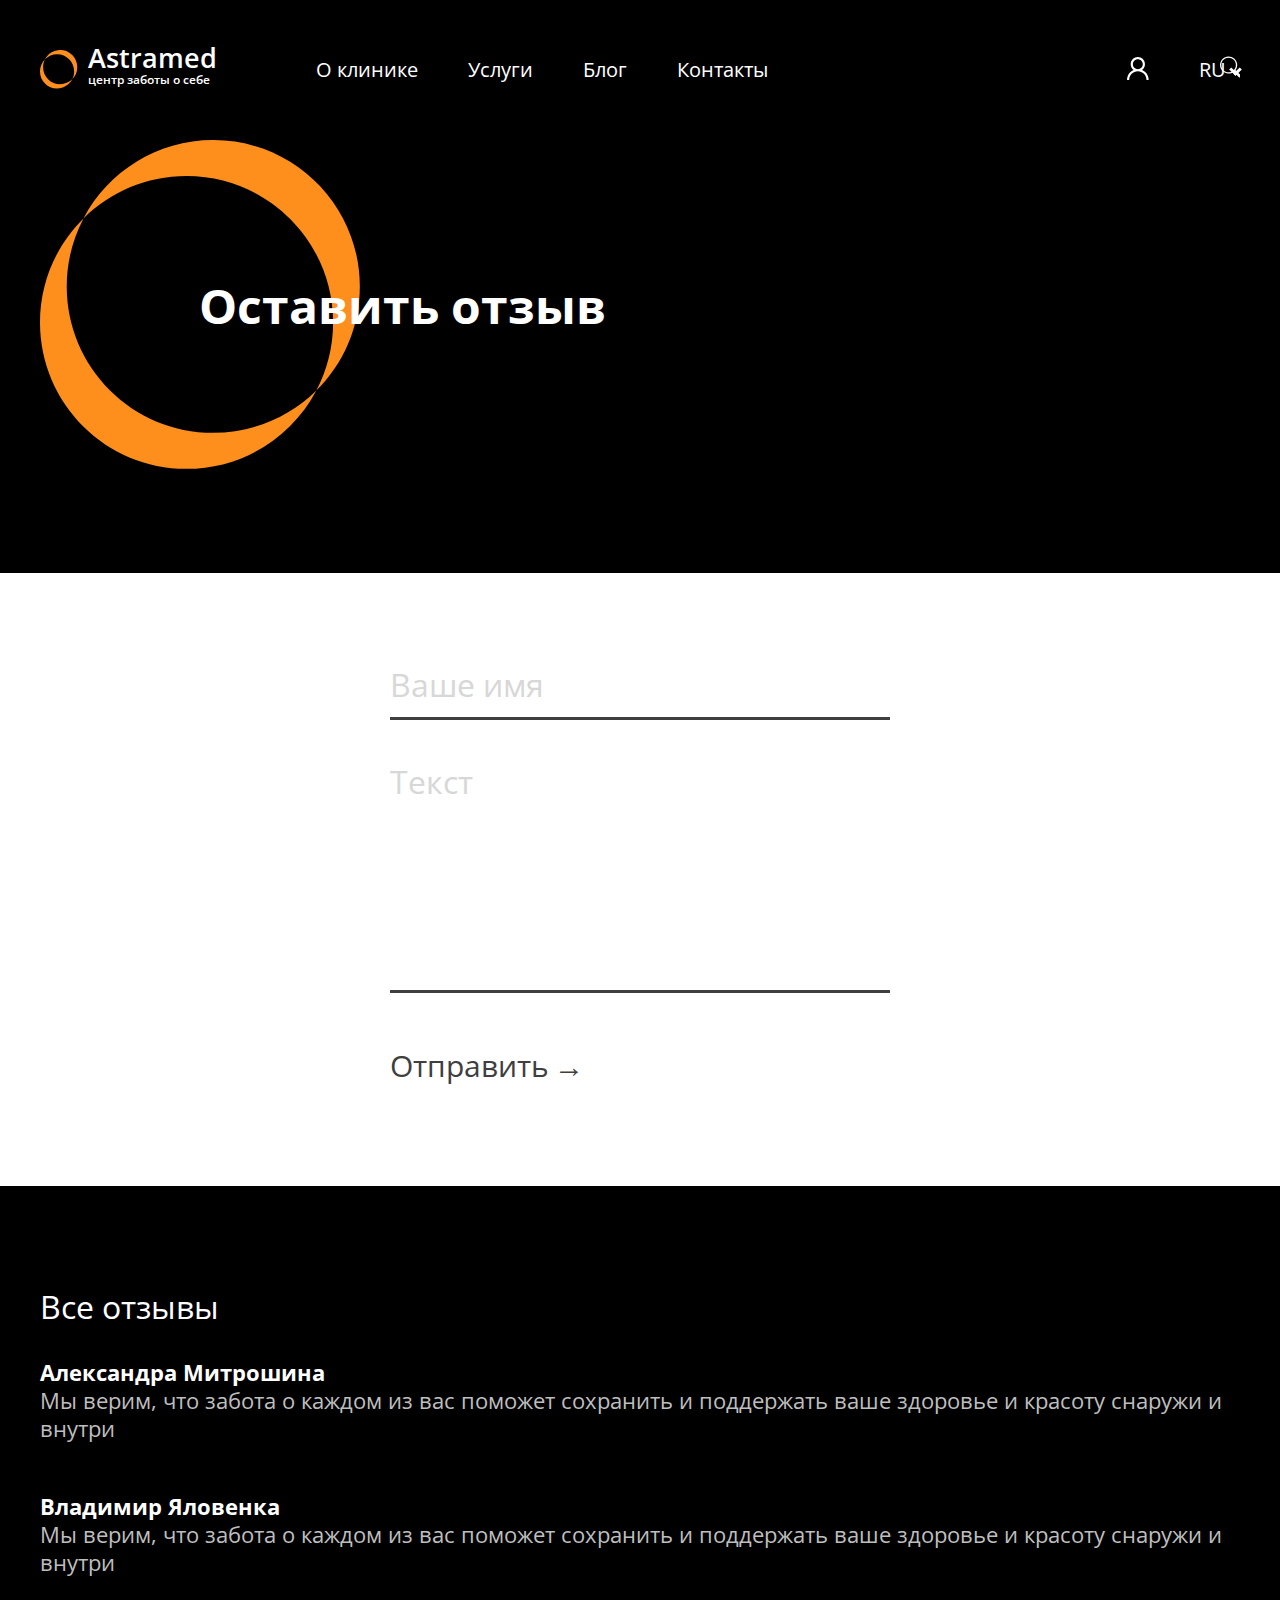
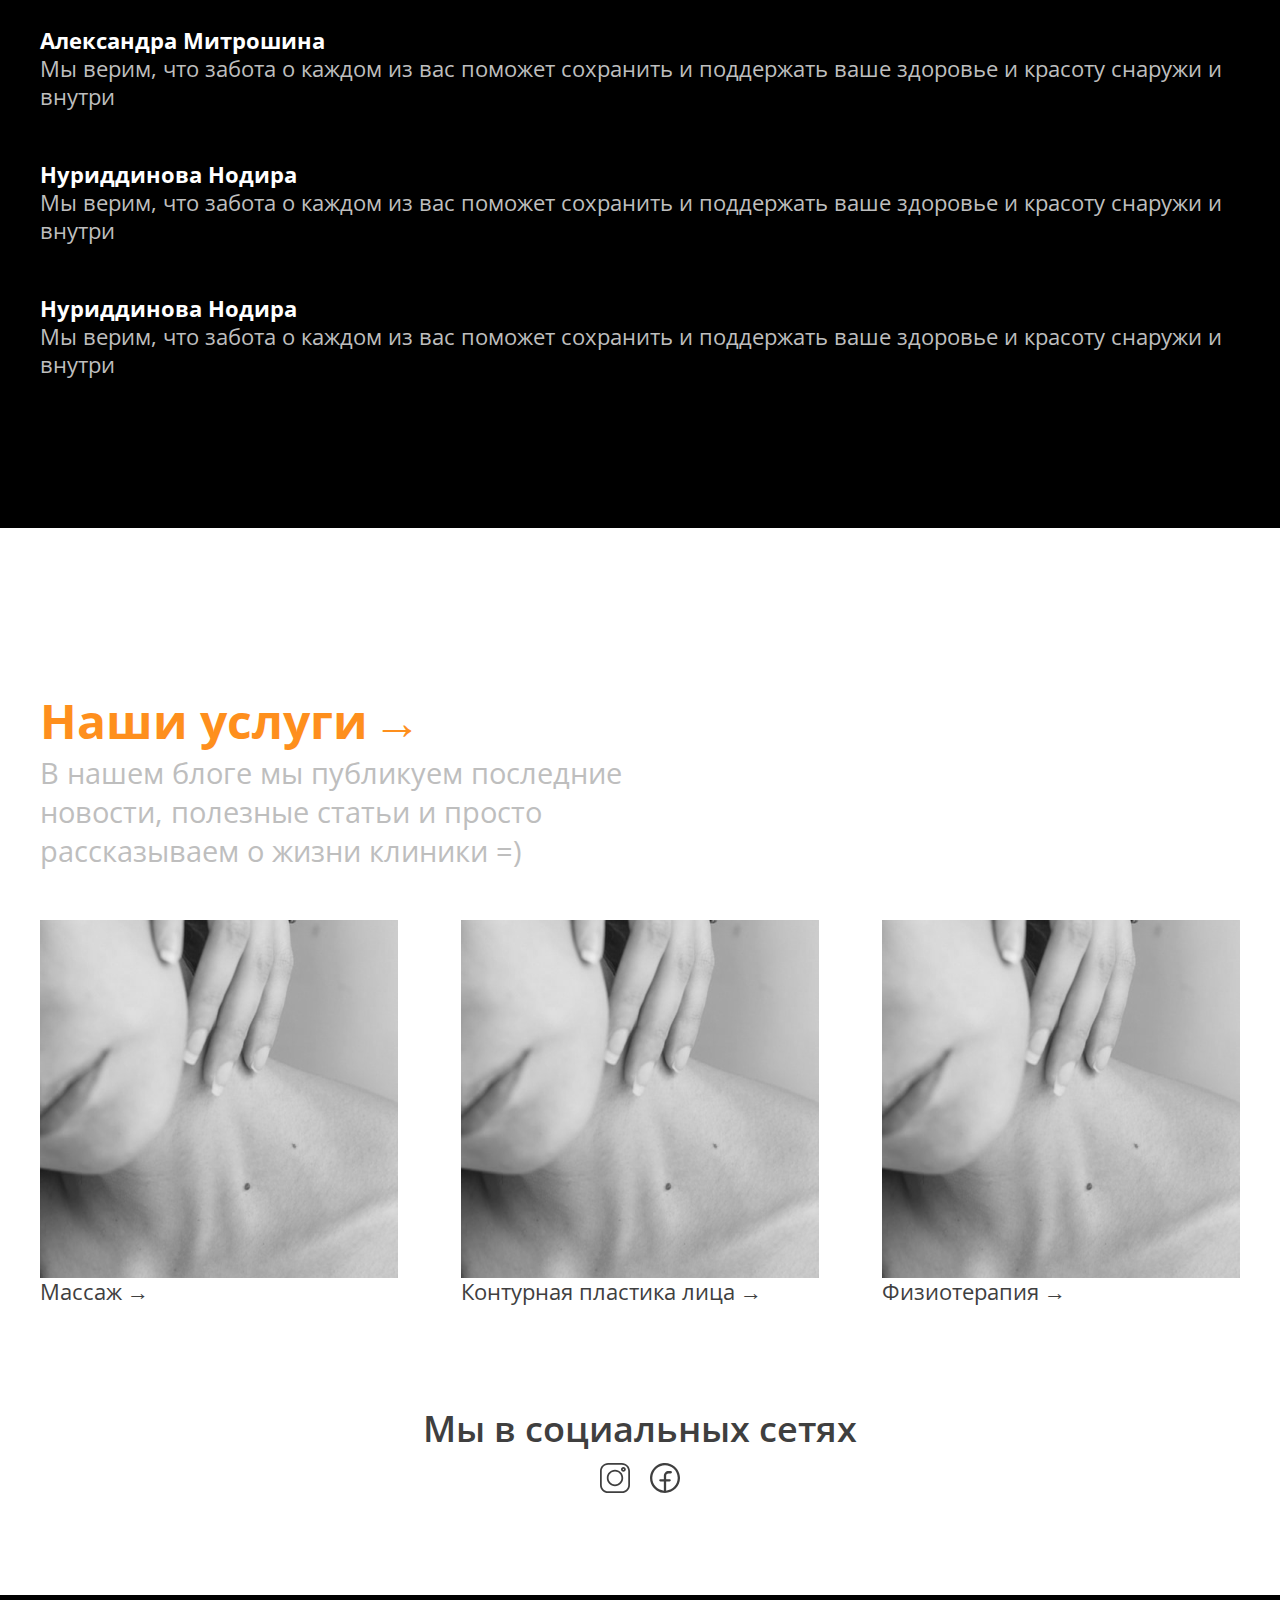
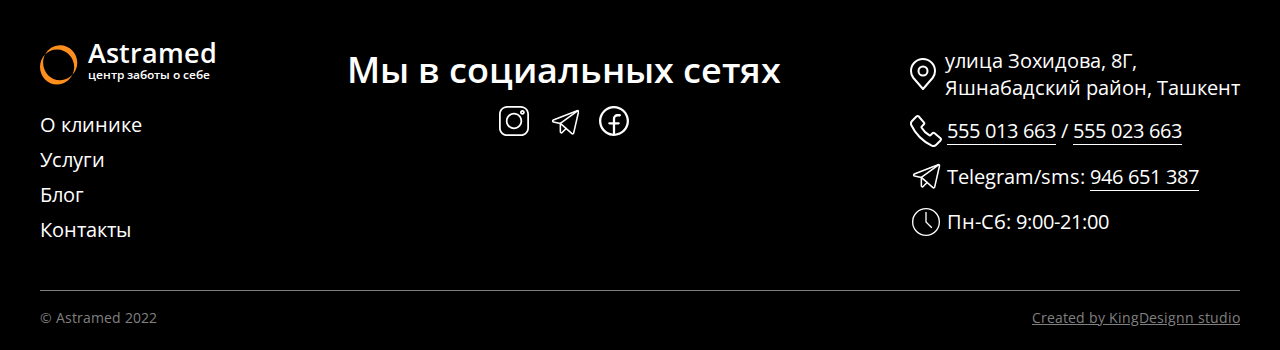
<file: review.html>
<!DOCTYPE html>
<html lang="en">
<head>
    <meta charset="UTF-8">
    <meta http-equiv="X-UA-Compatible" content="IE=edge">
    <meta name="viewport" content="width=device-width, initial-scale=1.0">
    <title>Astramed Clinic</title>

    <link rel="stylesheet" href="https://unpkg.com/swiper/swiper-bundle.min.css"/>
    <link rel="stylesheet" href="https://cdnjs.cloudflare.com/ajax/libs/animate.css/4.1.1/animate.min.css"/>
    <link rel="stylesheet" href="css/reset.css">
    <link rel="stylesheet" href="css/main.css">
    <link rel="stylesheet" href="css/adaptive.css">
    <link rel="shortcut icon" href="img/logo.svg">
</head>
<body class="body">
    <header class="header header-half">
        <div class="header__container container">
            <nav class="header__nav">
                <a href="/" class="header__logo logo">
                    <img src="img/logo.svg" alt="Astramed" class="logo__img img">
                    <p class="logo__text">Astramed <br> <span>центр заботы о себе</span></p>
                </a>
                <div class="header__body">
                    <ul class="menu__list" id="menu__list">
                        <li class="menu__item">
                            <a href="about.html" class="header__link">О клинике</a>
                        </li>
                        <li class="menu__item">
                            <a href="services.html" class="header__link">Услуги</a>
                        </li>
                        <li class="menu__item">
                            <a href="blog.html" class="header__link">Блог</a>
                        </li>
                        <li class="menu__item">
                            <a href="contacts.html" class="header__link">Контакты</a>
                        </li>
                    </ul>
                    <ul class="menu__icons">
                        <li class="menu__icon menu__icon-search">
                            <div class="search">
                                <svg class="search__icon svg">
                                    <use xlink:href="#search"></use>
                                </svg>
                                <div class="search__input">
                                    <input type="text" placeholder="Поиск..." id="mysearch">
                                </div>
                            </div>
                        </li>
                        <li class="menu__icon menu__profile">
                            <a href="profile.html" class="profile">
                                <svg class="profile__icon svg">
                                    <use xlink:href="#profile"></use>
                                </svg>
                            </a>
                        </li>
                        <li class="menu__icon">
                            <a href="" class="language">RU</a>
                        </li>
                    </ul>
                </div>
                <div class="menu__burger">
                    <span></span>
                </div>
            </nav>
            <div class="header__title aboutHeader__title">
                <img src="img/logo.svg" alt="Astramed" class="halfheader__img img">
                <h1 class="title__text animate__animated animate__fadeInRight animate__slow wow">Оставить отзыв</h1>
            </div>
        </div>
        </header>

        <section class="blog blog-white marbot-100">
            <div class="review__container container">
                <form class="review__form form animate__animated animate__fadeInUp animate__slow wow">
                    <input type="text" class="form__input" placeholder="Ваше имя">
                    <textarea class="form__input" name="" id="" cols="30" rows="5" placeholder="Текст"></textarea>
                    <a href="#" action="#" class="form__button link">Отправить</a>
                </form> 
            </div>
        </section>

        <section class="blog">
            <div class="allreviews__container container">
                <h4 class="review__subtitle">Все отзывы</h4>
                <div class="review animate__animated animate__fadeInLeft animate__slow wow">
                    <h5 class="review__text bolder-700 colorWhite">Александра Митрошина</h5>
                    <p class="review__text">Мы верим, что забота о каждом из вас поможет сохранить и поддержать ваше здоровье и красоту снаружи и внутри</p>
                </div>
                <div class="review animate__animated animate__fadeInRight animate__slow wow">
                    <h5 class="review__text bolder-700 colorWhite">Владимир Яловенка</h5>
                    <p class="review__text">Мы верим, что забота о каждом из вас поможет сохранить и поддержать ваше здоровье и красоту снаружи и внутри</p>
                </div>
                <div class="review animate__animated animate__fadeInLeft animate__slow wow">
                    <h5 class="review__text bolder-700 colorWhite">Александра Митрошина</h5>
                    <p class="review__text">Мы верим, что забота о каждом из вас поможет сохранить и поддержать ваше здоровье и красоту снаружи и внутри</p>
                </div>
                <div class="review animate__animated animate__fadeInRight animate__slow wow">
                    <h5 class="review__text bolder-700 colorWhite">Нуриддинова Нодира</h5>
                    <p class="review__text">Мы верим, что забота о каждом из вас поможет сохранить и поддержать ваше здоровье и красоту снаружи и внутри</p>
                </div>
                <div class="review animate__animated animate__fadeInLeft animate__slow wow">
                    <h5 class="review__text bolder-700 colorWhite">Нуриддинова Нодира</h5>
                    <p class="review__text">Мы верим, что забота о каждом из вас поможет сохранить и поддержать ваше здоровье и красоту снаружи и внутри</p>
                </div>
            </div>
        </section>

        <section class="blog blog-white marbot-100">
            <div class="blog__container container">
                <div class="blog__text AboutBlog__text review animate__animated animate__fadeInLeft animate__slow wow">
                    <a href="services.html" class="blog__title link">Наши услуги</a>
                    <p class="blog__subtitle">В нашем блоге мы публикуем последние новости, полезные статьи и просто рассказываем о жизни клиники =)</p>
                </div>
                <div class="blog__list marbot-100 review animate__animated animate__fadeInUp animate__slow wow">
                    <div class="blog__item">
                        <a href="therapy.html" class="service__img">
                            <img src="img/service/massage.png" alt="service" class="img">
                        </a>
                        <a href="therapy.html" class="service__link link">Массаж</a>
                    </div>
                    <div class="blog__item">
                        <a href="therapy.html" class="service__img">
                            <img src="img/service/massage.png" alt="service" class="img">
                        </a>
                        <a href="therapy.html" class="service__link link">Контурная пластика лица</a>
                    </div>
                    <div class="blog__item">
                        <a href="therapy.html" class="service__img">
                            <img src="img/service/massage.png" alt="service" class="img">
                        </a>
                        <a href="therapy.html" class="service__link link">Физиотерапия</a>
                    </div>
                </div>
                <div class="blog__social social blog__social-noPadding">
                    <h3 class="social__title darkGrey">Мы в социальных сетях</h3>
                    <div class="social__list">
                        <div class="social__item">
                            <a href="https://www.instagram.com/astramed_clinic_uzbekistan/">
                                <svg class="instagram__icon svg darkGreyFill">
                                    <use xlink:href="#instagram"></use>
                                </svg>
                            </a>
                        </div>
                        <div class="social__item">
                            <a href="https://www.facebook.com/astramedclinic2021/">
                                <svg class="instagram__icon svg darkGreyFill">
                                    <use xlink:href="#facebook"></use>
                                </svg>
                            </a>
                        </div>
                    </div>
                </div>
            </div>
        </section>
    

        <footer class="footer">
            <div class="footer__container container">
                <nav class="footer__nav">
                    <a href="/" class="header__logo logo header__logo-footer">
                        <img src="img/logo.svg" alt="Astramed" class="logo__img img">
                        <p class="logo__text">Astramed <br> <span>центр заботы о себе</span></p>
                    </a>
                    <ul class="menu__list-footer">
                        <li class="menu__item">
                            <a href="about.html">О клинике</a>
                        </li>
                        <li class="menu__item">
                            <a href="services.html">Услуги</a>
                        </li>
                        <li class="menu__item">
                            <a href="blog.html">Блог</a>
                        </li>
                        <li class="menu__item">
                            <a href="contacts.html">Контакты</a>
                        </li>
                    </ul>
                </nav>
                <div class="blog__social social blog__social-footer">
                    <h3 class="social__title social__title-footer">Мы в социальных сетях</h3>
                    <div class="social__list social__list-footer">
                        <div class="social__item">
                            <a href="https://www.instagram.com/astramed_clinic_uzbekistan/">
                                <svg class="instagram__icon svg">
                                    <use xlink:href="#instagram"></use>
                                </svg>
                            </a>
                        </div>
                        <div class="social__item">
                            <a href="https://t.me/+998946651387" class="whiteStroke">
                                <svg class="instagram__icon svg">
                                    <use xlink:href="#telegram"></use>
                                </svg> 
                            </a>
                        </div>
                        <div class="social__item">
                            <a href="https://www.facebook.com/astramedclinic2021/">
                                <svg class="instagram__icon svg">
                                    <use xlink:href="#facebook"></use>
                                </svg>
                            </a>
                        </div>
                    </div>
                </div>
                <div class="map__text footer__text">
                    <div class="map__info map__info-footer">
                        <svg class="location__icon svg location__icon-footer">
                            <use xlink:href="#location"></use>
                        </svg>
                        улица Зохидова, 8Г, <br> Яшнабадский район, Ташкент</div>
                    <div class="map__info map__info-footer">
                        <svg class="phone__icon svg phone__icon-footer">
                            <use xlink:href="#phone"></use>
                        </svg>
                        <div class="map__info_footer menu__item colorWhite">
                            <a href="tel: 555 013 663">555 013 663</a> / 
                            <a href="tel: 555 023 663">555 023 663</a>
                        </div>
                    </div>
                    <div class="map__info map__info-footer">
                        <svg class="phone__icon svg phone__icon-footer">
                            <use xlink:href="#telegram"></use>
                        </svg>
                        <div class="map__info_footer menu__item colorWhite">
                            Telegram/sms: <a href="https://t.me/+998946651387">946 651 387</a>
                        </div>
                    </div>
                    <div class="map__info map__info-footer">
                        <svg class="phone__icon svg phone__icon-footer">
                            <use xlink:href="#time"></use>
                        </svg>
                        Пн-Сб: 9:00-21:00
                    </div>
                </div>
            </div>
            <div class="footer__copyright">
                <div class="copyrighy__container container">
                    <p class="copyrighy__asyramed">© Astramed 2022</p>
                    <a href="https://kingdesignn.ru/" class="created__kingdesignn">Created by KingDesignn studio</a>
                </div>
            </div>
        </footer>

        
         <!-- Иконки -->
        <svg display="none">
            <symbol width="22" height="22" id="search" viewBox="0 0 26 25">
                <path d="M18.3502 16.1613C19.8633 14.0965 20.541 11.5366 20.2477 8.99358C19.9544 6.4506 18.7118 4.11212 16.7684 2.446C14.825 0.779875 12.3242 -0.0910236 9.76622 0.00753841C7.20828 0.1061 4.78187 1.16685 2.97244 2.97758C1.16301 4.78831 0.103993 7.21547 0.00726096 9.77348C-0.0894706 12.3315 0.783217 14.8317 2.45073 16.7739C4.11824 18.7161 6.45761 19.9571 9.0008 20.2485C11.544 20.54 14.1035 19.8605 16.1671 18.3459H16.1656C16.2125 18.4084 16.2625 18.4678 16.3187 18.5256L22.335 24.5418C22.628 24.835 23.0255 24.9999 23.44 25C23.8545 25.0001 24.2521 24.8356 24.5453 24.5426C24.8386 24.2496 25.0034 23.8521 25.0035 23.4376C25.0037 23.023 24.8391 22.6254 24.5461 22.3322L18.5299 16.316C18.474 16.2594 18.4139 16.2072 18.3502 16.1597V16.1613ZM18.7533 10.1544C18.7533 11.2831 18.531 12.4007 18.0991 13.4434C17.6672 14.4862 17.0341 15.4336 16.236 16.2317C15.4379 17.0298 14.4905 17.6629 13.4477 18.0948C12.405 18.5267 11.2874 18.749 10.1587 18.749C9.03004 18.749 7.91243 18.5267 6.86968 18.0948C5.82693 17.6629 4.87946 17.0298 4.08138 16.2317C3.28329 15.4336 2.65021 14.4862 2.21829 13.4434C1.78637 12.4007 1.56406 11.2831 1.56406 10.1544C1.56406 7.87496 2.46957 5.68888 4.08138 4.07708C5.69318 2.46527 7.87926 1.55977 10.1587 1.55977C12.4381 1.55977 14.6242 2.46527 16.236 4.07708C17.8478 5.68888 18.7533 7.87496 18.7533 10.1544Z"/>
            </symbol>
            <symbol width="22" height="23" viewBox="0 0 24 25" id="profile">
                <path d="M22.6951 20.402C22.1026 18.9987 21.2429 17.7239 20.1637 16.6489C19.0878 15.5707 17.8133 14.7111 16.4105 14.1175C16.398 14.1112 16.3854 14.108 16.3728 14.1018C18.3295 12.6884 19.6015 10.3863 19.6015 7.78894C19.6015 3.48618 16.1153 0 11.8125 0C7.50978 0 4.0236 3.48618 4.0236 7.78894C4.0236 10.3863 5.29558 12.6884 7.25224 14.1049C7.23968 14.1112 7.22712 14.1143 7.21455 14.1206C5.80752 14.7142 4.54495 15.5653 3.46141 16.652C2.38324 17.7279 1.52361 19.0024 0.930004 20.4052C0.346845 21.7784 0.0323342 23.2508 0.00349651 24.7425C0.00265824 24.776 0.00853772 24.8093 0.0207887 24.8405C0.0330396 24.8718 0.0514141 24.9002 0.0748294 24.9242C0.0982447 24.9482 0.126227 24.9673 0.157128 24.9803C0.188028 24.9933 0.221222 25 0.254753 25H2.13917C2.27737 25 2.38729 24.8901 2.39043 24.755C2.45325 22.3304 3.42686 20.0597 5.14797 18.3386C6.92875 16.5578 9.2937 15.5779 11.8125 15.5779C14.3314 15.5779 16.6963 16.5578 18.4771 18.3386C20.1982 20.0597 21.1718 22.3304 21.2347 24.755C21.2378 24.8932 21.3477 25 21.4859 25H23.3703C23.4039 25 23.4371 24.9933 23.468 24.9803C23.4989 24.9673 23.5268 24.9482 23.5503 24.9242C23.5737 24.9002 23.592 24.8718 23.6043 24.8405C23.6165 24.8093 23.6224 24.776 23.6216 24.7425C23.5902 23.2412 23.2793 21.7808 22.6951 20.402ZM11.8125 13.191C10.371 13.191 9.01418 12.6288 7.99345 11.608C6.97272 10.5873 6.41053 9.23053 6.41053 7.78894C6.41053 6.34736 6.97272 4.99058 7.99345 3.96985C9.01418 2.94912 10.371 2.38693 11.8125 2.38693C13.2541 2.38693 14.6109 2.94912 15.6316 3.96985C16.6524 4.99058 17.2146 6.34736 17.2146 7.78894C17.2146 9.23053 16.6524 10.5873 15.6316 11.608C14.6109 12.6288 13.2541 13.191 11.8125 13.191Z" fill="white"/>
            </symbol>
            <symbol width="30" height="30" viewBox="0 0 30 30" id="instagram">
                <path d="M21.8792 0H8.12071C3.64288 0 0 3.64288 0 8.12071V21.8795C0 26.3571 3.64288 29.9999 8.12071 29.9999H21.8795C26.3571 29.9999 29.9999 26.3571 29.9999 21.8795V8.12071C29.9999 3.64288 26.3571 0 21.8792 0V0ZM28.2412 21.8795C28.2412 25.3873 25.3873 28.2412 21.8792 28.2412H8.12071C4.61265 28.2412 1.75872 25.3873 1.75872 21.8795V8.12071C1.75872 4.61265 4.61265 1.75872 8.12071 1.75872H21.8795C25.3873 1.75872 28.2412 4.61265 28.2412 8.12071V21.8795Z"/>
                <path d="M15 6.79688C10.4768 6.79688 6.79712 10.4766 6.79712 14.9998C6.79712 19.5229 10.4768 23.2026 15 23.2026C19.5232 23.2026 23.2029 19.5229 23.2029 14.9998C23.2029 10.4766 19.5232 6.79688 15 6.79688ZM15 21.4439C11.4468 21.4439 8.55584 18.5531 8.55584 14.9998C8.55584 11.4466 11.4468 8.5556 15 8.5556C18.5534 8.5556 21.4442 11.4466 21.4442 14.9998C21.4442 18.5531 18.5534 21.4439 15 21.4439Z"/>
                <path d="M23.399 3.88379C22.0623 3.88379 20.9751 4.9712 20.9751 6.30764C20.9751 7.64431 22.0623 8.73173 23.399 8.73173C24.7356 8.73173 25.823 7.64431 25.823 6.30764C25.823 4.97098 24.7356 3.88379 23.399 3.88379ZM23.399 6.97277C23.0323 6.97277 22.7338 6.67431 22.7338 6.30764C22.7338 5.94075 23.0323 5.64251 23.399 5.64251C23.7658 5.64251 24.0643 5.94075 24.0643 6.30764C24.0643 6.67431 23.7658 6.97277 23.399 6.97277Z"/>
            </symbol>
            <symbol width="30" height="30" viewBox="0 0 30 30" id="facebook">
                <path d="M30 15C30 12.0333 29.1203 9.13319 27.472 6.66645C25.8238 4.19971 23.4811 2.27713 20.7403 1.14181C17.9994 0.00649927 14.9834 -0.290551 12.0736 0.288227C9.16393 0.867006 6.49119 2.29562 4.3934 4.3934C2.29562 6.49119 0.867006 9.16393 0.288227 12.0736C-0.290551 14.9834 0.00649927 17.9994 1.14181 20.7403C2.27713 23.4811 4.19971 25.8238 6.66645 27.472C9.13319 29.1203 12.0333 30 15 30C18.9771 29.9962 22.7902 28.4146 25.6024 25.6024C28.4146 22.7902 29.9962 18.9771 30 15ZM16.1538 27.6346V18.4615H19.6154C19.9214 18.4615 20.2149 18.34 20.4313 18.1236C20.6477 17.9072 20.7692 17.6137 20.7692 17.3077C20.7692 17.0017 20.6477 16.7082 20.4313 16.4918C20.2149 16.2754 19.9214 16.1538 19.6154 16.1538H16.1538V12.6923C16.1538 12.0803 16.397 11.4933 16.8298 11.0605C17.2625 10.6278 17.8495 10.3846 18.4615 10.3846H20.7692C21.0753 10.3846 21.3687 10.2631 21.5851 10.0467C21.8015 9.83028 21.9231 9.53679 21.9231 9.23077C21.9231 8.92476 21.8015 8.63127 21.5851 8.41488C21.3687 8.19849 21.0753 8.07693 20.7692 8.07693H18.4615C17.2386 8.08073 16.0669 8.56822 15.2022 9.43294C14.3374 10.2977 13.85 11.4694 13.8462 12.6923V16.1538H10.3846C10.0786 16.1538 9.78512 16.2754 9.56873 16.4918C9.35234 16.7082 9.23077 17.0017 9.23077 17.3077C9.23077 17.6137 9.35234 17.9072 9.56873 18.1236C9.78512 18.34 10.0786 18.4615 10.3846 18.4615H13.8462V27.6346C10.5935 27.3377 7.58043 25.7982 5.43381 23.3365C3.28719 20.8747 2.17223 17.6802 2.32084 14.4173C2.46946 11.1545 3.87022 8.07455 6.23175 5.81814C8.59328 3.56173 11.7338 2.30256 15 2.30256C18.2662 2.30256 21.4067 3.56173 23.7683 5.81814C26.1298 8.07455 27.5305 11.1545 27.6792 14.4173C27.8278 17.6802 26.7128 20.8747 24.5662 23.3365C22.4196 25.7982 19.4065 27.3377 16.1538 27.6346Z"/>
            </symbol>
            <symbol width="26" height="32" viewBox="0 0 26 32" id="location" fill="none">
                <path d="M13 17.5C15.4853 17.5 17.5 15.4853 17.5 13C17.5 10.5147 15.4853 8.5 13 8.5C10.5147 8.5 8.5 10.5147 8.5 13C8.5 15.4853 10.5147 17.5 13 17.5Z" stroke-width="2" stroke-linecap="round" stroke-linejoin="round"/>
                <path d="M13 1C9.8174 1 6.76516 2.26428 4.51472 4.51472C2.26428 6.76516 1 9.8174 1 13C1 15.838 1.603 17.695 3.25 19.75L13 31L22.75 19.75C24.397 17.695 25 15.838 25 13C25 9.8174 23.7357 6.76516 21.4853 4.51472C19.2348 2.26428 16.1826 1 13 1V1Z" stroke-width="2" stroke-linecap="round" stroke-linejoin="round"/>
            </symbol>
            <symbol width="32" height="32" viewBox="0 0 32 32" id="phone" fill="none">
                <path d="M13.8306 7.36113L8.75638 1.50398C8.17142 0.82902 7.09898 0.83202 6.41952 1.51298L2.24677 5.69323C1.00485 6.93665 0.649369 8.78304 1.36783 10.2635C5.66 19.1504 12.8272 26.3276 21.7081 30.6322C23.187 31.3507 25.0319 30.9952 26.2738 29.7518L30.4856 25.5325C31.168 24.8501 31.1695 23.7716 30.4886 23.1867L24.6089 18.1395C23.994 17.6115 23.0385 17.6805 22.4221 18.2985L20.3762 20.3473C20.2715 20.4571 20.1336 20.5295 19.9837 20.5533C19.8339 20.5772 19.6804 20.5512 19.5467 20.4793C16.2026 18.5536 13.4286 15.776 11.5072 12.4293C11.4353 12.2955 11.4092 12.1417 11.4331 11.9916C11.4569 11.8415 11.5293 11.7034 11.6392 11.5984L13.6791 9.557C14.2971 8.93603 14.3645 7.97609 13.8306 7.35963V7.36113Z" stroke-width="2" stroke-linecap="round" stroke-linejoin="round"/>
            </symbol>
            <symbol id="time" width="32px" height="32px" viewBox="0 0 24 24" aria-labelledby="timeIconTitle" stroke-width="1" stroke-linecap="square" stroke-linejoin="miter" fill="none" color="#000000"><circle cx="12" cy="12" r="10"/> <polyline points="12 5 12 12 16 16"/>
            </symbol>
            <symbol id="telegram" width="32px" height="32px" viewBox="0 0 248 248" fill="none">
                <path d="M88,134.9,177.9,214a8,8,0,0,0,13.1-4.2L228.6,45.6a8,8,0,0,0-10.7-9.2L33.3,108.9c-7.4,2.9-6.4,13.7,1.4,15.3Z" stroke-linecap="round" stroke-linejoin="round" stroke-width="12"/>
                <line x1="88" y1="134.9" x2="224.1" y2="36.6" stroke-linecap="round" stroke-linejoin="round" stroke-width="12"/>
                <path d="M132.9,174.4l-31.2,31.2A8,8,0,0,1,88,200V134.9" stroke-linecap="round" stroke-linejoin="round" stroke-width="12"/>
            </symbol>
        </svg>

        <script src="https://unpkg.com/swiper/swiper-bundle.min.js"></script>
        <script src="https://cdnjs.cloudflare.com/ajax/libs/wow/1.1.2/wow.min.js" integrity="sha512-Eak/29OTpb36LLo2r47IpVzPBLXnAMPAVypbSZiZ4Qkf8p/7S/XRG5xp7OKWPPYfJT6metI+IORkR5G8F900+g==" crossorigin="anonymous" referrerpolicy="no-referrer"></script>
        <script> new WOW().init(); </script>
        <script src="js/script.js"></script>
</body>
</html>
</file>
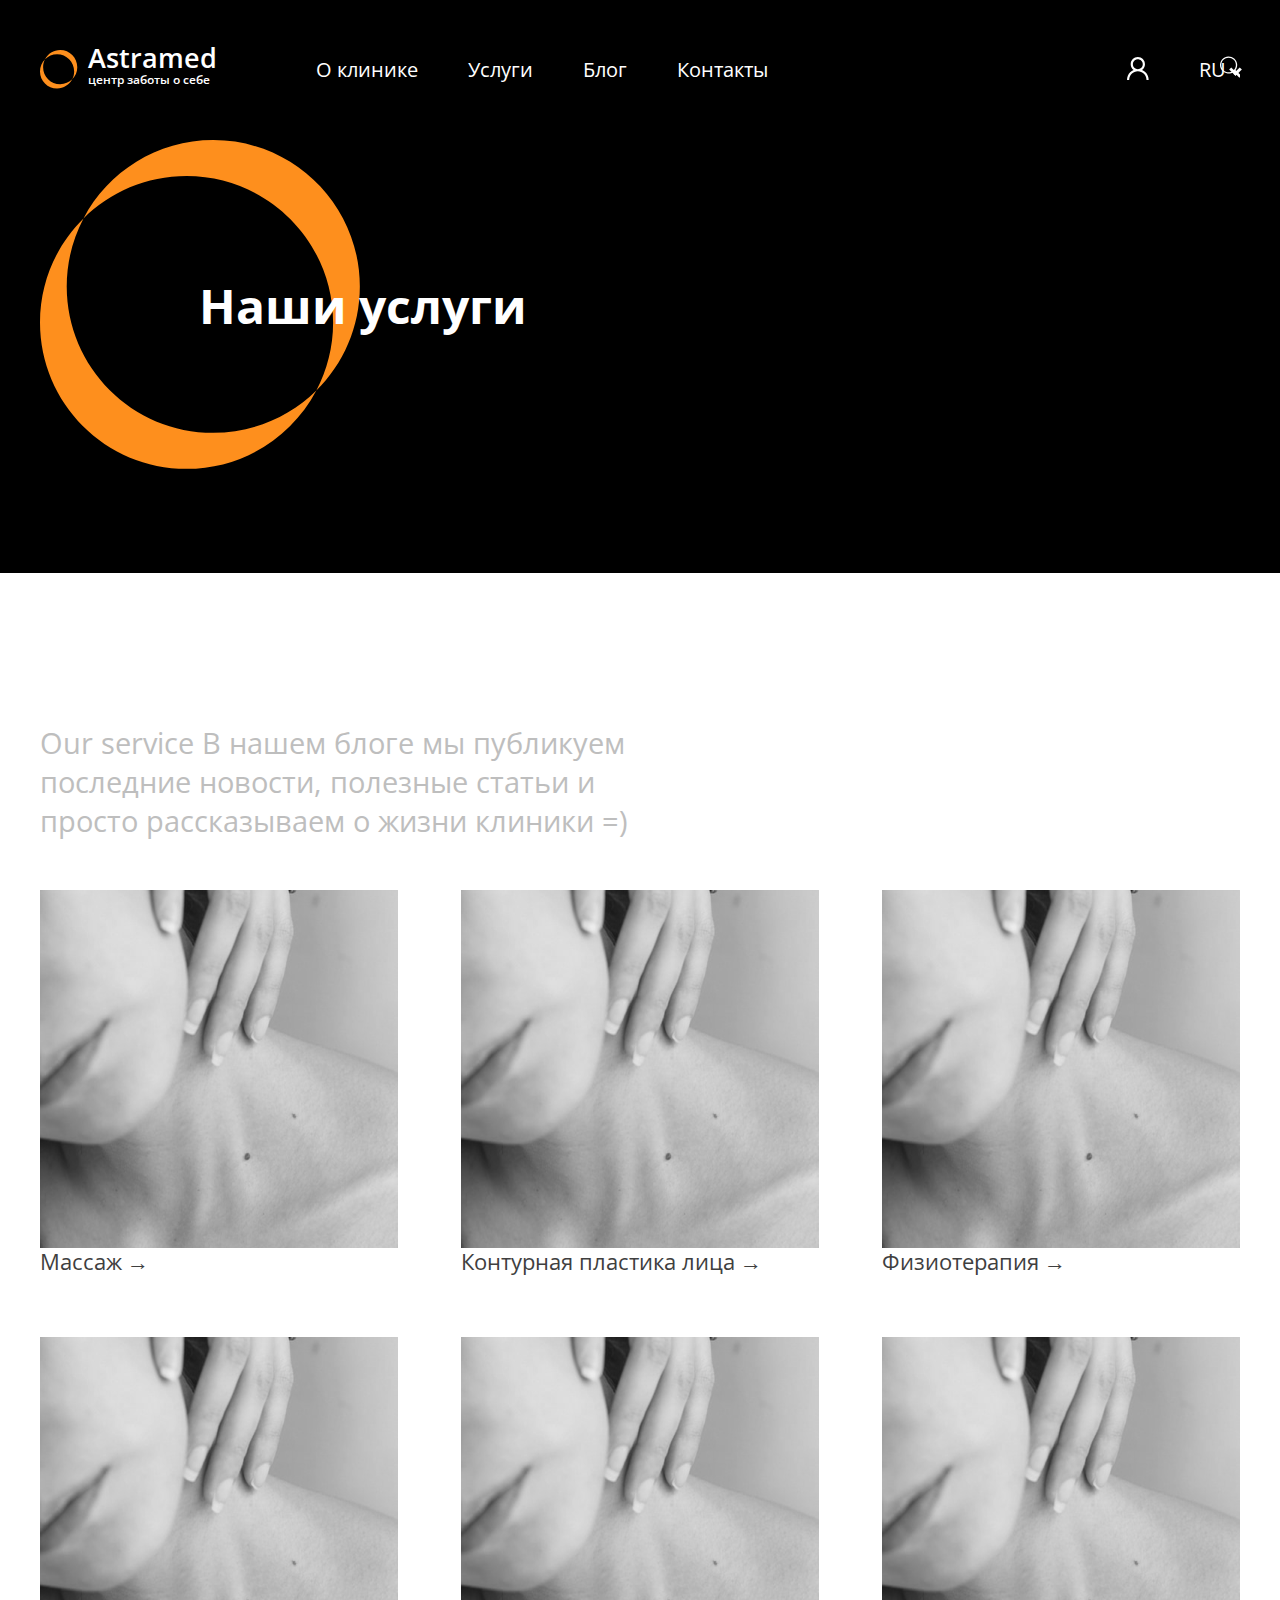
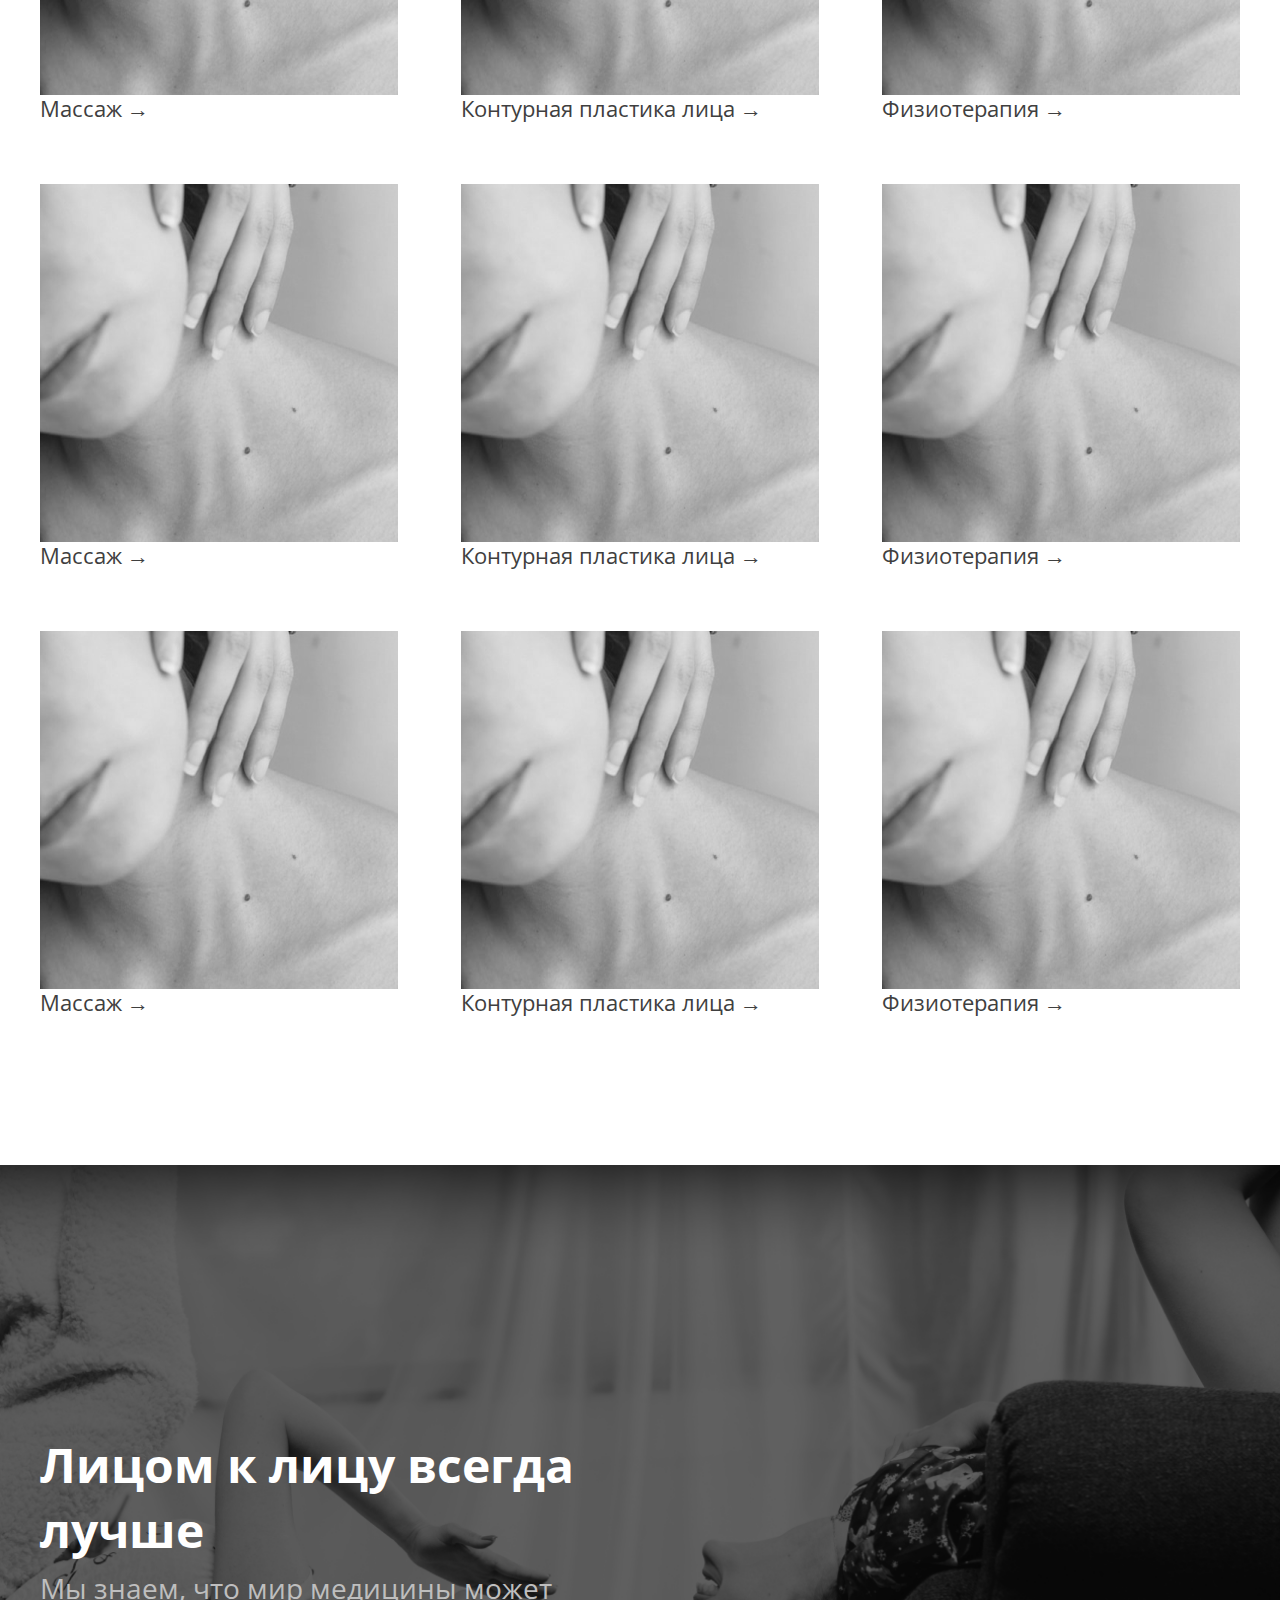
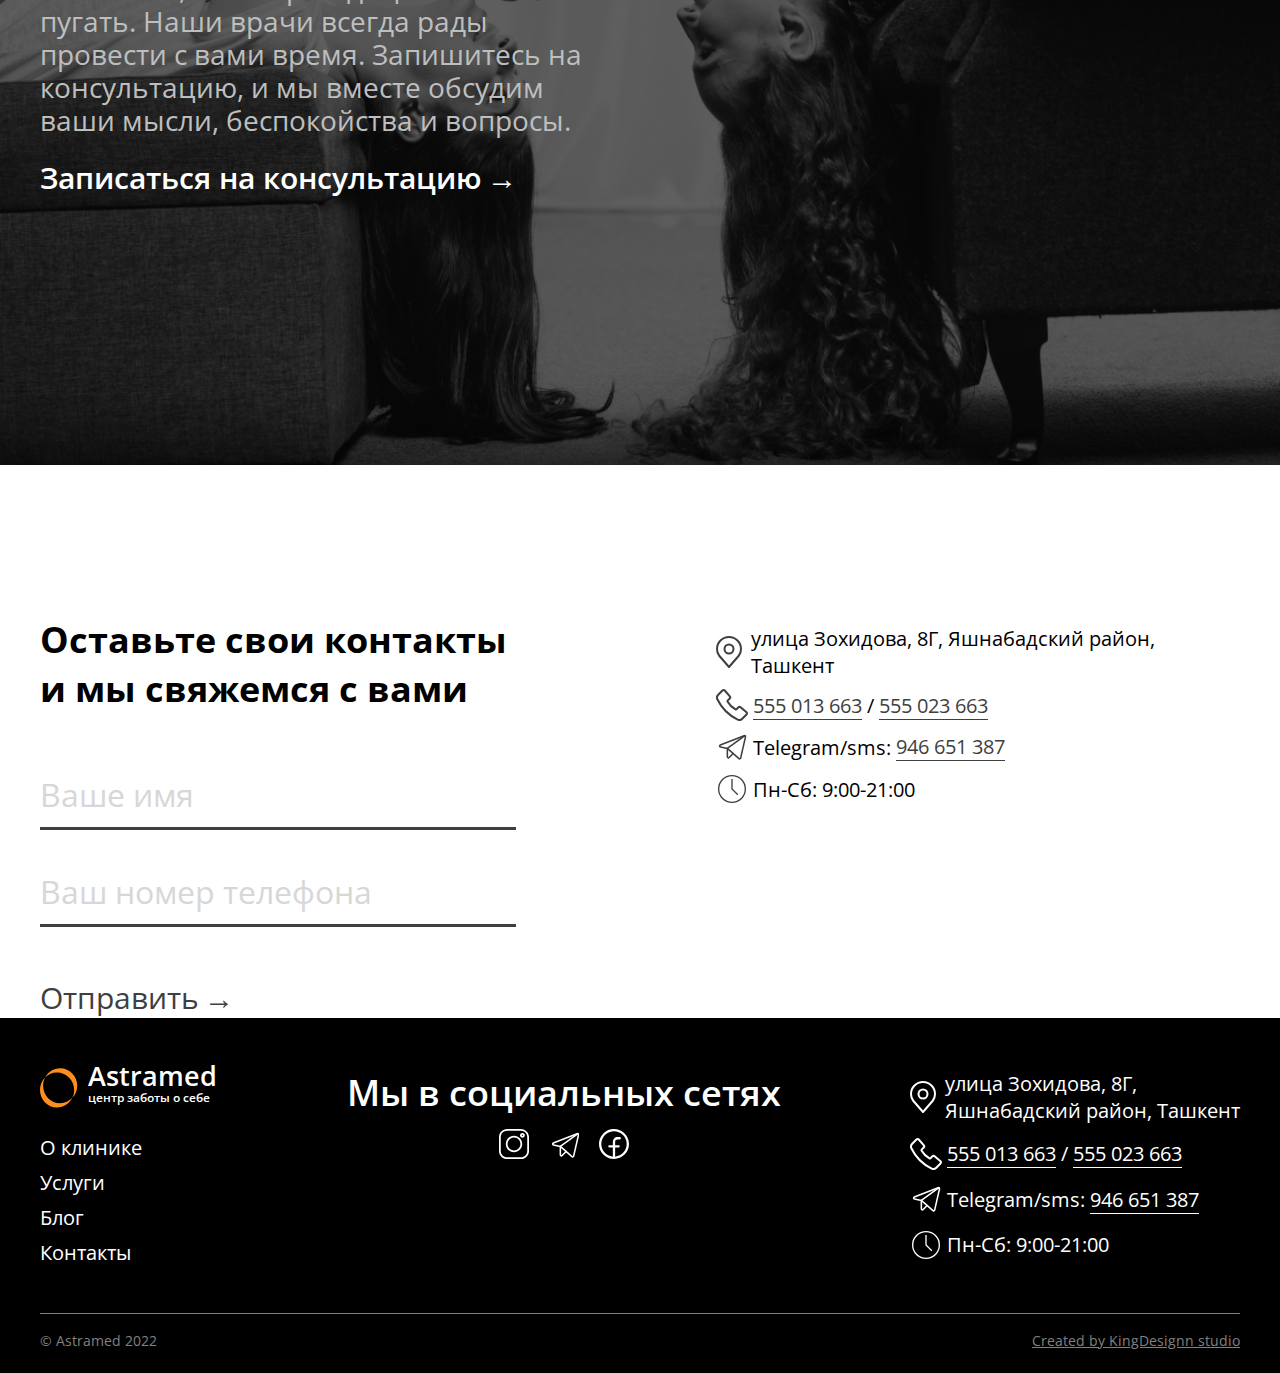
<file: services.html>
<!DOCTYPE html>
<html lang="ru">
<head>
    <meta charset="UTF-8">
    <meta http-equiv="X-UA-Compatible" content="IE=edge">
    <meta name="viewport" content="width=device-width, initial-scale=1.0">
    <title>Astramed Clinic</title>

    <link rel="stylesheet" href="https://unpkg.com/swiper/swiper-bundle.min.css"/>
    <link rel="stylesheet" href="https://cdnjs.cloudflare.com/ajax/libs/animate.css/4.1.1/animate.min.css"/>
    <link rel="stylesheet" href="css/reset.css">
    <link rel="stylesheet" href="css/main.css">
    <link rel="stylesheet" href="css/adaptive.css">
    <link rel="shortcut icon" href="img/logo.svg">
</head>
<body class="body">
    <header class="header header-half">
        <div class="header__container container">
            <nav class="header__nav">
                <a href="/" class="header__logo logo">
                    <img src="img/logo.svg" alt="Astramed" class="logo__img img">
                    <p class="logo__text">Astramed <br> <span>центр заботы о себе</span></p>
                </a>
                <div class="header__body">
                    <ul class="menu__list" id="menu__list">
                        <li class="menu__item">
                            <a href="about.html" class="header__link">О клинике</a>
                        </li>
                        <li class="menu__item">
                            <a href="services.html" class="header__link">Услуги</a>
                        </li>
                        <li class="menu__item">
                            <a href="blog.html" class="header__link">Блог</a>
                        </li>
                        <li class="menu__item">
                            <a href="contacts.html" class="header__link">Контакты</a>
                        </li>
                    </ul>
                    <ul class="menu__icons">
                        <li class="menu__icon menu__icon-search">
                            <div class="search">
                                <svg class="search__icon svg">
                                    <use xlink:href="#search"></use>
                                </svg>
                                <div class="search__input">
                                    <input type="text" placeholder="Поиск..." id="mysearch">
                                </div>
                            </div>
                        </li>
                        <li class="menu__icon menu__profile">
                            <a href="profile.html" class="profile">
                                <svg class="profile__icon svg">
                                    <use xlink:href="#profile"></use>
                                </svg>
                            </a>
                        </li>
                        <li class="menu__icon">
                            <a href="" class="language">RU</a>
                        </li>
                    </ul>
                </div>
                <div class="menu__burger">
                    <span></span>
                </div>
            </nav>
            <div class="header__title aboutHeader__title">
                <img src="img/logo.svg" alt="Astramed" class="halfheader__img img">
                <h1 class="title__text animate__animated animate__fadeInRight animate__slow wow">Наши услуги</h1>
            </div>
        </div>
    </header>

    <section class="blog blog-white marbot-150">
        <div class="blog__container container">
            <div class="blog__text">
                <p class="blog__subtitle animate__animated animate__fadeInLeft animate__slow wow">Our service В нашем блоге мы публикуем последние новости, полезные статьи и просто рассказываем о жизни клиники =)</p>
            </div>
            <div class="blog__list">
                <div class="blog__item animate__animated animate__fadeInUp animate__slow wow">
                    <a href="procedure.html" class="service__img">
                        <img src="img/service/massage.png" alt="service" class="img">
                    </a>
                    <a href="procedure.html" class="service__link link">Массаж</a>
                </div>
                <div class="blog__item animate__animated animate__fadeInUp animate__slow wow">
                    <a href="procedure.html" class="service__img">
                        <img src="img/service/massage.png" alt="service" class="img">
                    </a>
                    <a href="procedure.html" class="service__link link">Контурная пластика лица</a>
                </div>
                <div class="blog__item animate__animated animate__fadeInUp animate__slow wow">
                    <a href="procedure.html" class="service__img">
                        <img src="img/service/massage.png" alt="service" class="img">
                    </a>
                    <a href="procedure.html" class="service__link link">Физиотерапия</a>
                </div>
                <div class="blog__item animate__animated animate__fadeInUp animate__slow wow">
                    <a href="procedure.html" class="service__img">
                        <img src="img/service/massage.png" alt="service" class="img">
                    </a>
                    <a href="procedure.html" class="service__link link">Массаж</a>
                </div>
                <div class="blog__item animate__animated animate__fadeInUp animate__slow wow">
                    <a href="procedure.html" class="service__img">
                        <img src="img/service/massage.png" alt="service" class="img">
                    </a>
                    <a href="procedure.html" class="service__link link">Контурная пластика лица</a>
                </div>
                <div class="blog__item animate__animated animate__fadeInUp animate__slow wow">
                    <a href="procedure.html" class="service__img">
                        <img src="img/service/massage.png" alt="service" class="img">
                    </a>
                    <a href="procedure.html" class="service__link link">Физиотерапия</a>
                </div>
                <div class="blog__item animate__animated animate__fadeInUp animate__slow wow">
                    <a href="procedure.html" class="service__img">
                        <img src="img/service/massage.png" alt="service" class="img">
                    </a>
                    <a href="procedure.html" class="service__link link">Массаж</a>
                </div>
                <div class="blog__item animate__animated animate__fadeInUp animate__slow wow">
                    <a href="procedure.html" class="service__img">
                        <img src="img/service/massage.png" alt="service" class="img">
                    </a>
                    <a href="procedure.html" class="service__link link">Контурная пластика лица</a>
                </div>
                <div class="blog__item animate__animated animate__fadeInUp animate__slow wow">
                    <a href="procedure.html" class="service__img">
                        <img src="img/service/massage.png" alt="service" class="img">
                    </a>
                    <a href="procedure.html" class="service__link link">Физиотерапия</a>
                </div>
                <div class="blog__item animate__animated animate__fadeInUp animate__slow wow">
                    <a href="procedure.html" class="service__img">
                        <img src="img/service/massage.png" alt="service" class="img">
                    </a>
                    <a href="procedure.html" class="service__link link">Массаж</a>
                </div>
                <div class="blog__item animate__animated animate__fadeInUp animate__slow wow">
                    <a href="procedure.html" class="service__img">
                        <img src="img/service/massage.png" alt="service" class="img">
                    </a>
                    <a href="procedure.html" class="service__link link">Контурная пластика лица</a>
                </div>
                <div class="blog__item animate__animated animate__fadeInUp animate__slow wow">
                    <a href="procedure.html" class="service__img">
                        <img src="img/service/massage.png" alt="service" class="img">
                    </a>
                    <a href="procedure.html" class="service__link link">Физиотерапия</a>
                </div>
            </div>
        </div>
    </section>

    <section class="faceToFace">
        <div class="faceToFace__container container">
            <div class="faceToFace__text animate__animated animate__fadeInLeft animate__slow wow">
                <h2 class="faceToFace__title title">Лицом к лицу всегда лучше</h2>
                <p class="faceToFace__subtitle">Мы знаем, что мир медицины может пугать. Наши врачи всегда рады провести с вами время. Запишитесь на консультацию, и мы вместе обсудим ваши мысли, беспокойства и вопросы.</p>
                <a href="registration.html" class="faceToFace__link link">Записаться на консультацию</a>
            </div>
        </div>
    </section>

    <section class="contacts">
        <div class="contacts__container container">
            <div class="contacts__form form animate__animated animate__fadeInLeft animate__slow wow">
                <h3 class="form__title">Оставьте свои контакты <br> и мы свяжемся с вами</h3>
                <input type="text" class="form__input" placeholder="Ваше имя">
                <input type="text" class="form__input" placeholder="Ваш номер телефона">
                <a href="#" action="#" class="form__button link">Отправить</a>
            </div>
            <div class="contacts__map animate__animated animate__fadeInRight animate__slow wow">
                <div class="map">
                    <script type="text/javascript" charset="utf-8" async src="https://api-maps.yandex.ru/services/constructor/1.0/js/?um=constructor%3A6106813e0c623a09fa05d0f2461b66adbe20ec7c14f4051e32ecbde722440910&amp;width=100%25&amp;height=400&amp;lang=ru_RU&amp;scroll=true" alt="Map"></script>
                </div>
                <div class="map__text">
                    <div class="map__info">
                        <svg class="location__icon svg">
                            <use xlink:href="#location"></use>
                        </svg>
                        улица Зохидова, 8Г, Яшнабадский район, Ташкент
                    </div>
                    <div class="map__info">
                        <svg class="phone__icon svg">
                            <use xlink:href="#phone"></use>
                        </svg>
                        <div class="map__info-tel">
                            <a class="tel" href="tel: 555 013 663">555 013 663</a> / 
                            <a class="tel" href="tel: 555 023 663">555 023 663</a>
                        </div>
                    </div>
                    <div class="map__info">
                        <svg class="phone__icon svg">
                            <use xlink:href="#telegram"></use>
                        </svg> 
                            Telegram/sms: <a href="https://t.me/+998946651387">946 651 387</a>
                    </div>
                    <div class="map__info">
                        <svg class="phone__icon svg">
                            <use xlink:href="#time"></use>
                        </svg>
                        Пн-Сб: 9:00-21:00
                    </div>
                </div>
            </div>
        </div>
    </section>

    <footer class="footer">
        <div class="footer__container container">
            <nav class="footer__nav">
                <a href="/" class="header__logo logo header__logo-footer">
                    <img src="img/logo.svg" alt="Astramed" class="logo__img img">
                    <p class="logo__text">Astramed <br> <span>центр заботы о себе</span></p>
                </a>
                <ul class="menu__list-footer">
                    <li class="menu__item">
                        <a href="about.html">О клинике</a>
                    </li>
                    <li class="menu__item">
                        <a href="services.html">Услуги</a>
                    </li>
                    <li class="menu__item">
                        <a href="blog.html">Блог</a>
                    </li>
                    <li class="menu__item">
                        <a href="contacts.html">Контакты</a>
                    </li>
                </ul>
            </nav>
            <div class="blog__social social blog__social-footer">
                <h3 class="social__title social__title-footer">Мы в социальных сетях</h3>
                <div class="social__list social__list-footer">
                    <div class="social__item">
                        <a href="https://www.instagram.com/astramed_clinic_uzbekistan/">
                            <svg class="instagram__icon svg">
                                <use xlink:href="#instagram"></use>
                            </svg>
                        </a>
                    </div>
                    <div class="social__item">
                        <a href="https://t.me/+998946651387" class="whiteStroke">
                            <svg class="instagram__icon svg">
                                <use xlink:href="#telegram"></use>
                            </svg> 
                        </a>
                    </div>
                    <div class="social__item">
                        <a href="https://www.facebook.com/astramedclinic2021/">
                            <svg class="instagram__icon svg">
                                <use xlink:href="#facebook"></use>
                            </svg>
                        </a>
                    </div>
                </div>
            </div>
            <div class="map__text footer__text">
                <div class="map__info map__info-footer">
                    <svg class="location__icon svg location__icon-footer">
                        <use xlink:href="#location"></use>
                    </svg>
                    улица Зохидова, 8Г, <br> Яшнабадский район, Ташкент</div>
                <div class="map__info map__info-footer">
                    <svg class="phone__icon svg phone__icon-footer">
                        <use xlink:href="#phone"></use>
                    </svg>
                    <div class="map__info_footer menu__item colorWhite">
                        <a href="tel: 555 013 663">555 013 663</a> / 
                        <a href="tel: 555 023 663">555 023 663</a>
                    </div>
                </div>
                <div class="map__info map__info-footer">
                    <svg class="phone__icon svg phone__icon-footer">
                        <use xlink:href="#telegram"></use>
                    </svg>
                    <div class="map__info_footer menu__item colorWhite">
                        Telegram/sms: <a href="https://t.me/+998946651387">946 651 387</a>
                    </div>
                </div>
                <div class="map__info map__info-footer">
                    <svg class="phone__icon svg phone__icon-footer">
                        <use xlink:href="#time"></use>
                    </svg>
                    Пн-Сб: 9:00-21:00
                </div>
            </div>
        </div>
        <div class="footer__copyright">
            <div class="copyrighy__container container">
                <p class="copyrighy__asyramed">© Astramed 2022</p>
                <a href="https://kingdesignn.ru/" class="created__kingdesignn">Created by KingDesignn studio</a>
            </div>
        </div>
    </footer>


    <!-- Иконки -->
    <svg display="none">
        <symbol width="22" height="22" id="search" viewBox="0 0 26 25">
            <path d="M18.3502 16.1613C19.8633 14.0965 20.541 11.5366 20.2477 8.99358C19.9544 6.4506 18.7118 4.11212 16.7684 2.446C14.825 0.779875 12.3242 -0.0910236 9.76622 0.00753841C7.20828 0.1061 4.78187 1.16685 2.97244 2.97758C1.16301 4.78831 0.103993 7.21547 0.00726096 9.77348C-0.0894706 12.3315 0.783217 14.8317 2.45073 16.7739C4.11824 18.7161 6.45761 19.9571 9.0008 20.2485C11.544 20.54 14.1035 19.8605 16.1671 18.3459H16.1656C16.2125 18.4084 16.2625 18.4678 16.3187 18.5256L22.335 24.5418C22.628 24.835 23.0255 24.9999 23.44 25C23.8545 25.0001 24.2521 24.8356 24.5453 24.5426C24.8386 24.2496 25.0034 23.8521 25.0035 23.4376C25.0037 23.023 24.8391 22.6254 24.5461 22.3322L18.5299 16.316C18.474 16.2594 18.4139 16.2072 18.3502 16.1597V16.1613ZM18.7533 10.1544C18.7533 11.2831 18.531 12.4007 18.0991 13.4434C17.6672 14.4862 17.0341 15.4336 16.236 16.2317C15.4379 17.0298 14.4905 17.6629 13.4477 18.0948C12.405 18.5267 11.2874 18.749 10.1587 18.749C9.03004 18.749 7.91243 18.5267 6.86968 18.0948C5.82693 17.6629 4.87946 17.0298 4.08138 16.2317C3.28329 15.4336 2.65021 14.4862 2.21829 13.4434C1.78637 12.4007 1.56406 11.2831 1.56406 10.1544C1.56406 7.87496 2.46957 5.68888 4.08138 4.07708C5.69318 2.46527 7.87926 1.55977 10.1587 1.55977C12.4381 1.55977 14.6242 2.46527 16.236 4.07708C17.8478 5.68888 18.7533 7.87496 18.7533 10.1544Z"/>
        </symbol>
        <symbol width="22" height="23" viewBox="0 0 24 25" id="profile">
            <path d="M22.6951 20.402C22.1026 18.9987 21.2429 17.7239 20.1637 16.6489C19.0878 15.5707 17.8133 14.7111 16.4105 14.1175C16.398 14.1112 16.3854 14.108 16.3728 14.1018C18.3295 12.6884 19.6015 10.3863 19.6015 7.78894C19.6015 3.48618 16.1153 0 11.8125 0C7.50978 0 4.0236 3.48618 4.0236 7.78894C4.0236 10.3863 5.29558 12.6884 7.25224 14.1049C7.23968 14.1112 7.22712 14.1143 7.21455 14.1206C5.80752 14.7142 4.54495 15.5653 3.46141 16.652C2.38324 17.7279 1.52361 19.0024 0.930004 20.4052C0.346845 21.7784 0.0323342 23.2508 0.00349651 24.7425C0.00265824 24.776 0.00853772 24.8093 0.0207887 24.8405C0.0330396 24.8718 0.0514141 24.9002 0.0748294 24.9242C0.0982447 24.9482 0.126227 24.9673 0.157128 24.9803C0.188028 24.9933 0.221222 25 0.254753 25H2.13917C2.27737 25 2.38729 24.8901 2.39043 24.755C2.45325 22.3304 3.42686 20.0597 5.14797 18.3386C6.92875 16.5578 9.2937 15.5779 11.8125 15.5779C14.3314 15.5779 16.6963 16.5578 18.4771 18.3386C20.1982 20.0597 21.1718 22.3304 21.2347 24.755C21.2378 24.8932 21.3477 25 21.4859 25H23.3703C23.4039 25 23.4371 24.9933 23.468 24.9803C23.4989 24.9673 23.5268 24.9482 23.5503 24.9242C23.5737 24.9002 23.592 24.8718 23.6043 24.8405C23.6165 24.8093 23.6224 24.776 23.6216 24.7425C23.5902 23.2412 23.2793 21.7808 22.6951 20.402ZM11.8125 13.191C10.371 13.191 9.01418 12.6288 7.99345 11.608C6.97272 10.5873 6.41053 9.23053 6.41053 7.78894C6.41053 6.34736 6.97272 4.99058 7.99345 3.96985C9.01418 2.94912 10.371 2.38693 11.8125 2.38693C13.2541 2.38693 14.6109 2.94912 15.6316 3.96985C16.6524 4.99058 17.2146 6.34736 17.2146 7.78894C17.2146 9.23053 16.6524 10.5873 15.6316 11.608C14.6109 12.6288 13.2541 13.191 11.8125 13.191Z" fill="white"/>
        </symbol>
        <symbol width="30" height="30" viewBox="0 0 30 30" id="instagram">
            <path d="M21.8792 0H8.12071C3.64288 0 0 3.64288 0 8.12071V21.8795C0 26.3571 3.64288 29.9999 8.12071 29.9999H21.8795C26.3571 29.9999 29.9999 26.3571 29.9999 21.8795V8.12071C29.9999 3.64288 26.3571 0 21.8792 0V0ZM28.2412 21.8795C28.2412 25.3873 25.3873 28.2412 21.8792 28.2412H8.12071C4.61265 28.2412 1.75872 25.3873 1.75872 21.8795V8.12071C1.75872 4.61265 4.61265 1.75872 8.12071 1.75872H21.8795C25.3873 1.75872 28.2412 4.61265 28.2412 8.12071V21.8795Z"/>
            <path d="M15 6.79688C10.4768 6.79688 6.79712 10.4766 6.79712 14.9998C6.79712 19.5229 10.4768 23.2026 15 23.2026C19.5232 23.2026 23.2029 19.5229 23.2029 14.9998C23.2029 10.4766 19.5232 6.79688 15 6.79688ZM15 21.4439C11.4468 21.4439 8.55584 18.5531 8.55584 14.9998C8.55584 11.4466 11.4468 8.5556 15 8.5556C18.5534 8.5556 21.4442 11.4466 21.4442 14.9998C21.4442 18.5531 18.5534 21.4439 15 21.4439Z"/>
            <path d="M23.399 3.88379C22.0623 3.88379 20.9751 4.9712 20.9751 6.30764C20.9751 7.64431 22.0623 8.73173 23.399 8.73173C24.7356 8.73173 25.823 7.64431 25.823 6.30764C25.823 4.97098 24.7356 3.88379 23.399 3.88379ZM23.399 6.97277C23.0323 6.97277 22.7338 6.67431 22.7338 6.30764C22.7338 5.94075 23.0323 5.64251 23.399 5.64251C23.7658 5.64251 24.0643 5.94075 24.0643 6.30764C24.0643 6.67431 23.7658 6.97277 23.399 6.97277Z"/>
        </symbol>
        <symbol width="30" height="30" viewBox="0 0 30 30" id="facebook">
            <path d="M30 15C30 12.0333 29.1203 9.13319 27.472 6.66645C25.8238 4.19971 23.4811 2.27713 20.7403 1.14181C17.9994 0.00649927 14.9834 -0.290551 12.0736 0.288227C9.16393 0.867006 6.49119 2.29562 4.3934 4.3934C2.29562 6.49119 0.867006 9.16393 0.288227 12.0736C-0.290551 14.9834 0.00649927 17.9994 1.14181 20.7403C2.27713 23.4811 4.19971 25.8238 6.66645 27.472C9.13319 29.1203 12.0333 30 15 30C18.9771 29.9962 22.7902 28.4146 25.6024 25.6024C28.4146 22.7902 29.9962 18.9771 30 15ZM16.1538 27.6346V18.4615H19.6154C19.9214 18.4615 20.2149 18.34 20.4313 18.1236C20.6477 17.9072 20.7692 17.6137 20.7692 17.3077C20.7692 17.0017 20.6477 16.7082 20.4313 16.4918C20.2149 16.2754 19.9214 16.1538 19.6154 16.1538H16.1538V12.6923C16.1538 12.0803 16.397 11.4933 16.8298 11.0605C17.2625 10.6278 17.8495 10.3846 18.4615 10.3846H20.7692C21.0753 10.3846 21.3687 10.2631 21.5851 10.0467C21.8015 9.83028 21.9231 9.53679 21.9231 9.23077C21.9231 8.92476 21.8015 8.63127 21.5851 8.41488C21.3687 8.19849 21.0753 8.07693 20.7692 8.07693H18.4615C17.2386 8.08073 16.0669 8.56822 15.2022 9.43294C14.3374 10.2977 13.85 11.4694 13.8462 12.6923V16.1538H10.3846C10.0786 16.1538 9.78512 16.2754 9.56873 16.4918C9.35234 16.7082 9.23077 17.0017 9.23077 17.3077C9.23077 17.6137 9.35234 17.9072 9.56873 18.1236C9.78512 18.34 10.0786 18.4615 10.3846 18.4615H13.8462V27.6346C10.5935 27.3377 7.58043 25.7982 5.43381 23.3365C3.28719 20.8747 2.17223 17.6802 2.32084 14.4173C2.46946 11.1545 3.87022 8.07455 6.23175 5.81814C8.59328 3.56173 11.7338 2.30256 15 2.30256C18.2662 2.30256 21.4067 3.56173 23.7683 5.81814C26.1298 8.07455 27.5305 11.1545 27.6792 14.4173C27.8278 17.6802 26.7128 20.8747 24.5662 23.3365C22.4196 25.7982 19.4065 27.3377 16.1538 27.6346Z" fill="white"/>
        </symbol>
        <symbol width="26" height="32" viewBox="0 0 26 32" id="location" fill="none">
            <path d="M13 17.5C15.4853 17.5 17.5 15.4853 17.5 13C17.5 10.5147 15.4853 8.5 13 8.5C10.5147 8.5 8.5 10.5147 8.5 13C8.5 15.4853 10.5147 17.5 13 17.5Z" stroke-width="2" stroke-linecap="round" stroke-linejoin="round"/>
            <path d="M13 1C9.8174 1 6.76516 2.26428 4.51472 4.51472C2.26428 6.76516 1 9.8174 1 13C1 15.838 1.603 17.695 3.25 19.75L13 31L22.75 19.75C24.397 17.695 25 15.838 25 13C25 9.8174 23.7357 6.76516 21.4853 4.51472C19.2348 2.26428 16.1826 1 13 1V1Z" stroke-width="2" stroke-linecap="round" stroke-linejoin="round"/>
        </symbol>
        <symbol width="32" height="32" viewBox="0 0 32 32" id="phone" fill="none">
            <path d="M13.8306 7.36113L8.75638 1.50398C8.17142 0.82902 7.09898 0.83202 6.41952 1.51298L2.24677 5.69323C1.00485 6.93665 0.649369 8.78304 1.36783 10.2635C5.66 19.1504 12.8272 26.3276 21.7081 30.6322C23.187 31.3507 25.0319 30.9952 26.2738 29.7518L30.4856 25.5325C31.168 24.8501 31.1695 23.7716 30.4886 23.1867L24.6089 18.1395C23.994 17.6115 23.0385 17.6805 22.4221 18.2985L20.3762 20.3473C20.2715 20.4571 20.1336 20.5295 19.9837 20.5533C19.8339 20.5772 19.6804 20.5512 19.5467 20.4793C16.2026 18.5536 13.4286 15.776 11.5072 12.4293C11.4353 12.2955 11.4092 12.1417 11.4331 11.9916C11.4569 11.8415 11.5293 11.7034 11.6392 11.5984L13.6791 9.557C14.2971 8.93603 14.3645 7.97609 13.8306 7.35963V7.36113Z" stroke-width="2" stroke-linecap="round" stroke-linejoin="round"/>
        </symbol>
        <symbol id="time" width="32px" height="32px" viewBox="0 0 24 24" aria-labelledby="timeIconTitle" stroke-width="1" stroke-linecap="square" stroke-linejoin="miter" fill="none" color="#000000"><circle cx="12" cy="12" r="10"/> <polyline points="12 5 12 12 16 16"/>
        </symbol>
        <symbol id="telegram" width="32px" height="32px" viewBox="0 0 248 248" fill="none">
            <path d="M88,134.9,177.9,214a8,8,0,0,0,13.1-4.2L228.6,45.6a8,8,0,0,0-10.7-9.2L33.3,108.9c-7.4,2.9-6.4,13.7,1.4,15.3Z" stroke-linecap="round" stroke-linejoin="round" stroke-width="12"/>
            <line x1="88" y1="134.9" x2="224.1" y2="36.6" stroke-linecap="round" stroke-linejoin="round" stroke-width="12"/>
            <path d="M132.9,174.4l-31.2,31.2A8,8,0,0,1,88,200V134.9" stroke-linecap="round" stroke-linejoin="round" stroke-width="12"/>
        </symbol>
    </svg>

    <script src="https://unpkg.com/swiper/swiper-bundle.min.js"></script>
    <script src="https://cdnjs.cloudflare.com/ajax/libs/wow/1.1.2/wow.min.js" integrity="sha512-Eak/29OTpb36LLo2r47IpVzPBLXnAMPAVypbSZiZ4Qkf8p/7S/XRG5xp7OKWPPYfJT6metI+IORkR5G8F900+g==" crossorigin="anonymous" referrerpolicy="no-referrer"></script>
    <script> new WOW().init(); </script>
    <script src="js/script.js"></script>
</body>
</html>
</file>
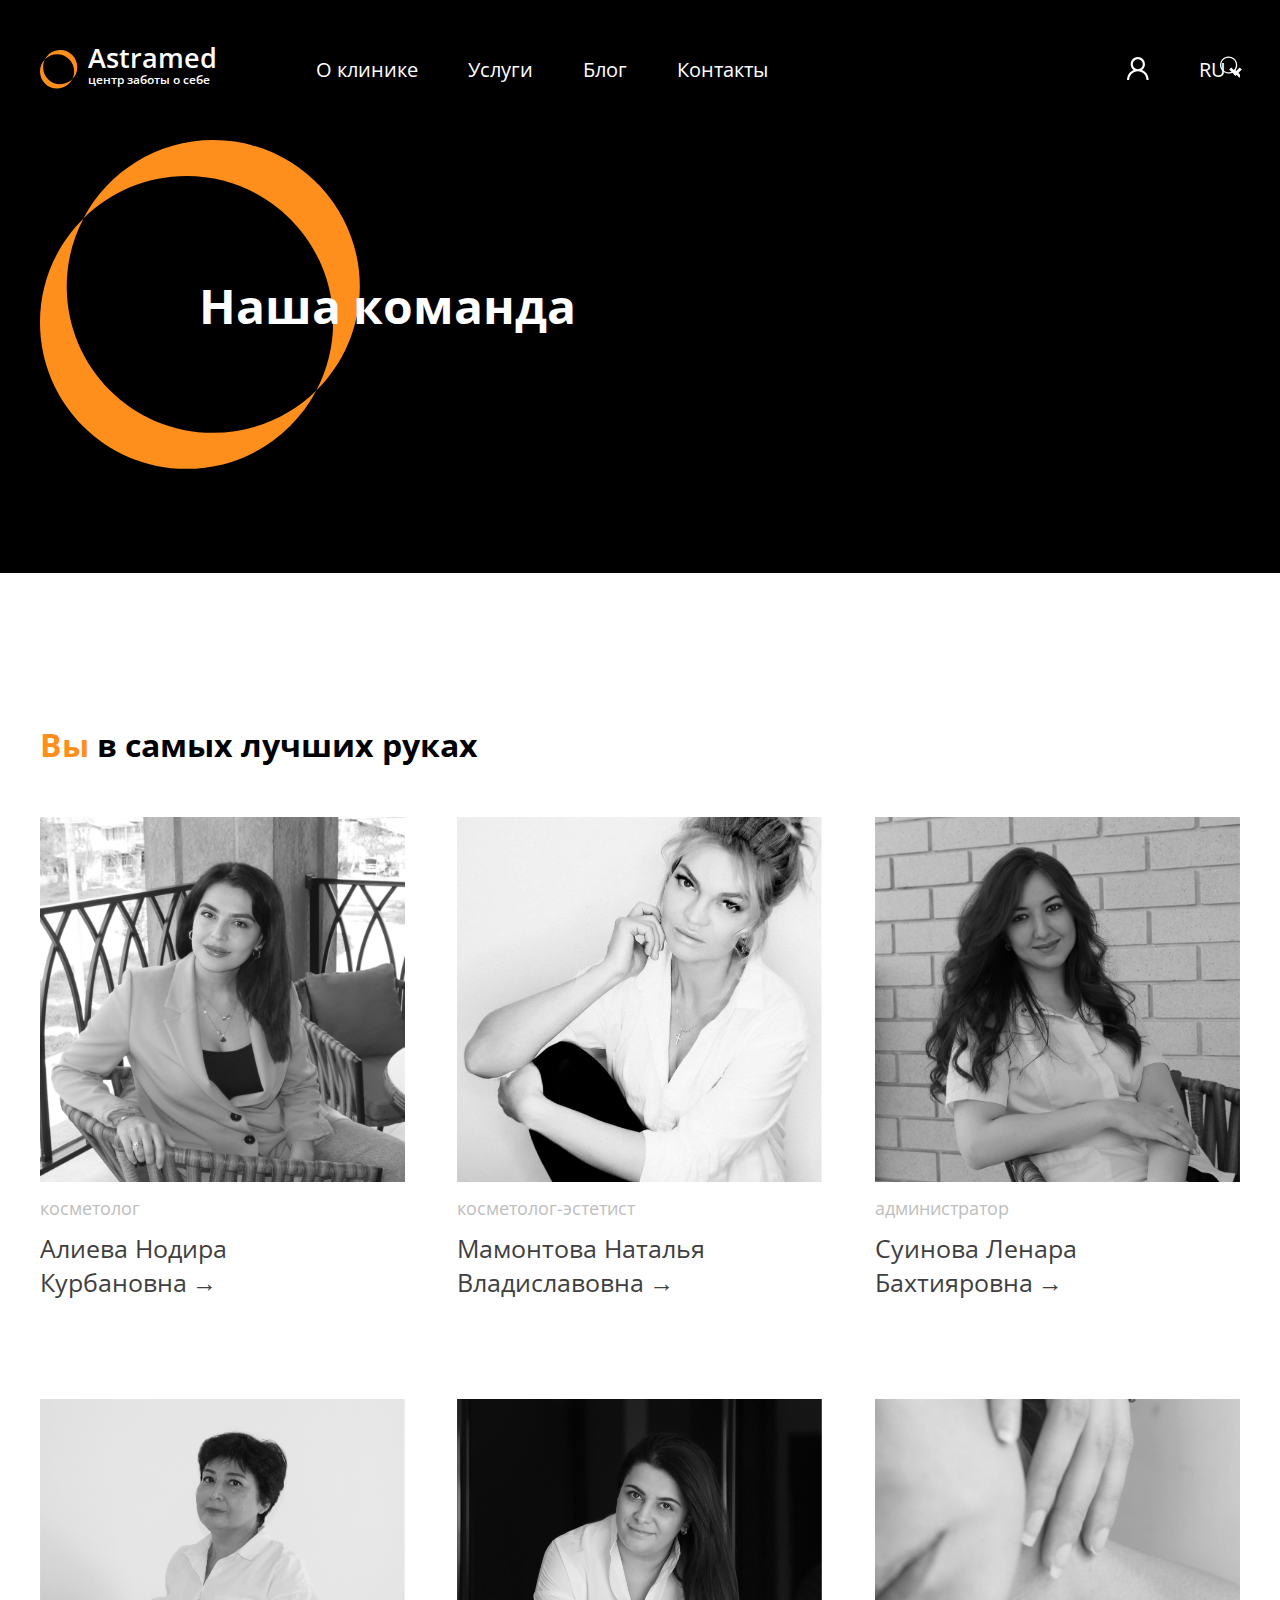
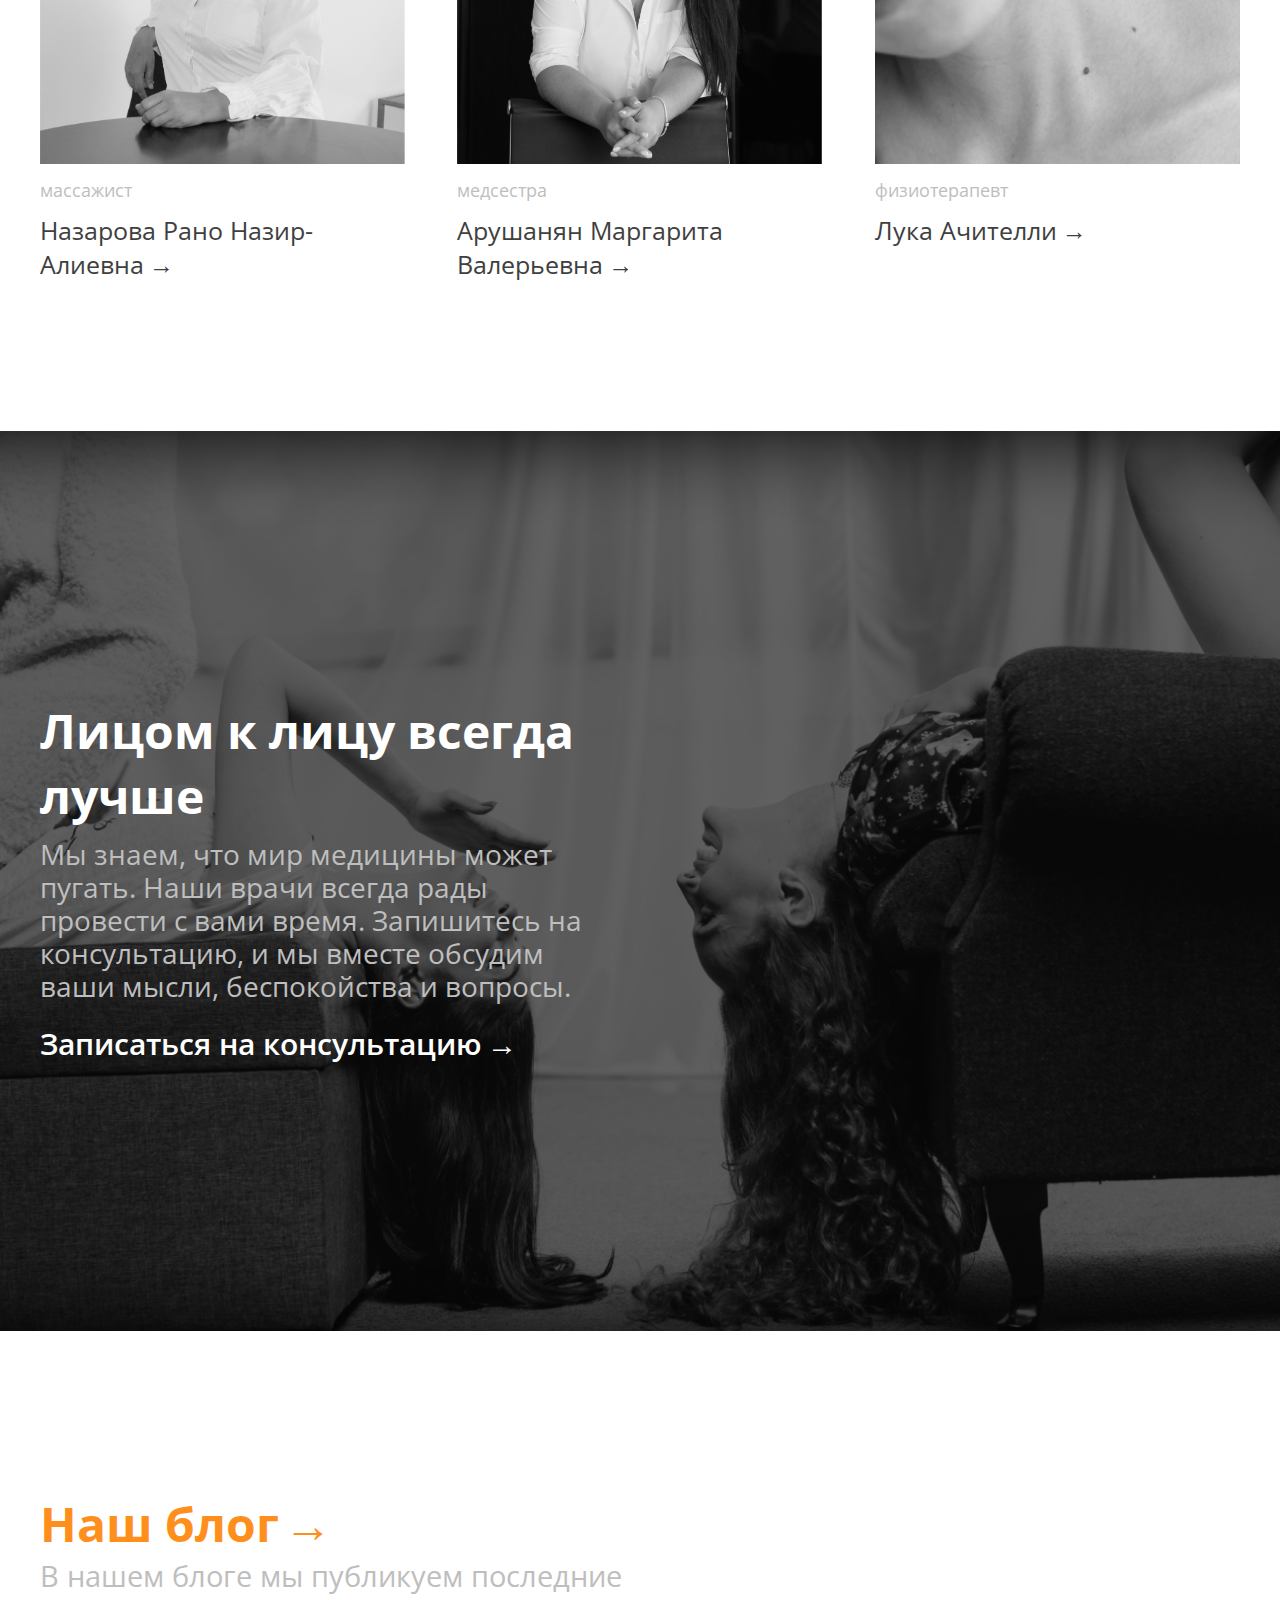
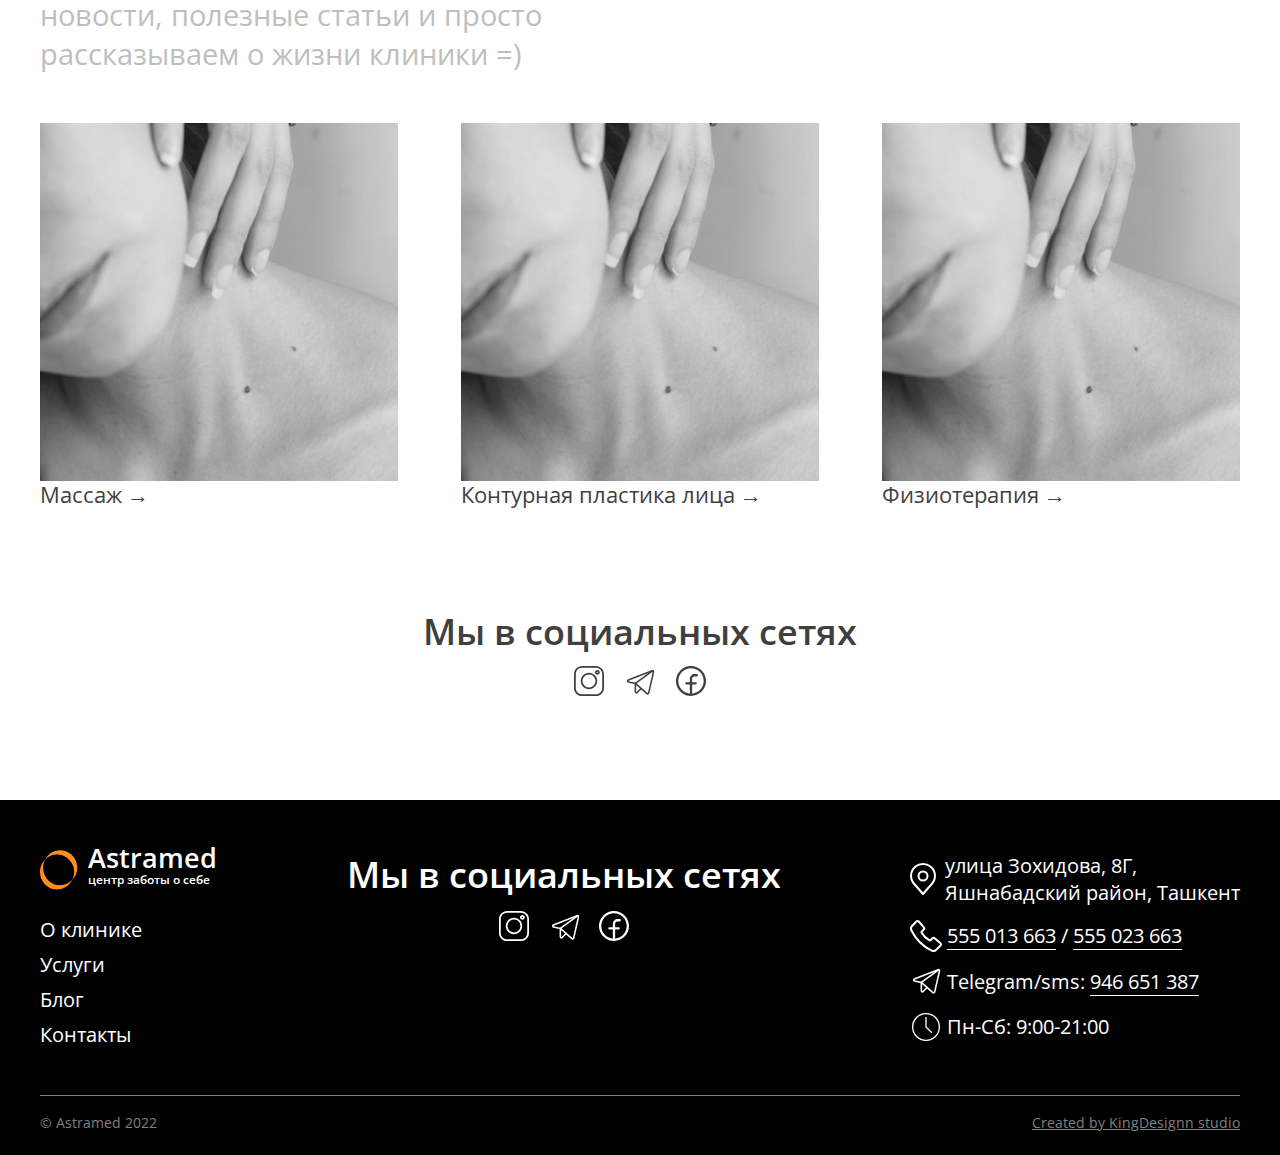
<file: team.html>
<!DOCTYPE html>
<html lang="en">
<head>
    <meta charset="UTF-8">
    <meta http-equiv="X-UA-Compatible" content="IE=edge">
    <meta name="viewport" content="width=device-width, initial-scale=1.0">
    <title>Astramed Clinic</title>

    <link rel="stylesheet" href="https://unpkg.com/swiper/swiper-bundle.min.css"/>
    <link rel="stylesheet" href="https://cdnjs.cloudflare.com/ajax/libs/animate.css/4.1.1/animate.min.css"/>
    <link rel="stylesheet" href="css/reset.css">
    <link rel="stylesheet" href="css/main.css">
    <link rel="stylesheet" href="css/adaptive.css">
    <link rel="shortcut icon" href="img/logo.svg">
</head>
<body class="body">
    <header class="header header-half">
        <div class="header__container container">
            <nav class="header__nav">
                <a href="/" class="header__logo logo">
                    <img src="img/logo.svg" alt="Astramed" class="logo__img img">
                    <p class="logo__text">Astramed <br> <span>центр заботы о себе</span></p>
                </a>
                <div class="header__body">
                    <ul class="menu__list" id="menu__list">
                        <li class="menu__item">
                            <a href="about.html" class="header__link">О клинике</a>
                        </li>
                        <li class="menu__item">
                            <a href="services.html" class="header__link">Услуги</a>
                        </li>
                        <li class="menu__item">
                            <a href="blog.html" class="header__link">Блог</a>
                        </li>
                        <li class="menu__item">
                            <a href="contacts.html" class="header__link">Контакты</a>
                        </li>
                    </ul>
                    <ul class="menu__icons">
                        <li class="menu__icon menu__icon-search">
                            <div class="search">
                                <svg class="search__icon svg">
                                    <use xlink:href="#search"></use>
                                </svg>
                                <div class="search__input">
                                    <input type="text" placeholder="Поиск..." id="mysearch">
                                </div>
                            </div>
                        </li>
                        <li class="menu__icon menu__profile">
                            <a href="profile.html" class="profile">
                                <svg class="profile__icon svg">
                                    <use xlink:href="#profile"></use>
                                </svg>
                            </a>
                        </li>
                        <li class="menu__icon">
                            <a href="" class="language">RU</a>
                        </li>
                    </ul>
                </div>
                <div class="menu__burger">
                    <span></span>
                </div>
            </nav>
            <div class="header__title aboutHeader__title">
                <img src="img/logo.svg" alt="Astramed" class="halfheader__img img">
                <h1 class="title__text animate__animated animate__fadeInRight animate__slow wow">Наша команда</h1>
            </div>
        </div>
        </header>

        <section class="blog-white marbot-150">
            <div class="blog__container container">
                <div class="blog__text">
                    <p class="team__text"><span>Вы</span> в самых лучших руках</p>
                </div>
                <div class="blog__list team__list">
                    <div class="blog__item team__item animate__animated animate__fadeInUp animate__slow wow">
                        <a href="member.html" class="service__img team__list-img">
                            <img src="img/team/1.jpg" alt="service" class="img">
                        </a> <br>
                        <span>косметолог</span>
                        <a href="member.html" class="team__link link">Алиева Нодира Курбановна</a>
                    </div>
                    <div class="blog__item team__item animate__animated animate__fadeInUp animate__slow wow">
                        <a href="member.html" class="service__img team__list-img">
                            <img src="img/team/2.jpg" alt="service" class="img">
                        </a> <br>
                        <span>косметолог-эстетист</span>
                        <a href="member.html" class="team__link link">Мамонтова Наталья Владиславовна</a>
                    </div>
                    <div class="blog__item team__item animate__animated animate__fadeInUp animate__slow wow">
                        <a href="member.html" class="service__img team__list-img">
                            <img src="img/team/3.jpg" alt="service" class="img">
                        </a> <br>
                        <span>администратор</span>
                        <a href="member.html" class="team__link link">Суинова Ленара Бахтияровна</a>
                    </div>
                    <div class="blog__item team__item animate__animated animate__fadeInUp animate__slow wow">
                        <a href="member.html" class="service__img team__list-img">
                            <img src="img/team/4.jpg" alt="service" class="img">
                        </a> <br>
                        <span>массажист</span>
                        <a href="member.html" class="team__link link">Назарова Рано Назир-Алиевна</a>
                    </div>
                    <div class="blog__item team__item animate__animated animate__fadeInUp animate__slow wow">
                        <a href="member.html" class="service__img team__list-img">
                            <img src="img/team/5.jpg" alt="service" class="img">
                        </a> <br>
                        <span>медсестра</span>
                        <a href="member.html" class="team__link link">Арушанян Маргарита Валерьевна</a>
                    </div>
                    <div class="blog__item team__item animate__animated animate__fadeInUp animate__slow wow">
                        <a href="member.html" class="service__img team__list-img">
                            <img src="img/service/massage.png" alt="service" class="img">
                        </a> <br>
                        <span>физиотерапевт</span>
                        <a href="member.html" class="team__link link">Лука Ачителли</a>
                    </div>
                    
                </div>
            </div>
        </section>


        <section class="faceToFace">
            <div class="faceToFace__container container">
                <div class="faceToFace__text animate__animated animate__fadeInLeft animate__slow wow">
                    <h2 class="faceToFace__title title">Лицом к лицу всегда лучше</h2>
                    <p class="faceToFace__subtitle">Мы знаем, что мир медицины может пугать. Наши врачи всегда рады провести с вами время. Запишитесь на консультацию, и мы вместе обсудим ваши мысли, беспокойства и вопросы.</p>
                    <a href="registration.html" class="faceToFace__link link">Записаться на консультацию</a>
                </div>
            </div>
        </section>

        <section class="blog blog-white marbot-100">
            <div class="blog__container container">
                <div class="blog__text AboutBlog__text animate__animated animate__fadeInLeft animate__slow wow">
                    <a href="blog.html" class="blog__title link">Наш блог</a>
                    <p class="blog__subtitle">В нашем блоге мы публикуем последние новости, полезные статьи и просто рассказываем о жизни клиники =)</p>
                </div>
                <div class="blog__list marbot-100 animate__animated animate__fadeInUp animate__slow wow">
                    <div class="blog__item">
                        <a href="post.html" class="service__img">
                            <img src="img/service/massage.png" alt="service" class="img">
                        </a>
                        <a href="post.html" class="service__link link">Массаж</a>
                    </div>
                    <div class="blog__item">
                        <a href="post.html" class="service__img">
                            <img src="img/service/massage.png" alt="service" class="img">
                        </a>
                        <a href="post.html" class="service__link link">Контурная пластика лица</a>
                    </div>
                    <div class="blog__item">
                        <a href="post.html" class="service__img">
                            <img src="img/service/massage.png" alt="service" class="img">
                        </a>
                        <a href="post.html" class="service__link link">Физиотерапия</a>
                    </div>
                </div>

                <div class="blog__social social blog__social-noPadding">
                    <h3 class="social__title darkGrey">Мы в социальных сетях</h3>
                    <div class="social__list">
                        <div class="social__item">
                            <a href="https://www.instagram.com/astramed_clinic_uzbekistan/">
                                <svg class="instagram__icon svg darkGreyFill">
                                    <use xlink:href="#instagram"></use>
                                </svg>
                            </a>
                        </div>
                        <div class="social__item">
                            <a href="https://t.me/+998946651387">
                                <svg class="phone__icon svg">
                                    <use xlink:href="#telegram"></use>
                                </svg> 
                            </a>
                        </div>
                        <div class="social__item">
                            <a href="https://www.facebook.com/astramedclinic2021/">
                                <svg class="instagram__icon svg darkGreyFill">
                                    <use xlink:href="#facebook"></use>
                                </svg>
                            </a>
                        </div>
                    </div>
                </div>
            </div>
        </section>
    

        <footer class="footer">
            <div class="footer__container container">
                <nav class="footer__nav">
                    <a href="/" class="header__logo logo header__logo-footer">
                        <img src="img/logo.svg" alt="Astramed" class="logo__img img">
                        <p class="logo__text">Astramed <br> <span>центр заботы о себе</span></p>
                    </a>
                    <ul class="menu__list-footer">
                        <li class="menu__item">
                            <a href="about.html">О клинике</a>
                        </li>
                        <li class="menu__item">
                            <a href="services.html">Услуги</a>
                        </li>
                        <li class="menu__item">
                            <a href="blog.html">Блог</a>
                        </li>
                        <li class="menu__item">
                            <a href="contacts.html">Контакты</a>
                        </li>
                    </ul>
                </nav>
                <div class="blog__social social blog__social-footer">
                    <h3 class="social__title social__title-footer">Мы в социальных сетях</h3>
                    <div class="social__list social__list-footer">
                        <div class="social__item">
                            <a href="https://www.instagram.com/astramed_clinic_uzbekistan/">
                                <svg class="instagram__icon svg">
                                    <use xlink:href="#instagram"></use>
                                </svg>
                            </a>
                        </div>
                        <div class="social__item">
                            <a href="https://t.me/+998946651387" class="whiteStroke">
                                <svg class="instagram__icon svg">
                                    <use xlink:href="#telegram"></use>
                                </svg> 
                            </a>
                        </div>
                        <div class="social__item">
                            <a href="https://www.facebook.com/astramedclinic2021/">
                                <svg class="instagram__icon svg">
                                    <use xlink:href="#facebook"></use>
                                </svg>
                            </a>
                        </div>
                    </div>
                </div>
                <div class="map__text footer__text">
                    <div class="map__info map__info-footer">
                        <svg class="location__icon svg location__icon-footer">
                            <use xlink:href="#location"></use>
                        </svg>
                        улица Зохидова, 8Г, <br> Яшнабадский район, Ташкент</div>
                    <div class="map__info map__info-footer">
                        <svg class="phone__icon svg phone__icon-footer">
                            <use xlink:href="#phone"></use>
                        </svg>
                        <div class="map__info_footer menu__item colorWhite">
                            <a href="tel: 555 013 663">555 013 663</a> / 
                            <a href="tel: 555 023 663">555 023 663</a>
                        </div>
                    </div>
                    <div class="map__info map__info-footer">
                        <svg class="phone__icon svg phone__icon-footer">
                            <use xlink:href="#telegram"></use>
                        </svg>
                        <div class="map__info_footer menu__item colorWhite">
                            Telegram/sms: <a href="https://t.me/+998946651387">946 651 387</a>
                        </div>
                    </div>
                    <div class="map__info map__info-footer">
                        <svg class="phone__icon svg phone__icon-footer">
                            <use xlink:href="#time"></use>
                        </svg>
                        Пн-Сб: 9:00-21:00
                    </div>
                </div>
            </div>
            <div class="footer__copyright">
                <div class="copyrighy__container container">
                    <p class="copyrighy__asyramed">© Astramed 2022</p>
                    <a href="https://kingdesignn.ru/" class="created__kingdesignn">Created by KingDesignn studio</a>
                </div>
            </div>
        </footer>
        
        <!-- Иконки -->
        <svg display="none">
            <symbol width="22" height="22" id="search" viewBox="0 0 26 25">
                <path d="M18.3502 16.1613C19.8633 14.0965 20.541 11.5366 20.2477 8.99358C19.9544 6.4506 18.7118 4.11212 16.7684 2.446C14.825 0.779875 12.3242 -0.0910236 9.76622 0.00753841C7.20828 0.1061 4.78187 1.16685 2.97244 2.97758C1.16301 4.78831 0.103993 7.21547 0.00726096 9.77348C-0.0894706 12.3315 0.783217 14.8317 2.45073 16.7739C4.11824 18.7161 6.45761 19.9571 9.0008 20.2485C11.544 20.54 14.1035 19.8605 16.1671 18.3459H16.1656C16.2125 18.4084 16.2625 18.4678 16.3187 18.5256L22.335 24.5418C22.628 24.835 23.0255 24.9999 23.44 25C23.8545 25.0001 24.2521 24.8356 24.5453 24.5426C24.8386 24.2496 25.0034 23.8521 25.0035 23.4376C25.0037 23.023 24.8391 22.6254 24.5461 22.3322L18.5299 16.316C18.474 16.2594 18.4139 16.2072 18.3502 16.1597V16.1613ZM18.7533 10.1544C18.7533 11.2831 18.531 12.4007 18.0991 13.4434C17.6672 14.4862 17.0341 15.4336 16.236 16.2317C15.4379 17.0298 14.4905 17.6629 13.4477 18.0948C12.405 18.5267 11.2874 18.749 10.1587 18.749C9.03004 18.749 7.91243 18.5267 6.86968 18.0948C5.82693 17.6629 4.87946 17.0298 4.08138 16.2317C3.28329 15.4336 2.65021 14.4862 2.21829 13.4434C1.78637 12.4007 1.56406 11.2831 1.56406 10.1544C1.56406 7.87496 2.46957 5.68888 4.08138 4.07708C5.69318 2.46527 7.87926 1.55977 10.1587 1.55977C12.4381 1.55977 14.6242 2.46527 16.236 4.07708C17.8478 5.68888 18.7533 7.87496 18.7533 10.1544Z"/>
            </symbol>
            <symbol width="22" height="23" viewBox="0 0 24 25" id="profile">
                <path d="M22.6951 20.402C22.1026 18.9987 21.2429 17.7239 20.1637 16.6489C19.0878 15.5707 17.8133 14.7111 16.4105 14.1175C16.398 14.1112 16.3854 14.108 16.3728 14.1018C18.3295 12.6884 19.6015 10.3863 19.6015 7.78894C19.6015 3.48618 16.1153 0 11.8125 0C7.50978 0 4.0236 3.48618 4.0236 7.78894C4.0236 10.3863 5.29558 12.6884 7.25224 14.1049C7.23968 14.1112 7.22712 14.1143 7.21455 14.1206C5.80752 14.7142 4.54495 15.5653 3.46141 16.652C2.38324 17.7279 1.52361 19.0024 0.930004 20.4052C0.346845 21.7784 0.0323342 23.2508 0.00349651 24.7425C0.00265824 24.776 0.00853772 24.8093 0.0207887 24.8405C0.0330396 24.8718 0.0514141 24.9002 0.0748294 24.9242C0.0982447 24.9482 0.126227 24.9673 0.157128 24.9803C0.188028 24.9933 0.221222 25 0.254753 25H2.13917C2.27737 25 2.38729 24.8901 2.39043 24.755C2.45325 22.3304 3.42686 20.0597 5.14797 18.3386C6.92875 16.5578 9.2937 15.5779 11.8125 15.5779C14.3314 15.5779 16.6963 16.5578 18.4771 18.3386C20.1982 20.0597 21.1718 22.3304 21.2347 24.755C21.2378 24.8932 21.3477 25 21.4859 25H23.3703C23.4039 25 23.4371 24.9933 23.468 24.9803C23.4989 24.9673 23.5268 24.9482 23.5503 24.9242C23.5737 24.9002 23.592 24.8718 23.6043 24.8405C23.6165 24.8093 23.6224 24.776 23.6216 24.7425C23.5902 23.2412 23.2793 21.7808 22.6951 20.402ZM11.8125 13.191C10.371 13.191 9.01418 12.6288 7.99345 11.608C6.97272 10.5873 6.41053 9.23053 6.41053 7.78894C6.41053 6.34736 6.97272 4.99058 7.99345 3.96985C9.01418 2.94912 10.371 2.38693 11.8125 2.38693C13.2541 2.38693 14.6109 2.94912 15.6316 3.96985C16.6524 4.99058 17.2146 6.34736 17.2146 7.78894C17.2146 9.23053 16.6524 10.5873 15.6316 11.608C14.6109 12.6288 13.2541 13.191 11.8125 13.191Z" fill="white"/>
            </symbol>
            <symbol width="30" height="30" viewBox="0 0 30 30" id="instagram">
                <path d="M21.8792 0H8.12071C3.64288 0 0 3.64288 0 8.12071V21.8795C0 26.3571 3.64288 29.9999 8.12071 29.9999H21.8795C26.3571 29.9999 29.9999 26.3571 29.9999 21.8795V8.12071C29.9999 3.64288 26.3571 0 21.8792 0V0ZM28.2412 21.8795C28.2412 25.3873 25.3873 28.2412 21.8792 28.2412H8.12071C4.61265 28.2412 1.75872 25.3873 1.75872 21.8795V8.12071C1.75872 4.61265 4.61265 1.75872 8.12071 1.75872H21.8795C25.3873 1.75872 28.2412 4.61265 28.2412 8.12071V21.8795Z"/>
                <path d="M15 6.79688C10.4768 6.79688 6.79712 10.4766 6.79712 14.9998C6.79712 19.5229 10.4768 23.2026 15 23.2026C19.5232 23.2026 23.2029 19.5229 23.2029 14.9998C23.2029 10.4766 19.5232 6.79688 15 6.79688ZM15 21.4439C11.4468 21.4439 8.55584 18.5531 8.55584 14.9998C8.55584 11.4466 11.4468 8.5556 15 8.5556C18.5534 8.5556 21.4442 11.4466 21.4442 14.9998C21.4442 18.5531 18.5534 21.4439 15 21.4439Z"/>
                <path d="M23.399 3.88379C22.0623 3.88379 20.9751 4.9712 20.9751 6.30764C20.9751 7.64431 22.0623 8.73173 23.399 8.73173C24.7356 8.73173 25.823 7.64431 25.823 6.30764C25.823 4.97098 24.7356 3.88379 23.399 3.88379ZM23.399 6.97277C23.0323 6.97277 22.7338 6.67431 22.7338 6.30764C22.7338 5.94075 23.0323 5.64251 23.399 5.64251C23.7658 5.64251 24.0643 5.94075 24.0643 6.30764C24.0643 6.67431 23.7658 6.97277 23.399 6.97277Z"/>
            </symbol>
            <symbol width="30" height="30" viewBox="0 0 30 30" id="facebook">
                <path d="M30 15C30 12.0333 29.1203 9.13319 27.472 6.66645C25.8238 4.19971 23.4811 2.27713 20.7403 1.14181C17.9994 0.00649927 14.9834 -0.290551 12.0736 0.288227C9.16393 0.867006 6.49119 2.29562 4.3934 4.3934C2.29562 6.49119 0.867006 9.16393 0.288227 12.0736C-0.290551 14.9834 0.00649927 17.9994 1.14181 20.7403C2.27713 23.4811 4.19971 25.8238 6.66645 27.472C9.13319 29.1203 12.0333 30 15 30C18.9771 29.9962 22.7902 28.4146 25.6024 25.6024C28.4146 22.7902 29.9962 18.9771 30 15ZM16.1538 27.6346V18.4615H19.6154C19.9214 18.4615 20.2149 18.34 20.4313 18.1236C20.6477 17.9072 20.7692 17.6137 20.7692 17.3077C20.7692 17.0017 20.6477 16.7082 20.4313 16.4918C20.2149 16.2754 19.9214 16.1538 19.6154 16.1538H16.1538V12.6923C16.1538 12.0803 16.397 11.4933 16.8298 11.0605C17.2625 10.6278 17.8495 10.3846 18.4615 10.3846H20.7692C21.0753 10.3846 21.3687 10.2631 21.5851 10.0467C21.8015 9.83028 21.9231 9.53679 21.9231 9.23077C21.9231 8.92476 21.8015 8.63127 21.5851 8.41488C21.3687 8.19849 21.0753 8.07693 20.7692 8.07693H18.4615C17.2386 8.08073 16.0669 8.56822 15.2022 9.43294C14.3374 10.2977 13.85 11.4694 13.8462 12.6923V16.1538H10.3846C10.0786 16.1538 9.78512 16.2754 9.56873 16.4918C9.35234 16.7082 9.23077 17.0017 9.23077 17.3077C9.23077 17.6137 9.35234 17.9072 9.56873 18.1236C9.78512 18.34 10.0786 18.4615 10.3846 18.4615H13.8462V27.6346C10.5935 27.3377 7.58043 25.7982 5.43381 23.3365C3.28719 20.8747 2.17223 17.6802 2.32084 14.4173C2.46946 11.1545 3.87022 8.07455 6.23175 5.81814C8.59328 3.56173 11.7338 2.30256 15 2.30256C18.2662 2.30256 21.4067 3.56173 23.7683 5.81814C26.1298 8.07455 27.5305 11.1545 27.6792 14.4173C27.8278 17.6802 26.7128 20.8747 24.5662 23.3365C22.4196 25.7982 19.4065 27.3377 16.1538 27.6346Z"/>
            </symbol>
            <symbol width="26" height="32" viewBox="0 0 26 32" id="location" fill="none">
                <path d="M13 17.5C15.4853 17.5 17.5 15.4853 17.5 13C17.5 10.5147 15.4853 8.5 13 8.5C10.5147 8.5 8.5 10.5147 8.5 13C8.5 15.4853 10.5147 17.5 13 17.5Z" stroke-width="2" stroke-linecap="round" stroke-linejoin="round"/>
                <path d="M13 1C9.8174 1 6.76516 2.26428 4.51472 4.51472C2.26428 6.76516 1 9.8174 1 13C1 15.838 1.603 17.695 3.25 19.75L13 31L22.75 19.75C24.397 17.695 25 15.838 25 13C25 9.8174 23.7357 6.76516 21.4853 4.51472C19.2348 2.26428 16.1826 1 13 1V1Z" stroke-width="2" stroke-linecap="round" stroke-linejoin="round"/>
            </symbol>
            <symbol width="32" height="32" viewBox="0 0 32 32" id="phone" fill="none">
                <path d="M13.8306 7.36113L8.75638 1.50398C8.17142 0.82902 7.09898 0.83202 6.41952 1.51298L2.24677 5.69323C1.00485 6.93665 0.649369 8.78304 1.36783 10.2635C5.66 19.1504 12.8272 26.3276 21.7081 30.6322C23.187 31.3507 25.0319 30.9952 26.2738 29.7518L30.4856 25.5325C31.168 24.8501 31.1695 23.7716 30.4886 23.1867L24.6089 18.1395C23.994 17.6115 23.0385 17.6805 22.4221 18.2985L20.3762 20.3473C20.2715 20.4571 20.1336 20.5295 19.9837 20.5533C19.8339 20.5772 19.6804 20.5512 19.5467 20.4793C16.2026 18.5536 13.4286 15.776 11.5072 12.4293C11.4353 12.2955 11.4092 12.1417 11.4331 11.9916C11.4569 11.8415 11.5293 11.7034 11.6392 11.5984L13.6791 9.557C14.2971 8.93603 14.3645 7.97609 13.8306 7.35963V7.36113Z" stroke-width="2" stroke-linecap="round" stroke-linejoin="round"/>
            </symbol>
            <symbol id="time" width="32px" height="32px" viewBox="0 0 24 24" aria-labelledby="timeIconTitle" stroke-width="1" stroke-linecap="square" stroke-linejoin="miter" fill="none" color="#000000"><circle cx="12" cy="12" r="10"/> <polyline points="12 5 12 12 16 16"/>
            </symbol>
            <symbol id="telegram" width="32px" height="32px" viewBox="0 0 248 248" fill="none">
                <path d="M88,134.9,177.9,214a8,8,0,0,0,13.1-4.2L228.6,45.6a8,8,0,0,0-10.7-9.2L33.3,108.9c-7.4,2.9-6.4,13.7,1.4,15.3Z" stroke-linecap="round" stroke-linejoin="round" stroke-width="12"/>
                <line x1="88" y1="134.9" x2="224.1" y2="36.6" stroke-linecap="round" stroke-linejoin="round" stroke-width="12"/>
                <path d="M132.9,174.4l-31.2,31.2A8,8,0,0,1,88,200V134.9" stroke-linecap="round" stroke-linejoin="round" stroke-width="12"/>
            </symbol>
        </svg>

        <script src="https://unpkg.com/swiper/swiper-bundle.min.js"></script>
        <script src="https://cdnjs.cloudflare.com/ajax/libs/wow/1.1.2/wow.min.js" integrity="sha512-Eak/29OTpb36LLo2r47IpVzPBLXnAMPAVypbSZiZ4Qkf8p/7S/XRG5xp7OKWPPYfJT6metI+IORkR5G8F900+g==" crossorigin="anonymous" referrerpolicy="no-referrer"></script>
        <script> new WOW().init(); </script>
        <script src="js/script.js"></script>

</body>
</html>
</file>
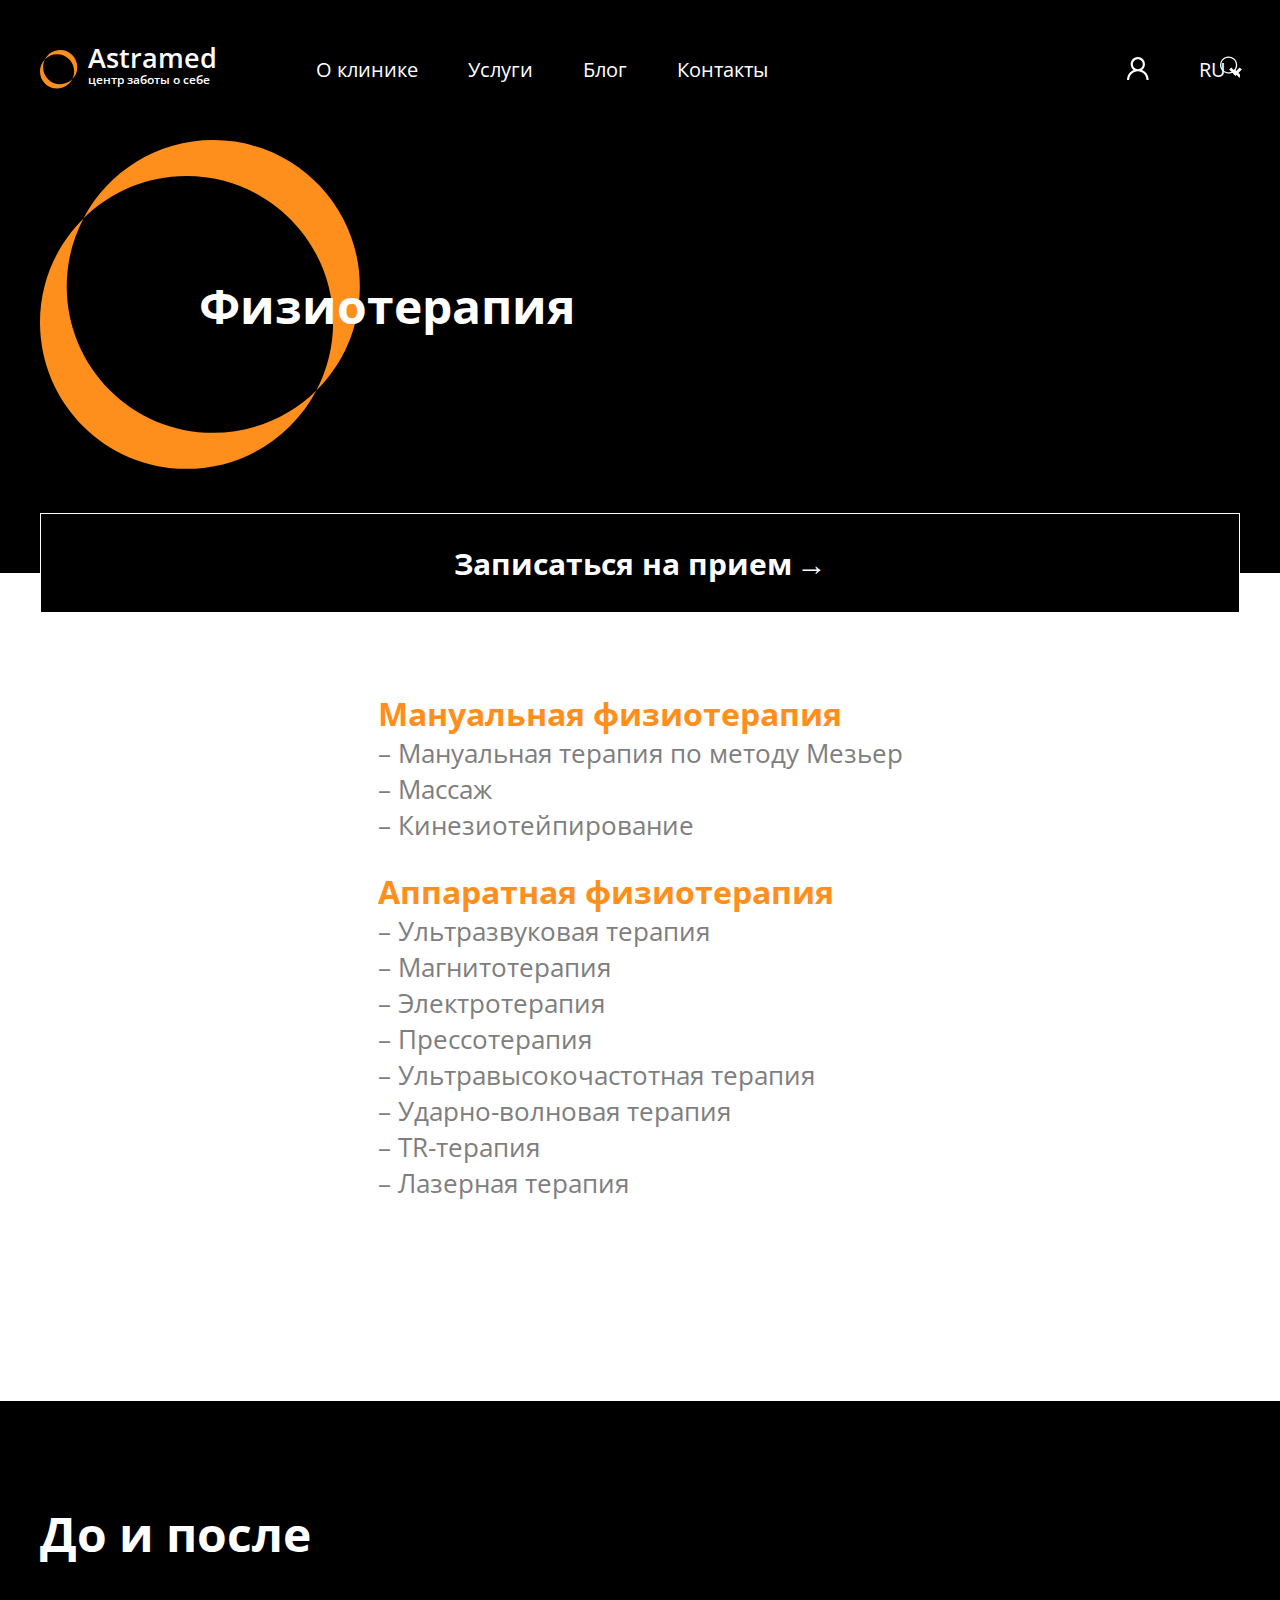
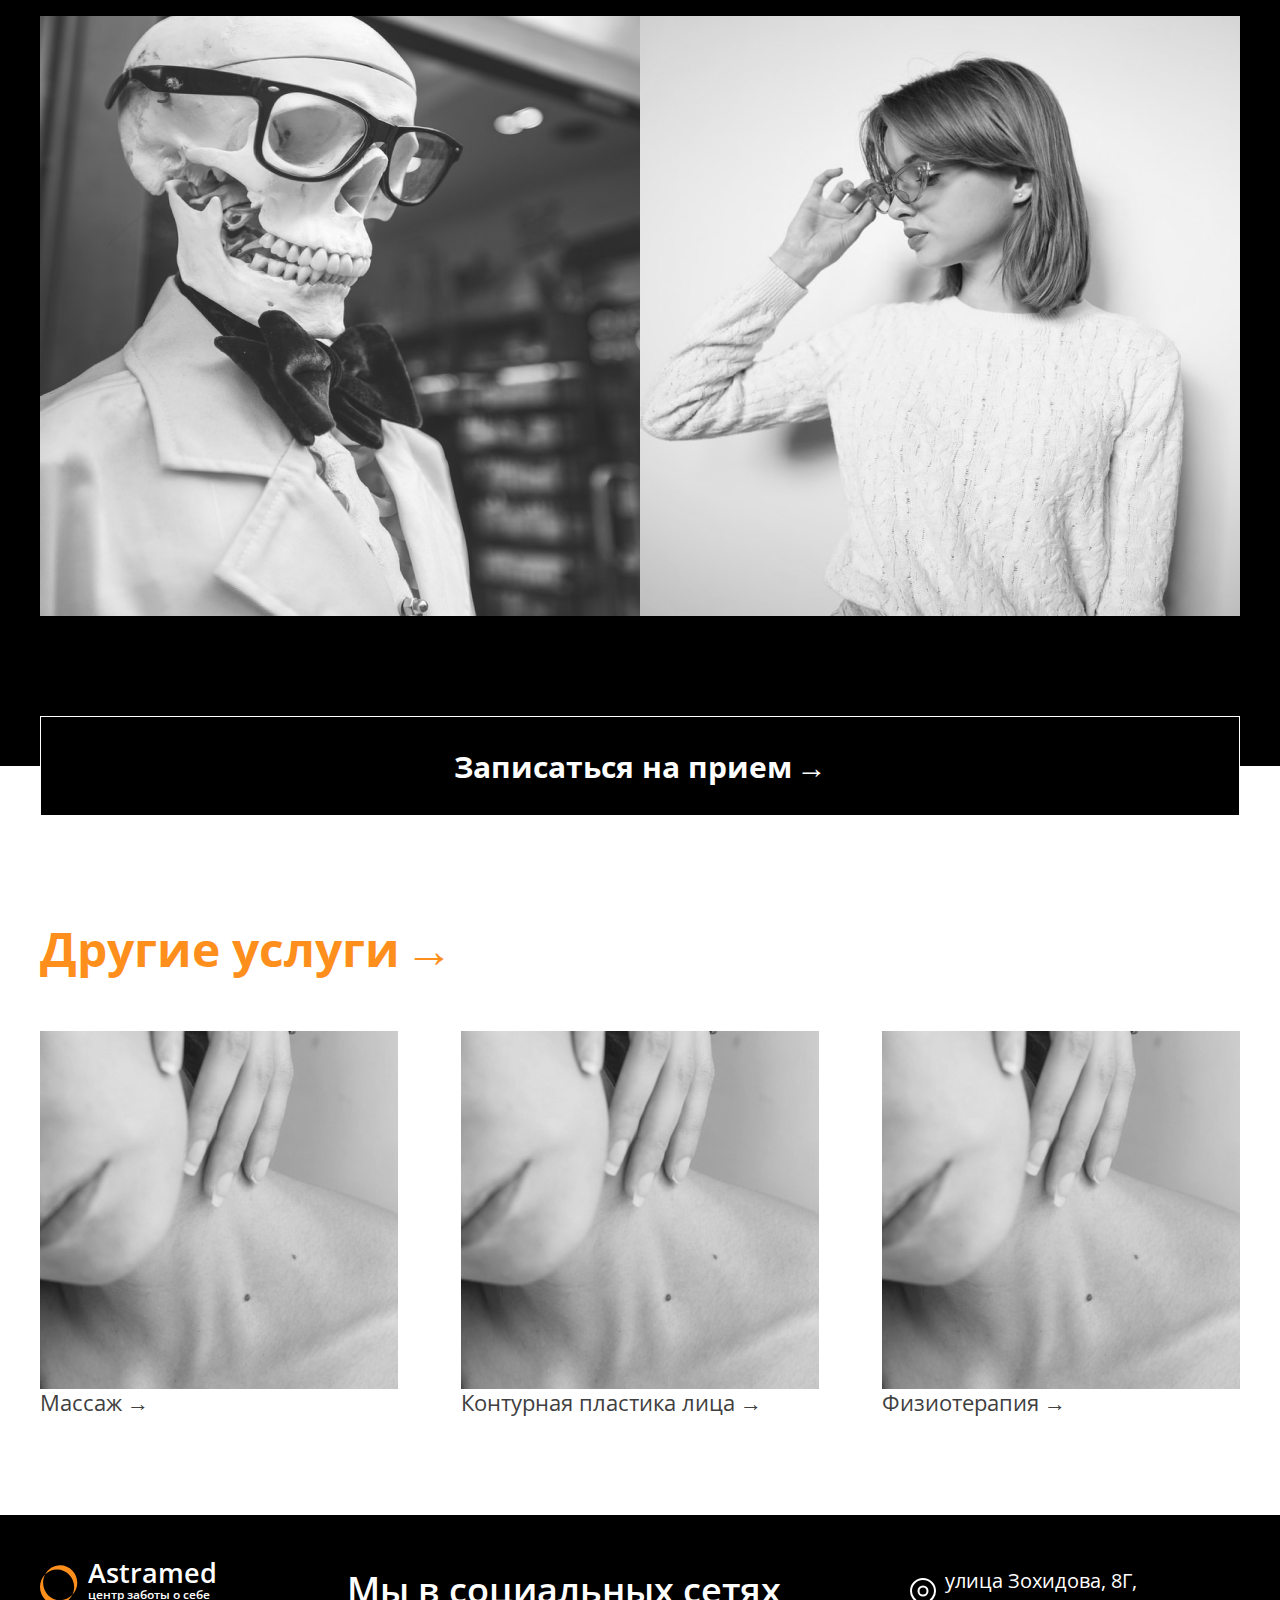
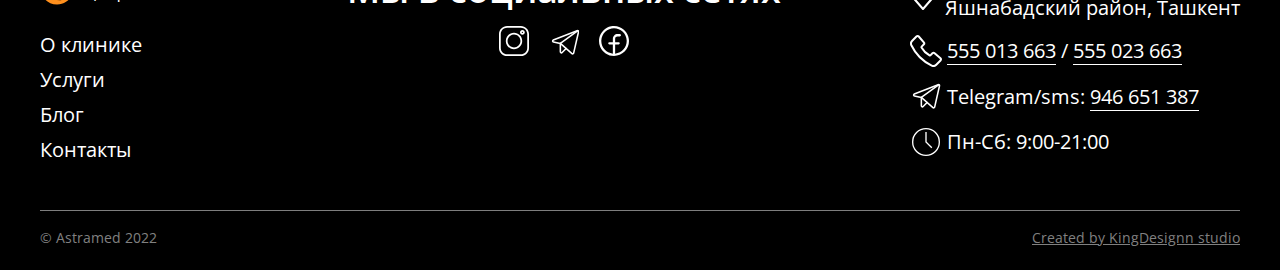
<file: therapy.html>
<!DOCTYPE html>
<html lang="en">
<head>
    <meta charset="UTF-8">
    <meta http-equiv="X-UA-Compatible" content="IE=edge">
    <meta name="viewport" content="width=device-width, initial-scale=1.0">
    <title>Astramed Clinic</title>

    <link rel="stylesheet" href="https://unpkg.com/swiper/swiper-bundle.min.css"/>
    <link rel="stylesheet" href="https://cdnjs.cloudflare.com/ajax/libs/animate.css/4.1.1/animate.min.css"/>
    <link rel="stylesheet" href="css/reset.css">
    <link rel="stylesheet" href="css/main.css">
    <link rel="stylesheet" href="css/adaptive.css">
    <link rel="shortcut icon" href="img/logo.svg">
</head>
<body class="body">
    <header class="header header-half">
        <div class="header__container container">
            <nav class="header__nav">
                <a href="/" class="header__logo logo">
                    <img src="img/logo.svg" alt="Astramed" class="logo__img img">
                    <p class="logo__text">Astramed <br> <span>центр заботы о себе</span></p>
                </a>
                <div class="header__body">
                    <ul class="menu__list" id="menu__list">
                        <li class="menu__item">
                            <a href="about.html" class="header__link">О клинике</a>
                        </li>
                        <li class="menu__item">
                            <a href="services.html" class="header__link">Услуги</a>
                        </li>
                        <li class="menu__item">
                            <a href="blog.html" class="header__link">Блог</a>
                        </li>
                        <li class="menu__item">
                            <a href="contacts.html" class="header__link">Контакты</a>
                        </li>
                    </ul>
                    <ul class="menu__icons">
                        <li class="menu__icon menu__icon-search">
                            <div class="search">
                                <svg class="search__icon svg">
                                    <use xlink:href="#search"></use>
                                </svg>
                                <div class="search__input">
                                    <input type="text" placeholder="Поиск..." id="mysearch">
                                </div>
                            </div>
                        </li>
                        <li class="menu__icon menu__profile">
                            <a href="profile.html" class="profile">
                                <svg class="profile__icon svg">
                                    <use xlink:href="#profile"></use>
                                </svg>
                            </a>
                        </li>
                        <li class="menu__icon">
                            <a href="" class="language">RU</a>
                        </li>
                    </ul>
                </div>
                <div class="menu__burger">
                    <span></span>
                </div>
            </nav>
            <div class="header__title aboutHeader__title">
                <img src="img/logo.svg" alt="Astramed" class="halfheader__img img">
                <h1 class="title__text animate__animated animate__fadeInRight animate__slow wow">Физиотерапия</h1>
            </div>
        </div>
        </header>

        <section class="blog blog-white marbot-150">
            <div class="procedure__container container">
                <div class="procedure__button">
                    <a href="registration.html" class="procedure__link service__link link">Записаться на прием</a>
                </div>
                <div class="procedure__content review animate__animated animate__fadeInLeft animate__slow wow">
                    <h3 class="procedure__subtitle colorOrange bolder-700">Мануальная физиотерапия</h3>
                    <p class="procedure__text">
                        – Мануальная терапия по методу Мезьер <br>
                        – Массаж <br>
                        – Кинезиотейпирование <br>
                    </p>
                    <br><br>
                    <h3 class="procedure__subtitle colorOrange bolder-700"> Аппаратная физиотерапия</h3>
                    <p class="procedure__text">
                        – Ультразвуковая терапия <br>
                        – Магнитотерапия <br>
                        – Электротерапия <br>
                        – Прессотерапия <br>
                        – Ультравысокочастотная терапия <br>
                        – Ударно-волновая терапия <br>
                        – TR-терапия <br>
                        – Лазерная терапия <br>
                    </p>
                </div>
            </div>
        </section>

        <section class="blog marbot-150">
            <div class="procedure__container container">
                <div class="procedure__result">
                    <h2 class="feedback__title colorWhite marbot-50">До и после</h2>
                    <div class="procedure__result-img">
                        <img src="img/therapy/1.jpg" alt="before" class="img animate__animated animate__fadeInLeft animate__slow wow">
                        <img src="img/therapy/2.jpg" alt="after" class="img animate__animated animate__fadeInRight animate__slow wow">
                    </div>
                </div>
                <div class="procedure__button__bottom">
                    <a href="registration.html" class="procedure__link service__link link">Записаться на прием</a>
                </div>
            </div>
        </section>

        <section class="blog blog-white marbot-100">
            <div class="blog__container container review animate__animated animate__fadeInUp animate__slow wow">
                <div class="AboutBlog__text">
                    <a href="services.html" class="blog__title link">Другие услуги</a>
                </div>
                <div class="blog__list">
                    <div class="blog__item">
                        <a href="procedure.html" class="service__img">
                            <img src="img/service/massage.png" alt="service" class="img">
                        </a>
                        <a href="procedure.html" class="service__link link">Массаж</a>
                    </div>
                    <div class="blog__item">
                        <a href="procedure.html" class="service__img">
                            <img src="img/service/massage.png" alt="service" class="img">
                        </a>
                        <a href="procedure.html" class="service__link link">Контурная пластика лица</a>
                    </div>
                    <div class="blog__item">
                        <a href="therapy.html" class="service__img">
                            <img src="img/service/massage.png" alt="service" class="img">
                        </a>
                        <a href="therapy.html" class="service__link link">Физиотерапия</a>
                    </div>
                </div>
            </div>
        </section>

        <footer class="footer">
            <div class="footer__container container">
                <nav class="footer__nav">
                    <a href="/" class="header__logo logo header__logo-footer">
                        <img src="img/logo.svg" alt="Astramed" class="logo__img img">
                        <p class="logo__text">Astramed <br> <span>центр заботы о себе</span></p>
                    </a>
                    <ul class="menu__list-footer">
                        <li class="menu__item">
                            <a href="about.html">О клинике</a>
                        </li>
                        <li class="menu__item">
                            <a href="services.html">Услуги</a>
                        </li>
                        <li class="menu__item">
                            <a href="blog.html">Блог</a>
                        </li>
                        <li class="menu__item">
                            <a href="contacts.html">Контакты</a>
                        </li>
                    </ul>
                </nav>
                <div class="blog__social social blog__social-footer">
                    <h3 class="social__title social__title-footer">Мы в социальных сетях</h3>
                    <div class="social__list social__list-footer">
                        <div class="social__item">
                            <a href="https://www.instagram.com/astramed_clinic_uzbekistan/">
                                <svg class="instagram__icon svg">
                                    <use xlink:href="#instagram"></use>
                                </svg>
                            </a>
                        </div>
                        <div class="social__item">
                            <a href="https://t.me/+998946651387" class="whiteStroke">
                                <svg class="instagram__icon svg">
                                    <use xlink:href="#telegram"></use>
                                </svg> 
                            </a>
                        </div>
                        <div class="social__item">
                            <a href="https://www.facebook.com/astramedclinic2021/">
                                <svg class="instagram__icon svg">
                                    <use xlink:href="#facebook"></use>
                                </svg>
                            </a>
                        </div>
                    </div>
                </div>
                <div class="map__text footer__text">
                    <div class="map__info map__info-footer">
                        <svg class="location__icon svg location__icon-footer">
                            <use xlink:href="#location"></use>
                        </svg>
                        улица Зохидова, 8Г, <br> Яшнабадский район, Ташкент</div>
                    <div class="map__info map__info-footer">
                        <svg class="phone__icon svg phone__icon-footer">
                            <use xlink:href="#phone"></use>
                        </svg>
                        <div class="map__info_footer menu__item colorWhite">
                            <a href="tel: 555 013 663">555 013 663</a> / 
                            <a href="tel: 555 023 663">555 023 663</a>
                        </div>
                    </div>
                    <div class="map__info map__info-footer">
                        <svg class="phone__icon svg phone__icon-footer">
                            <use xlink:href="#telegram"></use>
                        </svg>
                        <div class="map__info_footer menu__item colorWhite">
                            Telegram/sms: <a href="https://t.me/+998946651387">946 651 387</a>
                        </div>
                    </div>
                    <div class="map__info map__info-footer">
                        <svg class="phone__icon svg phone__icon-footer">
                            <use xlink:href="#time"></use>
                        </svg>
                        Пн-Сб: 9:00-21:00
                    </div>
                </div>
            </div>
            <div class="footer__copyright">
                <div class="copyrighy__container container">
                    <p class="copyrighy__asyramed">© Astramed 2022</p>
                    <a href="https://kingdesignn.ru/" class="created__kingdesignn">Created by KingDesignn studio</a>
                </div>
            </div>
        </footer>
        
        <!-- Иконки -->
        <svg display="none">
            <symbol width="22" height="22" id="search" viewBox="0 0 26 25">
                <path d="M18.3502 16.1613C19.8633 14.0965 20.541 11.5366 20.2477 8.99358C19.9544 6.4506 18.7118 4.11212 16.7684 2.446C14.825 0.779875 12.3242 -0.0910236 9.76622 0.00753841C7.20828 0.1061 4.78187 1.16685 2.97244 2.97758C1.16301 4.78831 0.103993 7.21547 0.00726096 9.77348C-0.0894706 12.3315 0.783217 14.8317 2.45073 16.7739C4.11824 18.7161 6.45761 19.9571 9.0008 20.2485C11.544 20.54 14.1035 19.8605 16.1671 18.3459H16.1656C16.2125 18.4084 16.2625 18.4678 16.3187 18.5256L22.335 24.5418C22.628 24.835 23.0255 24.9999 23.44 25C23.8545 25.0001 24.2521 24.8356 24.5453 24.5426C24.8386 24.2496 25.0034 23.8521 25.0035 23.4376C25.0037 23.023 24.8391 22.6254 24.5461 22.3322L18.5299 16.316C18.474 16.2594 18.4139 16.2072 18.3502 16.1597V16.1613ZM18.7533 10.1544C18.7533 11.2831 18.531 12.4007 18.0991 13.4434C17.6672 14.4862 17.0341 15.4336 16.236 16.2317C15.4379 17.0298 14.4905 17.6629 13.4477 18.0948C12.405 18.5267 11.2874 18.749 10.1587 18.749C9.03004 18.749 7.91243 18.5267 6.86968 18.0948C5.82693 17.6629 4.87946 17.0298 4.08138 16.2317C3.28329 15.4336 2.65021 14.4862 2.21829 13.4434C1.78637 12.4007 1.56406 11.2831 1.56406 10.1544C1.56406 7.87496 2.46957 5.68888 4.08138 4.07708C5.69318 2.46527 7.87926 1.55977 10.1587 1.55977C12.4381 1.55977 14.6242 2.46527 16.236 4.07708C17.8478 5.68888 18.7533 7.87496 18.7533 10.1544Z"/>
            </symbol>
            <symbol width="22" height="23" viewBox="0 0 24 25" id="profile">
                <path d="M22.6951 20.402C22.1026 18.9987 21.2429 17.7239 20.1637 16.6489C19.0878 15.5707 17.8133 14.7111 16.4105 14.1175C16.398 14.1112 16.3854 14.108 16.3728 14.1018C18.3295 12.6884 19.6015 10.3863 19.6015 7.78894C19.6015 3.48618 16.1153 0 11.8125 0C7.50978 0 4.0236 3.48618 4.0236 7.78894C4.0236 10.3863 5.29558 12.6884 7.25224 14.1049C7.23968 14.1112 7.22712 14.1143 7.21455 14.1206C5.80752 14.7142 4.54495 15.5653 3.46141 16.652C2.38324 17.7279 1.52361 19.0024 0.930004 20.4052C0.346845 21.7784 0.0323342 23.2508 0.00349651 24.7425C0.00265824 24.776 0.00853772 24.8093 0.0207887 24.8405C0.0330396 24.8718 0.0514141 24.9002 0.0748294 24.9242C0.0982447 24.9482 0.126227 24.9673 0.157128 24.9803C0.188028 24.9933 0.221222 25 0.254753 25H2.13917C2.27737 25 2.38729 24.8901 2.39043 24.755C2.45325 22.3304 3.42686 20.0597 5.14797 18.3386C6.92875 16.5578 9.2937 15.5779 11.8125 15.5779C14.3314 15.5779 16.6963 16.5578 18.4771 18.3386C20.1982 20.0597 21.1718 22.3304 21.2347 24.755C21.2378 24.8932 21.3477 25 21.4859 25H23.3703C23.4039 25 23.4371 24.9933 23.468 24.9803C23.4989 24.9673 23.5268 24.9482 23.5503 24.9242C23.5737 24.9002 23.592 24.8718 23.6043 24.8405C23.6165 24.8093 23.6224 24.776 23.6216 24.7425C23.5902 23.2412 23.2793 21.7808 22.6951 20.402ZM11.8125 13.191C10.371 13.191 9.01418 12.6288 7.99345 11.608C6.97272 10.5873 6.41053 9.23053 6.41053 7.78894C6.41053 6.34736 6.97272 4.99058 7.99345 3.96985C9.01418 2.94912 10.371 2.38693 11.8125 2.38693C13.2541 2.38693 14.6109 2.94912 15.6316 3.96985C16.6524 4.99058 17.2146 6.34736 17.2146 7.78894C17.2146 9.23053 16.6524 10.5873 15.6316 11.608C14.6109 12.6288 13.2541 13.191 11.8125 13.191Z" fill="white"/>
            </symbol>
            <symbol width="30" height="30" viewBox="0 0 30 30" id="instagram">
                <path d="M21.8792 0H8.12071C3.64288 0 0 3.64288 0 8.12071V21.8795C0 26.3571 3.64288 29.9999 8.12071 29.9999H21.8795C26.3571 29.9999 29.9999 26.3571 29.9999 21.8795V8.12071C29.9999 3.64288 26.3571 0 21.8792 0V0ZM28.2412 21.8795C28.2412 25.3873 25.3873 28.2412 21.8792 28.2412H8.12071C4.61265 28.2412 1.75872 25.3873 1.75872 21.8795V8.12071C1.75872 4.61265 4.61265 1.75872 8.12071 1.75872H21.8795C25.3873 1.75872 28.2412 4.61265 28.2412 8.12071V21.8795Z"/>
                <path d="M15 6.79688C10.4768 6.79688 6.79712 10.4766 6.79712 14.9998C6.79712 19.5229 10.4768 23.2026 15 23.2026C19.5232 23.2026 23.2029 19.5229 23.2029 14.9998C23.2029 10.4766 19.5232 6.79688 15 6.79688ZM15 21.4439C11.4468 21.4439 8.55584 18.5531 8.55584 14.9998C8.55584 11.4466 11.4468 8.5556 15 8.5556C18.5534 8.5556 21.4442 11.4466 21.4442 14.9998C21.4442 18.5531 18.5534 21.4439 15 21.4439Z"/>
                <path d="M23.399 3.88379C22.0623 3.88379 20.9751 4.9712 20.9751 6.30764C20.9751 7.64431 22.0623 8.73173 23.399 8.73173C24.7356 8.73173 25.823 7.64431 25.823 6.30764C25.823 4.97098 24.7356 3.88379 23.399 3.88379ZM23.399 6.97277C23.0323 6.97277 22.7338 6.67431 22.7338 6.30764C22.7338 5.94075 23.0323 5.64251 23.399 5.64251C23.7658 5.64251 24.0643 5.94075 24.0643 6.30764C24.0643 6.67431 23.7658 6.97277 23.399 6.97277Z"/>
            </symbol>
            <symbol width="30" height="30" viewBox="0 0 30 30" id="facebook">
                <path d="M30 15C30 12.0333 29.1203 9.13319 27.472 6.66645C25.8238 4.19971 23.4811 2.27713 20.7403 1.14181C17.9994 0.00649927 14.9834 -0.290551 12.0736 0.288227C9.16393 0.867006 6.49119 2.29562 4.3934 4.3934C2.29562 6.49119 0.867006 9.16393 0.288227 12.0736C-0.290551 14.9834 0.00649927 17.9994 1.14181 20.7403C2.27713 23.4811 4.19971 25.8238 6.66645 27.472C9.13319 29.1203 12.0333 30 15 30C18.9771 29.9962 22.7902 28.4146 25.6024 25.6024C28.4146 22.7902 29.9962 18.9771 30 15ZM16.1538 27.6346V18.4615H19.6154C19.9214 18.4615 20.2149 18.34 20.4313 18.1236C20.6477 17.9072 20.7692 17.6137 20.7692 17.3077C20.7692 17.0017 20.6477 16.7082 20.4313 16.4918C20.2149 16.2754 19.9214 16.1538 19.6154 16.1538H16.1538V12.6923C16.1538 12.0803 16.397 11.4933 16.8298 11.0605C17.2625 10.6278 17.8495 10.3846 18.4615 10.3846H20.7692C21.0753 10.3846 21.3687 10.2631 21.5851 10.0467C21.8015 9.83028 21.9231 9.53679 21.9231 9.23077C21.9231 8.92476 21.8015 8.63127 21.5851 8.41488C21.3687 8.19849 21.0753 8.07693 20.7692 8.07693H18.4615C17.2386 8.08073 16.0669 8.56822 15.2022 9.43294C14.3374 10.2977 13.85 11.4694 13.8462 12.6923V16.1538H10.3846C10.0786 16.1538 9.78512 16.2754 9.56873 16.4918C9.35234 16.7082 9.23077 17.0017 9.23077 17.3077C9.23077 17.6137 9.35234 17.9072 9.56873 18.1236C9.78512 18.34 10.0786 18.4615 10.3846 18.4615H13.8462V27.6346C10.5935 27.3377 7.58043 25.7982 5.43381 23.3365C3.28719 20.8747 2.17223 17.6802 2.32084 14.4173C2.46946 11.1545 3.87022 8.07455 6.23175 5.81814C8.59328 3.56173 11.7338 2.30256 15 2.30256C18.2662 2.30256 21.4067 3.56173 23.7683 5.81814C26.1298 8.07455 27.5305 11.1545 27.6792 14.4173C27.8278 17.6802 26.7128 20.8747 24.5662 23.3365C22.4196 25.7982 19.4065 27.3377 16.1538 27.6346Z"/>
            </symbol>
            <symbol width="26" height="32" viewBox="0 0 26 32" id="location" fill="none">
                <path d="M13 17.5C15.4853 17.5 17.5 15.4853 17.5 13C17.5 10.5147 15.4853 8.5 13 8.5C10.5147 8.5 8.5 10.5147 8.5 13C8.5 15.4853 10.5147 17.5 13 17.5Z" stroke-width="2" stroke-linecap="round" stroke-linejoin="round"/>
                <path d="M13 1C9.8174 1 6.76516 2.26428 4.51472 4.51472C2.26428 6.76516 1 9.8174 1 13C1 15.838 1.603 17.695 3.25 19.75L13 31L22.75 19.75C24.397 17.695 25 15.838 25 13C25 9.8174 23.7357 6.76516 21.4853 4.51472C19.2348 2.26428 16.1826 1 13 1V1Z" stroke-width="2" stroke-linecap="round" stroke-linejoin="round"/>
            </symbol>
            <symbol width="32" height="32" viewBox="0 0 32 32" id="phone" fill="none">
                <path d="M13.8306 7.36113L8.75638 1.50398C8.17142 0.82902 7.09898 0.83202 6.41952 1.51298L2.24677 5.69323C1.00485 6.93665 0.649369 8.78304 1.36783 10.2635C5.66 19.1504 12.8272 26.3276 21.7081 30.6322C23.187 31.3507 25.0319 30.9952 26.2738 29.7518L30.4856 25.5325C31.168 24.8501 31.1695 23.7716 30.4886 23.1867L24.6089 18.1395C23.994 17.6115 23.0385 17.6805 22.4221 18.2985L20.3762 20.3473C20.2715 20.4571 20.1336 20.5295 19.9837 20.5533C19.8339 20.5772 19.6804 20.5512 19.5467 20.4793C16.2026 18.5536 13.4286 15.776 11.5072 12.4293C11.4353 12.2955 11.4092 12.1417 11.4331 11.9916C11.4569 11.8415 11.5293 11.7034 11.6392 11.5984L13.6791 9.557C14.2971 8.93603 14.3645 7.97609 13.8306 7.35963V7.36113Z" stroke-width="2" stroke-linecap="round" stroke-linejoin="round"/>
            </symbol>
            <symbol id="time" width="32px" height="32px" viewBox="0 0 24 24" aria-labelledby="timeIconTitle" stroke-width="1" stroke-linecap="square" stroke-linejoin="miter" fill="none" color="#000000"><circle cx="12" cy="12" r="10"/> <polyline points="12 5 12 12 16 16"/>
            </symbol>
            <symbol id="telegram" width="32px" height="32px" viewBox="0 0 248 248" fill="none">
                <path d="M88,134.9,177.9,214a8,8,0,0,0,13.1-4.2L228.6,45.6a8,8,0,0,0-10.7-9.2L33.3,108.9c-7.4,2.9-6.4,13.7,1.4,15.3Z" stroke-linecap="round" stroke-linejoin="round" stroke-width="12"/>
                <line x1="88" y1="134.9" x2="224.1" y2="36.6" stroke-linecap="round" stroke-linejoin="round" stroke-width="12"/>
                <path d="M132.9,174.4l-31.2,31.2A8,8,0,0,1,88,200V134.9" stroke-linecap="round" stroke-linejoin="round" stroke-width="12"/>
            </symbol>
        </svg>

        <script src="https://unpkg.com/swiper/swiper-bundle.min.js"></script>
        <script src="https://cdnjs.cloudflare.com/ajax/libs/wow/1.1.2/wow.min.js" integrity="sha512-Eak/29OTpb36LLo2r47IpVzPBLXnAMPAVypbSZiZ4Qkf8p/7S/XRG5xp7OKWPPYfJT6metI+IORkR5G8F900+g==" crossorigin="anonymous" referrerpolicy="no-referrer"></script>
        <script> new WOW().init(); </script>
        <script src="js/script.js"></script>
</body>
</html>
</file>
<file: css/main.css>
/* Импорт шрифта */
@import url('https://fonts.googleapis.com/css2?family=Open+Sans:ital,wght@0,300;0,400;0,500;0,600;0,700;0,800;1,300;1,400&display=swap');

*{
    font-family: 'Open Sans', sans-serif;
    margin-block-start: 0em;
    margin-block-end: 0em;
}
input{
    border: none;
}
:focus,:active{outline: none;}

/* Цвет календаря */
::-webkit-calendar-picker-indicator {
    filter: invert(1);
}

body{
    padding: 0;
	margin: 0;
	border: 0;
}
.lock{
    overflow: hidden;
}

/* Служебные классы */
.container{
    width: 1200px;
    margin: 0 auto;
}
.img{
    width: 100%;
    height: 100%;
    object-fit: cover;
    object-position: center;
}
.title{
    font-weight: 700;
    font-size: 36px;
    line-height: 49px;
    margin: 0px;
    color: #3F3F3F;
}
.link{
    margin-top: 10px;
    display: block;
    text-decoration: none;
    color: #3F3F3F;
}
.link::after{
    content: '\2192';
    margin-left: 5px;
    transition: .4s;
}
.link:hover{
    opacity: 0.8;
}
.link:hover::after{
    margin-left: 15px;
}



/* Скрол бар */
:root {
    --scroll-bar-color: #b0b0b0;
    --scroll-thumb-color: #FE8F1D;
    --text-color-light: #ffb76f;
}
::-webkit-scrollbar{
    width: .50rem;
    background-color: var(--scroll-bar-color);
    border-radius: .6rem;
}
::-webkit-scrollbar-thumb{
    background-color: var(--scroll-thumb-color);
    border-radius: .6rem;
}
::-webkit-scrollbar-thumb:hover{
    background-color: var(--text-color-light);
}


input:-webkit-autofill, input:-webkit-autofill:hover, input:-webkit-autofill:focus, input:-webkit-autofill:active {
    -webkit-box-shadow: inset 0 0 0 50px black;
    box-shadow: inset 0 0 0 50px black;
    -webkit-text-fill-color: #FE8F1D;
    font-size: 30px;
}


/* ГЛАВНАЯ СТРАНИЦА */
/* вверх */
.header{
    min-height: 100vh;
    background-color: #000;
}
.header__body{
    display: flex;
    justify-content: space-between;
    width: 77%;
}
.header__nav{
    display: flex;
    justify-content: space-between;
    width: 100%;
    padding: 50px 0 50px 0;
}
.header__logo{
    display: flex;
    gap: 10px;
    text-decoration: none;
}
.logo__img{
    width: 38.26px;
    height: 39.38px;
}
.logo__text{
    font-weight: 600;
    font-size: 27px;
    color: #FFFFFF;
    line-height: 16px;
    margin: 0;
}
.logo__text span{
    font-size: 12px;
    color: #FFFFFF;
}
.menu__list, .menu__icons{
    display: flex;
    align-items: center;
    gap: 50px;
    margin: 0px;
}
.menu__item, .menu__icons{
    list-style: none;
}
.menu__item a, .menu__icon a{
    font-weight: 400;
    font-size: 20px;
    color: #FFFFFF;
    transition: color 0.3s ease;
    text-decoration: none;
}
.menu__item a:hover, .menu__icon a:hover, .menu__item-active a{
    color: #BEBEBE;
}
.menu__icons{
    position: relative;
}
.menu__burger{
    display: none;
}
.menu__icon-search{
    display: grid;
    align-items: center;
    justify-content: center;
}
.search {
    position: absolute;
    right: 0px;
    width: 30px;
    height: 47px;
    transition: width 0.5s ease;
    padding: 10px;
    overflow: hidden;
    -moz-box-sizing: border-box;
    -webkit-box-sizing: border-box;
    box-sizing: border-box;
}
.seacrch__active{
    position: absolute;
    width: 220px;
    background-color: #FFFFFF;
    border-radius: 30px;
}
.seacrch__active .search__icon{
    fill: #3F3F3F;
    color: #3F3F3F;
}
.search__icon{
    width: 22px;
    height: 22px;
    display: flex;
    justify-content: center;
    align-items: center;
    z-index: 999;
    cursor: pointer;
    fill: #FFFFFF;
    color: #FFFFFF;
}
.search__input{
    position: relative;
    width: 200px;
    height: 22px;
    left: 30px;
    top: -22px;
    display: flex;
    justify-content: center;
    align-items: center;
}
.search__input input{
    position: absolute;
    top: 0;
    width: 100%;
    height: 100%;
    border: none;
    outline: none;
    font-weight: 400;
    font-size: 20px;
}
.search__input input::placeholder{
    color: #d7d7d7;
}
.profile__icon{
    width: 22px;
    height: 23px;
}
.language{
    display: flex;
    align-items: center;
}
.language::after{
    content: '';
    margin-left: 5px;
    border: solid #FFFFFF;
    border-width: 0 3px 3px 0;
    display: inline-block;
    padding: 3px;
    transform: rotate(45deg);
    -webkit-transform: rotate(45deg);
}
.header__info{
    display: grid;
    grid-template-columns: 1fr 1fr;
    align-items: center;
}
.header__title{
    font-weight: 600;
    font-size: 90px;
    line-height: 100px;
    color: #FFFFFF;
}


/* Наша философия */
.philosiphy__container{
    display: grid;
    grid-template-columns: 1fr 1fr;
    background-color: #F1F1F1;
    min-height: 600px;
    transform: translateY(-50%);
}
.philosiphy__text{
    display: grid;
    align-items: space-between;
    padding: 70px;
    color: #3F3F3F;
}
.philosiphy__img{
    max-height: 600px;
}
.philosiphy__title{
    font-weight: 700;
    font-size: 48px;
    line-height: 62px;
}
.philosiphy__subtitle{
    font-weight: 400;
    font-size: 28px;
    line-height: 38px;
    margin-top: 10px;
}
.philosiphy__link{
    margin-top: 10px;
    font-weight: 700;
    font-size: 32px;
    line-height: 42px;
}

/* Наши услуги */
.service{
    margin-bottom: -30%;
}
.service__top{
    position: relative;
    display: grid;
    grid-template-columns: 1fr 1.2fr;
    gap: 100px;
}
.service__title{
    font-size: 36px;
}
.service__subtitle{
    font-weight: 400;
    font-size: 28.98px;
    line-height: 39px;
    color: grey;
}
.service__logo{
    position: absolute;
    top: -70px;
    left: 0;
    right: 0;
    margin: auto;
    z-index: -1;
}
.service__list{
    display: grid;
    grid-template-columns: 1fr 1fr 1fr;
    column-gap: 63px;
    row-gap: 100px;
    margin-top: 50px;
}
.service__item:nth-child(4) a, .service__item:nth-child(5) a, .service__item:nth-child(6) a{
    color: #FFFFFF;
}
.service__img{
    display: block;
    min-width: 358px;
    height: 358px;
    overflow: hidden;transition: .3s ease-in-out;
}
.service__img img{
    transition: .3s ease-in-out;
}
.service__img:hover img{
    -webkit-transform: scale(1.1);
	transform: scale(1.1);
}
.service__link {
    font-weight: 400;
    font-size: 22px;
    line-height: 26px;
    margin-top: 0px;
}
.service__bottom{
    max-width: 780px;
    margin: 0 auto;
    margin-top: 100px;
}
.service__black{
    position: relative;
    width: 100%;
    height: 800px;
    background-color: #000;
    transform: translateY(-75%);
    z-index: -100;
}
.service__text{
    font-weight: 400;
    font-size: 28.98px;
    line-height: 39px;
    color: #BEBEBE;
}
.service__bottom_link{
    font-weight: 700;
    font-size: 32px;
    line-height: 41px;
    color: #FFFFFF;
}

/* Команда */
.team__container{
    display: grid;
    grid-template-columns: 1fr 1fr;
    gap: 100px;
    align-items: center;
}
.team__title{
    font-weight: 700;
    font-size: 48px;
    line-height: 65px;
}
.team__title span{
    color: #FE8F1D;
}
.team__subtitle{
    font-weight: 400;
    font-size: 28.98px;
    line-height: 33px;
    color: #BEBEBE;
    margin-top: 10px;
}
.team__link{
    font-weight: 700;
    font-size: 30px;
    line-height: 41px;
}
.team{
    margin-top: 100px;
    padding-bottom: 200px;
}


/* Лицом к лицу */
.faceToFace{
    height: 100vh;
    background-image: url('../img/faceToFace.png');
    background-position: center;
    background-repeat: no-repeat;
    background-size: cover; 
}
.faceToFace__container{
    display: grid;
    align-items: center;
    height: 100%;
}
.faceToFace__text{
    display: grid;
    gap: 10px;
    max-width: 555px;
}
.faceToFace__title{
    font-weight: 700;
    font-size: 48px;
    line-height: 65px;
    color: #FFFFFF;
}
.faceToFace__subtitle{
    font-weight: 400;
    font-size: 28px;
    line-height: 33px;
    color: #BEBEBE;
}
.faceToFace__link{
    font-weight: 600;
    font-size: 30px;
    line-height: 41px;
    color: #FFFFFF;
}


/* Обратная связь */
.feedback{
    overflow: hidden;
}
.feedback__container{
    margin: 150px auto;
}
.feedback__top{
    display: grid;
    grid-template-columns: 1fr 1.3fr;
    gap: 100px;
    align-items: center;
}
.feedback__title{
    font-weight: 700;
    font-size: 48px;
    line-height: 65px;
}
.feedback__subtitle{
    font-weight: 400;
    font-size: 28.98px;
    line-height: 39px;
    color: #BEBEBE;
}
.feedback__link{
    font-weight: 400;
    font-size: 30.1376px;
    line-height: 41px;
}
.feedback__list{
    margin-right: -50%;
    margin-top: 100px;
    display: flex;
    gap: 70px;
}
.feedback__item{
   width: 450px;
}
.feedback__name{
    font-weight: 700;
    font-size: 28px; 
    line-height: 39px;
}
.feedback__feedback{
    font-weight: 400;
    font-size: 24px;
    line-height: 33px;
}
.swiper-wrapper{
    cursor: pointer;
}
.feedback__arrows{
    margin-top: 30px;
    width: 100%;
    display: flex;
    justify-content: center;
    gap: 10px;
    cursor: pointer;
}
.prev__icon{
    transition: 0.3s;
}
.prev__icon:hover{
    transform: translateX(-0.35rem);
}
.next__icon{
    transition: 0.3s;
}
.next__icon:hover{
    transform: translateX(0.35rem);
}


/* Блог */
.blog{
    background-color: #000;
}
.blog__text{
    max-width: 600px;
    padding-top: 150px;
}
.blog__category{
    margin-top: 10px;
}
.blog__title{
    display: block;
    font-weight: 700;
    font-size: 48px;
    line-height: 65px;
    color: #FE8F1D;
}
.blog__subtitle{
    font-weight: 400;
    font-size: 28.98px;
    line-height: 39px;
    color: #BEBEBE;
}
.blog__list{
    margin: 50px 0px;
    display: grid;
    grid-template-columns: 1fr 1fr 1fr;
    gap: 63px;
}

.blog__social{
    padding-bottom: 100px;
}
.blog__item-subtitle{
    font-weight: 600;
    font-size: 28.98px;
    line-height: 39px;
}


/* Соц сети */
.social{
    display: grid;
    gap: 10px;
    justify-content: center;
}
.social__title{
    font-weight: 600;
    font-size: 36px;
    line-height: 49px;
    color: #FFFFFF;
}
.social__list{
    display: flex;
    gap: 20px;
    justify-content: center;
}
.social__item{
    color: #FFFFFF;
    fill: #FFFFFF;
}
.instagram__icon, .facebook__icon, .telegram__icon{
    fill: #FFFFFF;
    width: 30px;
    height: 30px;
}
.telegram{
    width: 32px;
    height: 32px;
}


/* Контакты */
.contacts__container{
    display: grid;
    grid-template-columns: 1fr 1.1fr;
    gap: 200px;
    margin-top: 150px;
}
.form__title{
    margin-bottom: 20px;
    font-weight: 700;
    font-size: 36px;
    line-height: 49px;
}
.form__button{
    margin-top: 50px;
    font-weight: 400;
    font-size: 30px;
    line-height: 41px;
    background: none;
    border: none;
}
.form__input{
    width: 100%;
    border-bottom: 3px solid #3F3F3F;
    padding: 10px 0px;
    margin-top: 30px;
    font-weight: 400;
    font-size: 32px;
    line-height: 44px;
}
.form__input::placeholder{
    color: #d7d7d7;
}
.contacts__map{
    margin-bottom: 150px;
}
.map{
    max-height: 357px;
    overflow: hidden;
}
.map__text{
    margin-top: 10px;
    display: grid;
    gap: 10px;
}
.map__info{
    display: flex;
    align-items: center;
    gap: 5px;
    font-weight: 400;
    font-size: 20px;
    line-height: 27px;
}
.map__info a{
    transition: color 0.3s ease;
    border-bottom: 1px solid;
    text-decoration: none;
    color: #3F3F3F;
}
.map__info_footer a{
    color: white;
}
.map__info a:hover{
    color: #7E7E7E;
}
.location__icon{
    width: 30px;
    height: 32px;
    stroke: #3F3F3F;
}
.phone__icon{
    width: 32px;
    height: 32px;
    stroke: #3F3F3F;
}

/* Подвал */
.footer {
    background-color: #000;
    padding: 50px 0px 25px 0;
}
.footer__container{
    display: flex;
    justify-content: space-between;
}
.footer__text{
    margin-top: 0px;
}
.map__info-footer{
    color: #FFFFFF;
}
.header__logo-footer{
    margin-bottom: 30px;
}
.menu__list-footer{
    display: grid;
    gap: 15px;
}
.location__icon-footer, .phone__icon-footer, .map__info-footer{
    stroke: #FFFFFF;
    fill: #FFFFFF;
}

/* Авторские права */
.copyrighy__container {
    display: flex;
    justify-content: space-between;
    gap: 10px;
    margin-top: 50px;
    border-top: 1px solid #7E7E7E;
    padding-top: 20px;
}
.copyrighy__asyramed{
    text-align: center;
    color: grey;
}
.created__kingdesignn{
    text-decoration: underline;
    color: grey;
}



/* другие страницы */
.header-half{
    min-height: auto;
    padding-bottom: 100px;
}
.header__title{
    position: relative;
    height: 334px;
    display: grid;
    align-items: center;
}
.title__text{
    position: absolute;
    left: 159px;
    font-weight: 700;
    font-size: 48px;
    line-height: 50px;
    color: #FFFFFF;
}
.halfheader__img{
    width: auto;
}

.aboutPhilosophy__container{
    padding-top: 150px;
}
.aboutPhilosophy__list {
    display: grid;
    grid-template-columns: 1fr 1fr 1fr;
    gap: 70px;
}
.aboutPhilosophy__item{
}
.aboutPhilosophy__title{
    font-weight: 700;
    font-size: 34px;
    line-height: 28px;
    color: #FE8F1D;
}
.aboutPhilosophy__text{
    margin-top: 20px;
}
.aboutPhilosophy__subtitle {
    margin-top: 10px;
    font-weight: 400;
    font-size: 18px;
    line-height: 26px;
    color: #3F3F3F;
}
.aboutPhilosophy__header{
    font-weight: 400;
    font-size: 48px;
    line-height: 65px;
    color: #3F3F3F;
}
.aboutTeam {
    padding-bottom: 150px;
}
.BlackFeedback{
    background-color: #000;
}
.aboutFeedback__container{
    padding: 150px 0px;
    margin: 0 auto;
}
.about__img{
    max-height: 350px;
}
.contacts__list{
    display: grid;
    grid-template-columns: 1fr 1.5fr;
    gap: 50px 200px;
}
.contacts__text{
    font-size: 20px;
    font-weight: 400;
    line-height: 27px;
}
.contacts__text a{
    transition: color 0.3s ease;
    border-bottom: 1px solid;
    text-decoration: none;
}
.contacts__text a:hover{
    color: #7E7E7E;
}
.contacts__text-bigger{
    font-size: 24px;
}
.alignLeft{
    display: flex;
    justify-content: start;
}

/* post */
.post__container{
    padding: 150px 0 100px 0;
    display: grid;
    grid-template-columns: 1fr;
    gap: 30px;
}
.post__title{
    font-weight: 700;
    font-size: 36px;
    line-height: 49px;
}
.post__text{
    font-weight: 400;
    font-size: 22px;
    line-height: 28px;
    color: #7E7E7E;
}
.post__textLinks{
    margin-top: 14px;
    font-size: 18px;
    line-height: 20px;
    color: #7E7E7E;
}
.post__textLinks span{
    color: #D2D2D2;
    font-size: 18px;
    font-style: italic;
}
.post__top{
    display: grid;
    grid-template-columns: 1fr 1fr;
    gap: 30px;
    align-items: center;
}
.post__img{
    max-height: 600px;
}
.post__info{
    margin: 10px 0 30px 0;
    font-size: 20px;
    font-weight: 400;
    line-height: 27px;
}

/* Процедуры */
.procedure__container{
   display: flex;
   flex-direction: column;
   align-items: center;
}
.procedure__content{
    max-width: 800px;
}
.procedure__subtitle {
    font-size: 32px;
    line-height: 42px;
    color: #7E7E7E;
    align-self: self-start;
}
.procedure__text{
    font-size: 26px;
    line-height: 36px;
    color: #7E7E7E;
}
.procedure__points{
    list-style: disc inside;
    color: #7E7E7E;
}
.procedure__button{
    position: relative;
    top: -60px;
    margin-bottom: 20px;
}
.procedure__button__bottom{
    position: relative;
    bottom: -50px;
}
.procedure__link{
    display: flex;
    justify-content: center;
    align-items: center;
    background: #000;
    width: 1200px;
    height: 100px;
    font-size: 30px;
    line-height: 41px;
    font-weight: 700;
    color: #FFFFFF;
    border: 1px solid #FFFFFF;
}
.procedure__link:hover{
    opacity: 1;
}
.procedure__result{
    padding: 100px 0 50px 0;
}
.procedure__result-img{
    display: flex;
}

/* Отзывы */
.review__form{
    margin: 50px auto;
    max-width: 500px;
}
textarea{
    resize: none;
    border: none;
}
.allreviews__container{
    display: flex;
    flex-direction: column;
    padding: 100px 0;
}
.review__subtitle{
    font-size: 32px;
    line-height: 42px;
    color: #FFFFFF;
    margin-bottom: 30px;
}
.review__text {
    font-size: 22px;
    line-height: 28px;
    color: #BEBEBE;
}
.review{
    margin-bottom: 50px;
}
.review span{
    color: #FFFFFF;
}
.review span:last-child{
    color: #BEBEBE;
    font-weight: 300;
}
.review a{
    transition: color 0.3s ease;
}
.review a:hover{
    color: #7E7E7E;
}
.member__review{
    margin-top: 150px;
}
.review__form_member{
    margin-top: 0px;
}
.review__subtitle_member{
    margin-bottom: 0px;
}


/* Регистрация */
.registration__container{
    max-width: 500px;
    margin: 0px auto;
    padding-bottom: 150px;
}
.registration__title{
    font-weight: 700;
    font-size: 64px;
    line-height: 87px;
    color: #FFFFFF;
}
.reg__input{
    background-color: #000;
    border-bottom: 3px solid #fff;
    color: #FE8F1D;
}
.reg__input::placeholder{
    color: #7E7E7E;
}

/* Профиль */
.profile__container{
    padding: 100px 0px;
}
.profile__title{
    max-width: 830px;
    font-weight: 400;
    font-size: 36px;
    line-height: 49px;
    color: #BEBEBE;
}
.profile__subtitle{
    font-weight: 400;
    font-size: 32px;
    line-height: 43px;
    color: #7E7E7E;
}
.profile__text{
    font-size: 28px;
    line-height: 38px;
    color: #7E7E7E;
}

/* Команда */
.team__text{
    font-weight: 700;
    font-size: 32px;
    line-height: 44px;
}
.team__text span{
    color: #FE8F1D;
    margin-top: 20px;
}
.team__item span{
    font-size: 18px;
    line-height: 25px;
    color: #BEBEBE;
}
.team__link{
    font-size: 25px;
    line-height: 34px;
    font-weight: 400;
}
.team__list{
    gap: 100px 52px;
}
.team__list-img{
    height: 365px;
    width: 365px;
}

/* Работники */
.member__container{
    padding-top: 150px;
    display: grid;
    grid-template-columns: 1fr 1fr;
    gap: 30px;
}
.member__img{
    max-width: 555px;
    max-height: 555px;
}
.member__subtitle{
    font-weight: 700;
    font-size: 36px;
    line-height: 49px;
}
.member__content span{
    font-weight: 400;
    font-size: 18px;
    line-height: 25px;
    color: #BEBEBE;
}
.member__text{
    font-weight: 400;
    font-size: 24px;
    line-height: 33px;
    margin: 30px 0;
}
.member__link{
    font-weight: 700;
    font-size: 32px;
    line-height: 42px;
}
.quote__text{
    font-weight: 400;
    font-size: 28px;
    line-height: 38px;
}
.quote__text-top{
    margin-top: 30px;
    font-size: 18px;
    line-height: 25px;
    color: #BEBEBE;
}


/* Доп информация */
.info{
    margin: 50px 0px;
}
.info__text{
    font-size: 13px;
}


/* Раскрывающийся список */
.accordion {
  margin-top: 30px;
}
.accordion section{
  display: none;
  height: 0px;
  transition: height 0.5s;
}
.accordion-active section{
    display: block;
    height: auto;
}
.according__link {
    display: grid;
    align-items: center;
    position: relative;
    color: grey;
    font-size: 18px;
    cursor: pointer;
    transition: all 0.5s ease;
    text-decoration: underline;
}
.according__link:hover{
    opacity: 0.5;
}
.according__link:after {
  content: '';
  position: absolute;
  top: 0px;
  left: 120px;
  width: 12px;
  height: 12px;
  border-left: 2px solid grey;
  border-top: 2px solid grey;
  transform: rotate(-135deg);
  transition: 0.4s transform;
}
.according-active .according__link:after{
  transform: rotate(45deg);
  top: 16px;
}

/* Партнеры */
.partners__list{
    display: flex;
    justify-content: center;
    gap: 30px;
}
.partners__item{
    height: 100px;
}
.partners__item img{
    -webkit-filter: grayscale(100%);
    filter: grayscale(100%);
    transition: all 0.7s ease 0s;
}
.partners__item img:hover{
    filter: grayscale(0%);
    -webkit-filter: grayscale(0%);
    opacity: 1; 
}

/* Страница прайс листа*/
.priceList__link{
    font-size: 28px;
    margin-top: 30px;
    text-align: center;
}


/* Стили для тексов */
.orange-block{
    padding: 15px;
    background-color: #F1F1F1;
    border-left: 5px solid #FE8F1D;
}


/* Состояния и декораторы */
.feedback__arrow-white{
    stroke: #FFFFFF;
    fill: #FFFFFF;
}
.colorWhite{
    color: #FFFFFF;
}
.colorOrange{
    color: #FE8F1D;
}
.darkGreyFill{
    fill: #3F3F3F;
}
.darkGreyStroke{
    stroke: #3F3F3F;
}
.whiteStroke{
    stroke: #fff;
}
.darkGrey{
    color: #3F3F3F;
}
.lightgrey{
    color: #BEBEBE;
}
.black{
    color: #000;
}
.blog-white{
    background-color: #FFFFFF;
}
.line{
    height: 1px;
    width: 100%;
    margin: 150px 0px;
    background-color: #BEBEBE;
}
.width100vh{
    width: auto;
}
.marbot-50{
    margin-bottom: 50px;
}
.martop-100{
    margin-top: 100px;
}
.marbot-100{
    margin-bottom: 100px;
}
.marbot-150{
    margin-bottom: 150px;
}
.padbot-100{
    padding-bottom: 100px;
}
.blog__social-noPadding{
    padding-bottom: 0px;
}
.fullRow{
    grid-column: 1/3;
}
.lighter-300{
    font-weight: 300;
}
.bolder-600{
    font-weight: 600;
}
.bolder-700{
    font-weight: 700;
}
.grey-filter{
    -webkit-filter: grayscale(100%); /* Safari 6.0 - 9.0 */
    filter: grayscale(100%);
}
.text-center{
    text-align: center;
}
.header-little{
    padding-bottom: 0px;
}
</file>
<file: css/adaptive.css>
/* Адаптивность сайта */
@media (min-width: 1500px){
    .team{
        margin-top: 120px;
    }
}
@media (min-width: 1200px) {
    .header__info{
        padding-bottom: 400px;
    }
}
@media (max-width: 1199px){
    .header__info{
        padding-bottom: 450px;
    }
    .philosiphy__text {
        padding: 30px;
    }
    .header {
        min-height: auto;
    }
    .container {
        width: auto;
        margin: 0 30px;
    }
    .service__list {
        grid-template-columns: 1fr 1fr;
    }
    .service__item:nth-child(4) a{
        color: #3F3F3F;
    }
    .service__item:nth-child(5) a, .service__item:nth-child(6) a{
        color: #FFFFFF;
    }
    .philosiphy__container {
        min-height: auto;
    }
    .team {
        margin-top: -400px;
    }
    .feedback{
        display: grid;
        align-items: center;
        margin: 150px auto;
    }
    .feedback__container{
        overflow: hidden;
    }
    .blog__list {
        grid-template-columns: 1fr 1fr;
        gap: 70px;
    }
    .contacts__container{
        margin-top: 150px;
        gap: 100px;
    }
    .aboutTeam {
        margin-top: 0px;
        padding-bottom: 0px;
    }
    .AboutBlog__text{
        padding-top: 0px;
    }
    .copyrighy__container{
        margin-top: 20px;
    }
    .procedure__link{
        width: 1000px;
    }
}
@media (max-width: 991px){
    .location__icon{
        width: 40px;
    }
    .location__icon-footer{
        width: 30px;
    }
    .map__info{
        gap: 8px;
    }
    
    .social__title-footer {
        font-size: 20px;
        line-height: auto;
    }
    .menu__list, .menu__icons {
        gap: 30px;
    }
    .search{
        right: 130px;
    }
    .philosiphy__title {
        font-size: 40px;
        line-height: 46px;
    }
    .philosiphy__subtitle {
        font-size: 24px;
        line-height: 30px;
    }
    .team__container {
        grid-template-columns: 1.2fr 1fr;
        gap: 50px;
    }
    .team__title {
        font-size: 38px;
        line-height: 55px;
    }
    .team__subtitle {
        font-size: 22px;
        line-height: 30px;
    }
    .contacts__container {
        grid-template-columns: 1fr;
        margin-top: 150px;
        gap: 100px;
    }
    .header__info {
        position: relative;
        grid-template-columns: 1fr;
    }
    .header__title {
        position: absolute;
        top: 200px;
    }
    .header__title-center{
        text-align: center;
    }
    .service__list {
        column-gap: 50px;
        row-gap: 70px;
    }
    .feedback__top {
        grid-template-columns: 1fr;
        gap: 50px;
    }
    .aboutHeader__title{
        position: relative;
        top: 0px;
    }
    .aboutPhilosophy__subtitle{
        font-size: 22px;
        line-height: 30px;
    }
    .about__img {
        max-width: 380px;
        max-height: 380px;
    }
    .procedure__link{
        width: 800px;
    }
    .procedure__result, .procedure__result-img{
        display: grid;
        grid-template-columns: 1fr;
    }
}
@media (max-width: 859px){
    .search{
        right: 230px;
    }
    .philosiphy__container {
        grid-template-columns: 1fr;
        grid-template-rows: 0.5fr 1fr;
    }
    .service__img {
        min-width: auto;
    }
    .blog__list {
        gap: 50px;
    }
    .service {
        margin-top: -200px;
    }    
    .footer__container {
        display: grid;
        grid-template-columns: 1fr 1fr;
        gap: 50px;
    }
    .service__top {
        gap: 0px;
    }
    .header__info {
        padding-bottom: 550px;
    }
    .search{
        position: relative;
        right: 0px;
        top: 0px;
        height: 42px;
    }
    .menu__icons{
        margin-top: 30px;
    }
    .contacts__list{
        grid-column:none;
        gap: 50px 50px;
    }
    .contacts__text{
        font-size: 18px;
        font-weight: 400;
        line-height: 27px;
    }
    .contacts__text-bigger{
        font-size: 20px;
    }
    
    .procedure__link{
        width: 700px;
    }
    .post__container{
        grid-template-columns: 1fr;
    }
    /* Адаптивное меню */
    .menu__burger{
        display: block;
        z-index: 5;
        position: relative;
        width: 40px;
        height: 20px;
        cursor: pointer;
    }
    .menu__burger span,
    .menu__burger::before,
    .menu__burger::after{
        left: 0;
        position: absolute;
        height: 10%;
        width: 100%;
        transition: all 0.4s ease 0s;
        background-color: #ffffff;
    }
    .menu__burger::before,
    .menu__burger::after{
        content: "";
    }
    .menu__burger::before{
        top: 0;
        transition: all 0.3s ease 0s;
    }
    .menu__burger::after{
        bottom: 0;
        transition: all 0.3s ease 0s;
    }
    .menu__burger span{
        top: 50%;
        transform: scale(1) translate(0px, -50%);
    }
    .header__body{
        background-color: #000000;
        z-index: 2;
        position: fixed;
        top: 0;
        right: -100%;
        width: 100%;
        height: 100%;
        display: flex;
        flex-direction: column;
        justify-content: center;
        align-items: center;
        transition: all 0.3s ease 0s;
    }
    .header__body.active{
        right: 0%;
    }
    .menu__list{
        margin-top: 30px;
        flex-direction: column;
    }
    .menu__burger.active span{
        transform: scale(0) translate(0px, -50%);
    }
    .menu__burger.active::before{
        top: 50%;
        transform: rotate(-45deg) translate(0px, -50%);
    }
    .menu__burger.active::after{
        bottom: 50%;
        transform: rotate(45deg) translate(0px, 50%);
    }
}
@media (max-width: 767px){
    .header__title {
        font-size: 60px;
        line-height: 70px;
    }
    .service{
        margin-bottom: -50%;
    }
    .service__top {
        grid-template-columns: 1fr;
        gap: 20px;
    }
    .service__list {
        grid-template-columns: 1fr;
    }
    .service__item:nth-child(5) a{
        color: #3F3F3F;
    }
    .service__item:nth-child(6) a{
        color: #FFFFFF;
    }
    .team__container {
        grid-template-columns: 1fr;
        gap: 20px;
    }
    .member__container{
        grid-template-columns: 1fr;
    }
    .blog__list {
        grid-template-columns: 1fr;
    }
    .footer__container {
        grid-template-columns: 1fr;
        gap: 50px;
    }
    .blog__social-footer {
        padding-bottom: 0px;
        justify-content: start;
    }
    .social__list-footer {
        justify-content: start;
    }
    .title__text {
        left: 10%;
    }
    .aboutPhilosophy__item {
        flex-direction: column;
    }
    .contacts__list{
        display: flex;
        flex-direction: column;
    }
    .registration__title{
        font-size: 48px;
    }
    .procedure__link{
        width: 600px;
    }
    .feedback__list{
        margin-right: -100%;
    }
    .feedback{
        margin: 70px auto;
    }
}
@media (max-width: 560px){
    .title__text{
        font-size: 55px;
        line-height: 60px;
    }
    .service__bottom_link {
        font-size: 28px;
        padding-bottom: 70px;
    }
    .philosiphy__container {
        background-color: #fff;
    }
    .procedure__link{
        width: 500px;
    }
    .philosiphy__title, .aboutPhilosophy__title{
        font-size: 28px;
        line-height: 30px;
    }   
    .philosiphy__subtitle, .aboutPhilosophy__subtitle {
        font-size: 18px;
        line-height: 22px;
    }
    .philosiphy__link {
        font-size: 25px;
        line-height: 26px;
    }
    .header__title {
        font-size: 50px;
        line-height: 60px;
    }
    .service__black {
        height: 970px;
        transform: translateY(-96%);
    }
    .team { 
        padding-bottom: 100px;
        margin-top: -800px;
    }
    .aboutTeam{
        margin: 0px;
    }
    .blog__title{
        font-size: 28px;
        line-height: 30px;
        margin-bottom: 20px;
    }
    .team__title, .aboutPhilosophy__header{
        font-size: 28px;
        line-height: 30px;
    }
    .faceToFace__title {
        font-size: 28px;
        line-height: 30px;
    }
    .feedback__title {
        font-size: 28px;
        line-height: 30px;
        margin-bottom: 20px;
    }
    .form__title{
        font-size: 28px;
        line-height: 30px;
    }
    .social__title{
        font-size: 28px;
        line-height: 30px;
    }
    .social__title-footer{
        font-size: 20px;
    }
    .service__title{
        font-size: 28px;
        line-height: 30px;
    }
    .service__subtitle, .team__subtitle, .faceToFace__subtitle, .blog__subtitle{
        font-size: 18px;
        line-height: 25px;
    }
    .blog__subtitle-bigger{
        font-size: 28px;
        line-height: 30px;
    }
    .feedback__subtitle{
        font-size: 20px;
        line-height: 25px;
    }
    .service__link, .service__bottom_link, .faceToFace__link, .feedback__link{
        font-size: 25px;
    }
    .service__text{
        font-size: 18px;
        line-height: 22px;
    }
    .form__input{
        font-size: 25px;
    }
    .form__button{
        font-size: 25px;
    }
    .service__item:nth-child(5) a{
        color: #FFFFFF;
    }
    .feedback__name{
        font-size: 25px;
        line-height: 30px;
        margin-bottom: 20px;
    }
    .feedback__feedback{
        font-size: 20px;
        line-height: 22px;
        max-width: 350px;
    }
    .blog__text{
        padding-top: 70px;
    }
    .about__img{
        min-width: 350px;
        height: 350px;  
        overflow: hidden;
    }
    .contacts__title{
        font-size: 28px;
        line-height: 30px;
    }
    .blog__item-subtitle{
        font-size: 25px;
    }
    .profile__title{
        font-size: 28px;
        line-height: 30px;
    }
    .profile__subtitle, .profile__text{
        font-size: 25px;
        line-height: 30px;
    }
    .review__subtitle{
        font-size: 28px;
        line-height: 30px;
    }
    .review__text{
        font-size: 25px;
        line-height: 30px;
    }
    .post__title{
        font-size: 28px;
        line-height: 30px;
    }
    .post__info{
        font-size: 18px;
        line-height: 22px;
    }
    .post__text{
        font-size: 20px;
        line-height: 24px;
    }
    .procedure__subtitle{
        font-size: 28px;
        line-height: 30px;
    }
    .procedure__subtitle:nth-child(2){
        margin-bottom: 20px;
    }
    .procedure__text{
        font-size: 20px;
        line-height: 28px;
    }
    .registration__title{
        font-size: 32px;
        line-height: 35px;
    }
    .reg__input{
        font-size: 25px;
        line-height: 30px;
    }
    .member__img{
        max-height: 365px;
        max-width: 365px;
    }
    .quote__text{
        font-size: 20px;
        line-height: 25px;
    }
    .member__subtitle{
        font-size: 28px;
        line-height: 30px;
    }
    .member__text{
        font-size: 18px;
        line-height: 25px;
    }
    .member__link{
        font-size: 25px;
        line-height: 30px;
    }
}
@media (max-width: 480px){
    .copyrighy__container {
        margin-top: 20px;
    }
    .procedure__link{
        width: 400px;
    }
}
</file>
